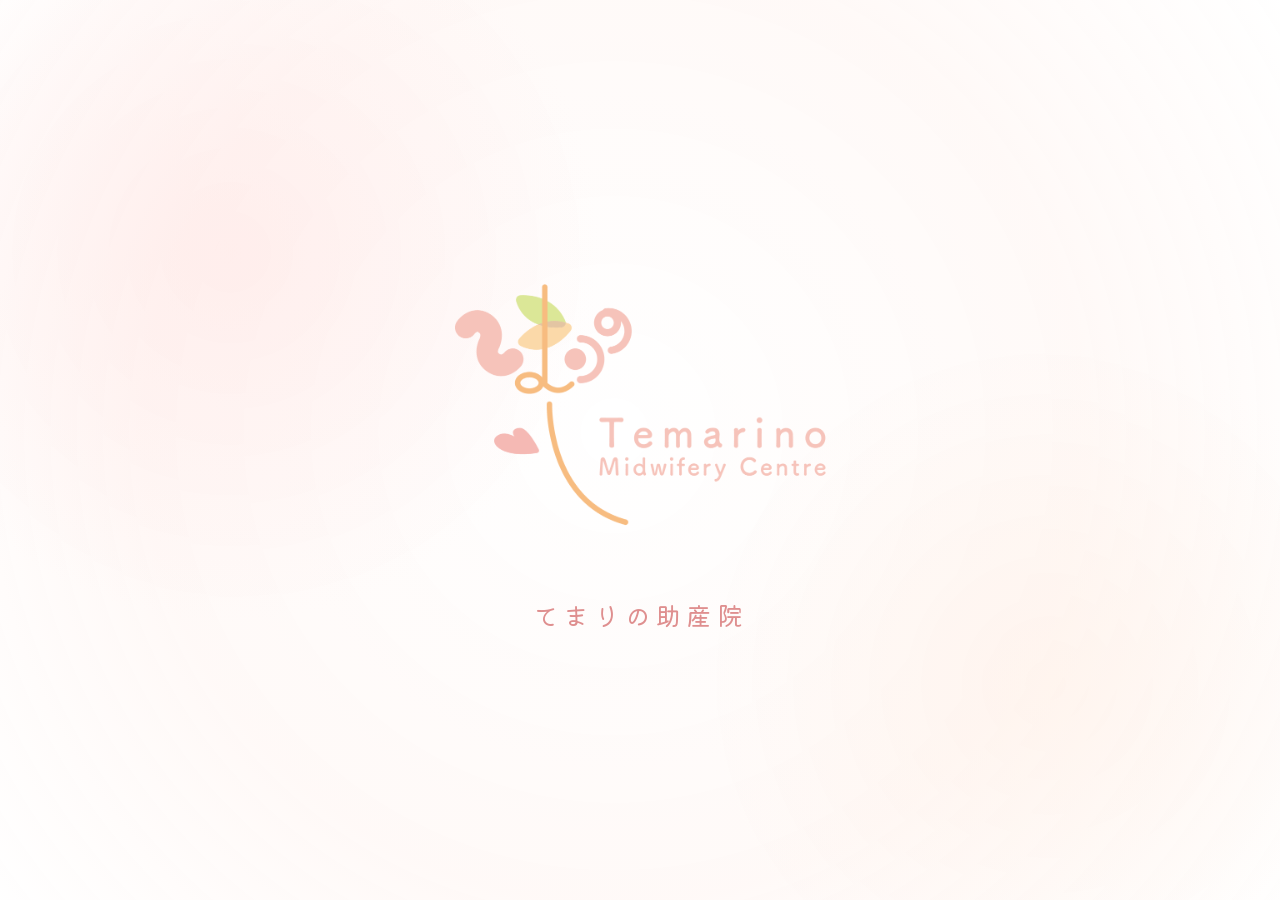
<file: index.html>
﻿<!doctype html>
<html lang="ja">
  <head>
    <meta charset="utf-8" />
    <meta content="width=device-width, initial-scale=1" name="viewport" />
    <title>てまりの助産院｜川崎市の訪問型産後ケア・助産師ベビーシッター</title>
    <script>
      (() => {
        const introSeenKey = "temarinoIntroSeen";

        try {
          if (sessionStorage.getItem(introSeenKey) !== "1") {
            window.location.replace("intro.html");
          }
        } catch (error) {
          // If sessionStorage is unavailable, keep the home page accessible.
        }
      })();
    </script>
    <!-- favicon -->
    <link href="asset/favicon.png" rel="icon" sizes="32x32" type="image/png" />
    <link
      href="asset/favicon.png"
      rel="icon"
      sizes="192x192"
      type="image/png"
    />
    <link href="asset/favicon.png" rel="apple-touch-icon" sizes="180x180" />
    <meta
      content="川崎市中原区・高津区、横浜市港北区（日吉・綱島）エリアの訪問型産後ケア・助産師ベビーシッター。武蔵小杉・元住吉・武蔵新城在住のママのご自宅に伺います。川崎市産後ケア委託事業対応。"
      name="description"
    />
    <link href="style.css" rel="stylesheet" />
    <link href="https://fonts.googleapis.com" rel="preconnect" />
    <link href="https://fonts.gstatic.com" rel="preconnect" />
    <link
      href="https://fonts.googleapis.com/css2?family=Kiwi+Maru&family=Klee+One&family=Zen+Maru+Gothic&display=swap"
      rel="stylesheet"
    />
    <link
      href="https://cdnjs.cloudflare.com/ajax/libs/font-awesome/6.5.1/css/all.min.css"
      rel="stylesheet"
    />

    <meta
      name="google-site-verification"
      content="gOUuvx9QCStr-gFSFIUsckKc7kjxBMcZHZkouKz28oE"
    />
  </head>
  <body class="index-page-body">
    <div class="site">
      <header class="header">
        <div class="header__inner">
          <a class="logo" href="index.html"
            ><img alt="てまりの助産院" src="asset/logo.png" />
            <div class="logo__title-group">
              <span class="logo__sub-name">訪問専門</span>
              <span class="logo__name">てまりの助産院</span>
            </div></a
          >
          <input class="menu-check" id="menu" type="checkbox" />
          <label class="menu-btn" for="menu"><span></span></label>
          <nav class="nav">
            <a href="index.html">Home</a>
            <a href="postpartum-care.html">産後ケア</a>
            <a href="babysitter.html">ベビーシッター</a>
            <a href="homecare.html">てまりのミカタ</a>
            <a href="about.html">Profile</a> <a href="voice.html">お客様の声</a>
            <a href="faq.html">FAQ</a>
            <a class="btn btn--small" href="contact.html">ご予約</a>
          </nav>
        </div>
      </header>
      <main>
        <section class="hero">
          <div class="hero__inner">
            <div class="hero__body">
              <p class="ribbon-title">川崎市産後ケア事業　委託助産院</p>
              <p class="hero__label">
                武蔵小杉・元住吉・川崎市の<span class="text-phrase"
                  >訪問型産後ケア</span
                >・<br />
                <span class="text-phrase">助産師ベビーシッター</span>
              </p>
              <h1 class="hero__title">
                <span class="hero__title-line">正解よりも</span>
                <span class="hero__title-line"
                  ><span class="accent">あなたらしい育児を</span></span
                >
              </h1>
              <div class="hero__line"></div>
              <p class="hero__copy">
                心をほどいて<br />
                前を向ける日のために
              </p>
              <div class="hero-achievements">
                <div class="hero-achievement">
                  <div class="laurel-frame">
                    <i class="fa-solid fa-user-nurse"></i>
                    <p class="hero-achievement__small">
                      <span class="text-phrase">助産師・保健師・看護師</span>
                    </p>
                    <p class="hero-achievement__large">
                      <span class="text-bold">延べ1,200組以上の</span><br />
                      訪問実績
                    </p>
                  </div>
                </div>
                <div class="hero-achievement">
                  <div class="laurel-frame">
                    <i class="fa-solid fa-house"></i>
                    <p
                      class="hero-achievement__large hero-achievement__large--sub"
                    >
                      3児の母でもある<br />
                      <span class="text-phrase">助産師</span>が<br />
                      ご自宅へ伺います
                    </p>
                  </div>
                </div>
              </div>
            </div>
            <div class="hero__visual">
              <div class="hero-photo-wrap">
                <div class="hero-photo-frame">
                  <img
                    alt="笑顔の女性助産師 院長 大角真梨子"
                    src="asset/hero2.jpg"
                  />
                </div>
                <span class="hero-ripple ripple-1"></span>
                <span class="hero-ripple ripple-2"></span>
                <span class="hero-ripple ripple-3"></span>
                <span class="hero-ripple ripple-4"></span>
                <span class="hero-ripple ripple-5"></span>
              </div>
            </div>
          </div>
        </section>
        <section class="worries section" id="worries">
          <div class="container">
            <h2 class="section-title section-title--center">
              こんなお悩みありませんか？
            </h2>
            <div class="worries__grid">
              <article class="worry-card">
                <img
                  alt="授乳や母乳の不安を表すイメージ"
                  src="asset/icon10.jpeg"
                />
                <h3>授乳や母乳のことが不安</h3>
                <p>
                  母乳が足りているか心配。<br />
                  うまく飲めているか不安。
                </p>
              </article>
              <article class="worry-card">
                <img
                  alt="赤ちゃんの寝かしつけの悩みを表すイメージ"
                  src="asset/icon11.jpeg"
                />
                <h3>寝かしつけに悩んでいる</h3>
                <p>
                  なかなか寝てくれない。<br />
                  夜泣きがつらい。
                </p>
              </article>
              <article class="worry-card">
                <img
                  alt="産後に休息を取りたい気持ちを表すイメージ"
                  src="asset/icon14.jpeg"
                />
                <h3>少し眠りたい・休みたい</h3>
                <p>
                  ゆっくり休める時間がほしい。<br />
                  心も体も休めたい。
                </p>
              </article>
              <article class="worry-card">
                <img
                  alt="育児情報に迷う様子を表すイメージ"
                  src="asset/icon12.jpeg"
                />
                <h3>育児情報が多すぎて迷う</h3>
                <p>
                  何が正しいのかわからず、<br />
                  情報に振り回されてしまう。
                </p>
              </article>
              <article class="worry-card">
                <img
                  alt="産後の体調や気持ちのつらさを表すイメージ"
                  src="asset/icon16.jpeg"
                />
                <h3>産後の体調や気持ちがつらい</h3>
                <p>
                  体の回復が進まない。<br />
                  気持ちが落ち込みやすい。
                </p>
              </article>
              <article class="worry-card">
                <img
                  alt="身近な相談先やサポートを求める様子のイメージ"
                  src="asset/icon15.jpeg"
                />
                <h3>行政サービスだけでは足りない</h3>
                <p>
                  もっと身近に相談できる場所や<br />
                  サポートがほしい。
                </p>
              </article>
            </div>
          </div>
        </section>
        <section class="temari-feature section section-transition">
          <div class="container">
            <div class="temari-feature__head">
              <h2 class="section-title section-title--center">
                <span>てまりの</span>だから、できること。
              </h2>
              <p class="temari-feature__lead">
                赤ちゃんだけでなく、<br class="sp-only" />
                お母さんの気持ちにも寄り添いながら、<br />
                ご家庭に合ったケアを一緒に考えます。
              </p>
            </div>
            <div class="temari-feature__grid">
              <article class="temari-feature__item">
                <div class="temari-feature__num">01</div>
                <div class="temari-feature__text">
                  <h3>
                    ご家庭に合った方法を、<br class="sp-only" />
                    一緒に考えます
                  </h3>
                  <p>
                    母乳かミルクか、抱っこの仕方や寝かしつけ。<br
                      class="sp-only"
                    />
                    育児に正解はひとつではありません。<br />
                    ご家族のペースに合わせて、<br class="sp-only" />
                    無理のない方法を一緒に考えます。
                  </p>
                </div>
              </article>
              <article class="temari-feature__item">
                <div class="temari-feature__num">02</div>
                <div class="temari-feature__text">
                  <h3>
                    相談も、お預かりも、<br class="sp-only" />
                    同じ助産師が担当します
                  </h3>
                  <p>
                    産後ケアで関わった助産師が、<br class="sp-only" />
                    そのままベビーシッターも担当できます。<br />
                    赤ちゃんのことを知っている人に<br class="sp-only" />
                    預けられる安心感があります。
                  </p>
                </div>
              </article>
              <article class="temari-feature__item">
                <div class="temari-feature__num">03</div>
                <div class="temari-feature__text">
                  <h3>
                    産後ケアが終わっても、<br class="sp-only" />
                    つながれます
                  </h3>
                  <p>
                    離乳食、夜泣き、仕事復帰など、<br class="sp-only" />
                    月齢が上がるたびに悩みは変わります。<br />
                    「また相談したい」と思ったとき、<br class="sp-only" />
                    続けて頼れる存在でいられることを、<br class="sp-only" />
                    大切にしています。
                  </p>
                </div>
              </article>
              <article class="temari-feature__item">
                <div class="temari-feature__num">04</div>
                <div class="temari-feature__text">
                  <h3>
                    赤ちゃんだけでなく、<br class="sp-only" />
                    お母さんのことも<br class="sp-only" />
                    大切にします
                  </h3>
                  <p>
                    「これでいいのかな」「なんとなくつらい」<br
                      class="sp-only"
                    />
                    そんな気持ちも話せる場所です。<br />
                    お母さんが少し楽になることが、<br class="sp-only" />
                    赤ちゃんへの一番のケアだと考えています。
                  </p>
                </div>
              </article>
              <div class="view-more-wrap">
                <a class="view-more-btn" href="voice.html"
                  ><span class="view-more-circle"><span>お客様の声</span></span>
                  <span class="view-more-line"></span
                ></a>
              </div>
            </div>
          </div>
        </section>
        <!-- 3択サービス案内ここから -->
        <section class="midwife-service-guide watercolor-guide">
          <div class="watercolor-guide__inner">
            <p class="watercolor-guide__small">
              どのサービスが合うか迷ったら･･･
            </p>
            <h2 class="section-title">あなたに合うサービスを選ぶ</h2>
            <div class="watercolor-guide__list">
              <a
                class="watercolor-card watercolor-card--pink"
                href="postpartum-care.html"
                ><span class="watercolor-card__icon"
                  ><i class="fa-solid fa-building-columns"></i
                ></span>
                <span class="watercolor-card__main">行政の補助を使いたい</span>
                <span class="watercolor-card__button">産後ケアへ →</span></a
              >
              <a
                class="watercolor-card watercolor-card--green"
                href="babysitter.html"
                ><span class="watercolor-card__icon"
                  ><i class="fa-regular fa-user"></i
                ></span>
                <span class="watercolor-card__main"
                  >外出・休息の時間がほしい</span
                >
                <span class="watercolor-card__button"
                  >ベビーシッターへ →</span
                ></a
              >
              <a
                class="watercolor-card watercolor-card--blue"
                href="homecare.html"
                ><span class="watercolor-card__icon"
                  ><i class="fa-regular fa-comment-dots"></i
                ></span>
                <span class="watercolor-card__main"
                  >産後ケアが終わった後も、相談したい</span
                >
                <span class="watercolor-card__button"
                  >てまりのミカタへ →</span
                ></a
              >
            </div>
            <div class="watercolor-guide__divider">
              <span></span>
              <img alt="区切り線に添えた花のあしらい" src="asset/flower4.png" />
              <span></span>
            </div>
            <div class="watercolor-guide__point">
              <div class="watercolor-guide__point-title">
                <i class="fa-regular fa-lightbulb"></i>
                <span>迷ったときのポイント</span>
              </div>
              <ul>
                <li>
                  行政の補助を活用したい方は<br class="sp-only" />
                  「産後ケア」がおすすめ
                </li>
                <li>
                  リフレッシュや休息の時間がほしい方は<br class="sp-only" />
                  「ベビーシッター」がおすすめ
                </li>
                <li>
                  相談やケアをじっくり受けたい方は<br class="sp-only" />
                  「てまりのミカタ」がおすすめ
                </li>
              </ul>
            </div>
          </div>
        </section>
        <section class="about-message section about-fade section-transition">
          <div class="container">
            <div class="magazine-menu__head">
              <h2 class="section-title section-title--center">
                メニュー・料金
              </h2>
              <p class="magazine-menu__lead">
                その日の気持ちやご家庭の状況に合わせて、<br class="sp-only" />
                必要なサポートをお選びいただけます。
              </p>
            </div>
            <div class="magazine-menu__grid">
              <article class="magazine-card" id="kawasaki-postpartum-care">
                <a class="magazine-card__link" href="postpartum-care.html">
                  <div class="magazine-card__image">
                    <img alt="助産師の写真" src="asset/midwife6.jpg" />
                  </div>
                  <div class="magazine-card__body">
                    <p class="magazine-card__number">01</p>
                    <p class="magazine-card__category">産後すぐのケアに</p>
                    <h3>産後ケア</h3>
                    <p class="magazine-card__text">
                      ご自宅で助産師の専門的なケアや育児相談を受けられるプランです。
                    </p>
                    <p class="magazine-card__price">
                      川崎市委託事業<br />
                      1〜5回目：2,500円 / 90分<br />
                      6〜7回目：5,000円 / 90分
                    </p>
                    <span class="magazine-card__more">詳しく見る　→</span>
                  </div></a
                >
              </article>
              <article class="magazine-card" id="babysitter">
                <a class="magazine-card__link" href="babysitter.html">
                  <div class="magazine-card__image">
                    <img alt="赤ちゃんの寝姿" src="asset/baby1.jpg" />
                  </div>
                  <div class="magazine-card__body">
                    <p class="magazine-card__number">02</p>
                    <p class="magazine-card__category">
                      赤ちゃんを預けたいときに
                    </p>
                    <h3>ベビーシッター</h3>
                    <p class="magazine-card__text">
                      少し眠りたい、外出したい、夫婦で休みたい時に、赤ちゃんを安心してお預かりします。
                    </p>
                    <p class="magazine-card__price">
                      2時間 8,000円<br />
                      3時間 11,500円<br />
                      延長30分 2,000円
                    </p>
                    <span class="magazine-card__more">詳しく見る　→</span>
                  </div></a
                >
              </article>
              <article class="magazine-card" id="home-visit-care">
                <a class="magazine-card__link" href="homecare.html">
                  <div class="magazine-card__image">
                    <img alt="ベビードレス" src="asset/baby_dress.jpg" />
                  </div>
                  <div class="magazine-card__body">
                    <p class="magazine-card__number">03</p>
                    <p class="magazine-card__category">
                      じっくり相談したいときに
                    </p>
                    <h3>てまりのミカタ⁠</h3>
                    <p class="magazine-card__text">
                      乳腺炎・断乳・卒乳・母乳相談など、目的に合わせて集中的にサポートします。
                    </p>
                    <p class="magazine-card__price">
                      6,000円 / 60分<br />
                      以降10分ごとに1,000円
                    </p>
                    <span class="magazine-card__more">詳しく見る　→</span>
                  </div></a
                >
              </article>
            </div>
          </div>
        </section>
        <section class="about-message section about-fade">
          <div class="container">
            <div class="about-message__box">
              <img
                alt="左側のユーカリの葉のあしらい"
                class="about-leaf about-leaf--left"
                src="asset/eucalyptus.png"
              />
              <img
                alt="右側のユーカリの葉のあしらい"
                class="about-leaf about-leaf--right"
                src="asset/eucalyptus.png"
              />
              <p class="about-label">Our Thought</p>
              <h2 class="section-title">
                助産師として<br class="sp-only" />
                大切にしていること
              </h2>
              <p>
                インターネットには多くの育児情報があふれていますが、
                情報が多すぎて<br />
                「何が自分にとって正解かわからない」<br class="sp-only" />
                と 不安になることも少なくありません。<br class="sp-only" />
              </p>
              <p>
                育児にたった一つの<br class="sp-only" />
                「正解」はありません。<br />
                てまりの助産院では<br class="sp-only" />
                一般論を押しつけるのではなく、<br />
                あなたと赤ちゃんのペースに合わせた<br class="sp-only" />
                やり方を一緒に考えていきます。<br class="sp-only" />
              </p>
              <p>
                授乳や母乳の不安、<br class="sp-only" />
                赤ちゃんの寝かしつけ、<br class="sp-only" />
                産後の体調のこと、<br class="sp-only" />
                誰かに話したかったこと。<br />
                <br class="sp-only" />
                ひとりで抱え込まないで、<br class="sp-only" />
                どうぞそのままの気持ちを<br class="sp-only" />
                聞かせてください。
              </p>
            </div>
            <div class="view-more-wrap">
              <a class="view-more-btn" href="about.html"
                ><span class="view-more-circle"
                  ><span>助産師</span> <span>紹介</span></span
                >
                <span class="view-more-line"></span
              ></a>
            </div>
          </div>
        </section>
        <section class="faq-reservation section" id="reservation">
          <section class="info-panels">
            <div class="info-panels__inner">
              <div class="info-card info-card--hours">
                <h2 class="info-card__title">診療時間</h2>
                <table class="info-hours-table">
                  <thead>
                    <tr>
                      <th></th>
                      <th>月</th>
                      <th>火</th>
                      <th>水</th>
                      <th>木</th>
                      <th>金</th>
                      <th>土</th>
                      <th>日・祝</th>
                    </tr>
                  </thead>
                  <tbody>
                    <tr>
                      <th><span>9:00-12:00</span></th>
                      <td>○</td>
                      <td>−</td>
                      <td>○</td>
                      <td>−</td>
                      <td>○</td>
                      <td>−</td>
                      <td>−</td>
                    </tr>
                    <tr>
                      <th><span>13:00-16:00</span></th>
                      <td>○</td>
                      <td>−</td>
                      <td>○</td>
                      <td>○</td>
                      <td>○</td>
                      <td>−</td>
                      <td>−</td>
                    </tr>
                  </tbody>
                </table>
                <p class="info-note">
                  ※ 産後ケアの訪問時間は上記時間内で<br class="sp-only" />
                  調整いたします。
                </p>
                <p class="info-note">
                  ※ ベビーシッターは要相談で時間外対応も可能です。
                </p>
              </div>
              <div class="container">
                <div class="contact-intro__box">
                  <p class="contact-label">Message</p>
                  <h2>ご予約について</h2>
                  <p>
                    てまりの助産院へのご相談・ご予約は、<br />
                    <span class="reservation-highlight-block"
                      >公式LINEより承っております。<br
                    /></span>
                    授乳や母乳のこと、<br class="sp-only" />
                    赤ちゃんの体重や発育のこと、<br />
                    産後の体調や育児の不安など、<br class="sp-only" />
                    どんな小さなお悩みでも大丈夫です。
                  </p>
                  <div class="contact-buttons">
                    <a
                      class="info-btn info-btn--line"
                      href="https://lin.ee/zsq3Qc5"
                      >公式LINEで相談する</a
                    >
                  </div>
                </div>
              </div>
            </div>
          </section>
        </section>
      </main>
      <a
        aria-label="公式LINEで予約する"
        class="floating-reserve-button"
        href="https://lin.ee/zsq3Qc5"
        rel="noopener noreferrer"
        target="_blank"
        ><img alt="ご予約はこちら" src="asset/button.png"
      /></a>
      <footer class="temari-flower-footer">
        <div class="footer-deco deco-1">
          <img alt="花のあしらい左" src="asset/footer-flower_left.png" />
        </div>
        <div class="footer-deco deco-2">
          <img alt="花のあしらい右" src="asset/footer-flower_right.png" />
        </div>
        <div class="footer-deco deco-3"></div>
        <div class="footer-deco deco-4"></div>
        <div class="temari-flower-footer__inner">
          <div class="footer-brand">
            <img alt="Temarino Maternity Centre" src="asset/logo.png" />
            <h2>てまりの助産院</h2>
          </div>
          <div class="footer-dot-line"></div>
          <h3 class="footer-hours-title"><span>✿</span> 診療時間のご案内</h3>
          <table class="flower-hours-table">
            <thead>
              <tr>
                <th>診療時間</th>
                <th>月</th>
                <th>火</th>
                <th>水</th>
                <th>木</th>
                <th>金</th>
                <th>土</th>
                <th>日・祝</th>
              </tr>
            </thead>
            <tbody>
              <tr>
                <th>9:00 - 12:00</th>
                <td>○</td>
                <td>−</td>
                <td>○</td>
                <td>−</td>
                <td>○</td>
                <td>−</td>
                <td>−</td>
              </tr>
              <tr>
                <th>13:00 - 16:00</th>
                <td>○</td>
                <td>−</td>
                <td>○</td>
                <td>○</td>
                <td>○</td>
                <td>−</td>
                <td>−</td>
              </tr>
            </tbody>
          </table>
          <ul class="footer-notice">
            <li>日曜・祝日は休診です。</li>
            <li>
              ご予約の空き状況や、メニューのご相談など、どうぞお気軽にお問い合わせください。
            </li>
          </ul>
          <div class="footer-contact-links">
            <a
              class="footer-contact-link"
              href="https://lin.ee/zsq3Qc5"
              rel="noopener noreferrer"
              target="_blank"
              ><span class="footer-icon footer-icon--line">LINE</span>
              <span>公式LINE</span></a
            >
            <a
              class="footer-contact-link"
              href="https://www.instagram.com/temarino.mw"
              ><span class="footer-icon footer-icon--instagram"
                ><i class="fab fa-instagram"></i
              ></span>
              <span>公式Instagram</span></a
            >
            <a
              class="footer-contact-link"
              href="mailto:temarinomariko@gmail.com"
              ><span class="footer-icon footer-icon--mail"
                ><i class="far fa-envelope"></i
              ></span>
              <span>メールでのお問い合わせ</span></a
            >
          </div>
        </div>
        <div class="footer-bottom-wave"></div>
        <div class="footer-bottom">
          <p>© てまりの助産院 All Rights Reserved.</p>
          <span></span> <a href="privacy.html">プライバシーポリシー</a>
        </div>
      </footer>
    </div>
    <button
      aria-label="メニューを開く"
      class="scroll-menu-button"
      type="button"
    >
      <span></span> <span></span> <span></span>
    </button>
    <div class="scroll-menu-panel">
      <a href="index.html">Home</a> <a href="postpartum-care.html">産後ケア</a>
      <a href="babysitter.html">ベビーシッター</a>
      <a href="homecare.html">てまりのミカタ</a>
      <a href="about.html">Profile</a> <a href="voice.html">お客様の声</a>
      <a href="faq.html">FAQ</a>
      <a class="btn btn--small" href="contact.html">ご予約</a>
    </div>
    <!-- トップへ戻るボタン -->
    <a aria-label="ページトップへ戻る" class="page-top-button" href="#">↑</a>
    <script src="script.js"></script>
  </body>
</html>
</file>
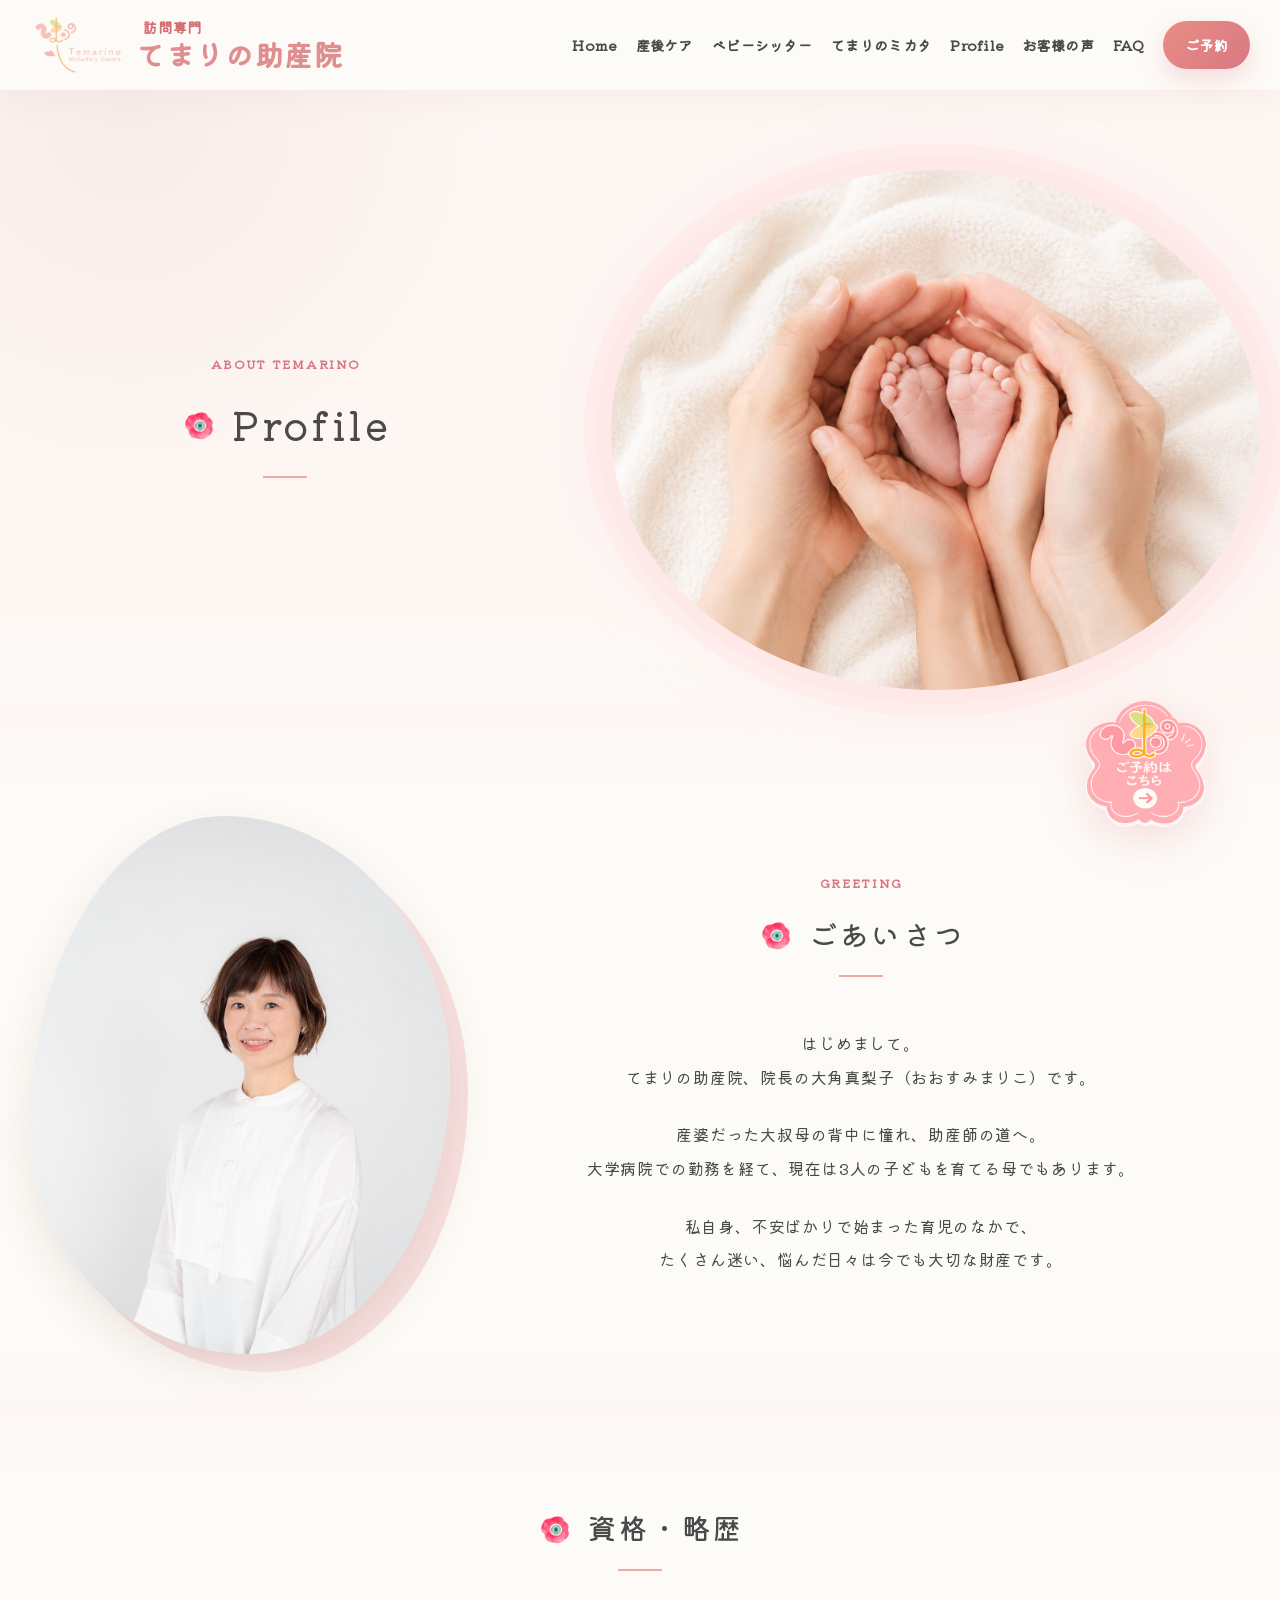
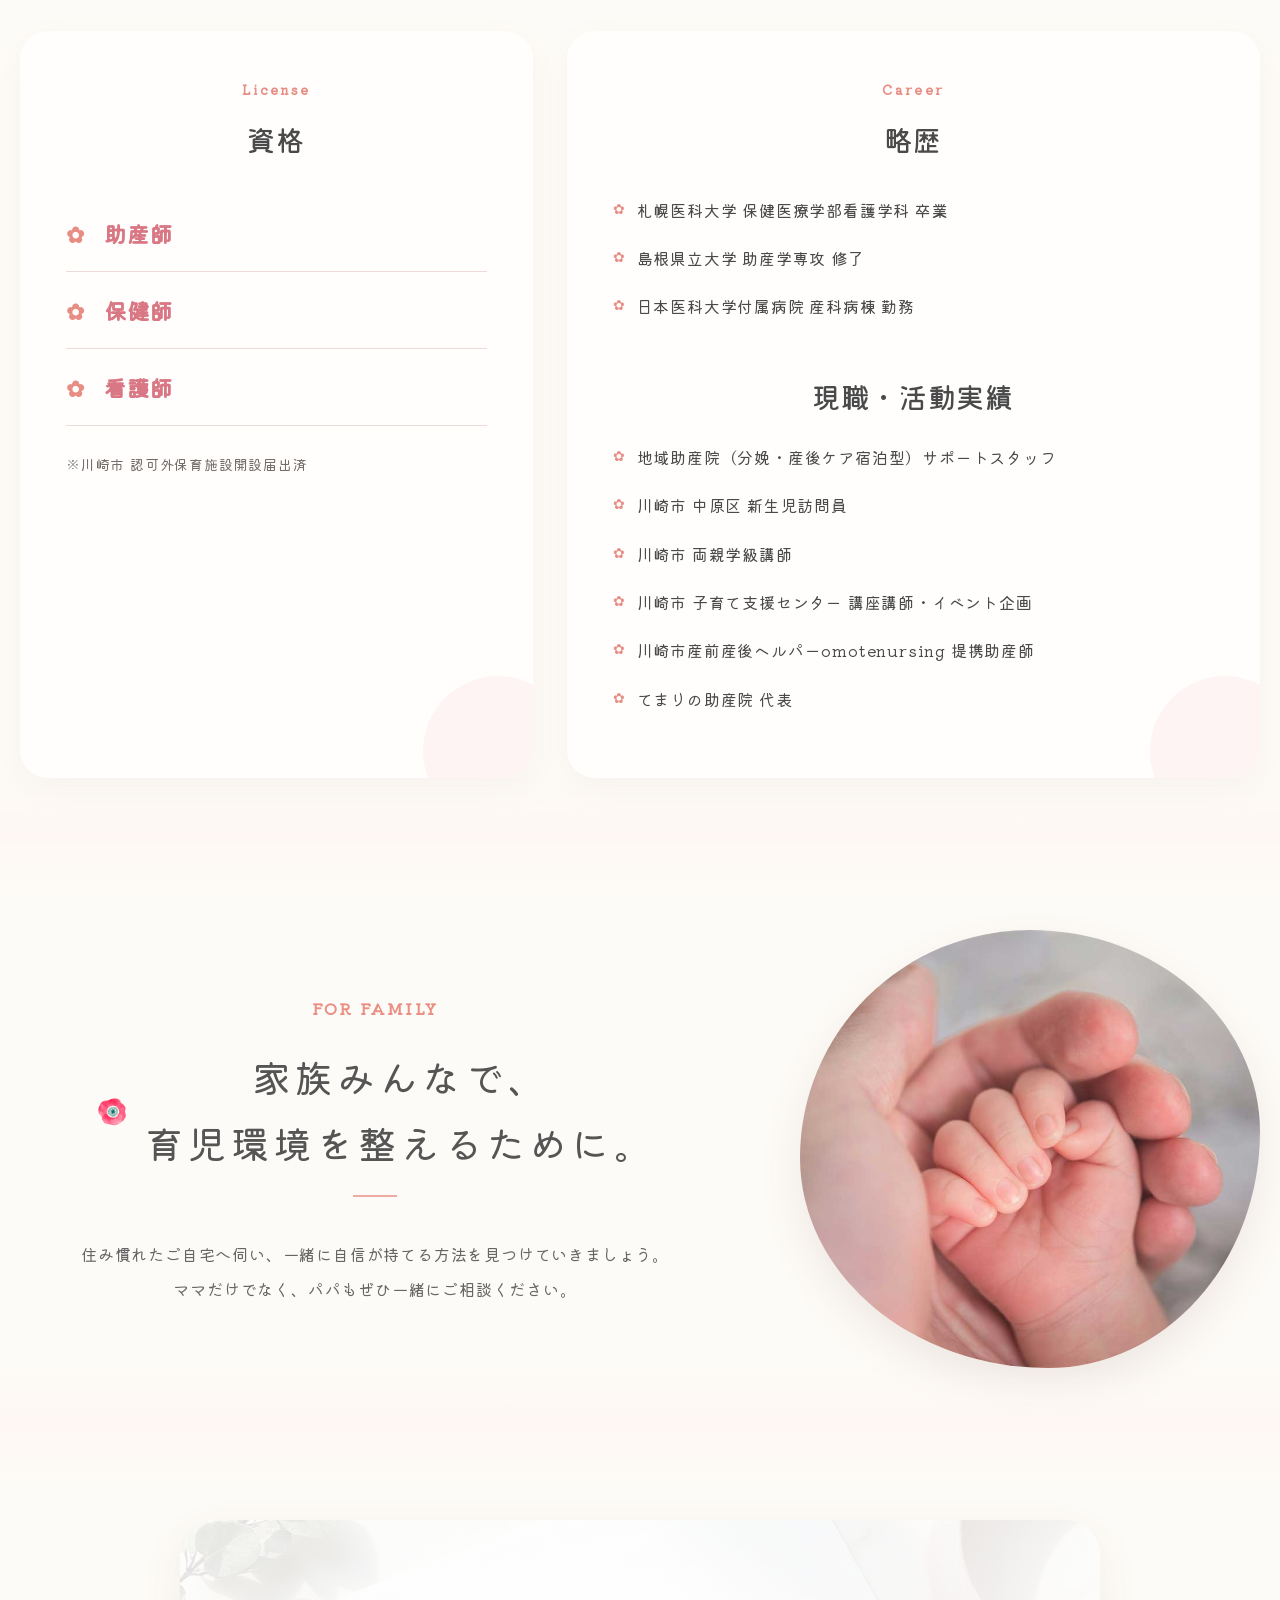
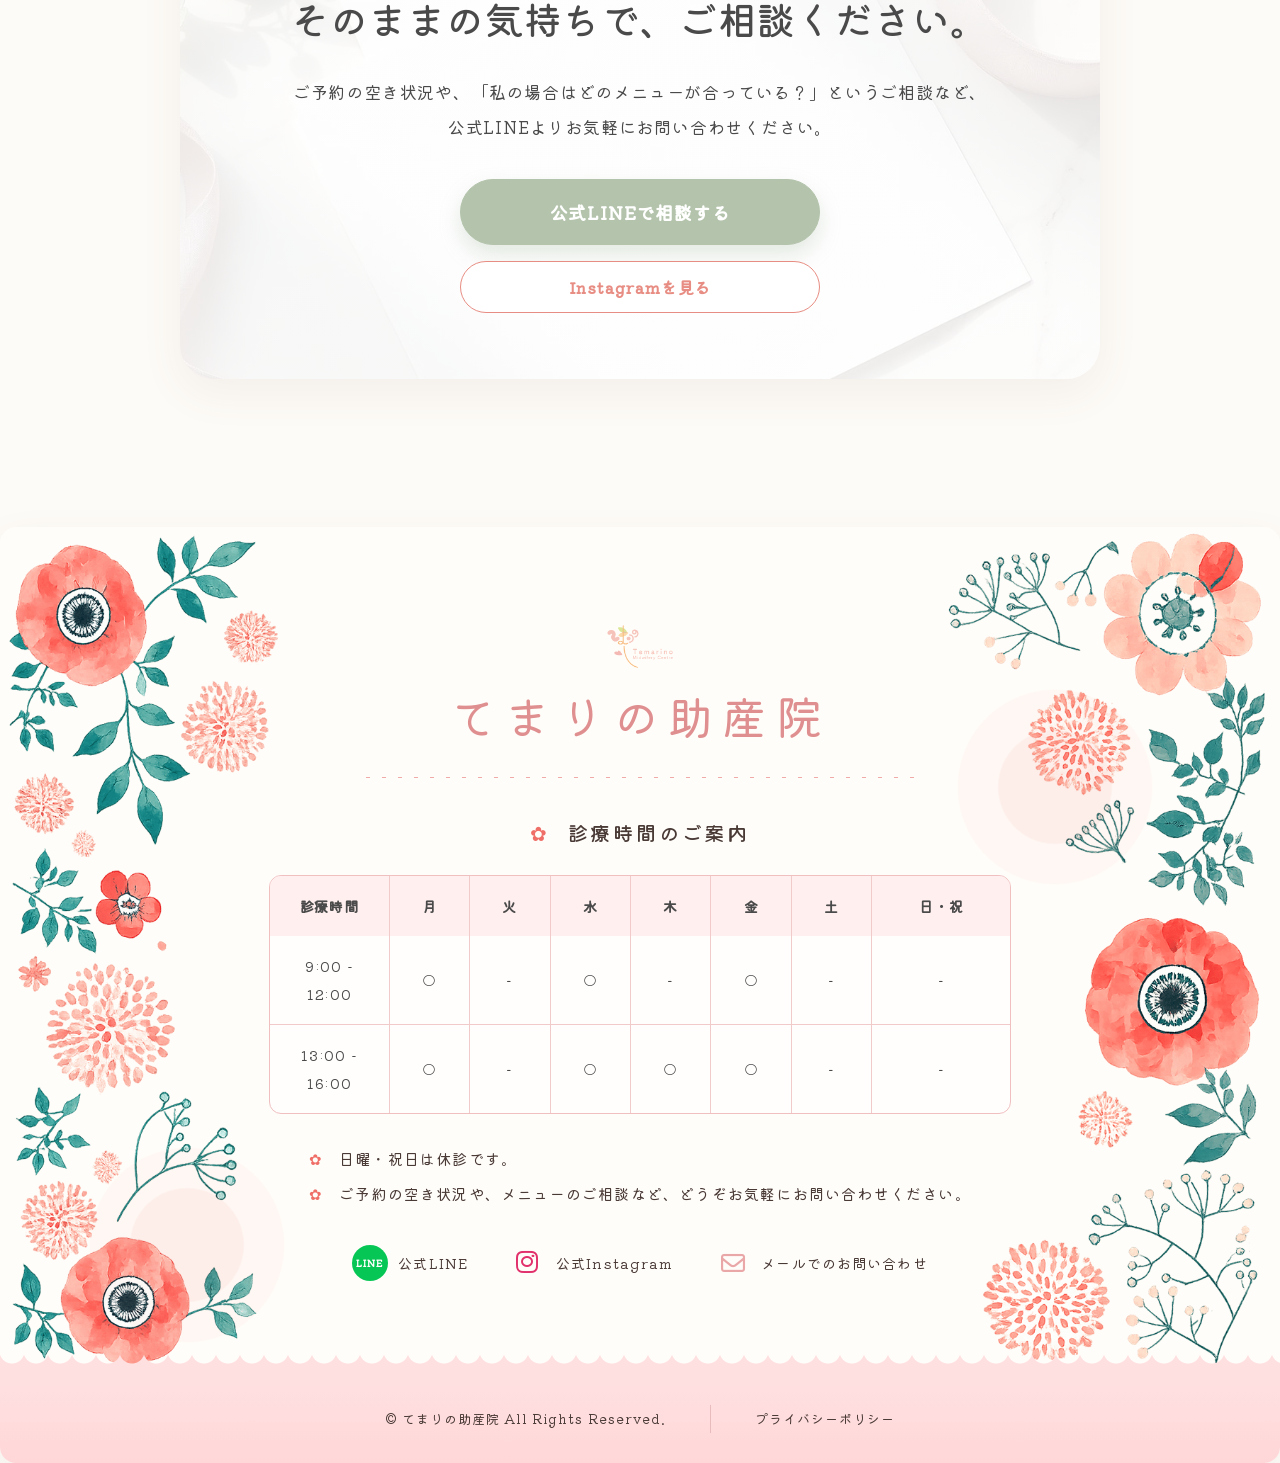
<file: about.html>
﻿<!doctype html>
<html lang="ja">
  <head>
    <meta charset="utf-8" />
    <meta name="viewport" content="width=device-width, initial-scale=1" />
    <title>Profile｜てまりの助産院</title>

    <!-- favicon -->
    <link rel="icon" type="image/png" sizes="32x32" href="asset/favicon.png" />
    <link
      rel="icon"
      type="image/png"
      sizes="192x192"
      href="asset/favicon.png"
    />
    <link rel="apple-touch-icon" sizes="180x180" href="asset/favicon.png" />

    <meta
      name="description"
      content="川崎市中原区・高津区、横浜市港北区（日吉・綱島）エリアの訪問型産後ケア・助産師ベビーシッター。武蔵小杉・元住吉・武蔵新城在住のママのご自宅に伺います。川崎市産後ケア委託事業対応。"
    />

    <meta
      name="description"
      content="てまりの助産院、院長 大角真梨子のごあいさつ・資格・略歴・助産師として大切にしている想いをご紹介します。"
    />

    <link rel="stylesheet" href="style.css" />

    <link rel="preconnect" href="https://fonts.googleapis.com" />
    <link rel="preconnect" href="https://fonts.gstatic.com" crossorigin />
    <link
      href="https://fonts.googleapis.com/css2?family=Kiwi+Maru&family=Klee+One&family=Zen+Maru+Gothic&display=swap"
      rel="stylesheet"
    />

    <link
      rel="stylesheet"
      href="https://cdnjs.cloudflare.com/ajax/libs/font-awesome/6.5.1/css/all.min.css"
    />
  </head>

  <body class="about-page-body">
    <div class="site">
      <header class="header">
        <div class="header__inner">
          <a href="index.html" class="logo">
            <img src="asset/logo.png" alt="てまりの助産院" />
            <div class="logo__title-group">
              <span class="logo__sub-name">訪問専門</span>
              <span class="logo__name">てまりの助産院</span>
            </div>
          </a>

          <input type="checkbox" id="menu" class="menu-check" />
          <label for="menu" class="menu-btn"><span></span></label>

          <nav class="nav">
            <a href="index.html">Home</a>
            <a href="postpartum-care.html">産後ケア</a>
            <a href="babysitter.html">ベビーシッター</a>
            <a href="homecare.html">てまりのミカタ</a>
            <a href="about.html">Profile</a>
            <a href="voice.html">お客様の声</a>
            <a href="faq.html">FAQ</a>
            <a href="contact.html" class="btn btn--small">ご予約</a>
          </nav>
        </div>
      </header>

      <main class="about-page">
        <section class="about-hero wave-section">
          <div class="container about-hero__inner">
            <div class="about-hero__text">
              <p class="about-label">About Temarino</p>

              <h1 class="section-title">Profile</h1>
            </div>
            <div class="about-hero__image">
              <img
                src="asset/baby_hand2.jpg"
                alt="赤ちゃんの足を両親の手で優しく包む様子"
              />
            </div>
          </div>
        </section>

        <section class="about-greeting section about-fade">
          <div class="container about-greeting__inner">
            <div class="about-greeting__image">
              <div class="about-photo-frame">
                <div class="about-photo-bg"></div>
                <img
                  src="asset/midwife1.JPG"
                  alt="てまりの助産院 院長 大角真梨子"
                />
              </div>
            </div>

            <div class="about-greeting__text">
              <p class="about-label">Greeting</p>
              <h2 class="section-title">ごあいさつ</h2>

              <p>
                はじめまして。<br />
                てまりの助産院、院長の大角真梨子<br
                  class="sp-only"
                />（おおすみまりこ）です。
              </p>

              <p>
                産婆だった大叔母の背中に憧れ、助産師の道へ。<br
                  class="sp-only"
                /><br />
                大学病院での勤務を経て、<br
                  class="sp-only"
                />現在は3人の子どもを育てる母でもあります。
              </p>

              <p>
                私自身、不安ばかりで始まった育児のなかで、<br
                  class="sp-only"
                /><br />
                たくさん迷い、悩んだ日々は<br
                  class="sp-only"
                />今でも大切な財産です。
              </p>
            </div>
          </div>
        </section>

        <section class="about-profile section about-fade">
          <div class="container">
            <h2 class="section-title section-title--center">資格・略歴</h2>

            <div class="about-profile__grid">
              <article class="about-card about-card--license">
                <p class="about-card__label">License</p>
                <h3>資格</h3>
                <ul>
                  <li>助産師</li>
                  <li>保健師</li>
                  <li>看護師</li>
                </ul>
                <p class="about-note">※川崎市 認可外保育施設開設届出済</p>
              </article>

              <article class="about-card about-card--career">
                <p class="about-card__label">Career</p>
                <h3>略歴</h3>

                <ol class="about-timeline">
                  <li>札幌医科大学 保健医療学部看護学科 卒業</li>
                  <li>島根県立大学 助産学専攻 修了</li>
                  <li>日本医科大学付属病院 産科病棟 勤務</li>
                  <h3>現職・活動実績</h3>
                  <li>
                    地域助産院（分娩・産後ケア宿泊型）<br
                      class="sp-only"
                    />サポートスタッフ
                  </li>
                  <li>川崎市 中原区 新生児訪問員</li>
                  <li>川崎市 両親学級講師</li>
                  <li>
                    川崎市 子育て支援センター 講座講師・<br
                      class="sp-only"
                    />イベント企画
                  </li>
                  <li>
                    川崎市産前産後ヘルパー<br class="sp-only" />omotenursing
                    提携助産師
                  </li>

                  <li>てまりの助産院 代表</li>
                </ol>
              </article>
            </div>
          </div>
        </section>

        <section class="about-family section about-fade">
          <div class="container about-family__inner">
            <div class="about-family__text">
              <p class="about-label">For Family</p>
              <h2 class="section-title">
                家族みんなで、<br />
                育児環境を整えるために。
              </h2>
              <p>
                住み慣れたご自宅へ伺い、<br
                  class="sp-only"
                />一緒に自信が持てる方法を見つけていきましょう。<br />
                ママだけでなく、<br
                  class="sp-only"
                />パパもぜひ一緒にご相談ください。
              </p>
            </div>
            <div class="about-family__image">
              <img src="asset/baby_hand1.jpg" alt="赤ちゃんの手を包む写真" />
            </div>
          </div>
        </section>

        <section id="reservation" class="about-cta section about-fade">
          <div class="container">
            <div class="about-cta__box">
              <h2>
                そのままの気持ちで、<br class="sp-only" />ご相談ください。
              </h2>
              <p>
                ご予約の空き状況や、<br
                  class="sp-only"
                />「私の場合はどのメニューが<br
                  class="sp-only"
                />合っている？」<br class="sp-only" />というご相談など、<br />
                公式LINEよりお気軽に<br class="sp-only" />お問い合わせください。
              </p>

              <div class="info-card__buttons about-cta__buttons">
                <a href="https://lin.ee/zsq3Qc5" class="info-btn info-btn--line"
                  >公式LINEで相談する</a
                >
                <a
                  href="https://www.instagram.com/temarino.mw"
                  class="info-btn info-btn--outline"
                  >Instagramを見る</a
                >
              </div>
            </div>
          </div>
        </section>
      </main>

      <a
        href="https://lin.ee/zsq3Qc5"
        class="floating-reserve-button"
        aria-label="公式LINEで予約する"
        target="_blank"
        rel="noopener noreferrer"
      >
        <img src="asset/button.png" alt="ご予約はこちら" />
      </a>

      <footer class="temari-flower-footer">
        <div class="footer-deco deco-1">
          <img src="asset/footer-flower_left.png" alt="花のあしらい左" />
        </div>

        <div class="footer-deco deco-2">
          <img src="asset/footer-flower_right.png" alt="花のあしらい右" />
        </div>
        <div class="footer-deco deco-3"></div>
        <div class="footer-deco deco-4"></div>

        <div class="temari-flower-footer__inner">
          <div class="footer-brand">
            <img src="asset/logo.png" alt="Temarino Maternity Centre" />
            <h2>てまりの助産院</h2>
          </div>

          <div class="footer-dot-line"></div>

          <h3 class="footer-hours-title"><span>✿</span> 診療時間のご案内</h3>

          <table class="flower-hours-table">
            <thead>
              <tr>
                <th>診療時間</th>
                <th>月</th>
                <th>火</th>
                <th>水</th>
                <th>木</th>
                <th>金</th>
                <th>土</th>
                <th>日・祝</th>
              </tr>
            </thead>
            <tbody>
              <tr>
                <th>9:00 - 12:00</th>
                <td>○</td>
                <td>−</td>
                <td>○</td>
                <td>−</td>
                <td>○</td>
                <td>−</td>
                <td>−</td>
              </tr>
              <tr>
                <th>13:00 - 16:00</th>
                <td>○</td>
                <td>−</td>
                <td>○</td>
                <td>○</td>
                <td>○</td>
                <td>−</td>
                <td>−</td>
              </tr>
            </tbody>
          </table>

          <ul class="footer-notice">
            <li>日曜・祝日は休診です。</li>
            <li>
              ご予約の空き状況や、メニューのご相談など、どうぞお気軽にお問い合わせください。
            </li>
          </ul>

          <div class="footer-contact-links">
            <a href="https://lin.ee/zsq3Qc5" class="footer-contact-link">
              <span class="footer-icon footer-icon--line">LINE</span>
              <span>公式LINE</span>
            </a>

            <a
              href="https://www.instagram.com/temarino.mw"
              class="footer-contact-link"
            >
              <span class="footer-icon footer-icon--instagram">
                <i class="fab fa-instagram"></i>
              </span>
              <span>公式Instagram</span>
            </a>

            <a
              href="mailto:temarinomariko@gmail.com"
              class="footer-contact-link"
            >
              <span class="footer-icon footer-icon--mail">
                <i class="far fa-envelope"></i>
              </span>
              <span>メールでのお問い合わせ</span>
            </a>
          </div>
        </div>

        <div class="footer-bottom-wave"></div>

        <div class="footer-bottom">
          <p>© てまりの助産院 All Rights Reserved.</p>
          <span></span>
          <a href="privacy.html">プライバシーポリシー</a>
        </div>
      </footer>
    </div>

    <button
      class="scroll-menu-button"
      type="button"
      aria-label="メニューを開く"
    >
      <span></span>
      <span></span>
      <span></span>
    </button>

    <div class="scroll-menu-panel">
      <a href="index.html">Home</a>
      <a href="postpartum-care.html">産後ケア</a>
      <a href="babysitter.html">ベビーシッター</a>
      <a href="homecare.html">てまりのミカタ</a>
      <a href="about.html">Profile</a>
      <a href="voice.html">お客様の声</a>
      <a href="faq.html">FAQ</a>
      <a href="contact.html" class="btn btn--small">ご予約</a>
    </div>

    <script src="script.js"></script>
  </body>
</html>
</file>
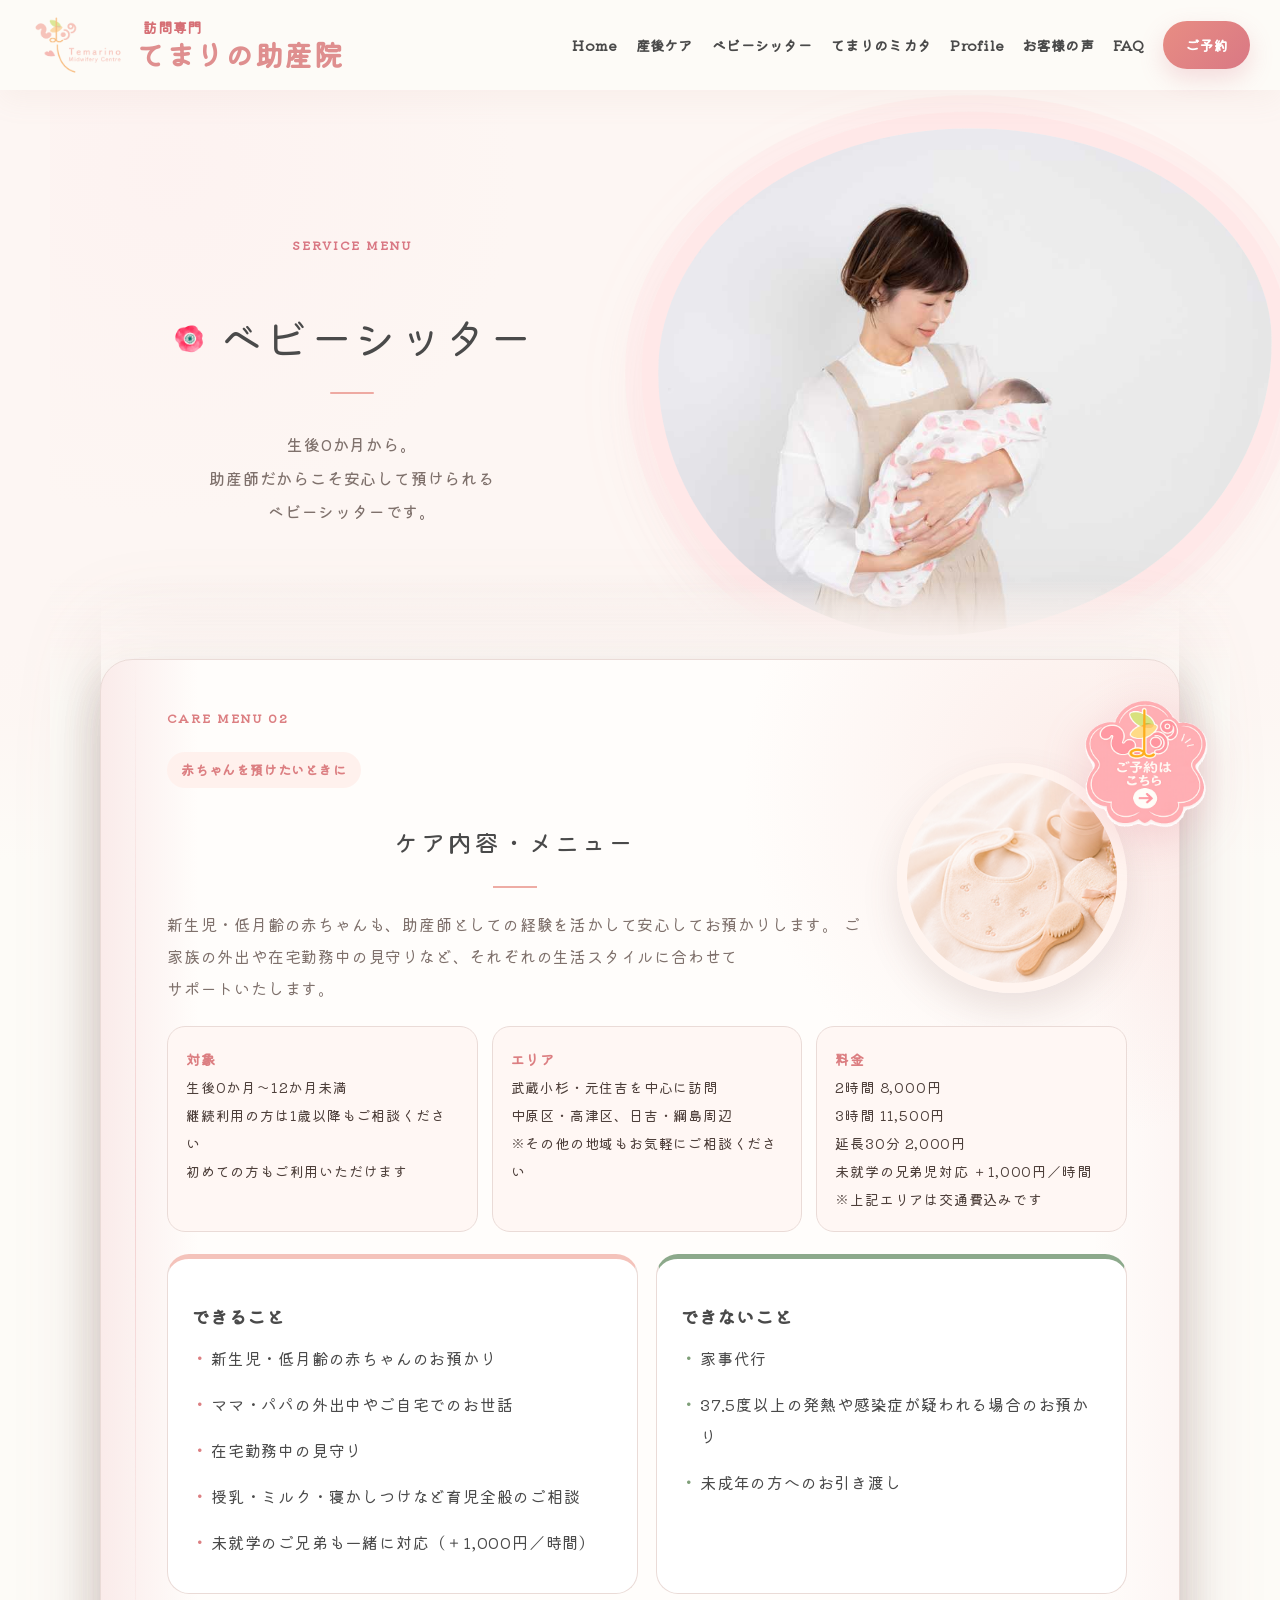
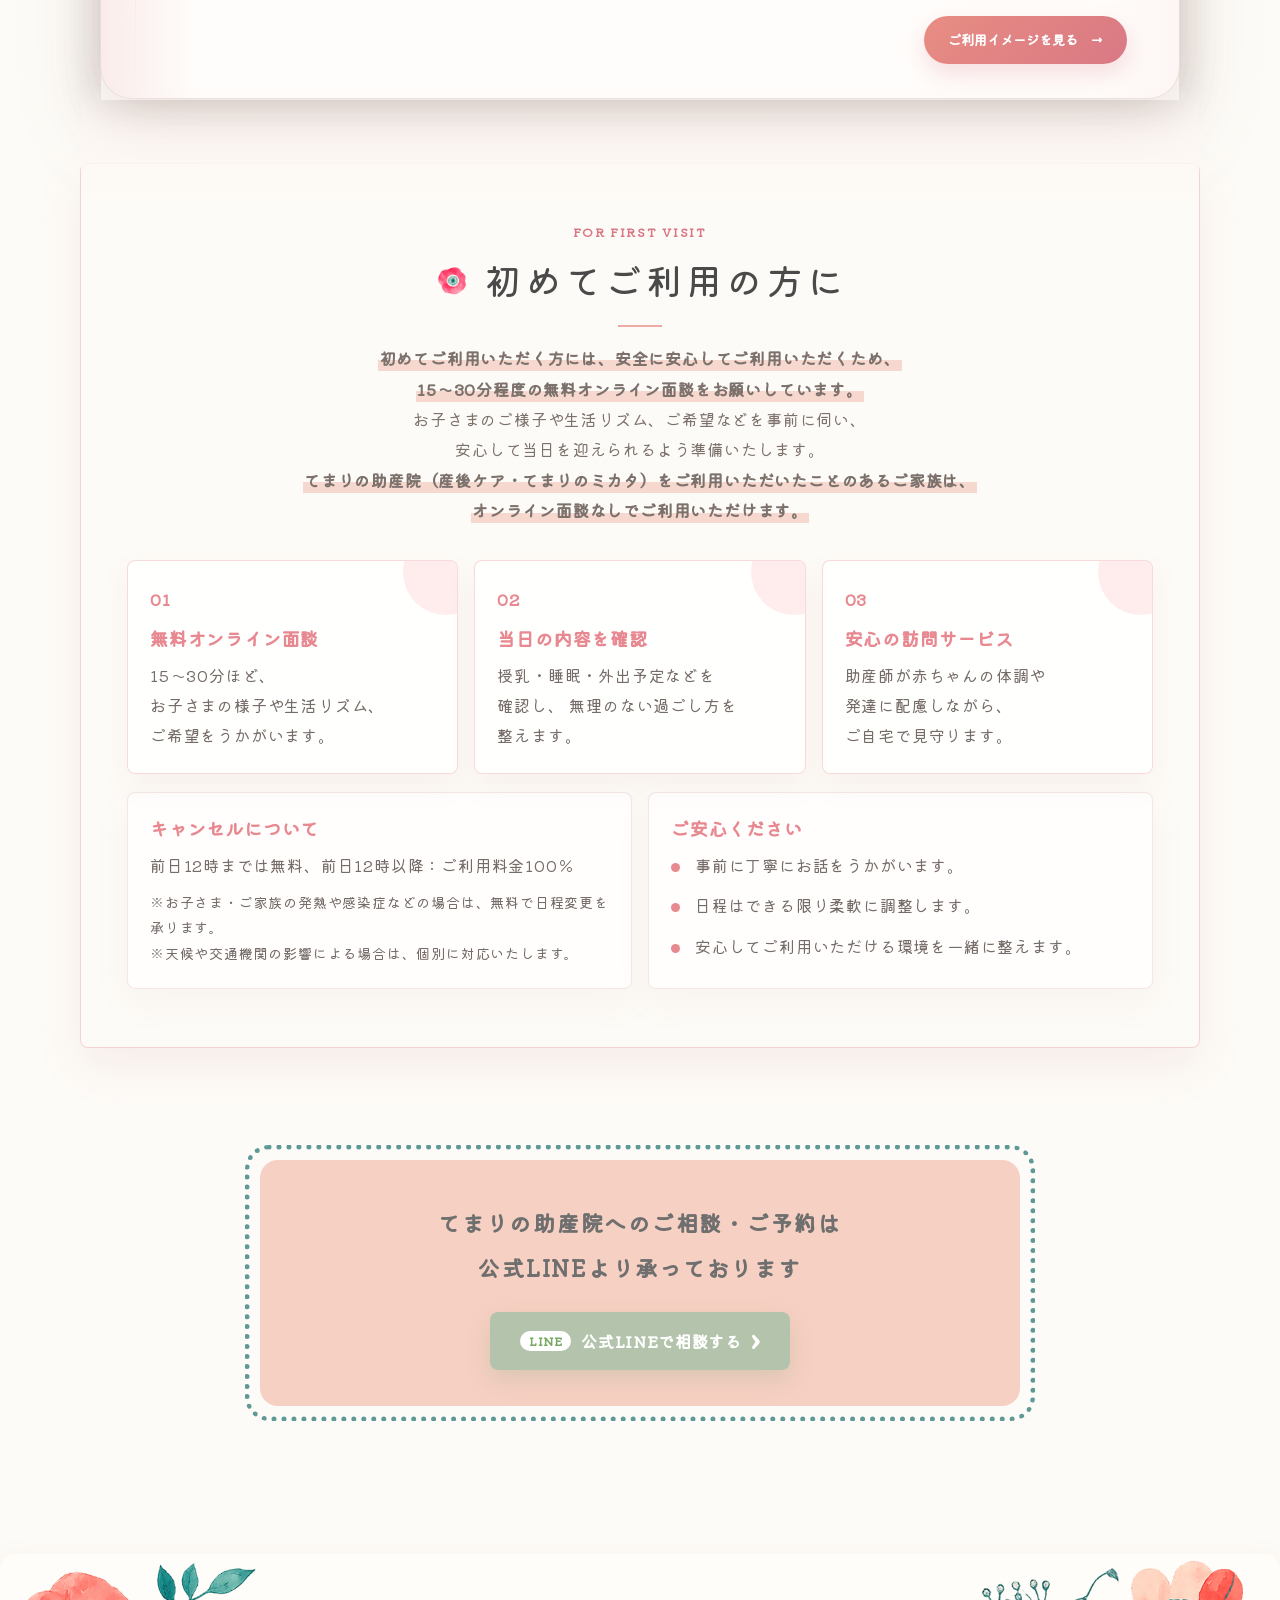
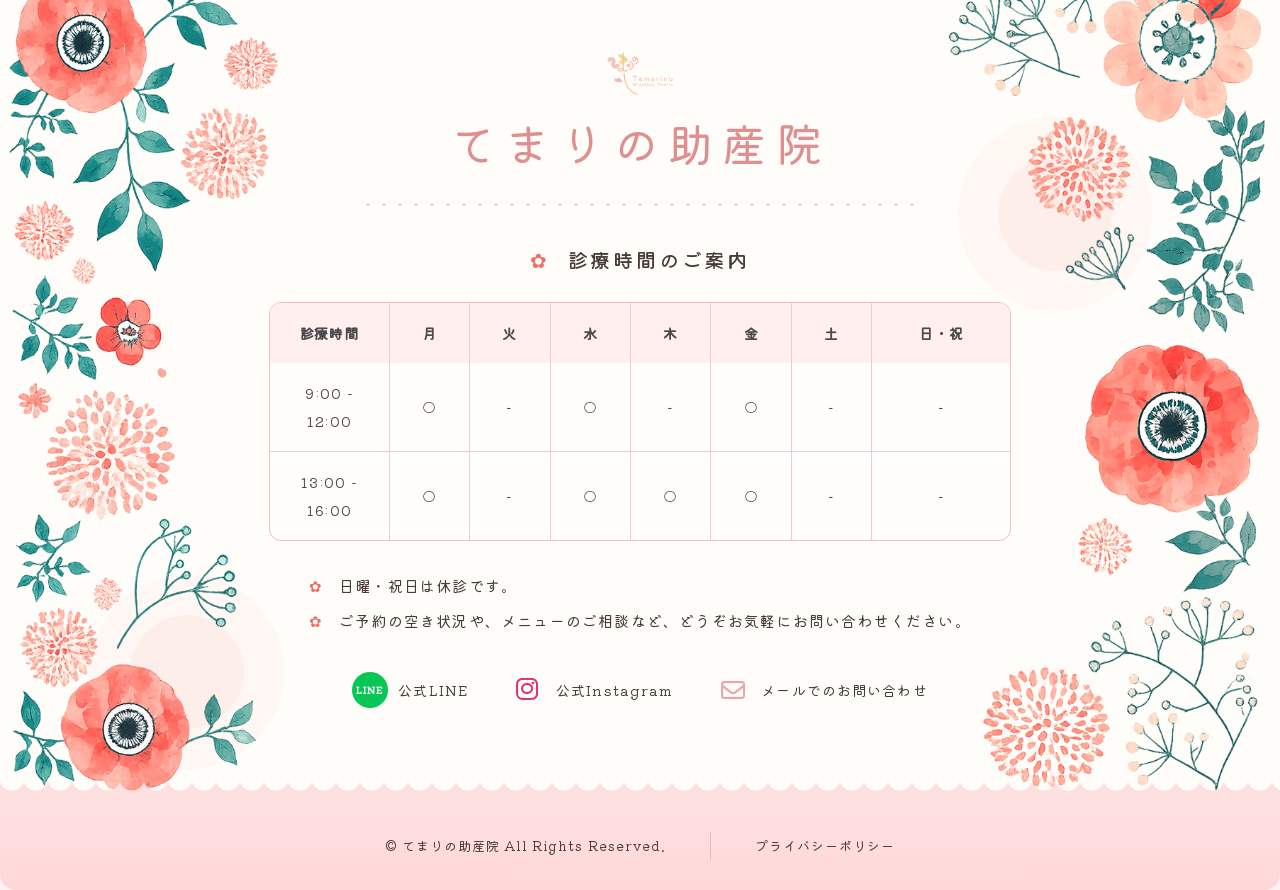
<file: babysitter.html>
﻿<!doctype html>
<html lang="ja">
  <head>
    <meta charset="utf-8" />
    <meta name="viewport" content="width=device-width, initial-scale=1" />
    <title>ベビーシッター | てまりの助産院</title>
    <!-- favicon -->
    <link rel="icon" type="image/png" sizes="32x32" href="asset/favicon.png" />
    <link
      rel="icon"
      type="image/png"
      sizes="192x192"
      href="asset/favicon.png"
    />
    <link rel="apple-touch-icon" sizes="180x180" href="asset/favicon.png" />

    <meta
      name="description"
      content="川崎市中原区・高津区、横浜市港北区（日吉・綱島）エリアの訪問型産後ケア・助産師ベビーシッター。武蔵小杉・元住吉・武蔵新城在住のママのご自宅に伺います。川崎市産後ケア委託事業対応。"
    />
    <link rel="stylesheet" href="style.css" />

    <link rel="preconnect" href="https://fonts.googleapis.com" />
    <link rel="preconnect" href="https://fonts.gstatic.com" crossorigin />
    <link
      href="https://fonts.googleapis.com/css2?family=Kiwi+Maru&family=Klee+One&family=Zen+Maru+Gothic&display=swap"
      rel="stylesheet"
    />

    <link
      rel="stylesheet"
      href="https://cdnjs.cloudflare.com/ajax/libs/font-awesome/6.5.1/css/all.min.css"
    />
  </head>

  <body class="babysitter-page-body">
    <div class="site">
      <header class="header">
        <div class="header__inner">
          <a href="index.html" class="logo">
            <img src="asset/logo.png" alt="てまりの助産院" />
            <div class="logo__title-group">
              <span class="logo__sub-name">訪問専門</span>
              <span class="logo__name">てまりの助産院</span>
            </div>
          </a>

          <input type="checkbox" id="menu" class="menu-check" />
          <label for="menu" class="menu-btn"><span></span></label>

          <nav class="nav">
            <a href="index.html">Home</a>
            <a href="postpartum-care.html">産後ケア</a>
            <a href="babysitter.html">ベビーシッター</a>
            <a href="homecare.html">てまりのミカタ</a>
            <a href="about.html">Profile</a>
            <a href="voice.html">お客様の声</a>
            <a href="faq.html">FAQ</a>
            <a href="contact.html" class="btn btn--small">ご予約</a>
          </nav>
        </div>
      </header>

      <main class="tm-service-page tm-single">
        <header class="tm-top-nav">
          <a class="tm-logo" href="index.html">
            <span class="tm-logo-mark"></span>
            <span>てまりの助産院</span>
          </a>

          <nav class="tm-nav-links" aria-label="サービスページ">
            <a href="postpartum-care.html">産後ケア</a>
            <a href="babysitter.html" class="active">ベビーシッター</a>
            <a href="homecare.html">てまりのミカタ</a>
          </nav>
        </header>

        <section class="tm-service-hero">
          <div class="tm-hero-copy">
            <p class="tm-eyebrow">Service Menu</p>
            <h1>ベビーシッター</h1>
            <p>
              生後0か月から。<br />
              <span class="text-phrase">助産師</span
              >だからこそ安心して預けられる<br /><span class="text-phrase"
                >ベビーシッター</span
              >です。
            </p>
          </div>

          <div class="tm-hero-image">
            <img src="asset/midwife7.JPG" alt="助産師が赤ちゃんを見守る様子" />
          </div>
        </section>

        <section class="tm-bookshelf">
          <article class="tm-book-card active">
            <div class="tm-book" data-book>
              <div class="tm-book-spine"></div>

              <div class="tm-page tm-front">
                <div class="tm-curl-layer"></div>
                <div class="tm-curl-layer layer2"></div>
                <div class="tm-curl-layer layer3"></div>

                <div class="tm-page-inner">
                  <p class="tm-page-kicker">Care Menu 02</p>

                  <div class="tm-book-head">
                    <div>
                      <span class="tm-badge">赤ちゃんを預けたいときに</span>
                      <h2>ケア内容・メニュー</h2>
                      <p>
                        新生児・低月齢の赤ちゃんも、<br
                          class="sp-only"
                        />助産師としての経験を活かして<br
                          class="sp-only"
                        />安心してお預かりします。<br class="sp-only" />
                        ご家族の外出や在宅勤務中の見守りなど、<br
                          class="sp-only"
                        />それぞれの生活スタイルに合わせて<br />サポートいたします。
                      </p>
                    </div>

                    <img
                      src="asset/bib.png"
                      alt="ベビーシッターのケア内容を表すスタイのイラスト"
                      class="tm-midwife-img"
                    />
                  </div>

                  <div class="tm-info-row">
                    <div>
                      <b>対象</b>
                      <span>
                        生後0か月〜12か月未満<br />
                        継続利用の方は1歳以降もご相談ください<br />
                        初めての方もご利用いただけます
                      </span>
                    </div>

                    <div>
                      <b>エリア</b>
                      <span>
                        武蔵小杉・元住吉を中心に訪問<br />
                        中原区・高津区、日吉・綱島周辺<br />
                        ※その他の地域もお気軽にご相談ください
                      </span>
                    </div>

                    <div>
                      <b>料金</b>
                      <span>
                        2時間 8,000円<br />
                        3時間 11,500円<br />
                        延長30分 2,000円<br />
                        未就学の兄弟児対応 ＋1,000円／時間
                        <br />
                        ※上記エリアは交通費込みです
                      </span>
                    </div>
                  </div>

                  <div class="tm-list-row">
                    <section class="tm-list-card can">
                      <h3>できること</h3>
                      <ul>
                        <li>新生児・低月齢の赤ちゃんのお預かり</li>
                        <li>ママ・パパの外出中やご自宅でのお世話</li>
                        <li>在宅勤務中の見守り</li>
                        <li>授乳・ミルク・寝かしつけなど育児全般のご相談</li>
                        <li>未就学のご兄弟も一緒に対応（＋1,000円／時間）</li>
                      </ul>
                    </section>

                    <section class="tm-list-card cannot">
                      <h3>できないこと</h3>
                      <ul>
                        <li>家事代行</li>
                        <li>
                          37.5度以上の発熱や感染症が疑われる場合のお預かり
                        </li>
                        <li>未成年の方へのお引き渡し</li>
                      </ul>
                    </section>
                  </div>

                  <button
                    class="tm-button flip pc-only"
                    type="button"
                    data-flip="next"
                  >
                    ご利用イメージを見る <span>→</span>
                  </button>

                  <details class="tm-course-accordion">
                    <summary>ご利用イメージを見る <span>→</span></summary>

                    <div class="tm-course-panel">
                      <div class="tm-page-inner tm-course">
                        <p class="tm-page-kicker">Model Course</p>
                        <h2>ご利用イメージ</h2>

                        <ol class="tm-timeline">
                          <li>
                            <span>01</span>ご希望やお子さまの様子を<br
                              class="sp-only"
                            />お伺いします
                          </li>
                          <li>
                            <span>02</span>当日の流れや過ごし方を<br
                              class="sp-only"
                            />一緒に確認します
                          </li>
                          <li>
                            <span>03</span>ご希望に合わせて、<br
                              class="sp-only"
                            />お子さまをお預かりします
                          </li>
                          <li>
                            <span>04</span>お迎え時に、ご様子や<br
                              class="sp-only"
                            />気づいたことを<br class="sp-only" />お伝えします
                          </li>
                        </ol>

                        <div class="tm-note">
                          初めてご利用の方は、事前に15〜30分ほどの無料オンライン面談をお願いしています。
                        </div>
                      </div>
                    </div>
                  </details>
                </div>
              </div>

              <div class="tm-page tm-back">
                <div class="tm-page-inner tm-course">
                  <p class="tm-page-kicker">Model Course</p>
                  <h2>ご利用イメージ</h2>
                  <p>ママが美容院や通院、休息に使える3時間コース。</p>

                  <ol class="tm-timeline">
                    <li>
                      <span>01</span>ご希望やお子さまの様子を<br
                        class="sp-only"
                      />お伺いします
                    </li>
                    <li>
                      <span>02</span>当日の流れや過ごし方を<br
                        class="sp-only"
                      />一緒に確認します
                    </li>
                    <li>
                      <span>03</span>ご希望に合わせて、<br
                        class="sp-only"
                      />お子さまをお預かりします
                    </li>
                    <li>
                      <span>04</span>お迎え時に、ご様子や<br
                        class="sp-only"
                      />気づいたことを<br class="sp-only" />お伝えします
                    </li>
                  </ol>

                  <div class="tm-note">
                    初めてご利用の方は、事前に15〜30分ほどの無料オンライン面談をお願いしています。
                  </div>

                  <div class="tm-back-btn-wrap">
                    <button
                      type="button"
                      class="tm-button flip"
                      data-flip="prev"
                    >
                      ケア内容に戻る <span>↩</span>
                    </button>
                  </div>
                </div>
              </div>
            </div>
          </article>
        </section>

        <section class="first-guide" aria-labelledby="first-guide-title">
          <div class="first-guide__intro">
            <p class="eyebrow">FOR FIRST VISIT</p>
            <h2 id="first-guide-title">初めてご利用の方に</h2>
            <p>
              <span class="first-guide-highlight"
                >初めてご利用いただく方には、<br
                  class="sp-only"
                />安全に安心してご利用いただくため、<br />15〜30分程度の無料オンライン面談を<br
                  class="sp-only"
                />お願いしています。</span
              ><br />
              お子さまのご様子や生活リズム、<br
                class="sp-only"
              />ご希望などを事前に伺い、<br />
              安心して当日を迎えられるよう準備いたします。<br />
              <span class="first-guide-highlight"
                >てまりの助産院（産後ケア・てまりのミカタ）<br
                  class="sp-only"
                />をご利用いただいたことのあるご家族は、<br />オンライン面談なしでご利用いただけます。</span
              >
            </p>
          </div>

          <div class="guide-flow">
            <article>
              <span>01</span>
              <h3>無料オンライン面談</h3>
              <p>
                15〜30分ほど、<br />
                お子さまの様子や生活リズム、<br />
                ご希望をうかがいます。
              </p>
            </article>

            <article>
              <span>02</span>
              <h3>当日の内容を確認</h3>
              <p>
                授乳・睡眠・外出予定などを<br />確認し、 無理のない過ごし方を<br />整えます。
              </p>
            </article>

            <article>
              <span>03</span>
              <h3>安心の訪問サービス</h3>
              <p>
                助産師が赤ちゃんの体調や<br />発達に<br
                  class="sp-only"
                />配慮しながら、<br />
                ご自宅で見守ります。
              </p>
            </article>
          </div>

          <div class="guide-notes">
            <section>
              <h3>キャンセルについて</h3>
              <p>
                前日12時までは無料、<br
                  class="sp-only"
                />前日12時以降：ご利用料金100％
              </p>
              <small>
                ※お子さま・ご家族の発熱や感染症などの場合は、無料で日程変更を承ります。<br />
                ※天候や交通機関の影響による場合は、個別に対応いたします。
              </small>
            </section>

            <section>
              <h3>ご安心ください</h3>
              <ul>
                <li>事前に丁寧にお話をうかがいます。</li>
                <li>日程はできる限り柔軟に調整します。</li>
                <li>安心してご利用いただける環境を一緒に整えます。</li>
              </ul>
            </section>
          </div>
        </section>

        <section class="faq-contact">
          <div class="dot-frame-message">
            <p>
              <span class="reservation-highlight-block"
                ><span class="line-message-row"
                  >てまりの助産院へのご相談・ご予約は</span
                ><span class="line-message-row"
                  ><br />公式LINEより承っております</span
                ></span
              >
            </p>

            <a
              href="https://lin.ee/zsq3Qc5"
              class="postnatal-flow__line"
              target="_blank"
              rel="noopener noreferrer"
            >
              <span>LINE</span>
              公式LINEで相談する
              <b>›</b>
            </a>
          </div>
        </section>
      </main>

      <a
        href="https://lin.ee/zsq3Qc5"
        class="floating-reserve-button"
        aria-label="公式LINEで予約する"
        target="_blank"
        rel="noopener noreferrer"
      >
        <img src="asset/button.png" alt="ご予約はこちら" />
      </a>

      <footer class="temari-flower-footer">
        <div class="footer-deco deco-1">
          <img src="asset/footer-flower_left.png" alt="花のあしらい左" />
        </div>

        <div class="footer-deco deco-2">
          <img src="asset/footer-flower_right.png" alt="花のあしらい右" />
        </div>
        <div class="footer-deco deco-3"></div>
        <div class="footer-deco deco-4"></div>

        <div class="temari-flower-footer__inner">
          <div class="footer-brand">
            <img src="asset/logo.png" alt="Temarino Maternity Centre" />
            <h2>てまりの助産院</h2>
          </div>

          <div class="footer-dot-line"></div>

          <h3 class="footer-hours-title"><span>✿</span> 診療時間のご案内</h3>

          <table class="flower-hours-table">
            <thead>
              <tr>
                <th>診療時間</th>
                <th>月</th>
                <th>火</th>
                <th>水</th>
                <th>木</th>
                <th>金</th>
                <th>土</th>
                <th>日・祝</th>
              </tr>
            </thead>
            <tbody>
              <tr>
                <th>9:00 - 12:00</th>
                <td>○</td>
                <td>−</td>
                <td>○</td>
                <td>−</td>
                <td>○</td>
                <td>−</td>
                <td>−</td>
              </tr>
              <tr>
                <th>13:00 - 16:00</th>
                <td>○</td>
                <td>−</td>
                <td>○</td>
                <td>○</td>
                <td>○</td>
                <td>−</td>
                <td>−</td>
              </tr>
            </tbody>
          </table>

          <ul class="footer-notice">
            <li>日曜・祝日は休診です。</li>
            <li>
              ご予約の空き状況や、メニューのご相談など、どうぞお気軽にお問い合わせください。
            </li>
          </ul>

          <div class="footer-contact-links">
            <a href="https://lin.ee/zsq3Qc5" class="footer-contact-link">
              <span class="footer-icon footer-icon--line">LINE</span>
              <span>公式LINE</span>
            </a>

            <a
              href="https://www.instagram.com/temarino.mw"
              class="footer-contact-link"
            >
              <span class="footer-icon footer-icon--instagram">
                <i class="fab fa-instagram"></i>
              </span>
              <span>公式Instagram</span>
            </a>

            <a
              href="mailto:temarinomariko@gmail.com"
              class="footer-contact-link"
            >
              <span class="footer-icon footer-icon--mail">
                <i class="far fa-envelope"></i>
              </span>
              <span>メールでのお問い合わせ</span>
            </a>
          </div>
        </div>

        <div class="footer-bottom-wave"></div>

        <div class="footer-bottom">
          <p>© てまりの助産院 All Rights Reserved.</p>
          <span></span>
          <a href="privacy.html">プライバシーポリシー</a>
        </div>
      </footer>
    </div>

    <button
      class="scroll-menu-button"
      type="button"
      aria-label="メニューを開く"
    >
      <span></span>
      <span></span>
      <span></span>
    </button>

    <div class="scroll-menu-panel">
      <a href="index.html">Home</a>
      <a href="postpartum-care.html">産後ケア</a>
      <a href="babysitter.html">ベビーシッター</a>
      <a href="homecare.html">てまりのミカタ</a>
      <a href="about.html">Profile</a>
      <a href="voice.html">お客様の声</a>
      <a href="faq.html">FAQ</a>
      <a href="contact.html" class="btn btn--small">ご予約</a>
    </div>

    <!-- トップへ戻るボタン -->
    <a href="#" class="page-top-button" aria-label="ページトップへ戻る"> ↑ </a>

    <script src="script.js"></script>
  </body>
</html>
</file>
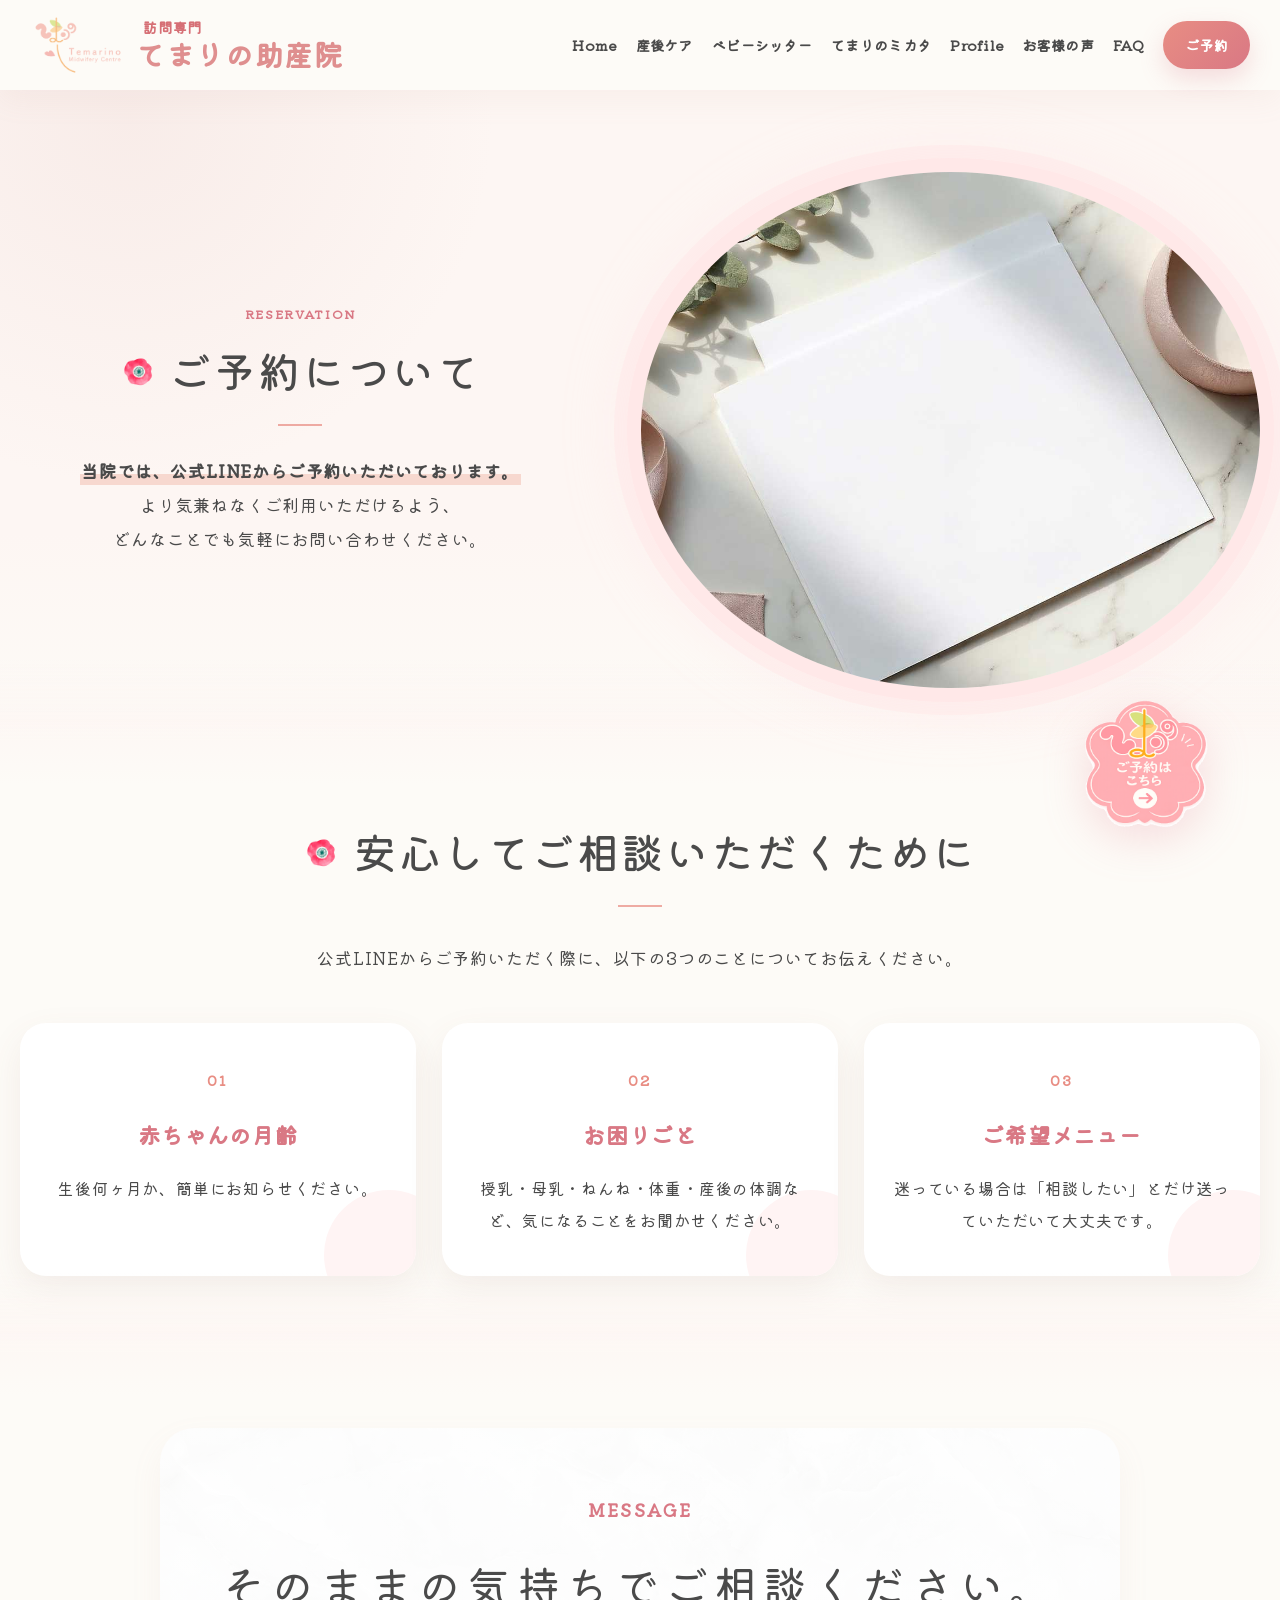
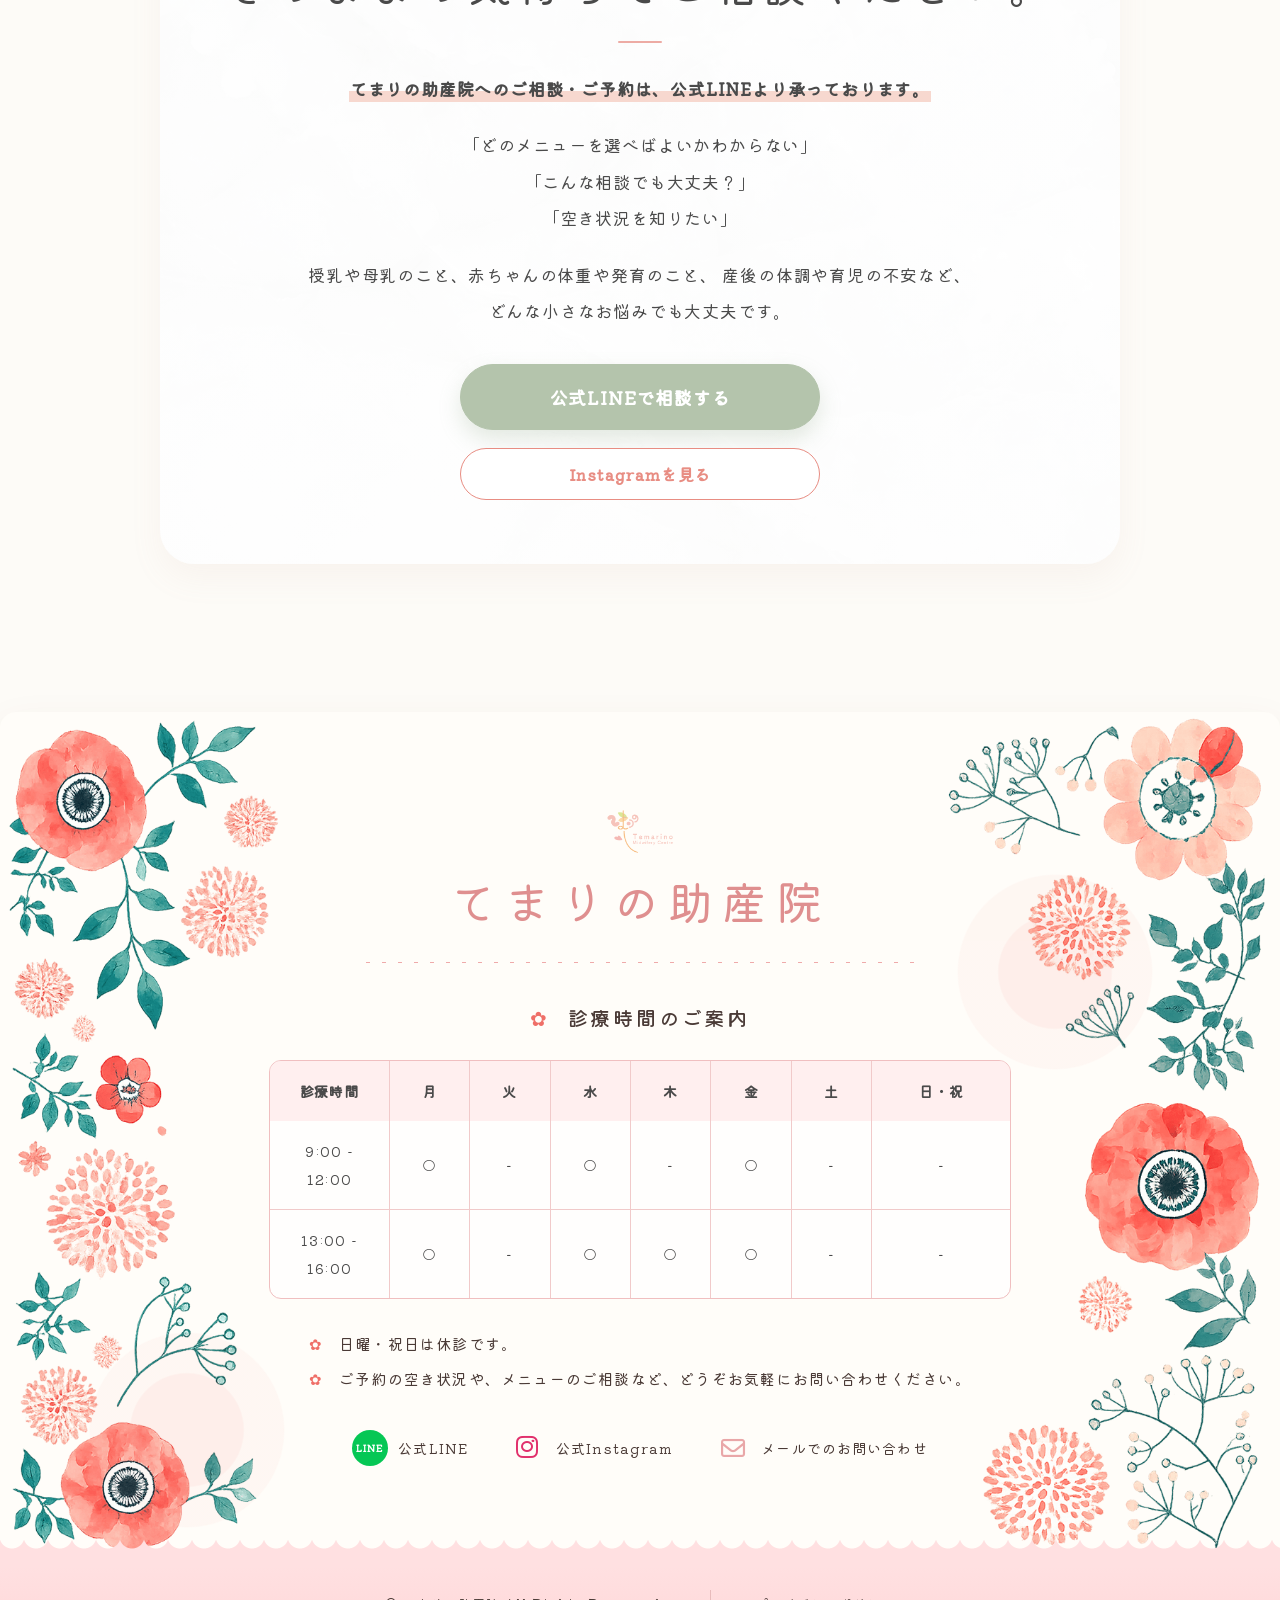
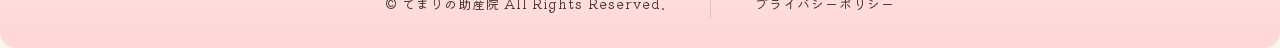
<file: contact.html>
﻿<!doctype html>
<html lang="ja">
  <head>
    <meta charset="utf-8" />
    <meta name="viewport" content="width=device-width, initial-scale=1" />
    <title>ご予約｜てまりの助産院</title>

    <!-- favicon -->
    <link rel="icon" type="image/png" sizes="32x32" href="asset/favicon.png" />
    <link
      rel="icon"
      type="image/png"
      sizes="192x192"
      href="asset/favicon.png"
    />
    <link rel="apple-touch-icon" sizes="180x180" href="asset/favicon.png" />

    <meta
      name="description"
      content="川崎市中原区・高津区、横浜市港北区（日吉・綱島）エリアの訪問型産後ケア・助産師ベビーシッター。武蔵小杉・元住吉・武蔵新城在住のママのご自宅に伺います。川崎市産後ケア委託事業対応。"
    />
    <link rel="stylesheet" href="style.css" />

    <link rel="preconnect" href="https://fonts.googleapis.com" />
    <link rel="preconnect" href="https://fonts.gstatic.com" crossorigin />
    <link
      href="https://fonts.googleapis.com/css2?family=Kiwi+Maru&family=Klee+One&family=Zen+Maru+Gothic&display=swap"
      rel="stylesheet"
    />

    <link
      rel="stylesheet"
      href="https://cdnjs.cloudflare.com/ajax/libs/font-awesome/6.5.1/css/all.min.css"
    />
  </head>

  <body class="contact-page-body">
    <div class="site">
      <header class="header">
        <div class="header__inner">
          <a href="index.html" class="logo">
            <img src="asset/logo.png" alt="てまりの助産院" />
            <div class="logo__title-group">
              <span class="logo__sub-name">訪問専門</span>
              <span class="logo__name">てまりの助産院</span>
            </div>
          </a>

          <input type="checkbox" id="menu" class="menu-check" />
          <label for="menu" class="menu-btn"><span></span></label>

          <nav class="nav">
            <a href="index.html">Home</a>
            <a href="postpartum-care.html">産後ケア</a>
            <a href="babysitter.html">ベビーシッター</a>
            <a href="homecare.html">てまりのミカタ</a>
            <a href="about.html">Profile</a>
            <a href="voice.html">お客様の声</a>
            <a href="faq.html">FAQ</a>
            <a href="contact.html" class="btn btn--small">ご予約</a>
          </nav>
        </div>
      </header>
      <main class="contact-page">
        <section class="contact-hero wave-section">
          <div class="container contact-hero__inner">
            <div class="contact-hero__text">
              <p class="contact-label">Reservation</p>
              <h1>ご予約について</h1>
              <p>
                <span class="reservation-highlight"
                  >当院では、公式LINEから<br
                    class="sp-only"
                  />ご予約いただいております。</span
                ><br />
                より気兼ねなくご利用いただけるよう、<br />どんなことでも気軽にお問い合わせください。
              </p>
            </div>

            <div class="contact-hero__image">
              <img src="asset/memo.jpg" alt="お問い合わせのイメージ" />
            </div>
          </div>
        </section>

        <section class="contact-guide section">
          <div class="container">
            <h2 class="section-title section-title--center">
              安心してご相談いただくために
            </h2>
            <p class="contact-guide__lead">
              公式LINEからご予約いただく際に、<br
                class="sp-only"
              />以下の3つのことについてお伝えください。
            </p>

            <div class="contact-guide__grid">
              <article class="contact-guide-card">
                <span>01</span>
                <h3>赤ちゃんの月齢</h3>
                <p>生後何ヶ月か、簡単にお知らせください。</p>
              </article>

              <article class="contact-guide-card">
                <span>02</span>
                <h3>お困りごと</h3>
                <p>
                  授乳・母乳・ねんね・体重・産後の体調など、<br
                    class="sp-only"
                  />気になることをお聞かせください。
                </p>
              </article>

              <article class="contact-guide-card">
                <span>03</span>
                <h3>ご希望メニュー</h3>
                <p>
                  迷っている場合は「相談したい」とだけ<br
                    class="sp-only"
                  />送っていただいて大丈夫です。
                </p>
              </article>
            </div>
          </div>
        </section>

        <section class="contact-intro section">
          <div class="container">
            <div class="contact-intro__box">
              <p class="contact-label">Message</p>
              <h2>そのままの気持ちで<br class="sp-only" />ご相談ください。</h2>

              <p>
                <span class="reservation-highlight-block"
                  ><span class="line-message-row"
                    >てまりの助産院へのご相談・ご予約は、</span
                  ><span class="line-message-row"
                    >公式LINEより承っております。</span
                  ></span
                >
              </p>

              <p>
                「どのメニューを選べばよいかわからない」<br />
                「こんな相談でも大丈夫？」<br />
                「空き状況を知りたい」
              </p>

              <p>
                授乳や母乳のこと、赤ちゃんの体重や発育のこと、
                産後の体調や育児の不安など、<br />どんな小さなお悩みでも大丈夫です。
              </p>

              <div class="contact-buttons">
                <a href="https://lin.ee/zsq3Qc5" class="info-btn info-btn--line"
                  >公式LINEで相談する</a
                >
                <a
                  href="https://www.instagram.com/temarino.mw"
                  class="info-btn info-btn--outline"
                  >Instagramを見る</a
                >
              </div>
            </div>
          </div>
        </section>
      </main>

      <a
        href="https://lin.ee/zsq3Qc5"
        class="floating-reserve-button"
        aria-label="公式LINEで予約する"
        target="_blank"
        rel="noopener noreferrer"
      >
        <img src="asset/button.png" alt="ご予約はこちら" />
      </a>

      <footer class="temari-flower-footer">
        <div class="footer-deco deco-1">
          <img src="asset/footer-flower_left.png" alt="花のあしらい左" />
        </div>

        <div class="footer-deco deco-2">
          <img src="asset/footer-flower_right.png" alt="花のあしらい右" />
        </div>
        <div class="footer-deco deco-3"></div>
        <div class="footer-deco deco-4"></div>

        <div class="temari-flower-footer__inner">
          <div class="footer-brand">
            <img src="asset/logo.png" alt="Temarino Maternity Centre" />
            <h2>てまりの助産院</h2>
          </div>

          <div class="footer-dot-line"></div>

          <h3 class="footer-hours-title"><span>✿</span> 診療時間のご案内</h3>

          <table class="flower-hours-table">
            <thead>
              <tr>
                <th>診療時間</th>
                <th>月</th>
                <th>火</th>
                <th>水</th>
                <th>木</th>
                <th>金</th>
                <th>土</th>
                <th>日・祝</th>
              </tr>
            </thead>
            <tbody>
              <tr>
                <th>9:00 - 12:00</th>
                <td>○</td>
                <td>−</td>
                <td>○</td>
                <td>−</td>
                <td>○</td>
                <td>−</td>
                <td>−</td>
              </tr>
              <tr>
                <th>13:00 - 16:00</th>
                <td>○</td>
                <td>−</td>
                <td>○</td>
                <td>○</td>
                <td>○</td>
                <td>−</td>
                <td>−</td>
              </tr>
            </tbody>
          </table>

          <ul class="footer-notice">
            <li>日曜・祝日は休診です。</li>
            <li>
              ご予約の空き状況や、メニューのご相談など、どうぞお気軽にお問い合わせください。
            </li>
          </ul>

          <div class="footer-contact-links">
            <a href="https://lin.ee/zsq3Qc5" class="footer-contact-link">
              <span class="footer-icon footer-icon--line">LINE</span>
              <span>公式LINE</span>
            </a>

            <a
              href="https://www.instagram.com/temarino.mw"
              class="footer-contact-link"
            >
              <span class="footer-icon footer-icon--instagram">
                <i class="fab fa-instagram"></i>
              </span>
              <span>公式Instagram</span>
            </a>

            <a
              href="mailto:temarinomariko@gmail.com"
              class="footer-contact-link"
            >
              <span class="footer-icon footer-icon--mail">
                <i class="far fa-envelope"></i>
              </span>
              <span>メールでのお問い合わせ</span>
            </a>
          </div>
        </div>

        <div class="footer-bottom-wave"></div>

        <div class="footer-bottom">
          <p>© てまりの助産院 All Rights Reserved.</p>
          <span></span>
          <a href="privacy.html">プライバシーポリシー</a>
        </div>
      </footer>
    </div>

    <button
      class="scroll-menu-button"
      type="button"
      aria-label="メニューを開く"
    >
      <span></span>
      <span></span>
      <span></span>
    </button>

    <div class="scroll-menu-panel">
      <a href="index.html">Home</a>
      <a href="postpartum-care.html">産後ケア</a>
      <a href="babysitter.html">ベビーシッター</a>
      <a href="homecare.html">てまりのミカタ</a>
      <a href="about.html">Profile</a>
      <a href="voice.html">お客様の声</a>
      <a href="faq.html">FAQ</a>
      <a href="contact.html" class="btn btn--small">ご予約</a>
    </div>

    <script src="script.js"></script>
  </body>
</html>
</file>
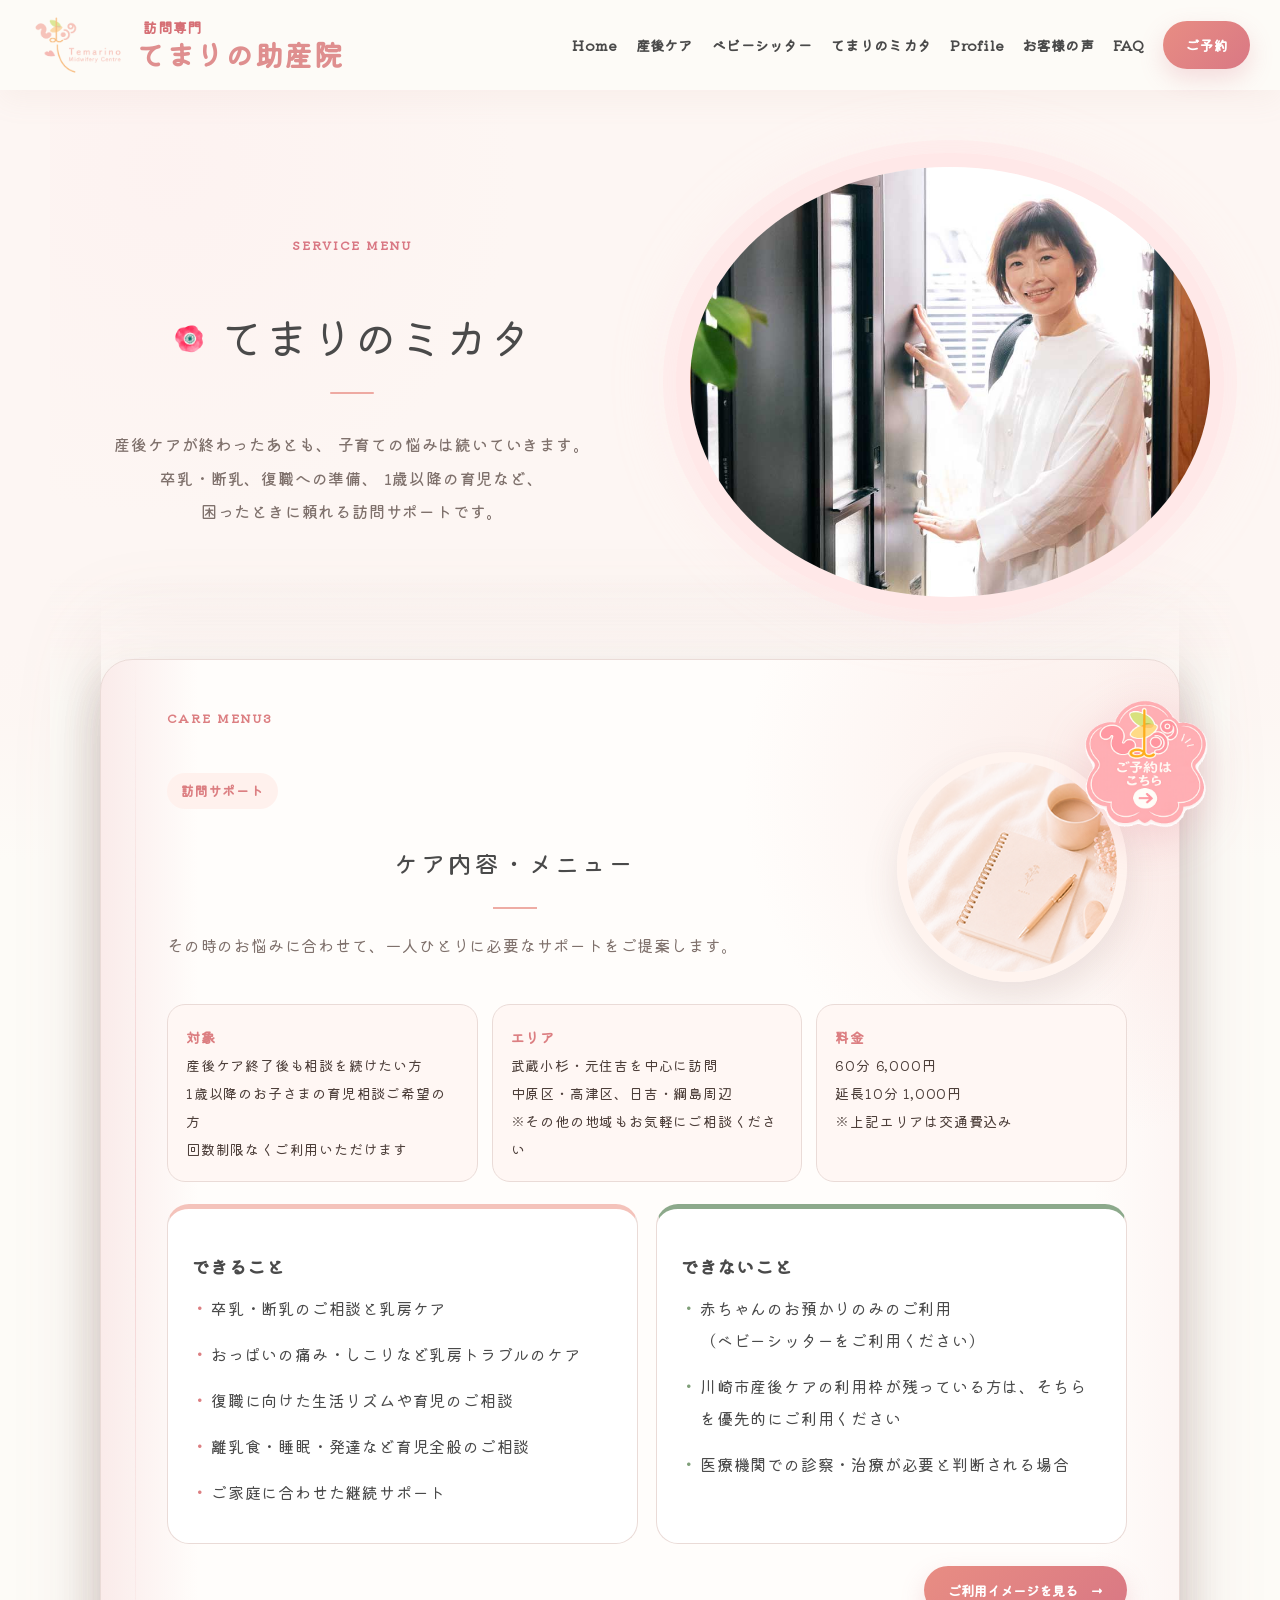
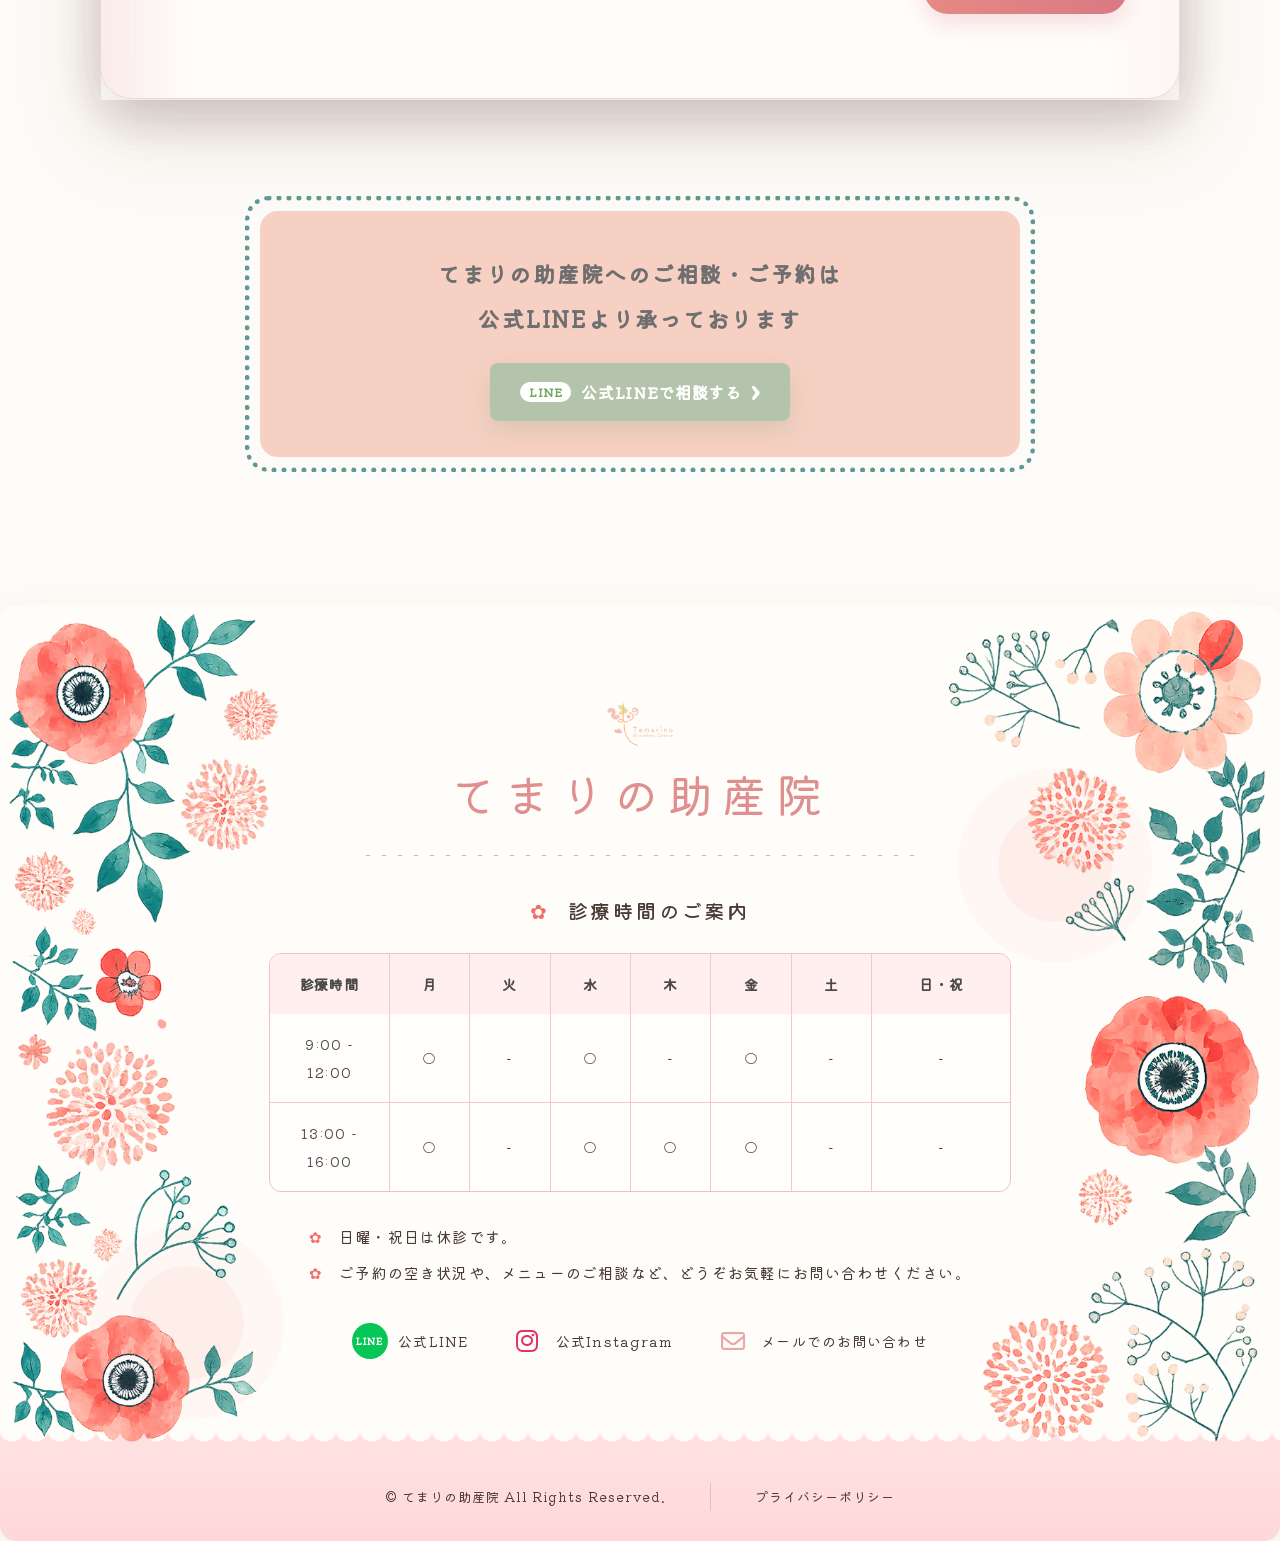
<file: homecare.html>
﻿<!doctype html>
<html lang="ja">
  <head>
    <meta charset="utf-8" />
    <meta name="viewport" content="width=device-width, initial-scale=1" />
    <title>てまりのミカタ | てまりの助産院</title>

    <link rel="icon" type="image/png" sizes="32x32" href="asset/favicon.png" />
    <link
      rel="icon"
      type="image/png"
      sizes="192x192"
      href="asset/favicon.png"
    />
    <link rel="apple-touch-icon" sizes="180x180" href="asset/favicon.png" />

    <meta
      name="description"
      content="産後ケアが終わったあとも、卒乳・断乳、復職への準備、1歳以降の育児など、困ったときに頼れる訪問サポートです。"
    />
    <link rel="stylesheet" href="style.css" />

    <link rel="preconnect" href="https://fonts.googleapis.com" />
    <link rel="preconnect" href="https://fonts.gstatic.com" crossorigin />
    <link
      href="https://fonts.googleapis.com/css2?family=Kiwi+Maru&family=Klee+One&family=Zen+Maru+Gothic&display=swap"
      rel="stylesheet"
    />

    <link
      rel="stylesheet"
      href="https://cdnjs.cloudflare.com/ajax/libs/font-awesome/6.5.1/css/all.min.css"
    />
  </head>

  <body class="homecare-page-body">
    <div class="site">
      <header class="header">
        <div class="header__inner">
          <a href="index.html" class="logo">
            <img src="asset/logo.png" alt="てまりの助産院" />
            <div class="logo__title-group">
              <span class="logo__sub-name">訪問専門</span>
              <span class="logo__name">てまりの助産院</span>
            </div>
          </a>

          <input type="checkbox" id="menu" class="menu-check" />
          <label for="menu" class="menu-btn"><span></span></label>

          <nav class="nav">
            <a href="index.html">Home</a>
            <a href="postpartum-care.html">産後ケア</a>
            <a href="babysitter.html">ベビーシッター</a>
            <a href="homecare.html">てまりのミカタ</a>
            <a href="about.html">Profile</a>
            <a href="voice.html">お客様の声</a>
            <a href="faq.html">FAQ</a>
            <a href="contact.html" class="btn btn--small">ご予約</a>
          </nav>
        </div>
      </header>

      <main class="tm-service-page tm-single">
        <header class="tm-top-nav">
          <a class="tm-logo" href="index.html">
            <span class="tm-logo-mark"></span>
            <span>てまりの助産院</span>
          </a>

          <nav class="tm-nav-links" aria-label="サービスページ">
            <a href="postpartum-care.html">産後ケア</a>
            <a href="babysitter.html">ベビーシッター</a>
            <a href="homecare.html" class="active">てまりのミカタ</a>
          </nav>
        </header>

        <section class="tm-service-hero">
          <div class="tm-hero-copy">
            <p class="tm-eyebrow">Service Menu</p>
            <h1>てまりのミカタ⁠</h1>
            <p>
              <span class="hero-text-line"
                ><span class="text-phrase">産後ケア</span
                >が終わったあとも、</span
              ><br class="sp-only" />
              <span class="hero-text-line">子育ての悩みは続いていきます。</span
              ><br />
              <span class="hero-text-line"
                ><span class="text-phrase">卒乳・断乳</span
                >、復職への準備、</span
              ><br class="sp-only" />
              <span class="hero-text-line">1歳以降の育児など、<br />
              <span class="hero-text-line"
                >困ったときに頼れる<span class="text-phrase">訪問サポート</span
                >です。</span
              >
            </p>
          </div>

          <div class="tm-hero-image">
            <img
              src="asset/homecare-hero.jpg"
              alt="助産師が訪問サポートを行うイメージ"
            />
          </div>
        </section>

        <section class="tm-bookshelf">
          <article class="tm-book-card active">
            <div class="tm-book" data-book>
              <div class="tm-book-spine"></div>

              <div class="tm-page tm-front">
                <div class="tm-curl-layer"></div>
                <div class="tm-curl-layer layer2"></div>
                <div class="tm-curl-layer layer3"></div>

                <div class="tm-page-inner">
                  <p class="tm-page-kicker">Care Menu3</p>

                  <div class="tm-book-head">
                    <div>
                      <span class="tm-badge">訪問サポート</span>
                      <h2>ケア内容・メニュー</h2>
                      <p>
                        その時のお悩みに合わせて、<br
                          class="sp-only"
                        />一人ひとりに必要なサポートをご提案します。
                      </p>
                    </div>

                    <img
                      src="asset/mamagoods.png"
                      alt="訪問ケアの内容を表すママと赤ちゃん用品のイラスト"
                      class="tm-midwife-img"
                    />
                  </div>

                  <div class="tm-info-row">
                    <div>
                      <b>対象</b>
                      <span>
                        産後ケア終了後も相談を続けたい方<br />
                        1歳以降のお子さまの育児相談ご希望の方<br />
                        回数制限なくご利用いただけます
                      </span>
                    </div>

                    <div>
                      <b>エリア</b>
                      <span>
                        武蔵小杉・元住吉を中心に訪問<br />
                        中原区・高津区、日吉・綱島周辺<br />
                        ※その他の地域もお気軽にご相談ください
                      </span>
                    </div>

                    <div>
                      <b>料金</b>
                      <span>
                        60分 6,000円<br />
                        延長10分 1,000円<br />
                        ※上記エリアは交通費込み
                      </span>
                    </div>
                  </div>

                  <div class="tm-list-row">
                    <section class="tm-list-card can">
                      <h3>できること</h3>
                      <ul>
                        <li>卒乳・断乳のご相談と乳房ケア</li>
                        <li>おっぱいの痛み・しこりなど乳房トラブルのケア</li>
                        <li>復職に向けた生活リズムや育児のご相談</li>
                        <li>離乳食・睡眠・発達など育児全般のご相談</li>
                        <li>ご家庭に合わせた継続サポート</li>
                      </ul>
                    </section>

                    <section class="tm-list-card cannot">
                      <h3>できないこと</h3>
                      <ul>
                        <li>
                          赤ちゃんのお預かりのみのご利用<br />（ベビーシッターをご利用ください）
                        </li>
                        <li>
                          川崎市産後ケアの利用枠が残っている方は、そちらを優先的にご利用ください
                        </li>
                        <li>医療機関での診察・治療が必要と判断される場合</li>
                      </ul>
                    </section>
                  </div>

                  <button
                    class="tm-button flip pc-only"
                    type="button"
                    data-flip="next"
                  >
                    ご利用イメージを見る <span>→</span>
                  </button>

                  <details class="tm-course-accordion">
                    <summary>ご利用イメージを見る <span>→</span></summary>

                    <div class="tm-course-panel">
                      <div class="tm-page-inner tm-course">
                        <p class="tm-page-kicker">Flow</p>
                        <h2>ご利用イメージ</h2>
                        <p>
                          今のお悩みやご希望を伺いながら、ご家庭に合わせたサポートを一緒に整理します。
                        </p>

                        <ol class="tm-timeline">
                          <li><span>01</span>今のお悩みやご希望を伺います</li>
                          <li>
                            <span>02</span>お子さまの様子やご家庭の<br
                              class="sp-only"
                            />状況を一緒に確認します
                          </li>
                          <li>
                            <span>03</span>卒乳・断乳、復職準備、<br
                              class="sp-only"
                            />育児など、お悩みに合わせて<br
                              class="sp-only"
                            />サポートします
                          </li>
                          <li>
                            <span>04</span>余った時間で<br
                              class="sp-only"
                            />気になっていることを<br
                              class="sp-only"
                            />なんでもご相談いただけます
                          </li>
                          <li>
                            <span>05</span>明日からできることを<br
                              class="sp-only"
                            />一緒に整理します
                          </li>
                        </ol>

                        <div class="tm-note">
                          産後ケアが終わったあとも、<br
                            class="sp-only"
                          />ひとりで抱え込まずにご相談ください。
                        </div>
                      </div>
                    </div>
                  </details>
                </div>
              </div>

              <div class="tm-page tm-back">
                <div class="tm-page-inner tm-course">
                  <p class="tm-page-kicker">Flow</p>
                  <h2>ご利用イメージ</h2>
                  <p>
                    今のお悩みやご希望を伺いながら、ご家庭に合わせたサポートを一緒に整理します。
                  </p>

                  <ol class="tm-timeline">
                    <li><span>01</span>今のお悩みやご希望を伺います</li>
                    <li>
                      <span>02</span>お子さまの様子やご家庭の<br
                        class="sp-only"
                      />状況を一緒に確認します
                    </li>
                    <li>
                      <span>03</span>卒乳・断乳、復職準備、<br
                        class="sp-only"
                      />育児など、お悩みに合わせて<br
                        class="sp-only"
                      />サポートします
                    </li>
                    <li>
                      <span>04</span>余った時間で<br
                        class="sp-only"
                      />気になっていることを<br
                        class="sp-only"
                      />なんでもご相談いただけます
                    </li>
                    <li>
                      <span>05</span>明日からできることを<br
                        class="sp-only"
                      />一緒に整理します
                    </li>
                  </ol>

                  <div class="tm-note">
                    産後ケアが終わったあとも、<br
                      class="sp-only"
                    />ひとりで抱え込まずにご相談ください。
                  </div>

                  <div class="tm-back-btn-wrap">
                    <button
                      type="button"
                      class="tm-button flip"
                      data-flip="prev"
                    >
                      ケア内容に戻る <span>←</span>
                    </button>
                  </div>
                </div>
              </div>
            </div>
          </article>
        </section>

        <section class="faq-contact">
          <div class="dot-frame-message">
            <p>
              <span class="reservation-highlight-block"
                ><span class="line-message-row"
                  >てまりの助産院へのご相談・ご予約は</span
                ><span class="line-message-row"
                  ><br />公式LINEより承っております</span
                ></span
              >
            </p>

            <a
              href="https://lin.ee/zsq3Qc5"
              class="postnatal-flow__line"
              target="_blank"
              rel="noopener noreferrer"
            >
              <span>LINE</span>
              公式LINEで相談する
              <b>›</b>
            </a>
          </div>
        </section>
      </main>

      <a
        href="https://lin.ee/zsq3Qc5"
        class="floating-reserve-button"
        aria-label="公式LINEで予約する"
        target="_blank"
        rel="noopener noreferrer"
      >
        <img src="asset/button.png" alt="ご予約はこちら" />
      </a>

      <footer class="temari-flower-footer">
        <div class="footer-deco deco-1">
          <img src="asset/footer-flower_left.png" alt="花のあしらい左" />
        </div>

        <div class="footer-deco deco-2">
          <img src="asset/footer-flower_right.png" alt="花のあしらい右" />
        </div>
        <div class="footer-deco deco-3"></div>
        <div class="footer-deco deco-4"></div>

        <div class="temari-flower-footer__inner">
          <div class="footer-brand">
            <img src="asset/logo.png" alt="Temarino Maternity Centre" />
            <h2>てまりの助産院</h2>
          </div>

          <div class="footer-dot-line"></div>

          <h3 class="footer-hours-title"><span>✿</span> 診療時間のご案内</h3>

          <table class="flower-hours-table">
            <thead>
              <tr>
                <th>診療時間</th>
                <th>月</th>
                <th>火</th>
                <th>水</th>
                <th>木</th>
                <th>金</th>
                <th>土</th>
                <th>日・祝</th>
              </tr>
            </thead>
            <tbody>
              <tr>
                <th>9:00 - 12:00</th>
                <td>○</td>
                <td>−</td>
                <td>○</td>
                <td>−</td>
                <td>○</td>
                <td>−</td>
                <td>−</td>
              </tr>
              <tr>
                <th>13:00 - 16:00</th>
                <td>○</td>
                <td>−</td>
                <td>○</td>
                <td>○</td>
                <td>○</td>
                <td>−</td>
                <td>−</td>
              </tr>
            </tbody>
          </table>

          <ul class="footer-notice">
            <li>日曜・祝日は休診です。</li>
            <li>
              ご予約の空き状況や、メニューのご相談など、どうぞお気軽にお問い合わせください。
            </li>
          </ul>

          <div class="footer-contact-links">
            <a href="https://lin.ee/zsq3Qc5" class="footer-contact-link">
              <span class="footer-icon footer-icon--line">LINE</span>
              <span>公式LINE</span>
            </a>

            <a
              href="https://www.instagram.com/temarino.mw"
              class="footer-contact-link"
            >
              <span class="footer-icon footer-icon--instagram">
                <i class="fab fa-instagram"></i>
              </span>
              <span>公式Instagram</span>
            </a>

            <a
              href="mailto:temarinomariko@gmail.com"
              class="footer-contact-link"
            >
              <span class="footer-icon footer-icon--mail">
                <i class="far fa-envelope"></i>
              </span>
              <span>メールでのお問い合わせ</span>
            </a>
          </div>
        </div>

        <div class="footer-bottom-wave"></div>

        <div class="footer-bottom">
          <p>© てまりの助産院 All Rights Reserved.</p>
          <span></span>
          <a href="privacy.html">プライバシーポリシー</a>
        </div>
      </footer>
    </div>

    <button
      class="scroll-menu-button"
      type="button"
      aria-label="メニューを開く"
    >
      <span></span>
      <span></span>
      <span></span>
    </button>

    <div class="scroll-menu-panel">
      <a href="index.html">Home</a>
      <a href="postpartum-care.html">産後ケア</a>
      <a href="babysitter.html">ベビーシッター</a>
      <a href="homecare.html">てまりのミカタ</a>
      <a href="about.html">Profile</a>
      <a href="voice.html">お客様の声</a>
      <a href="faq.html">FAQ</a>
      <a href="contact.html" class="btn btn--small">ご予約</a>
    </div>

    <!-- トップへ戻るボタン -->
    <a href="#" class="page-top-button" aria-label="ページトップへ戻る"> ↑ </a>

    <script src="script.js"></script>
  </body>
</html>
</file>
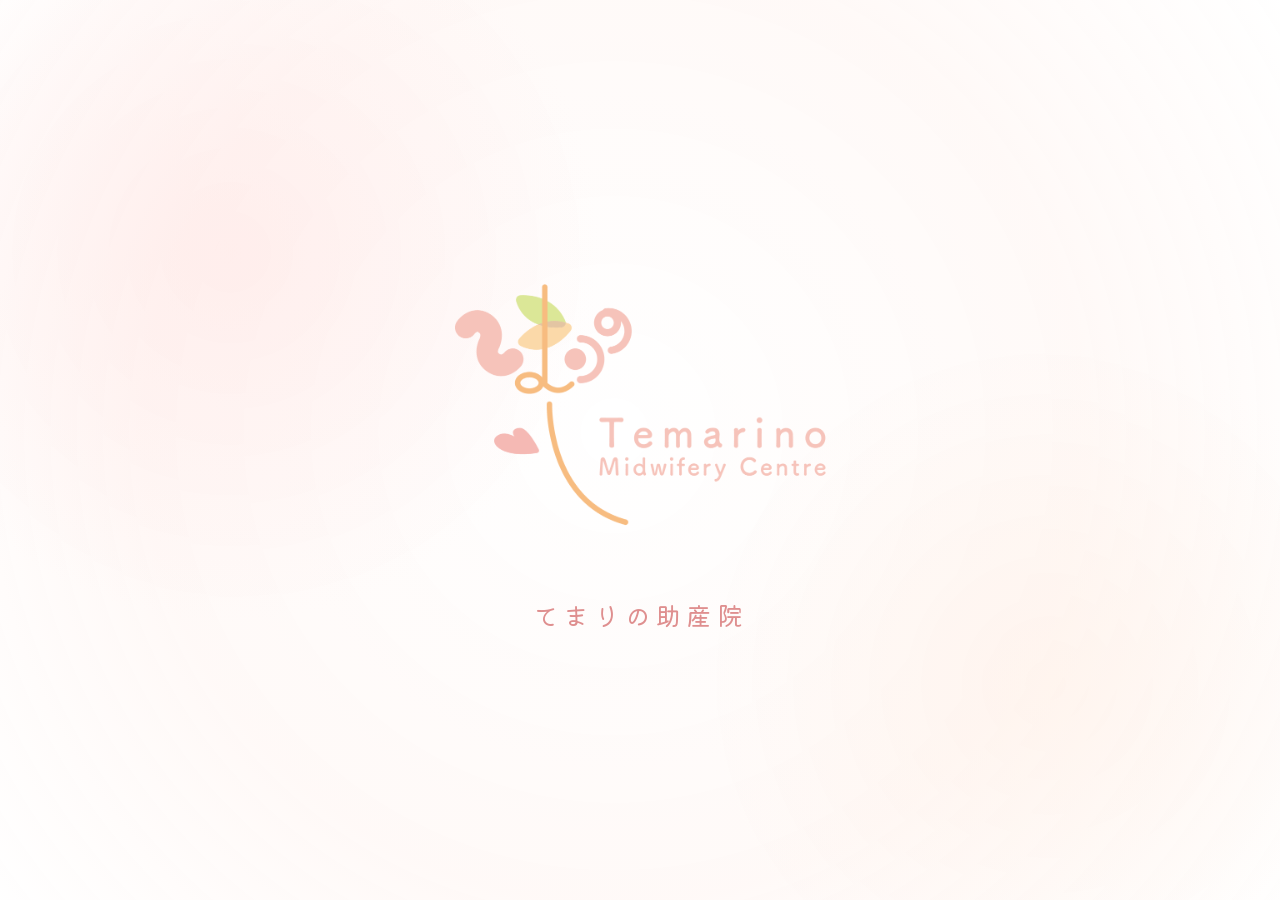
<file: intro.html>
﻿<!doctype html>
<html lang="ja">
  <head>
    <meta charset="UTF-8" />
    <meta name="viewport" content="width=device-width, initial-scale=1.0" />
    <meta http-equiv="refresh" content="7; url=index.html" />
    <title>てまりの助産院</title>
    <link rel="preconnect" href="https://fonts.googleapis.com" />
    <link rel="preconnect" href="https://fonts.gstatic.com" crossorigin />
    <link
      href="https://fonts.googleapis.com/css2?family=Kiwi+Maru&display=swap"
      rel="stylesheet"
    />
    <link rel="stylesheet" href="style.css" />
  </head>

  <body>
    <div class="intro-page">
      <div class="sakura sakura1"></div>
      <div class="sakura sakura2"></div>
      <div class="sakura sakura3"></div>
      <div class="sakura sakura4"></div>
      <div class="sakura sakura5"></div>

      <div class="intro-logo-wrap">
        <img src="asset/logo.png" alt="てまりの助産院" class="intro-logo" />

        <div class="intro-copy">
          <span>てまりの助産院</span>
        </div>
      </div>
    </div>

    <script src="intro.js"></script>
  </body>
</html>
</file>
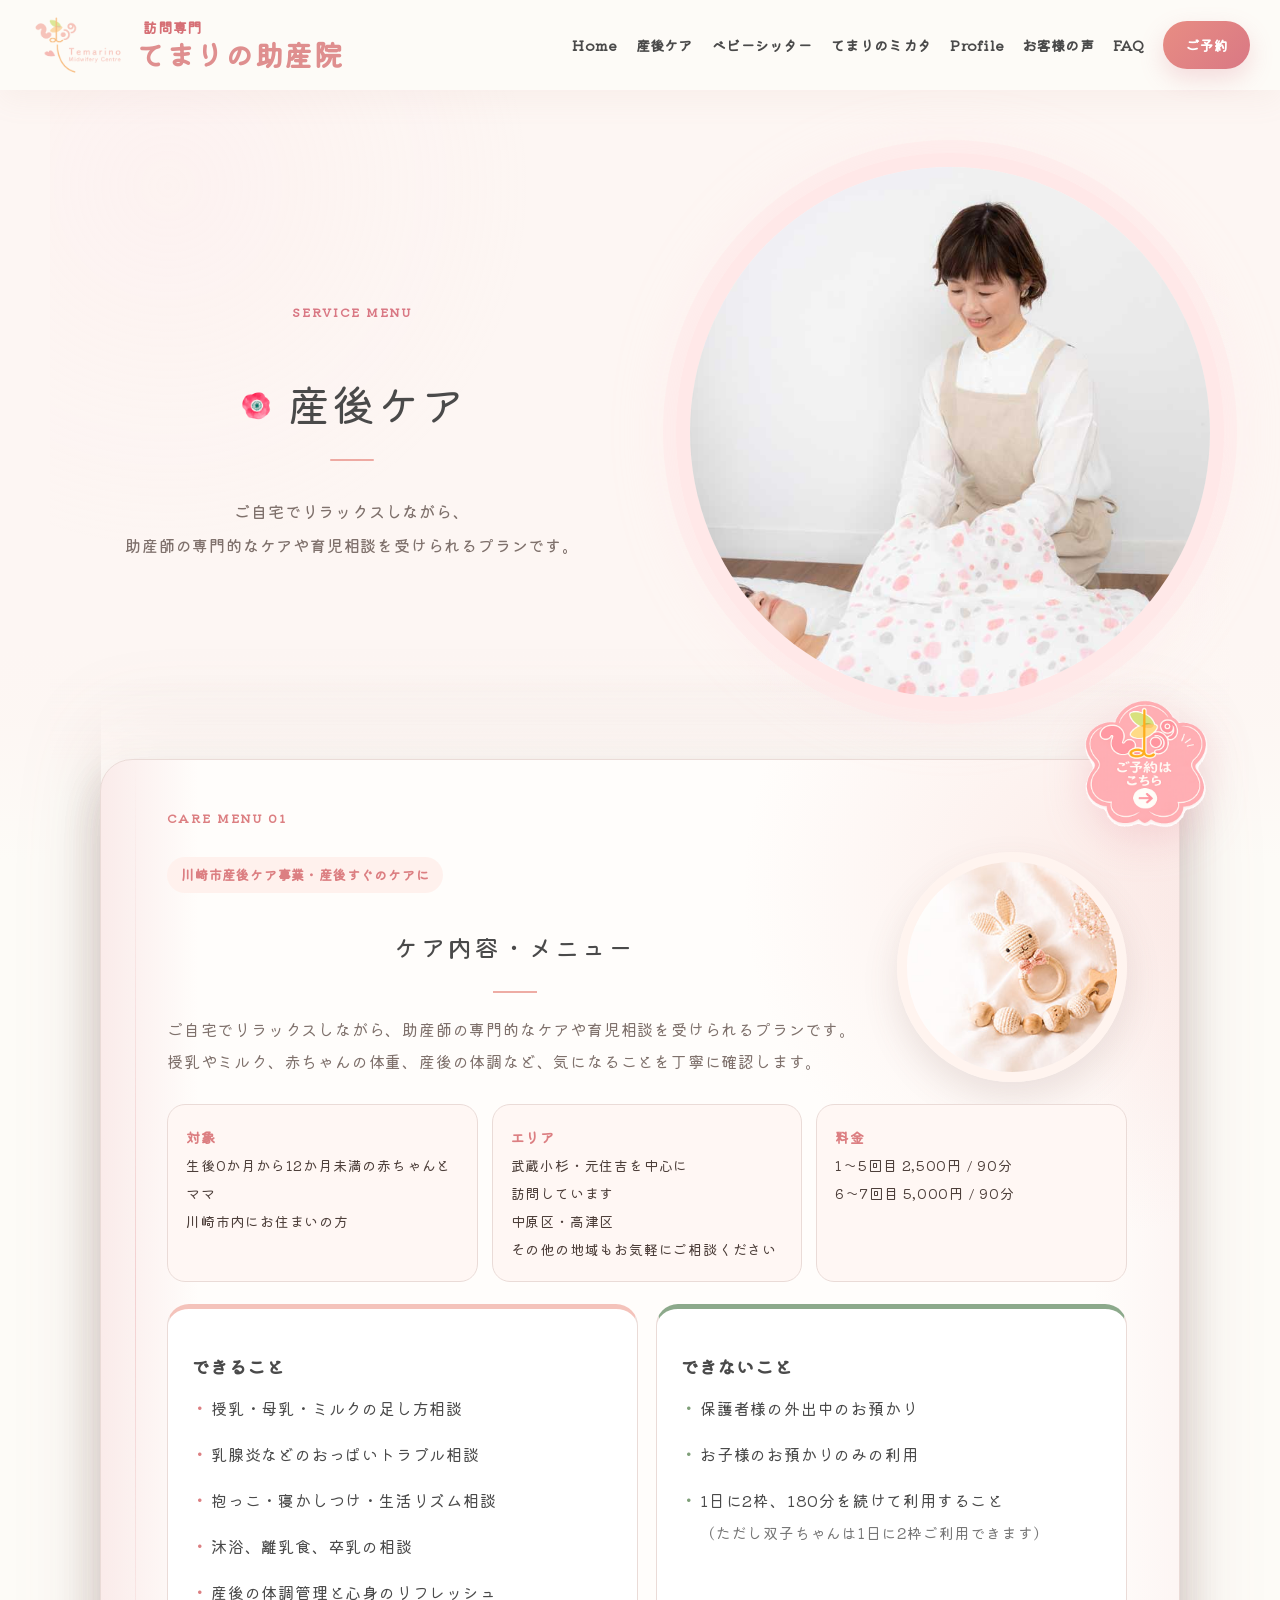
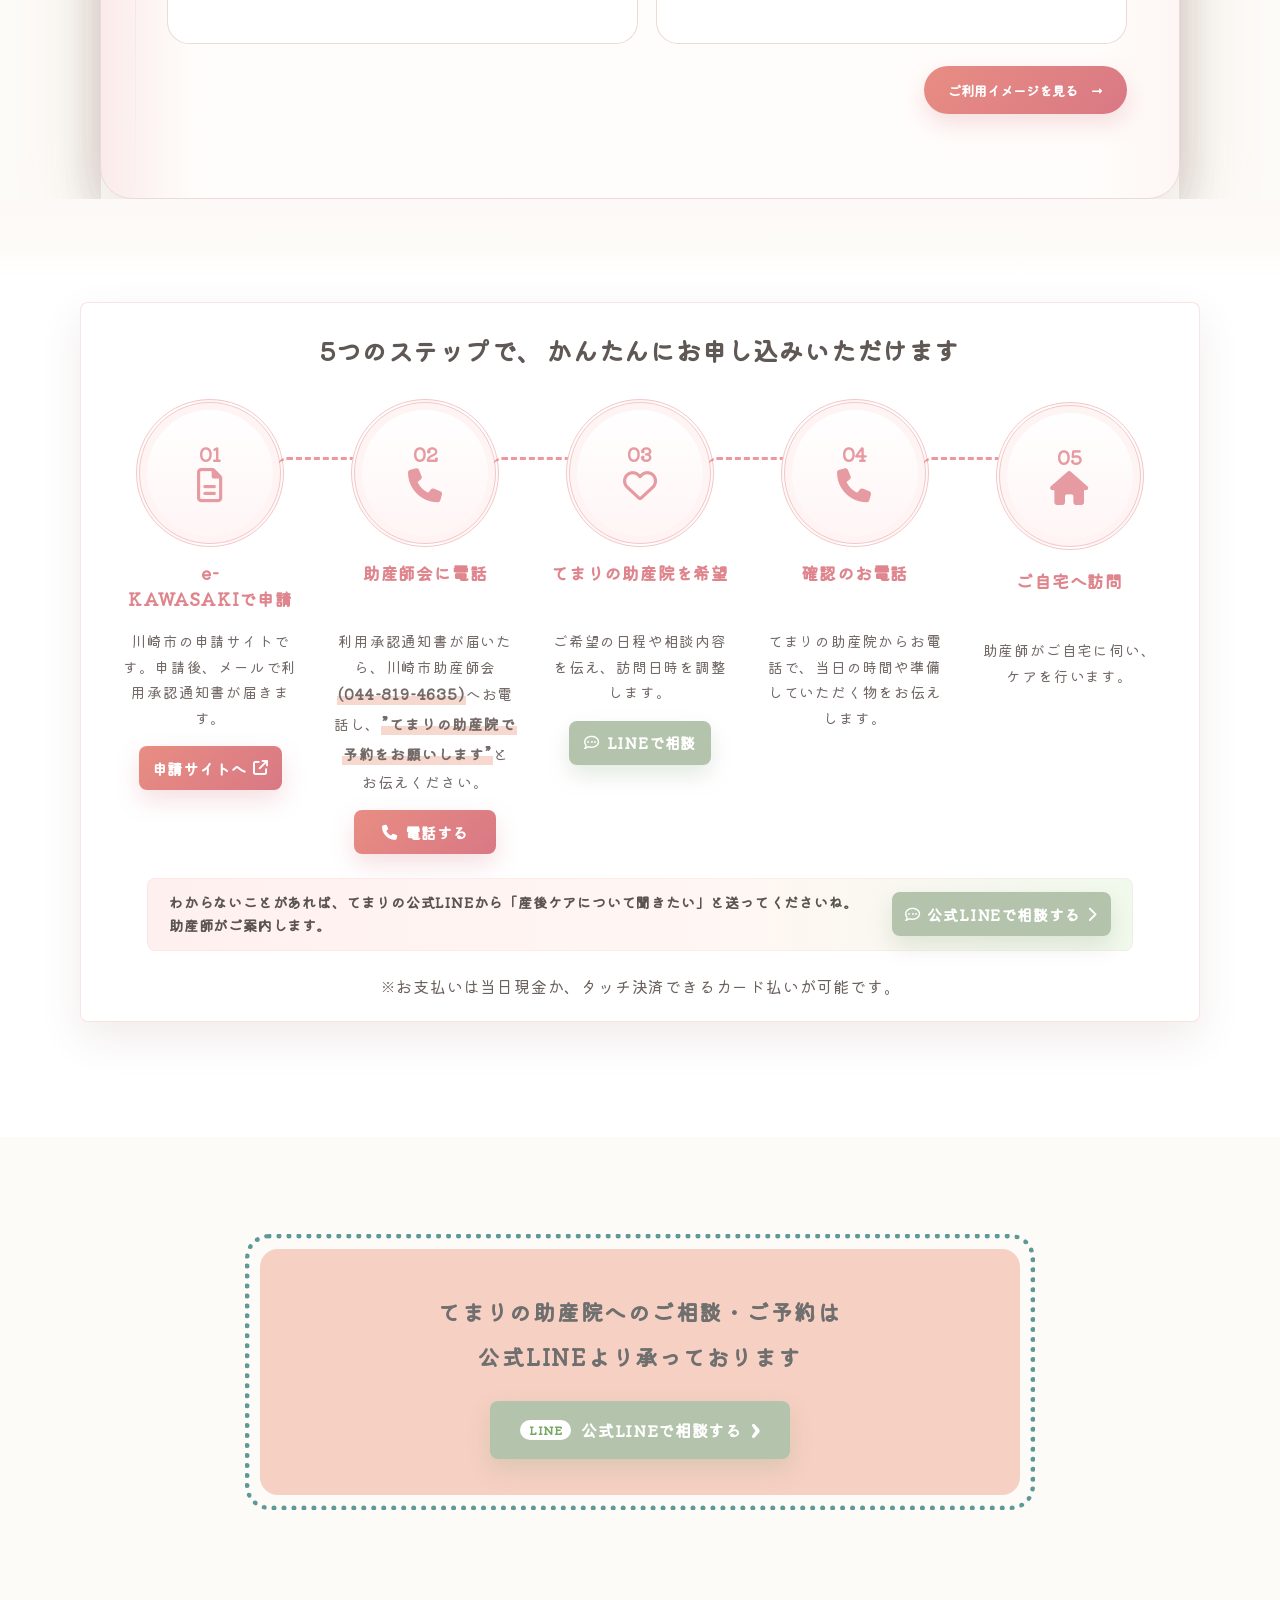
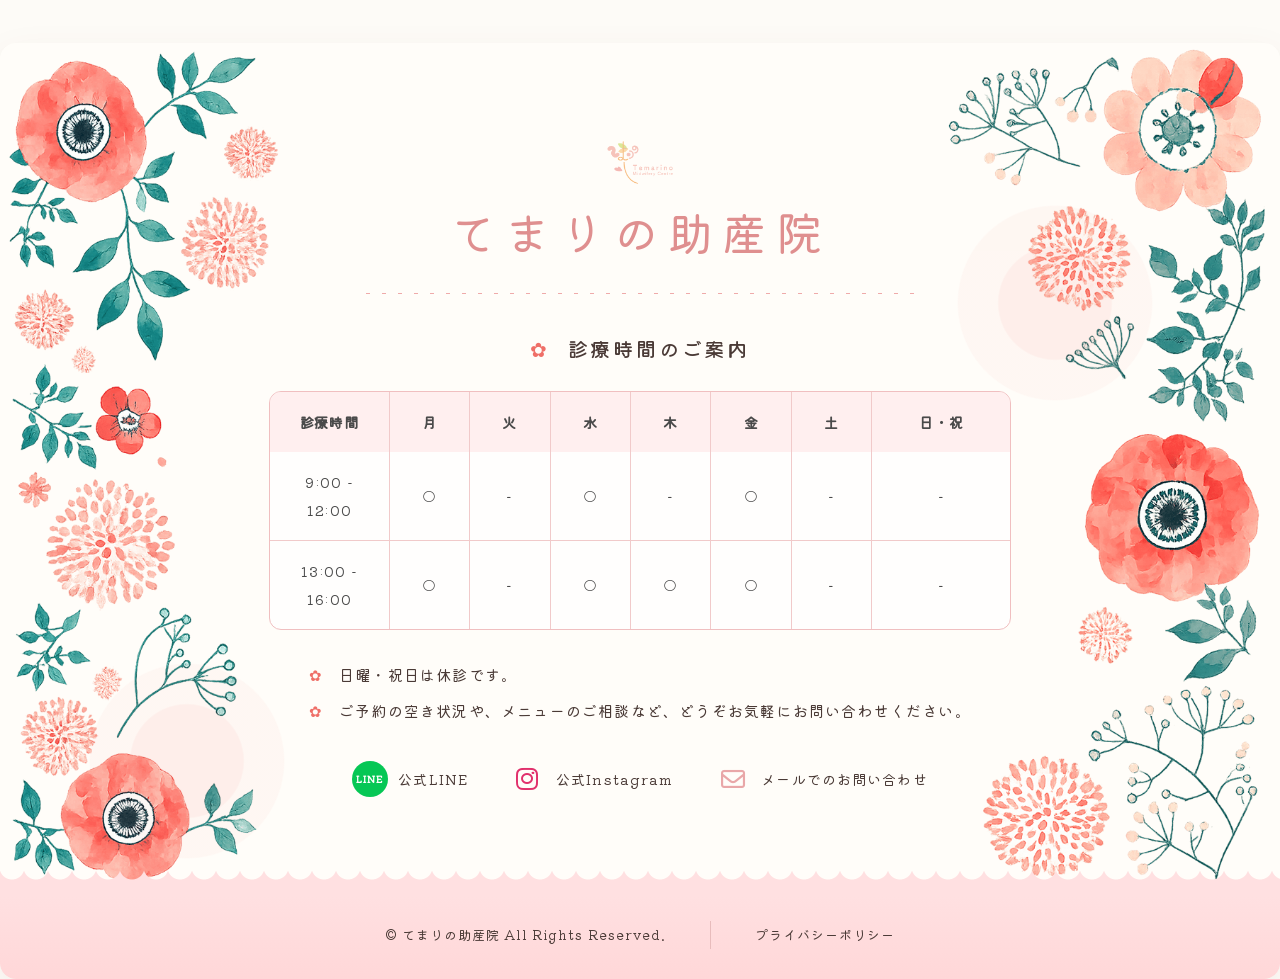
<file: postpartum-care.html>
﻿<!doctype html>
<html lang="ja">
  <head>
    <meta charset="utf-8" />
    <meta name="viewport" content="width=device-width, initial-scale=1" />
    <title>産後ケア | てまりの助産院</title>
    <!-- favicon -->
    <link rel="icon" type="image/png" sizes="32x32" href="asset/favicon.png" />
    <link
      rel="icon"
      type="image/png"
      sizes="192x192"
      href="asset/favicon.png"
    />
    <link rel="apple-touch-icon" sizes="180x180" href="asset/favicon.png" />

    <meta
      name="description"
      content="川崎市中原区・高津区、横浜市港北区（日吉・綱島）エリアの訪問型産後ケア・助産師ベビーシッター。武蔵小杉・元住吉・武蔵新城在住のママのご自宅に伺います。川崎市産後ケア委託事業対応。"
    />
    <link rel="stylesheet" href="style.css" />

    <link rel="preconnect" href="https://fonts.googleapis.com" />
    <link rel="preconnect" href="https://fonts.gstatic.com" crossorigin />
    <link
      href="https://fonts.googleapis.com/css2?family=Kiwi+Maru&family=Klee+One&family=Zen+Maru+Gothic&display=swap"
      rel="stylesheet"
    />

    <link
      rel="stylesheet"
      href="https://cdnjs.cloudflare.com/ajax/libs/font-awesome/6.5.1/css/all.min.css"
    />
    <style>
      .postpartum-care-page-body .postpartum-application-flow {
        position: relative;
        overflow: hidden;
        padding: clamp(54px, 8vw, 96px) clamp(14px, 4vw, 34px)
          clamp(58px, 8vw, 94px);
        background:
          radial-gradient(
            circle at 9% 10%,
            rgba(255, 226, 224, 0.6),
            transparent 28rem
          ),
          radial-gradient(
            circle at 92% 22%,
            rgba(226, 241, 219, 0.5),
            transparent 24rem
          ),
          linear-gradient(180deg, #fffafa 0%, #fffefc 56%, #fff8f8 100%);
      }

      .postpartum-care-page-body .postpartum-application-flow__inner {
        position: relative;
        width: min(100%, 1160px);
        margin: 0 auto;
        padding: 18px 14px 16px;
        border: 1px solid rgba(233, 111, 118, 0.2);
        border-radius: 8px;
        background: rgba(255, 255, 255, 0.9);
        box-shadow: 0 16px 42px rgba(121, 80, 72, 0.11);
      }

      .postpartum-care-page-body .postpartum-application-flow__inner::before,
      .postpartum-care-page-body .postpartum-application-flow__inner::after {
        position: absolute;
        z-index: 0;
        width: 118px;
        height: 118px;
        border-radius: 999px;
        background:
          radial-gradient(
            circle at 50% 18%,
            rgba(233, 111, 118, 0.22) 0 7px,
            transparent 8px
          ),
          radial-gradient(
            circle at 50% 82%,
            rgba(233, 111, 118, 0.18) 0 7px,
            transparent 8px
          ),
          radial-gradient(
            circle at 18% 50%,
            rgba(233, 111, 118, 0.18) 0 7px,
            transparent 8px
          ),
          radial-gradient(
            circle at 82% 50%,
            rgba(233, 111, 118, 0.18) 0 7px,
            transparent 8px
          );
        content: "";
        opacity: 0.8;
        pointer-events: none;
      }

      .postpartum-care-page-body .postpartum-application-flow__inner::before {
        right: -46px;
        bottom: 48px;
      }

      .postpartum-care-page-body .postpartum-application-flow__inner::after {
        left: -64px;
        bottom: -42px;
        transform: rotate(-26deg);
      }

      .postpartum-care-page-body .postpartum-round-flow__heading,
      .postpartum-care-page-body .postpartum-round-flow__steps,
      .postpartum-care-page-body .postpartum-round-flow__line-note,
      .postpartum-care-page-body .postpartum-round-flow__payment {
        position: relative;
        z-index: 1;
      }

      .postpartum-care-page-body .postpartum-round-flow__heading {
        display: grid;
        gap: 12px;
        align-items: center;
        margin: 0 0 18px;
        text-align: center;
      }

      .postpartum-care-page-body .postpartum-round-flow__label {
        justify-self: start;
        display: inline-flex;
        align-items: center;
        min-height: 44px;
        margin: 0;
        padding: 7px 13px;
        border-radius: 8px;
        color: #b94149;
        font-size: clamp(1.04rem, 4vw, 1.55rem);
        font-weight: 800;
        line-height: 1.35;
        background: #fff0f0;
        white-space: nowrap;
      }

      .postpartum-care-page-body .postpartum-round-flow__lead {
        display: flex;
        flex-wrap: wrap;
        justify-content: center;
        align-items: center;
        gap: 0 0.18em;
        margin: 0;
        color: #5f5855;
        font-size: clamp(1.04rem, 4.7vw, 1.55rem);
        font-weight: 800;
        line-height: 1.6;
      }

      .postpartum-care-page-body .postpartum-round-flow__lead-line {
        display: inline-block;
        white-space: nowrap;
      }

      .postpartum-care-page-body .postpartum-round-flow__sprig {
        position: relative;
        display: inline-block;
        width: 22px;
        height: 18px;
        flex: 0 0 auto;
      }

      .postpartum-care-page-body .postpartum-round-flow__sprig::before,
      .postpartum-care-page-body .postpartum-round-flow__sprig::after {
        position: absolute;
        top: 7px;
        left: 8px;
        width: 12px;
        height: 6px;
        border-radius: 999px 999px 999px 0;
        background: #c8b879;
        content: "";
        transform: rotate(-34deg);
        transform-origin: left center;
      }

      .postpartum-care-page-body .postpartum-round-flow__sprig::after {
        top: 3px;
        left: 4px;
        width: 10px;
        height: 5px;
        opacity: 0.7;
        transform: rotate(36deg);
      }

      .postpartum-care-page-body .postpartum-round-flow__steps {
        display: grid;
        gap: 16px;
        margin: 0;
        padding: 0;
        list-style: none;
      }

      .postpartum-care-page-body .postpartum-round-flow__step {
        position: relative;
        display: grid;
        grid-template-columns: 92px minmax(0, 1fr);
        gap: 14px;
        align-items: center;
        min-width: 0;
        padding: 14px;
        border: 1px solid rgba(233, 111, 118, 0.16);
        border-radius: 8px;
        background: rgba(255, 255, 255, 0.96);
        box-shadow: 0 8px 24px rgba(121, 80, 72, 0.08);
      }

      .postpartum-care-page-body
        .postpartum-round-flow__step:not(:last-child)::after {
        position: absolute;
        left: 59px;
        top: calc(100% - 2px);
        width: 0;
        height: 18px;
        border-left: 3px dashed rgba(233, 111, 118, 0.72);
        content: "";
      }

      .postpartum-care-page-body .postpartum-round-flow__mark {
        display: grid;
        place-items: center;
        width: 86px;
        aspect-ratio: 1;
        border: 4px double #f3c7c8;
        border-radius: 999px;
        color: #e96f76;
        background: linear-gradient(180deg, #fff 0%, #fff5f5 100%);
        box-shadow: inset 0 0 0 7px rgba(255, 244, 244, 0.95);
      }

      .postpartum-care-page-body .postpartum-round-flow__mark-content {
        display: grid;
        justify-items: center;
        gap: 3px;
        line-height: 1.25;
      }

      .postpartum-care-page-body .postpartum-round-flow__number {
        font-size: 1.04rem;
        font-weight: 900;
        letter-spacing: 0;
      }

      .postpartum-care-page-body .postpartum-round-flow__mark i {
        font-size: 26px;
      }

      .postpartum-care-page-body .postpartum-round-flow__text {
        min-width: 0;
      }

      .postpartum-care-page-body .postpartum-round-flow__title {
        margin: 0 0 5px;
        color: #c8545d;
        font-size: clamp(1rem, 4vw, 1.15rem);
        font-weight: 850;
        line-height: 1.55;
        text-wrap: balance;
      }

      .postpartum-care-page-body .postpartum-round-flow__copy {
        margin: 0;
        color: #746b68;
        font-size: 0.91rem;
        line-height: 1.75;
      }

      .postpartum-care-page-body .postpartum-round-flow__actions {
        display: grid;
        gap: 10px;
        margin-top: 12px;
      }

      .postpartum-care-page-body .postpartum-round-flow__button {
        display: inline-flex;
        align-items: center;
        justify-content: center;
        gap: 7px;
        width: 100%;
        min-height: 44px;
        padding: 9px 13px;
        border-radius: 8px;
        color: #fff;
        font-size: 0.95rem;
        font-weight: 800;
        line-height: 1.25;
        background: linear-gradient(180deg, #ef7e85 0%, #df6068 100%);
        box-shadow: 0 7px 16px rgba(210, 87, 96, 0.24);
        text-decoration: none;
        white-space: nowrap;
      }

      .postpartum-care-page-body .postpartum-round-flow__button--line {
        background: linear-gradient(180deg, #7cbd68 0%, #61a54f 100%);
        box-shadow: 0 7px 16px rgba(87, 150, 72, 0.24);
      }

      .postpartum-care-page-body .postpartum-round-flow__line-note {
        display: grid;
        gap: 12px;
        align-items: center;
        margin-top: 18px;
        padding: 13px;
        border-radius: 8px;
        background: linear-gradient(
          90deg,
          #fff0f0 0%,
          #fff7f3 61%,
          #f1f9ed 100%
        );
        box-shadow: inset 0 0 0 1px rgba(233, 111, 118, 0.08);
      }

      .postpartum-care-page-body .postpartum-round-flow__message {
        display: grid;
        grid-template-columns: 30px minmax(0, 1fr);
        gap: 10px;
        align-items: center;
        min-width: 0;
        margin: 0;
        color: #5b5552;
        font-size: 0.88rem;
        line-height: 1.65;
        font-weight: 700;
      }

      .postpartum-care-page-body .postpartum-round-flow__flower {
        display: grid;
        place-items: center;
        width: 30px;
        aspect-ratio: 1;
        border-radius: 999px;
        color: #e96f76;
        background: #fff;
        box-shadow: 0 5px 12px rgba(121, 80, 72, 0.1);
      }

      .postpartum-care-page-body .postpartum-round-flow__payment {
        display: flex;
        gap: 9px;
        align-items: flex-start;
        justify-content: center;
        max-width: 860px;
        margin: 22px auto 0;
        color: #6b625e;
        font-size: 0.92rem;
        line-height: 1.65;
        text-align: left;
      }

      .postpartum-care-page-body .postpartum-round-flow__payment i {
        flex: 0 0 auto;
        color: #e96f76;
        transform: translateY(0.35em);
      }

      @media (min-width: 520px) {
        .postpartum-care-page-body .postpartum-application-flow__inner {
          padding: 24px 22px 22px;
        }

        .postpartum-care-page-body .postpartum-round-flow__step {
          grid-template-columns: 106px minmax(0, 1fr);
          padding: 16px;
        }

        .postpartum-care-page-body .postpartum-round-flow__mark {
          width: 100px;
        }

        .postpartum-care-page-body
          .postpartum-round-flow__step:not(:last-child)::after {
          left: 66px;
        }

        .postpartum-care-page-body .postpartum-round-flow__actions {
          grid-template-columns: repeat(2, minmax(0, 180px));
        }

        .postpartum-care-page-body .postpartum-round-flow__line-note {
          grid-template-columns: minmax(0, 1fr) auto;
          padding: 15px 18px;
        }

        .postpartum-care-page-body .postpartum-round-flow__button--line {
          min-width: 186px;
        }
      }

      @media (min-width: 760px) {
        .postpartum-care-page-body .postpartum-round-flow__heading {
          grid-template-columns: auto minmax(0, 1fr);
          gap: 26px;
          text-align: left;
        }

        .postpartum-care-page-body .postpartum-round-flow__steps {
          grid-template-columns: repeat(2, minmax(0, 1fr));
          gap: 18px;
        }

        .postpartum-care-page-body
          .postpartum-round-flow__step:not(:last-child)::after {
          display: none;
        }
      }

      @media (min-width: 980px) {
        .postpartum-care-page-body .postpartum-application-flow__inner {
          padding: 28px 32px 22px;
        }

        .postpartum-care-page-body .postpartum-round-flow__heading {
          margin-bottom: 28px;
        }

        .postpartum-care-page-body .postpartum-round-flow__steps {
          grid-template-columns: repeat(5, minmax(0, 1fr));
          gap: 20px;
          align-items: start;
        }

        .postpartum-care-page-body .postpartum-round-flow__step {
          display: grid;
          grid-template-columns: 1fr;
          justify-items: center;
          gap: 13px;
          min-height: 318px;
          padding: 0 6px;
          border: 0;
          background: transparent;
          box-shadow: none;
          text-align: center;
        }

        .postpartum-care-page-body
          .postpartum-round-flow__step:not(:last-child)::before {
          position: absolute;
          top: 58px;
          left: calc(50% + 68px);
          width: calc(100% - 92px);
          height: 18px;
          border-top: 3px dashed rgba(233, 111, 118, 0.72);
          border-radius: 999px;
          content: "";
        }

        .postpartum-care-page-body .postpartum-round-flow__mark {
          width: min(100%, 148px);
          max-width: 148px;
        }

        .postpartum-care-page-body .postpartum-round-flow__number {
          font-size: 1.18rem;
        }

        .postpartum-care-page-body .postpartum-round-flow__mark i {
          font-size: 34px;
        }

        .postpartum-care-page-body .postpartum-round-flow__title {
          min-height: 3.55em;
          margin-bottom: 9px;
          font-size: 0.98rem;
        }

        .postpartum-care-page-body .postpartum-round-flow__copy {
          min-height: 5.25em;
          font-size: 0.86rem;
        }

        .postpartum-care-page-body .postpartum-round-flow__actions {
          display: flex;
          justify-content: center;
          width: 100%;
          margin-top: 16px;
        }

        .postpartum-care-page-body .postpartum-round-flow__button {
          width: auto;
          min-width: 142px;
        }

        .postpartum-care-page-body .postpartum-round-flow__line-note {
          margin: 24px 34px 0;
          padding: 13px 22px;
        }

        .postpartum-care-page-body .postpartum-round-flow__payment {
          font-size: 1rem;
        }
      }

      @media (min-width: 1120px) {
        .postpartum-care-page-body .postpartum-round-flow__title {
          font-size: 1.05rem;
        }

        .postpartum-care-page-body .postpartum-round-flow__copy {
          font-size: 0.91rem;
        }
      }

      /* Round step tuning requested 2026-07-03 */
      .postpartum-care-page-body .postpartum-application-flow {
        background: #fff !important;
      }

      .postpartum-care-page-body .postpartum-application-flow__inner::before,
      .postpartum-care-page-body .postpartum-application-flow__inner::after {
        content: none !important;
        display: none !important;
      }

      .postpartum-care-page-body .postpartum-round-flow__heading {
        display: flex !important;
        justify-content: center !important;
        align-items: center !important;
        text-align: center !important;
      }

      .postpartum-care-page-body .postpartum-round-flow__label,
      .postpartum-care-page-body .postpartum-round-flow__sprig,
      .postpartum-care-page-body .postpartum-round-flow__flower,
      .postpartum-care-page-body .postpartum-round-flow__payment i {
        display: none !important;
      }

      .postpartum-care-page-body .postpartum-round-flow__lead {
        width: 100% !important;
        justify-content: center !important;
        text-align: center !important;
      }

      .postpartum-care-page-body .postpartum-round-flow__button--line {
        background: #79a863 !important;
        box-shadow: 0 7px 16px rgba(121, 168, 99, 0.24) !important;
      }

      .postpartum-care-page-body .postpartum-round-flow__message {
        grid-template-columns: 1fr !important;
        gap: 0 !important;
      }
    </style>
  </head>

  <body class="postpartum-care-page-body">
    <div class="site">
      <header class="header">
        <div class="header__inner">
          <a href="index.html" class="logo">
            <img src="asset/logo.png" alt="てまりの助産院" />
            <div class="logo__title-group">
              <span class="logo__sub-name">訪問専門</span>
              <span class="logo__name">てまりの助産院</span>
            </div>
          </a>

          <input type="checkbox" id="menu" class="menu-check" />
          <label for="menu" class="menu-btn"><span></span></label>

          <nav class="nav">
            <a href="index.html">Home</a>
            <a href="postpartum-care.html">産後ケア</a>
            <a href="babysitter.html">ベビーシッター</a>
            <a href="homecare.html">てまりのミカタ</a>
            <a href="about.html">Profile</a>
            <a href="voice.html">お客様の声</a>
            <a href="faq.html">FAQ</a>
            <a href="contact.html" class="btn btn--small">ご予約</a>
          </nav>
        </div>
      </header>

      <main class="tm-service-page tm-single">
        <header class="tm-top-nav">
          <a class="tm-logo" href="index.html">
            <span class="tm-logo-mark"></span>
            <span>てまりの助産院</span>
          </a>

          <nav class="tm-nav-links" aria-label="サービスページ">
            <a href="postpartum-care.html" class="active">産後ケア</a>
            <a href="babysitter.html">ベビーシッター</a>
            <a href="homecare.html">てまりのミカタ</a>
          </nav>
        </header>

        <section class="tm-service-hero">
          <div class="tm-hero-copy">
            <p class="tm-eyebrow">Service Menu</p>
            <h1>産後ケア</h1>
            <p>
              ご自宅でリラックスしながら、<br />
              <span class="text-phrase">助産師の専門的なケア</span>や<span
                class="text-phrase"
                ><br class="sp-only" />育児相談</span
              >を受けられるプランです。
            </p>
          </div>

          <div class="tm-hero-image">
            <img
              src="asset/midwife10.jpg"
              alt="助産師が赤ちゃんとママに寄り添う様子"
            />
          </div>
        </section>

        <section class="tm-bookshelf">
          <article class="tm-book-card active">
            <div class="tm-book" data-book>
              <div class="tm-book-spine"></div>

              <div class="tm-page tm-front">
                <div class="tm-curl-layer"></div>
                <div class="tm-curl-layer layer2"></div>
                <div class="tm-curl-layer layer3"></div>

                <div class="tm-page-inner">
                  <p class="tm-page-kicker">Care Menu 01</p>

                  <div class="tm-book-head">
                    <div>
                      <span class="tm-badge"
                        >川崎市産後ケア事業・産後すぐのケアに</span
                      >
                      <h2>ケア内容・メニュー</h2>
                      <p>
                        ご自宅でリラックスしながら、<br
                          class="sp-only"
                        />助産師の専門的なケアや<br
                          class="sp-only"
                        />育児相談を受けられるプランです。<br class="sp-only" />
                        授乳やミルク、赤ちゃんの体重、<br
                          class="sp-only"
                        />産後の体調など、<br
                          class="sp-only"
                        />気になることを丁寧に確認します。
                      </p>
                    </div>

                    <img
                      src="asset/rattle.jpg"
                      alt="産後ケアの内容を表す赤ちゃん用ラトルのイラスト"
                      class="tm-midwife-img"
                    />
                  </div>

                  <div class="tm-info-row">
                    <div>
                      <b>対象</b>
                      <span>
                        生後0か月から12か月未満の赤ちゃんとママ<br />
                        川崎市内にお住まいの方
                      </span>
                    </div>

                    <div>
                      <b>エリア</b>
                      <span>
                        武蔵小杉・元住吉を中心に<br />訪問しています<br />
                        中原区・高津区<br />
                        その他の地域もお気軽にご相談ください
                      </span>
                    </div>

                    <div>
                      <b>料金</b>
                      <span>
                        1〜5回目 2,500円 / 90分<br />
                        6〜7回目 5,000円 / 90分
                      </span>
                    </div>
                  </div>

                  <div class="tm-list-row">
                    <section class="tm-list-card can">
                      <h3>できること</h3>
                      <ul>
                        <li>授乳・母乳・ミルクの足し方相談</li>
                        <li>乳腺炎などのおっぱいトラブル相談</li>
                        <li>抱っこ・寝かしつけ・生活リズム相談</li>
                        <li>沐浴、離乳食、卒乳の相談</li>
                        <li>産後の体調管理と心身のリフレッシュ</li>
                      </ul>
                    </section>

                    <section class="tm-list-card cannot">
                      <h3>できないこと</h3>
                      <ul>
                        <li>保護者様の外出中のお預かり</li>
                        <li>お子様のお預かりのみの利用</li>
                        <li>
                          1日に2枠、180分を続けて利用すること<span
                            class="tm-list-note"
                            >（ただし双子ちゃんは1日に2枠ご利用できます）</span
                          >
                        </li>
                      </ul>
                    </section>
                  </div>

                  <button
                    class="tm-button flip pc-only"
                    type="button"
                    data-flip="next"
                  >
                    ご利用イメージを見る <span>→</span>
                  </button>

                  <details class="tm-course-accordion">
                    <summary>ご利用イメージを見る <span>→</span></summary>

                    <div class="tm-course-panel">
                      <div class="tm-page-inner tm-course">
                        <p class="tm-page-kicker">Model Course</p>
                        <h2>ご利用イメージ</h2>
                        <p>
                          授乳やミルクのご相談を中心にした<br
                            class="sp-only"
                          />90分コースの例です。
                        </p>

                        <ol class="tm-timeline">
                          <li>
                            <span>01</span>今の授乳の様子や<br
                              class="sp-only"
                            />お困りごとを伺います
                          </li>
                          <li>
                            <span>02</span>赤ちゃんの体重や授乳の様子を<br
                              class="sp-only"
                            />一緒に確認します<br />母乳の分泌を確認、<br
                              class="sp-only"
                            />個別に応じた乳房マッサージ<br
                              class="sp-only"
                            />します
                          </li>
                          <li>
                            <span>03</span>授乳姿勢やミルク量などを、<br
                              class="sp-only"
                            />具体的にご提案します
                          </li>
                          <li>
                            <span>04</span>明日からできることを<br
                              class="sp-only"
                            />一緒に整理します
                          </li>
                        </ol>

                        <div class="tm-note">
                          お悩みに合わせて内容は変わります。<br
                            class="sp-only"
                          />沐浴、寝かしつけ、離乳食などの相談も承ります。
                        </div>
                      </div>
                    </div>
                  </details>
                </div>
              </div>

              <div class="tm-page tm-back">
                <div class="tm-page-inner tm-course">
                  <p class="tm-page-kicker">Model Course</p>
                  <h2>ご利用イメージ</h2>
                  <p>
                    授乳やミルクのご相談を中心にした<br
                      class="sp-only"
                    />90分コースの例です。
                  </p>

                  <ol class="tm-timeline">
                    <li>
                      <span>01</span>今の授乳の様子や<br
                        class="sp-only"
                      />お困りごとを伺います
                    </li>
                    <li>
                      <span>02</span>赤ちゃんの体重や授乳の様子を<br
                        class="sp-only"
                      />一緒に確認します<br />母乳の分泌を確認、<br
                        class="sp-only"
                      />個別に応じた乳房マッサージ<br class="sp-only" />します
                    </li>
                    <li>
                      <span>03</span>授乳姿勢やミルク量などを、<br
                        class="sp-only"
                      />具体的にご提案します
                    </li>
                    <li>
                      <span>04</span>明日からできることを<br
                        class="sp-only"
                      />一緒に整理します
                    </li>
                  </ol>

                  <div class="tm-note">
                    お悩みに合わせて内容は変わります。<br
                      class="sp-only"
                    />沐浴、寝かしつけ、離乳食などの相談も承ります。
                  </div>

                  <div class="tm-back-btn-wrap">
                    <button
                      type="button"
                      class="tm-button flip"
                      data-flip="prev"
                    >
                      ケア内容に戻る <span>↩</span>
                    </button>
                  </div>
                </div>
              </div>
            </div>
          </article>
        </section>

        <section
          class="postpartum-application-flow"
          aria-labelledby="postpartum-application-flow-title"
        >
          <div class="postpartum-application-flow__inner">
            <div class="postpartum-round-flow__heading">
              <h2
                id="postpartum-application-flow-title"
                class="postpartum-round-flow__label"
              >
                産後ケアのお申し込み方法
              </h2>
              <p class="postpartum-round-flow__lead">
                <span class="postpartum-round-flow__lead-line"
                  >5つのステップで、</span
                >
                <span class="postpartum-round-flow__lead-line"
                  >かんたんにお申し込みいただけます</span
                >
              </p>
            </div>

            <ol class="postpartum-round-flow__steps">
              <li class="postpartum-round-flow__step">
                <div class="postpartum-round-flow__mark" aria-hidden="true">
                  <div class="postpartum-round-flow__mark-content">
                    <span class="postpartum-round-flow__number">01</span>
                    <i class="fa-regular fa-file-lines"></i>
                  </div>
                </div>
                <div class="postpartum-round-flow__text">
                  <h3 class="postpartum-round-flow__title">e-KAWASAKIで申請</h3>
                  <p class="postpartum-round-flow__copy">
                    川崎市の申請サイトです。申請後、メールで利用承認通知書が届きます。
                  </p>
                  <div class="postpartum-round-flow__actions">
                    <a
                      class="postpartum-round-flow__button"
                      href="https://lgpos.task-asp.net/cu/141305/ea/residents/portal/home"
                      target="_blank"
                      rel="noopener noreferrer"
                    >
                      申請サイトへ
                      <i
                        class="fa-solid fa-arrow-up-right-from-square"
                        aria-hidden="true"
                      ></i>
                    </a>
                  </div>
                </div>
              </li>

              <li class="postpartum-round-flow__step">
                <div class="postpartum-round-flow__mark" aria-hidden="true">
                  <div class="postpartum-round-flow__mark-content">
                    <span class="postpartum-round-flow__number">02</span>
                    <i class="fa-solid fa-phone"></i>
                  </div>
                </div>
                <div class="postpartum-round-flow__text">
                  <h3 class="postpartum-round-flow__title">助産師会に電話</h3>
                  <p class="postpartum-round-flow__copy">
                    利用承認通知書が届いたら、<br
                      class="sp-only"
                    />川崎市助産師会<br /><span
                      class="reservation-highlight-block"
                      >(044-819-4635)</span
                    >へお電話し、<br class="sp-only" /><span
                      class="reservation-highlight-block"
                      >”てまりの助産院で予約をお願いします”</span
                    ><br class="sp-only" />とお伝えください。
                  </p>
                  <div class="postpartum-round-flow__actions">
                    <a
                      href="tel:044-819-4635"
                      class="postpartum-round-flow__button"
                      role="button"
                      ><i class="fa-solid fa-phone" aria-hidden="true"></i>
                      電話する</a
                    >
                  </div>
                </div>
              </li>

              <li class="postpartum-round-flow__step">
                <div class="postpartum-round-flow__mark" aria-hidden="true">
                  <div class="postpartum-round-flow__mark-content">
                    <span class="postpartum-round-flow__number">03</span>
                    <i class="fa-regular fa-heart"></i>
                  </div>
                </div>
                <div class="postpartum-round-flow__text">
                  <h3 class="postpartum-round-flow__title">
                    てまりの助産院を希望
                  </h3>
                  <p class="postpartum-round-flow__copy">
                    ご希望の日程や相談内容を伝え、訪問日時を調整します。
                  </p>
                  <div class="postpartum-round-flow__actions">
                    <a
                      class="postpartum-round-flow__button"
                      href="https://lin.ee/zsq3Qc5"
                      target="_blank"
                      rel="noopener noreferrer"
                    >
                      <i
                        class="fa-regular fa-comment-dots"
                        aria-hidden="true"
                      ></i>
                      LINEで相談
                    </a>
                  </div>
                </div>
              </li>

              <li class="postpartum-round-flow__step">
                <div class="postpartum-round-flow__mark" aria-hidden="true">
                  <div class="postpartum-round-flow__mark-content">
                    <span class="postpartum-round-flow__number">04</span>
                    <i class="fa-solid fa-phone"></i>
                  </div>
                </div>
                <div class="postpartum-round-flow__text">
                  <h3 class="postpartum-round-flow__title">確認のお電話</h3>
                  <p class="postpartum-round-flow__copy">
                    てまりの助産院からお電話で、当日の時間や準備していただく物をお伝えします。
                  </p>
                  <div class="postpartum-round-flow__actions"></div>
                </div>
              </li>

              <li class="postpartum-round-flow__step">
                <div class="postpartum-round-flow__mark" aria-hidden="true">
                  <div class="postpartum-round-flow__mark-content">
                    <span class="postpartum-round-flow__number">05</span>
                    <i class="fa-solid fa-house"></i>
                  </div>
                </div>
                <div class="postpartum-round-flow__text">
                  <h3 class="postpartum-round-flow__title">ご自宅へ訪問</h3>
                  <p class="postpartum-round-flow__copy">
                    助産師がご自宅に伺い、ケアを行います。
                  </p>
                </div>
              </li>
            </ol>

            <div
              class="postpartum-round-flow__line-note"
              aria-label="LINE相談のご案内"
            >
              <p class="postpartum-round-flow__message">
                <span
                  >わからないことがあれば、<br
                    class="sp-only"
                  />てまりの公式LINEから<br
                    class="sp-only"
                  />「産後ケアについて聞きたい」<br
                    class="sp-only"
                  />と送ってくださいね。<br />助産師がご案内します。</span
                >
              </p>
              <a
                class="postpartum-round-flow__button postpartum-round-flow__button--line"
                href="https://lin.ee/zsq3Qc5"
                target="_blank"
                rel="noopener noreferrer"
              >
                <i class="fa-regular fa-comment-dots" aria-hidden="true"></i>
                公式LINEで相談する
                <i class="fa-solid fa-chevron-right" aria-hidden="true"></i>
              </a>
            </div>

            <p class="postpartum-round-flow__payment">
              <span
                >※お支払いは当日現金か、<br
                  class="sp-only"
                />タッチ決済できるカード払いが可能です。</span
              >
            </p>
          </div>
        </section>

        <section class="faq-contact">
          <div class="dot-frame-message">
            <p>
              <span class="reservation-highlight-block"
                ><span class="line-message-row"
                  >てまりの助産院へのご相談・ご予約は</span
                ><span class="line-message-row"
                  ><br />公式LINEより承っております</span
                ></span
              >
            </p>

            <a
              href="https://lin.ee/zsq3Qc5"
              class="postnatal-flow__line"
              target="_blank"
              rel="noopener noreferrer"
            >
              <span>LINE</span>
              公式LINEで相談する
              <b>›</b>
            </a>
          </div>
        </section>
      </main>

      <a
        href="https://lin.ee/zsq3Qc5"
        class="floating-reserve-button"
        aria-label="公式LINEで予約する"
        target="_blank"
        rel="noopener noreferrer"
      >
        <img src="asset/button.png" alt="ご予約はこちら" />
      </a>

      <footer class="temari-flower-footer">
        <div class="footer-deco deco-1">
          <img src="asset/footer-flower_left.png" alt="花のあしらい左" />
        </div>

        <div class="footer-deco deco-2">
          <img src="asset/footer-flower_right.png" alt="花のあしらい右" />
        </div>
        <div class="footer-deco deco-3"></div>
        <div class="footer-deco deco-4"></div>

        <div class="temari-flower-footer__inner">
          <div class="footer-brand">
            <img src="asset/logo.png" alt="Temarino Maternity Centre" />
            <h2>てまりの助産院</h2>
          </div>

          <div class="footer-dot-line"></div>

          <h3 class="footer-hours-title"><span>✿</span> 診療時間のご案内</h3>

          <table class="flower-hours-table">
            <thead>
              <tr>
                <th>診療時間</th>
                <th>月</th>
                <th>火</th>
                <th>水</th>
                <th>木</th>
                <th>金</th>
                <th>土</th>
                <th>日・祝</th>
              </tr>
            </thead>
            <tbody>
              <tr>
                <th>9:00 - 12:00</th>
                <td>○</td>
                <td>−</td>
                <td>○</td>
                <td>−</td>
                <td>○</td>
                <td>−</td>
                <td>−</td>
              </tr>
              <tr>
                <th>13:00 - 16:00</th>
                <td>○</td>
                <td>−</td>
                <td>○</td>
                <td>○</td>
                <td>○</td>
                <td>−</td>
                <td>−</td>
              </tr>
            </tbody>
          </table>

          <ul class="footer-notice">
            <li>日曜・祝日は休診です。</li>
            <li>
              ご予約の空き状況や、メニューのご相談など、どうぞお気軽にお問い合わせください。
            </li>
          </ul>

          <div class="footer-contact-links">
            <a href="https://lin.ee/zsq3Qc5" class="footer-contact-link">
              <span class="footer-icon footer-icon--line">LINE</span>
              <span>公式LINE</span>
            </a>

            <a
              href="https://www.instagram.com/temarino.mw"
              class="footer-contact-link"
            >
              <span class="footer-icon footer-icon--instagram">
                <i class="fab fa-instagram"></i>
              </span>
              <span>公式Instagram</span>
            </a>

            <a
              href="mailto:temarinomariko@gmail.com"
              class="footer-contact-link"
            >
              <span class="footer-icon footer-icon--mail">
                <i class="far fa-envelope"></i>
              </span>
              <span>メールでのお問い合わせ</span>
            </a>
          </div>
        </div>

        <div class="footer-bottom-wave"></div>

        <div class="footer-bottom">
          <p>© てまりの助産院 All Rights Reserved.</p>
          <span></span>
          <a href="privacy.html">プライバシーポリシー</a>
        </div>
      </footer>
    </div>

    <button
      class="scroll-menu-button"
      type="button"
      aria-label="メニューを開く"
    >
      <span></span>
      <span></span>
      <span></span>
    </button>

    <div class="scroll-menu-panel">
      <a href="index.html">Home</a>
      <a href="postpartum-care.html">産後ケア</a>
      <a href="babysitter.html">ベビーシッター</a>
      <a href="homecare.html">てまりのミカタ</a>
      <a href="about.html">Profile</a>
      <a href="voice.html">お客様の声</a>
      <a href="faq.html">FAQ</a>
      <a href="contact.html" class="btn btn--small">ご予約</a>
    </div>

    <!-- トップへ戻るボタン -->
    <a href="#" class="page-top-button" aria-label="ページトップへ戻る"> ↑ </a>

    <script src="script.js"></script>
  </body>
</html>
</file>
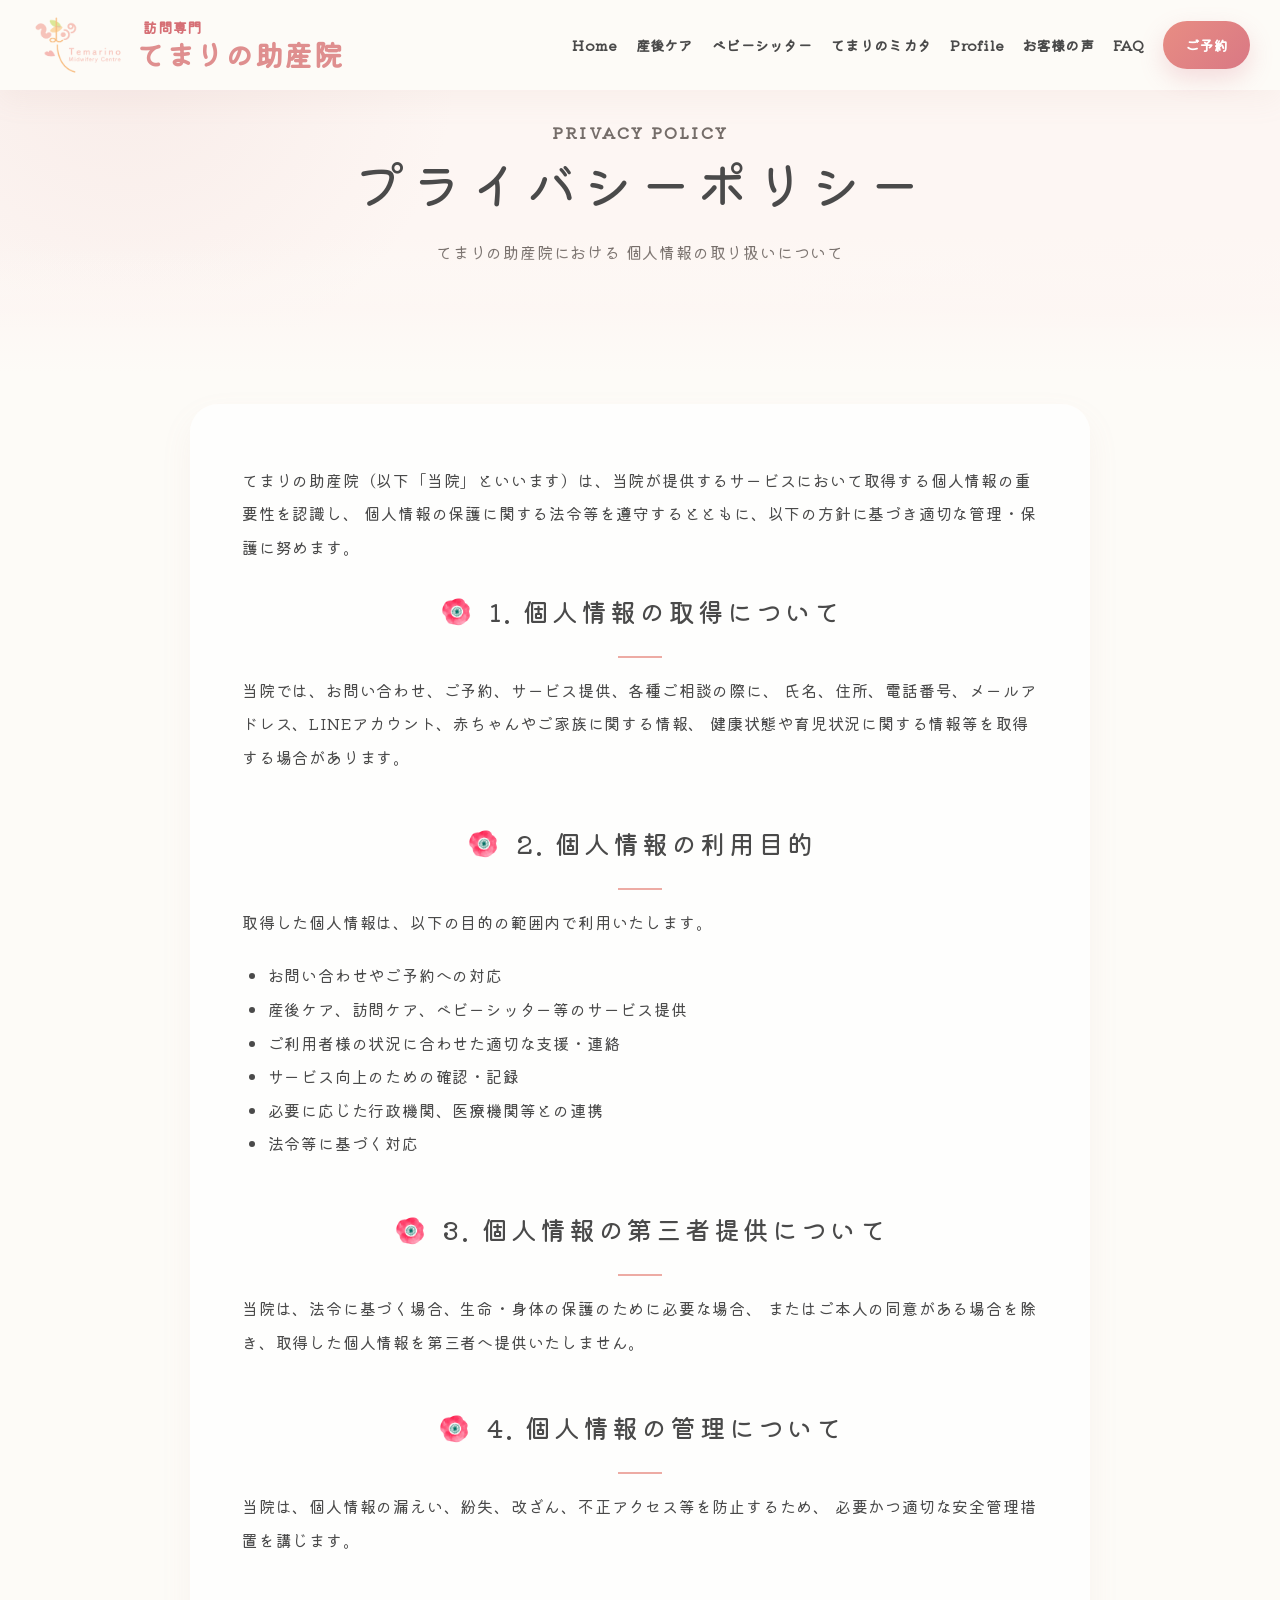
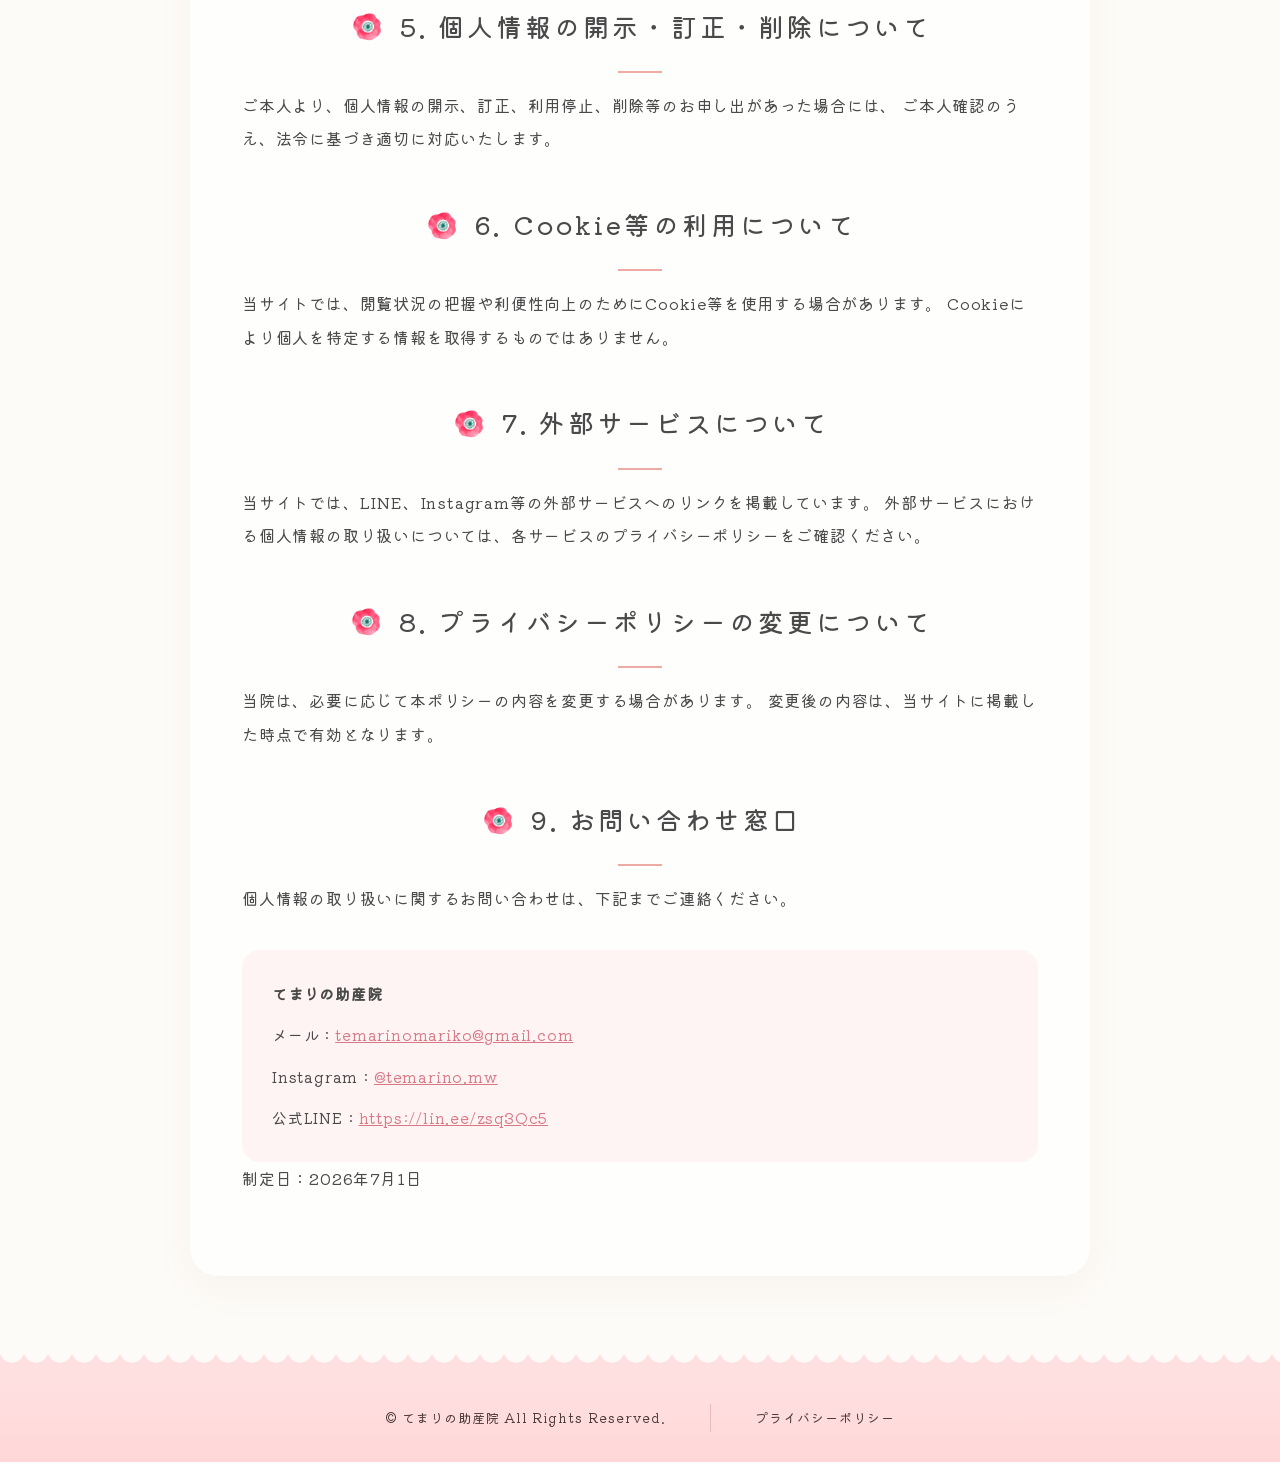
<file: privacy.html>
<!doctype html>
<html lang="ja">
  <head>
    <meta charset="utf-8" />
    <meta name="viewport" content="width=device-width, initial-scale=1" />
    <title>プライバシーポリシー｜てまりの助産院</title>

    <!-- favicon -->
    <link rel="icon" type="image/png" sizes="32x32" href="asset/favicon.png" />
    <link
      rel="icon"
      type="image/png"
      sizes="192x192"
      href="asset/favicon.png"
    />
    <link rel="apple-touch-icon" sizes="180x180" href="asset/favicon.png" />

    <meta
      name="description"
      content="川崎市中原区・高津区、横浜市港北区（日吉・綱島）エリアの訪問型産後ケア・助産師ベビーシッター。武蔵小杉・元住吉・武蔵新城在住のママのご自宅に伺います。川崎市産後ケア委託事業対応。"
    />

    <meta
      name="description"
      content="てまりの助産院のプライバシーポリシーです。個人情報の取り扱い、利用目的、管理方法などについて記載しています。"
    />

    <link rel="stylesheet" href="style.css" />

    <link rel="preconnect" href="https://fonts.googleapis.com" />
    <link rel="preconnect" href="https://fonts.gstatic.com" crossorigin />
    <link
      href="https://fonts.googleapis.com/css2?family=Kiwi+Maru&family=Klee+One&family=Zen+Maru+Gothic&display=swap"
      rel="stylesheet"
    />

    <link
      rel="stylesheet"
      href="https://cdnjs.cloudflare.com/ajax/libs/font-awesome/6.5.1/css/all.min.css"
    />
  </head>

  <body class="privacy-page-body">
    <div class="site">
      <header class="header">
        <div class="header__inner">
          <a href="index.html" class="logo">
            <img src="asset/logo.png" alt="てまりの助産院" />
            <div class="logo__title-group">
              <span class="logo__sub-name">訪問専門</span>
              <span class="logo__name">てまりの助産院</span>
            </div>
          </a>

          <input type="checkbox" id="menu" class="menu-check" />
          <label for="menu" class="menu-btn"><span></span></label>

          <nav class="nav">
            <a href="index.html">Home</a>
            <a href="postpartum-care.html">産後ケア</a>
            <a href="babysitter.html">ベビーシッター</a>
            <a href="homecare.html">てまりのミカタ</a>
            <a href="about.html">Profile</a>
            <a href="voice.html">お客様の声</a>
            <a href="faq.html">FAQ</a>
            <a href="contact.html" class="btn btn--small">ご予約</a>
          </nav>
        </div>
      </header>

      <main class="privacy-page">
        <section class="privacy-hero wave-section">
          <div class="container">
            <p class="privacy-label">Privacy Policy</p>
            <h1>プライバシーポリシー</h1>
            <p class="privacy-lead">
              てまりの助産院における<br class="sp-only" />
              個人情報の取り扱いについて
            </p>
          </div>
        </section>

        <section class="privacy-section section">
          <div class="container">
            <div class="privacy-card">
              <p>
                てまりの助産院（以下「当院」といいます）は、当院が提供するサービスにおいて取得する個人情報の重要性を認識し、
                個人情報の保護に関する法令等を遵守するとともに、以下の方針に基づき適切な管理・保護に努めます。
              </p>

              <h2>1. 個人情報の取得について</h2>
              <p>
                当院では、お問い合わせ、ご予約、サービス提供、各種ご相談の際に、
                氏名、住所、電話番号、メールアドレス、LINEアカウント、赤ちゃんやご家族に関する情報、
                健康状態や育児状況に関する情報等を取得する場合があります。
              </p>

              <h2>2. 個人情報の利用目的</h2>
              <p>取得した個人情報は、以下の目的の範囲内で利用いたします。</p>
              <ul>
                <li>お問い合わせやご予約への対応</li>
                <li>産後ケア、訪問ケア、ベビーシッター等のサービス提供</li>
                <li>ご利用者様の状況に合わせた適切な支援・連絡</li>
                <li>サービス向上のための確認・記録</li>
                <li>必要に応じた行政機関、医療機関等との連携</li>
                <li>法令等に基づく対応</li>
              </ul>

              <h2>3. 個人情報の第三者提供について</h2>
              <p>
                当院は、法令に基づく場合、生命・身体の保護のために必要な場合、
                またはご本人の同意がある場合を除き、取得した個人情報を第三者へ提供いたしません。
              </p>

              <h2>4. 個人情報の管理について</h2>
              <p>
                当院は、個人情報の漏えい、紛失、改ざん、不正アクセス等を防止するため、
                必要かつ適切な安全管理措置を講じます。
              </p>

              <h2>5. 個人情報の開示・訂正・削除について</h2>
              <p>
                ご本人より、個人情報の開示、訂正、利用停止、削除等のお申し出があった場合には、
                ご本人確認のうえ、法令に基づき適切に対応いたします。
              </p>

              <h2>6. Cookie等の利用について</h2>
              <p>
                当サイトでは、閲覧状況の把握や利便性向上のためにCookie等を使用する場合があります。
                Cookieにより個人を特定する情報を取得するものではありません。
              </p>

              <h2>7. 外部サービスについて</h2>
              <p>
                当サイトでは、LINE、Instagram等の外部サービスへのリンクを掲載しています。
                外部サービスにおける個人情報の取り扱いについては、各サービスのプライバシーポリシーをご確認ください。
              </p>

              <h2>8. プライバシーポリシーの変更について</h2>
              <p>
                当院は、必要に応じて本ポリシーの内容を変更する場合があります。
                変更後の内容は、当サイトに掲載した時点で有効となります。
              </p>

              <h2>9. お問い合わせ窓口</h2>
              <p>
                個人情報の取り扱いに関するお問い合わせは、下記までご連絡ください。
              </p>

              <div class="privacy-contact">
                <p><strong>てまりの助産院</strong></p>
                <p>
                  メール：<a href="mailto:temarinomariko@gmail.com"
                    >temarinomariko@gmail.com</a
                  >
                </p>
                <p>
                  Instagram：<a href="https://www.instagram.com/temarino.mw"
                    >@temarino.mw</a
                  >
                </p>
                <p>
                  公式LINE：<a href="https://lin.ee/zsq3Qc5"
                    >https://lin.ee/zsq3Qc5</a
                  >
                </p>
              </div>

              <p class="privacy-date">制定日：2026年7月1日</p>
            </div>
          </div>
        </section>
      </main>

      <div class="footer-bottom-wave"></div>

      <div class="footer-bottom">
        <p>© てまりの助産院 All Rights Reserved.</p>
        <span></span>
        <a href="privacy.html">プライバシーポリシー</a>
      </div>
    </div>

    <script src="script.js"></script>
  </body>
</html>
</file>
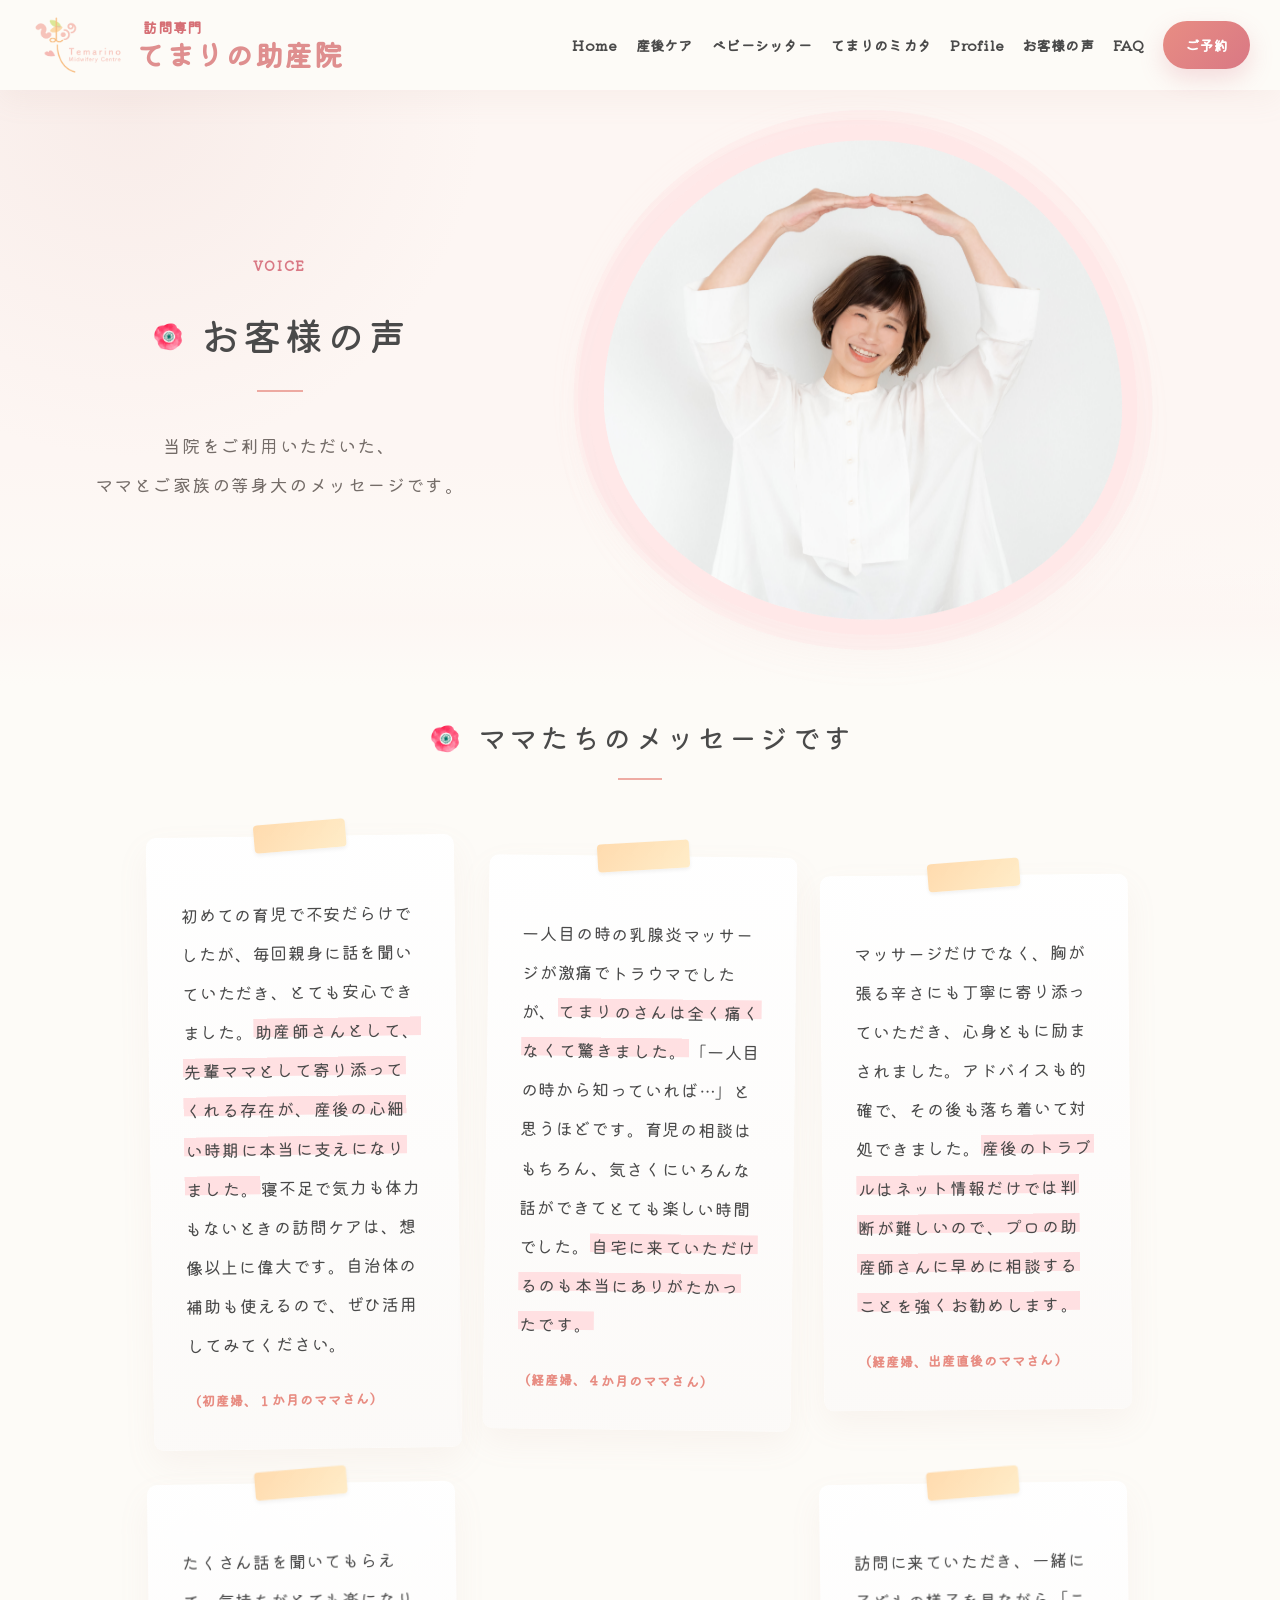
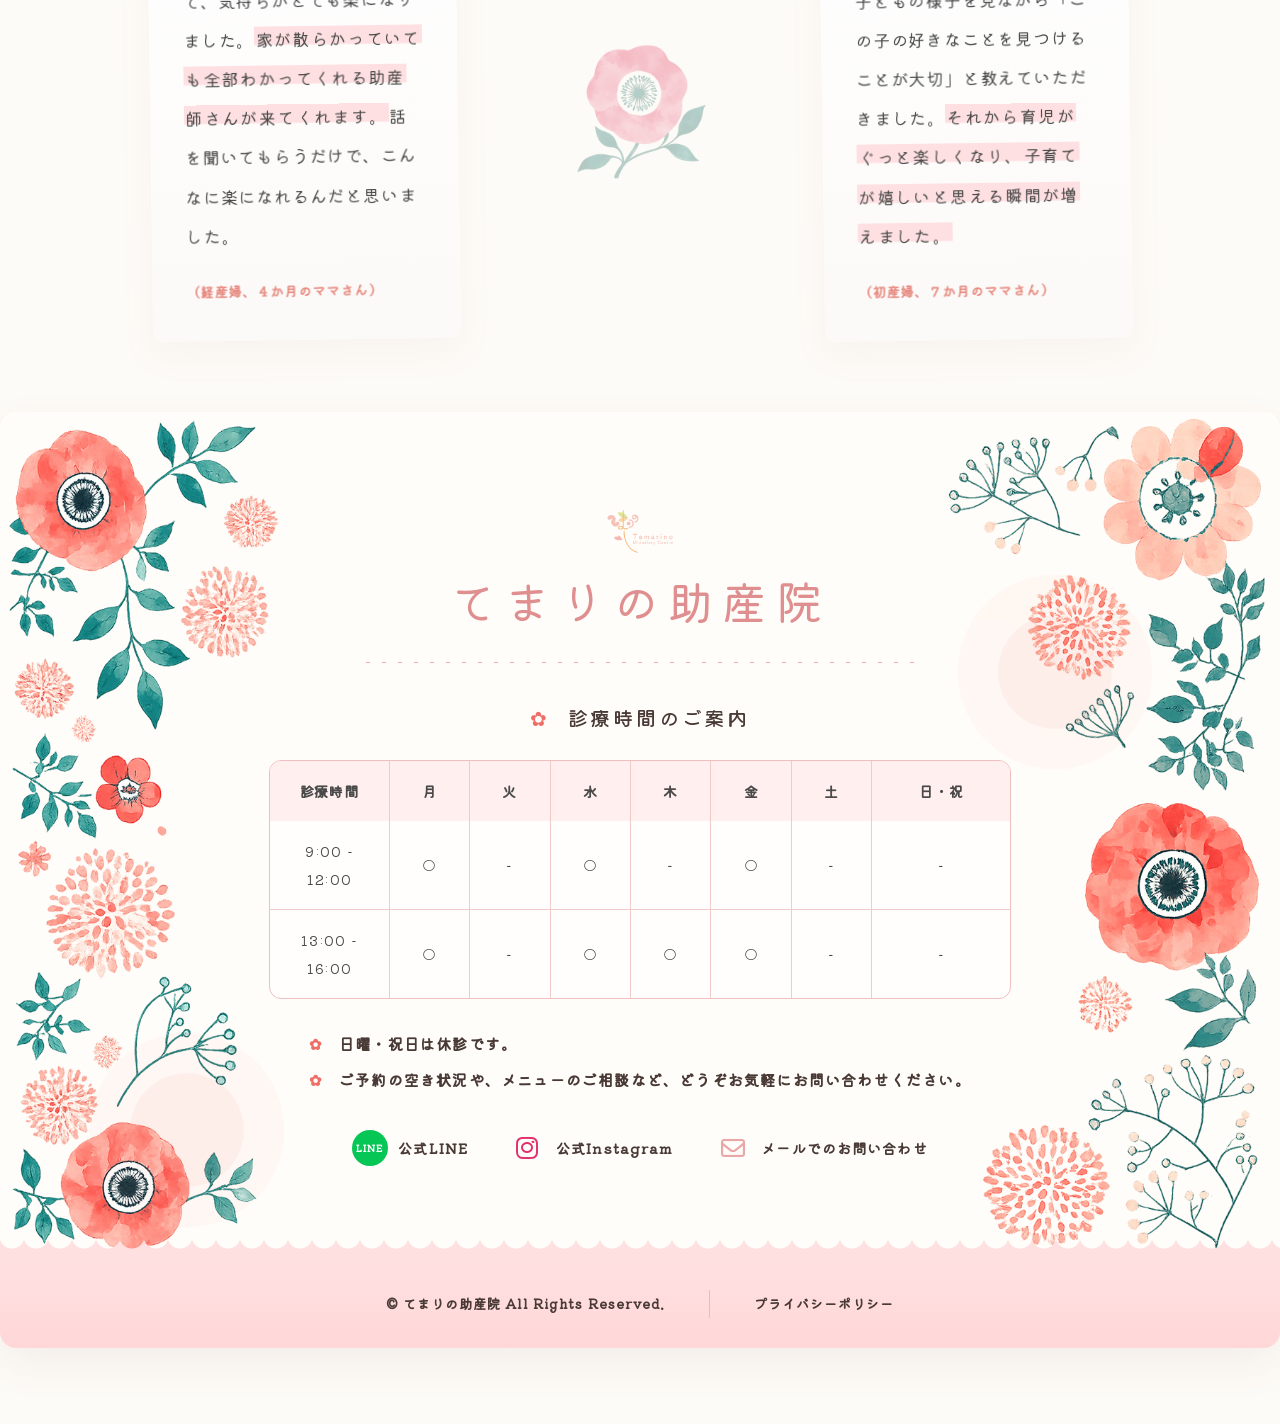
<file: voice.html>
﻿<!doctype html>
<html lang="ja">
  <head>
    <meta charset="utf-8" />
    <meta name="viewport" content="width=device-width, initial-scale=1" />
    <title>お客様の声｜川崎市の訪問型産後ケア・助産師ベビーシッター</title>

    <!-- favicon -->
    <link rel="icon" type="image/png" sizes="32x32" href="asset/favicon.png" />
    <link
      rel="icon"
      type="image/png"
      sizes="192x192"
      href="asset/favicon.png"
    />
    <link rel="apple-touch-icon" sizes="180x180" href="asset/favicon.png" />

    <meta
      name="description"
      content="川崎市中原区・高津区、横浜市港北区（日吉・綱島）エリアの訪問型産後ケア・助産師ベビーシッター。武蔵小杉・元住吉・武蔵新城在住のママのご自宅に伺います。川崎市産後ケア委託事業対応。"
    />
    <link rel="stylesheet" href="style.css" />

    <link rel="preconnect" href="https://fonts.googleapis.com" />
    <link rel="preconnect" href="https://fonts.gstatic.com" crossorigin />
    <link
      href="https://fonts.googleapis.com/css2?family=Kiwi+Maru&family=Klee+One&family=Zen+Maru+Gothic&display=swap"
      rel="stylesheet"
    />

    <link
      rel="stylesheet"
      href="https://cdnjs.cloudflare.com/ajax/libs/font-awesome/6.5.1/css/all.min.css"
    />
  </head>

  <body class="voice-page-body">
<div class="site">
      <header class="header">
        <div class="header__inner">
          <a href="index.html" class="logo">
            <img src="asset/logo.png" alt="てまりの助産院" />
            <div class="logo__title-group">
              <span class="logo__sub-name">訪問専門</span>
              <span class="logo__name">てまりの助産院</span>
            </div>
          </a>

          <input type="checkbox" id="menu" class="menu-check" />
          <label for="menu" class="menu-btn"><span></span></label>

          <nav class="nav">
            <a href="index.html">Home</a>
            <a href="postpartum-care.html">産後ケア</a>
            <a href="babysitter.html">ベビーシッター</a>
            <a href="homecare.html">てまりのミカタ</a>
            <a href="about.html">Profile</a>
            <a href="voice.html">お客様の声</a>
            <a href="faq.html">FAQ</a>
            <a href="contact.html" class="btn btn--small">ご予約</a>
          </nav>
        </div>
      </header>

      <main>

              <div class="contact-page">
        <section class="contact-hero wave-section">
          <div class="container contact-hero__inner">
            <div class="contact-hero__text">
              <p class="contact-label">Voice</p>
              <h1>お客様の声</h1>
              <p>
                当院をご利用いただいた、<br />
                ママとご家族の等身大のメッセージです。
              </p>
            </div>

            <div class="contact-hero__image">
              <img src="asset/midwife8.jpg" alt="てまりの助産院の助産師" />
            </div>
          </div>
        </section>


        <section id="voice" class="voice section">
          <div class="container">
            <h2 class="section-title section-title--center">ママたちのメッセージです</h2>

            <div class="voice__layout">
              <article class="voice-card voice-card--bottom-left">
                <p>
                  初めての育児で不安だらけでしたが、毎回親身に話を聞いていただき、とても安心できました。<span
                      class="reservation-highlight-block"
                      >助産師さんとして、先輩ママとして寄り添ってくれる存在が、産後の心細い時期に本当に支えになりました。</span>寝不足で気力も体力もないときの訪問ケアは、想像以上に偉大です。自治体の補助も使えるので、ぜひ活用してみてください。
                </p>
                <span>（初産婦、１か月のママさん）</span>
              </article>

              <article class="voice-card">
                <p>
                  一人目の時の乳腺炎マッサージが激痛でトラウマでしたが、<span class="reservation-highlight-block">てまりのさんは全く痛くなくて驚きました。</span>「一人目の時から知っていれば…」と思うほどです。育児の相談はもちろん、気さくにいろんな話ができてとても楽しい時間でした。<span class="reservation-highlight-block">自宅に来ていただけるのも本当にありがたかったです。</span>
                </p>
                <span>（経産婦、４か月のママさん）</span>
              </article>

              <article class="voice-card">
                <p>
                  マッサージだけでなく、胸が張る辛さにも丁寧に寄り添っていただき、心身ともに励まされました。アドバイスも的確で、その後も落ち着いて対処できました。<span class="reservation-highlight-block">産後のトラブルはネット情報だけでは判断が難しいので、プロの助産師さんに早めに相談することを強くお勧めします。</span>
                </p>
                <span>（経産婦、出産直後のママさん）</span>
              </article>


              <article class="voice-card">
                <p>
                  たくさん話を聞いてもらえて、気持ちがとても楽になりました。<span class="reservation-highlight-block">家が散らかっていても全部わかってくれる助産師さんが来てくれます。</span>話を聞いてもらうだけで、こんなに楽になれるんだと思いました。
                </p>
                <span>（経産婦、４か月のママさん）</span>
              </article>

              <div class="voice__flower" aria-hidden="true">
                <img src="asset/flower4.png" alt="お客様の声に添えた花のあしらい" />
              </div>


              <article class="voice-card voice-card--bottom-right">
                <p>
                  訪問に来ていただき、一緒に子どもの様子を見ながら「この子の好きなことを見つけることが大切」と教えていただきました。<span class="reservation-highlight-block">それから育児がぐっと楽しくなり、子育てが嬉しいと思える瞬間が増えました。</span>
                </p>
                <span>（初産婦、７か月のママさん）</span>
              </article>
            </div>


      </div>

      <footer class="temari-flower-footer">
        <div class="footer-deco deco-1">
          <img src="asset/footer-flower_left.png" alt="花のあしらい左" />
        </div>

        <div class="footer-deco deco-2">
          <img src="asset/footer-flower_right.png" alt="花のあしらい右" />
        </div>
        <div class="footer-deco deco-3"></div>
        <div class="footer-deco deco-4"></div>

        <div class="temari-flower-footer__inner">
          <div class="footer-brand">
            <img src="asset/logo.png" alt="Temarino Maternity Centre" />
            <h2>てまりの助産院</h2>
          </div>

          <div class="footer-dot-line"></div>

          <h3 class="footer-hours-title"><span>✿</span> 診療時間のご案内</h3>

          <table class="flower-hours-table">
            <thead>
              <tr>
                <th>診療時間</th>
                <th>月</th>
                <th>火</th>
                <th>水</th>
                <th>木</th>
                <th>金</th>
                <th>土</th>
                <th>日・祝</th>
              </tr>
            </thead>
            <tbody>
              <tr>
                <th>9:00 - 12:00</th>
                <td>○</td>
                <td>−</td>
                <td>○</td>
                <td>−</td>
                <td>○</td>
                <td>−</td>
                <td>−</td>
              </tr>
              <tr>
                <th>13:00 - 16:00</th>
                <td>○</td>
                <td>−</td>
                <td>○</td>
                <td>○</td>
                <td>○</td>
                <td>−</td>
                <td>−</td>
              </tr>
            </tbody>
          </table>

          <ul class="footer-notice">
            <li>日曜・祝日は休診です。</li>
            <li>
              ご予約の空き状況や、メニューのご相談など、どうぞお気軽にお問い合わせください。
            </li>
          </ul>

          <div class="footer-contact-links">
            <a href="https://lin.ee/zsq3Qc5" class="footer-contact-link">
              <span class="footer-icon footer-icon--line">LINE</span>
              <span>公式LINE</span>
            </a>

            <a
              href="https://www.instagram.com/temarino.mw"
              class="footer-contact-link"
            >
              <span class="footer-icon footer-icon--instagram">
                <i class="fab fa-instagram"></i>
              </span>
              <span>公式Instagram</span>
            </a>

            <a
              href="mailto:temarinomariko@gmail.com"
              class="footer-contact-link"
            >
              <span class="footer-icon footer-icon--mail">
                <i class="far fa-envelope"></i>
              </span>
              <span>メールでのお問い合わせ</span>
            </a>
          </div>
        </div>

        <div class="footer-bottom-wave"></div>

        <div class="footer-bottom">
          <p>© てまりの助産院 All Rights Reserved.</p>
          <span></span>
          <a href="privacy.html">プライバシーポリシー</a>
        </div>
      </footer>
    </div>

    <button
      class="scroll-menu-button"
      type="button"
      aria-label="メニューを開く"
    >
      <span></span>
      <span></span>
      <span></span>
    </button>

    <div class="scroll-menu-panel">
            <a href="index.html">Home</a>
            <a href="postpartum-care.html">産後ケア</a>
            <a href="babysitter.html">ベビーシッター</a>
            <a href="homecare.html">てまりのミカタ</a>
            <a href="about.html">Profile</a>
            <a href="voice.html">お客様の声</a>
            <a href="faq.html">FAQ</a>
            <a href="contact.html" class="btn btn--small">ご予約</a>
    </div>

    <!-- トップへ戻るボタン -->
    <a href="#" class="page-top-button" aria-label="ページトップへ戻る"> ↑ </a>

    <script src="script.js"></script>
  </body>
</html>
</file>
<file: style.css>
﻿@charset "utf-8";
/* ============================================================
 *  てまりの助産院 — 完成版 CSS
 *  対象: index.html / about.html / postpartum-care.html /
 *        babysitter.html / homecare.html / contact.html / privacy.html
 *
 *  構成
 *  01. CSS変数・リセット
 *  02. 共通レイアウト（container / site）
 *  03. ヘッダー・ナビ
 *  04. ボタン
 *  05. ========== index.html ==========
 *      05-a. ヒーロー（FV）
 *      05-b. セクション共通
 *      05-c. お悩みセクション
 *      05-d. てまりのだから（Reason）
 *      05-e. サービスメニュー（Magazine style）
 *      05-f. お客様の声（Voice）
 *      05-g. ご利用の流れ（Flow Dome）
 *      05-h. プロフィール
 *      05-i. FAQ・診療時間パネル
 *      05-j. てまりのだからできること
 *      05-k. VIEW MORE ボタン
 *      05-l. イントロページ
 *  06. ========== about.html ==========
 *  07. ========== contact.html ==========
 *  08. ========== privacy.html ==========
 *  09. ========== サービスページ共通（postpartum / babysitter / homecare） ==========
 *      09-a. tm-系レイアウト
 *      09-b. 絵本ページめくりアニメーション
 *      09-c. FAQセクション
 *  10. 共通フッター（temari-flower-footer）
 *  11. 固定予約ボタン・モバイル用ボタン
 *  12. スクロールメニューボタン（PC）
 *  13. レスポンシブ総括
 * ============================================================ */

/* ============================================================
 *  01. CSS変数・リセット
 * ============================================================ */

:root {
  --font: "Zen Maru Gothic", sans-serif;
  --serif: "Yu Mincho", "Hiragino Mincho ProN", serif;
  --text: #4a4a4a;
  --muted: #756d69;
  --pink: #e88d83;
  --pink-dark: #d97884;
  --pink-soft: #f4c3bb;
  --pink-bg: #fff4f4;
  --cream: #fdfbf7;
  --white: #ffffff;
  --line: #efdada;
  --shadow: 0 14px 34px rgba(130, 92, 82, 0.1);
}
*,
*::before,
*::after {
  box-sizing: border-box;
  min-width: 0;
}
html,
body {
  width: 100%;
  max-width: 100%;
  overflow-x: hidden;
}
body {
  margin: 0;
  background: var(--white);
  color: var(--text);
  font-family: var(--font);
  font-size: 16px;
  font-weight: 400;
  line-height: 2;
  letter-spacing: 0.05em;
  word-break: keep-all;
  overflow-wrap: anywhere;
}
img {
  display: block;
  max-width: 100%;
  height: auto;
}
a {
  color: inherit;
  text-decoration: none;
}
/* フォントユーティリティ */

.zen-maru-gothic-regular {
  font-family: "Zen Maru Gothic", sans-serif;
  font-weight: 400;
  font-style: normal;
}
/* スマホのみ表示する改行 */

.sp-only {
  display: none;
}
@media (max-width: 560px) {
  .sp-only {
    display: block;
  }
}
/* PCのみ表示 */

.pc-only {
  display: block;
}
@media (max-width: 1024px) {
  .pc-only {
    display: none !important;
  }
}
/* ============================================================
 *  02. 共通レイアウト
 * ============================================================ */

.site {
  width: 100%;
  overflow-x: hidden;
}
.container {
  width: min(100% - 40px, 1280px);
  margin-inline: auto;
}
/* wave装飾を持つセクション用（about/contact/privacy hero） */

.wave-section {
  position: relative;
}
/* ============================================================
 *  03. ヘッダー・ナビ
 * ============================================================ */

.header {
  position: fixed;
  inset: 0 0 auto;
  z-index: 100;
  background: rgba(255, 255, 255, 0.92);
  backdrop-filter: blur(10px);
}
.header__inner {
  width: min(100% - 48px, 1500px);
  height: 90px;
  margin-inline: auto;
  display: flex;
  align-items: center;
}
/* ロゴエリア */

.logo {
  display: flex;
  align-items: center;
  gap: 16px;
  margin-left: -25px;
}
.logo img {
  width: 125px;
  max-height: 72px;
  object-fit: contain;
}
.logo__name {
  color: #df7f8b;
  font-size: 32px;
  font-weight: 600;
  letter-spacing: 0.08em;
  white-space: nowrap;
  font-family: "Kiwi Maru", serif;
}
/* ハンバーガー（モバイル） */

.menu-check {
  position: absolute;
  opacity: 0;
  pointer-events: none;
}
.menu-btn {
  position: relative;
  width: 42px;
  height: 42px;
  border-radius: 50%;
  background: var(--pink-bg);
  cursor: pointer;
}
.menu-btn span,
.menu-btn::before,
.menu-btn::after {
  content: "";
  position: absolute;
  left: 12px;
  width: 18px;
  height: 1px;
  background: var(--pink-dark);
}
.menu-btn span {
  top: 21px;
}
.menu-btn::before {
  top: 15px;
}
.menu-btn::after {
  top: 27px;
}
/* モバイルナビ（デフォルト非表示） */

.nav {
  position: fixed;
  top: 82px;
  left: 16px;
  right: 16px;
  display: none;
  padding: 24px;
  border-radius: 24px;
  background: rgba(255, 255, 255, 0.97);
  box-shadow: var(--shadow);
}
.menu-check:checked ~ .nav {
  display: grid;
  gap: 18px;
}
.nav a {
  font-size: 15px;
  font-weight: 600;
}
/* PC ナビ */

@media (min-width: 768px) {
  .header__inner {
    height: 90px;
  }
  .menu-btn {
    display: none;
  }
  .nav {
    position: static;
    display: flex;
    align-items: center;
    margin-left: auto;
    gap: 34px;
    padding: 0;
    border-radius: 0;
    background: transparent;
    box-shadow: none;
  }
  @media (max-width: 767px) {
    .logo {
      gap: 8px;
    }
    .logo img {
      width: 68px;
    }
    .logo__name {
      font-size: 20px;
      letter-spacing: 0.05em;
    }
  }
}
/* ============================================================
 *  04. ボタン
 * ============================================================ */

.btn {
  display: inline-flex;
  align-items: center;
  justify-content: center;
  gap: 10px;
  min-height: 48px;
  padding: 12px 28px;
  border-radius: 999px;
  background: linear-gradient(135deg, var(--pink), var(--pink-dark));
  color: #fff;
  font-size: 14px;
  font-weight: 600;
  box-shadow: 0 10px 24px rgba(217, 120, 132, 0.24);
}
.btn--small {
  min-height: 46px;
  padding: 10px 20px;
  font-size: 13px;
}
.btn--outline {
  background: #fff;
  color: var(--pink-dark);
  border: 1px solid #e6b5b0;
  box-shadow: none;
}
/* info-btn（about/contact CTAボタン） */

.info-btn {
  display: flex;
  align-items: center;
  justify-content: center;
  min-height: 52px;
  border-radius: 999px;
  font-weight: 600;
  font-size: 16px;
}
.info-btn--line {
  background: #43c33f;
  color: #fff;
}
.info-btn--outline {
  background: #fff;
  border: 1px solid var(--pink);
  color: var(--pink);
}
@media (max-width: 374px) {
  .btn {
    width: 100%;
    padding-inline: 16px;
  }
}
/* ============================================================
 *  05-a. index.html — ヒーロー（FV）
 *  hero-ripple 対応版
 * ============================================================ */

.hero {
  position: relative;
  padding-top: 90px;
  min-height: 100vh;
  background:
    radial-gradient(
      circle at 6% 14%,
      rgba(248, 210, 211, 0.45) 0 64px,
      transparent 65px
    ),
    radial-gradient(
      circle at 8% 28%,
      rgba(248, 210, 211, 0.32) 0 100px,
      transparent 101px
    ),
    radial-gradient(
      circle at 78% 48%,
      rgba(255, 226, 231, 0.58) 0%,
      rgba(255, 241, 243, 0.36) 36%,
      rgba(255, 255, 255, 0) 73%
    ),
    linear-gradient(90deg, #fff7f4 0%, #fffdfb 44%, #fff 100%);
  overflow: hidden;
}
.hero::before {
  content: "";
  position: absolute;
  left: 4%;
  top: 180px;
  width: 180px;
  height: 180px;
  border-radius: 50%;
  background: rgba(244, 210, 210, 0.2);
  z-index: 0;
  pointer-events: none;
}
.hero::after {
  content: "";
  position: absolute;
  inset: 0;
  background: linear-gradient(
    90deg,
    rgba(255, 255, 255, 0.4) 0%,
    rgba(255, 255, 255, 0.1) 38%,
    rgba(255, 255, 255, 0) 100%
  );
  pointer-events: none;
  z-index: 1;
}
.hero__inner {
  position: relative;
  z-index: 2;
  width: min(100% - 80px, 1360px);
  min-height: calc(100vh - 90px);
  margin: 0 auto;
  display: grid;
  grid-template-columns: 46% 54%;
  align-items: center;
  gap: clamp(36px, 4vw, 80px);
}
.hero__body {
  position: relative;
  z-index: 8;
  padding: 0;
  text-align: left;
  padding-left: 60px;
}
.hero__label {
  margin: 0 0 24px;
  color: var(--pink-dark);
  font-size: 15px;
  font-weight: 600;
  line-height: 2;
  letter-spacing: 0.08em;
}
.hero__title {
  margin: 0 0 32px;
  color: var(--text);
  font-size: clamp(28px, 3vw, 48px);
  font-weight: 400;
  line-height: 1.8;
  letter-spacing: 0.06em;
}
.hero__title span {
  display: block;
  white-space: nowrap;
}
.hero__title .indent {
  padding-left: 0.8em;
}
.hero__line {
  width: 360px;
  max-width: 100%;
  margin: 0 0 20px;
  border-top: 2px dotted rgba(232, 141, 131, 0.35);
}
.hero__copy {
  margin: 0;
  color: #444;
  font-size: clamp(18px, 1.8vw, 28px);
  font-weight: 400;
  line-height: 1.9;
  letter-spacing: 0.12em;
}
.hero__visual {
  position: relative;
  z-index: 4;
  display: flex;
  align-items: center;
  justify-content: center;
  overflow: visible;
  transform: translateX(10px);
}
.hero-pink-border,
.hero-deco-ring,
.hero-deco-dot {
  display: none !important;
}
.hero-photo-wrap {
  position: relative;
  width: min(48vw, 650px);
  aspect-ratio: 1 / 1;
  overflow: visible;
  isolation: isolate;
}
.hero-photo-frame {
  position: absolute;
  inset: 0;
  z-index: 10;
  overflow: hidden;
  border-radius: 58% 42% 47% 53% / 45% 57% 43% 55%;
  background: transparent;
  box-shadow:
    0 0 0 10px rgba(255, 226, 231, 0.88),
    0 0 0 24px rgba(255, 196, 209, 0.46),
    0 0 0 38px rgba(255, 239, 242, 0.42),
    0 18px 46px rgba(205, 115, 116, 0.14),
    0 0 64px rgba(232, 141, 131, 0.14);
  animation: heroBlobMorph 14s ease-in-out 1;
  animation-fill-mode: forwards;
}
.hero-photo-frame img {
  width: 100%;
  height: 100%;
  display: block;
  object-fit: cover;
  object-position: center;
  transform: scale(1.055);
}
.hero-ripple {
  position: absolute;
  left: 50%;
  top: 50%;
  width: 100%;
  height: 100%;
  border-radius: 58% 42% 47% 53% / 45% 57% 43% 55%;
  transform: translate(-50%, -50%) scale(0.64);
  opacity: 0;
  pointer-events: none;
  background: transparent;
  transform-origin: center center;
  will-change: transform, opacity, border-radius, filter;
}
.ripple-1 {
  z-index: 6;
  border: 4px solid rgba(236, 128, 137, 0.92);
  background: radial-gradient(
    closest-side,
    rgba(255, 255, 255, 0) 54%,
    rgba(255, 232, 236, 0.24) 68%,
    rgba(255, 178, 197, 0.4) 82%,
    rgba(255, 255, 255, 0) 100%
  );
  box-shadow:
    0 0 0 10px rgba(255, 214, 222, 0.35),
    0 0 46px rgba(236, 128, 137, 0.34),
    0 0 110px rgba(255, 190, 200, 0.22);
  animation: heroRippleWave 5s ease-out forwards;
}
.ripple-2 {
  z-index: 5;
  border: 3px solid rgba(255, 145, 172, 0.78);
  background: radial-gradient(
    closest-side,
    rgba(255, 255, 255, 0) 58%,
    rgba(255, 232, 236, 0.2) 74%,
    rgba(255, 190, 204, 0.24) 90%,
    rgba(255, 255, 255, 0) 100%
  );
  box-shadow:
    0 0 54px rgba(255, 145, 172, 0.26),
    0 0 116px rgba(255, 190, 200, 0.15);
  animation: heroRippleWave 5s ease-out 0.8s forwards;
}
.ripple-3 {
  z-index: 4;
  border: 3px dashed rgba(232, 92, 114, 0.86);
  background: radial-gradient(
    closest-side,
    rgba(255, 255, 255, 0) 60%,
    rgba(255, 224, 229, 0.2) 78%,
    rgba(236, 128, 137, 0.17) 94%,
    rgba(255, 255, 255, 0) 100%
  );
  box-shadow:
    0 0 48px rgba(232, 92, 114, 0.25),
    0 0 118px rgba(255, 190, 200, 0.13);
  animation: heroRippleWave 5s ease-out 1.6s forwards;
}
.ripple-4 {
  z-index: 3;
  border: 2px solid rgba(255, 190, 210, 0.78);
  background: radial-gradient(
    closest-side,
    rgba(255, 255, 255, 0) 62%,
    rgba(255, 238, 240, 0.18) 80%,
    rgba(255, 194, 205, 0.13) 96%,
    rgba(255, 255, 255, 0) 100%
  );
  box-shadow:
    0 0 64px rgba(238, 143, 149, 0.17),
    0 0 140px rgba(255, 200, 210, 0.1);
  animation: heroRippleWave 5s ease-out 2.4s forwards;
}
@keyframes heroRippleWave {
  0% {
    transform: translate(-50%, -50%) scale(0.64) rotate(0deg);
    opacity: 0;
    filter: blur(0);
    border-radius: 58% 42% 47% 53% / 45% 57% 43% 55%;
  }
  9% {
    opacity: 1;
  }
  40% {
    opacity: 0.72;
    transform: translate(-50%, -50%) scale(1.75) rotate(5deg);
    border-radius: 44% 56% 60% 40% / 60% 40% 52% 48%;
    filter: blur(0.2px);
  }
  72% {
    opacity: 0.3;
    transform: translate(-50%, -50%) scale(2.85) rotate(-4deg);
    border-radius: 55% 45% 44% 56% / 47% 53% 58% 42%;
    filter: blur(0.8px);
  }
  100% {
    transform: translate(-50%, -50%) scale(2.2);
    opacity: 0.12;
  }
}
@keyframes heroBlobMorph {
  0% {
    border-radius: 58% 42% 47% 53% / 45% 57% 43% 55%;
  }
  25% {
    border-radius: 52% 48% 57% 43% / 51% 47% 53% 49%;
  }
  50% {
    border-radius: 44% 56% 60% 40% / 60% 40% 52% 48%;
  }
  75% {
    border-radius: 55% 45% 44% 56% / 47% 53% 58% 42%;
  }
  100% {
    border-radius: 58% 42% 47% 53% / 45% 57% 43% 55%;
  }
}
@media (max-width: 767px) {
  .hero {
    padding-top: 88px;
  }
  .hero__inner {
    grid-template-columns: 1fr;
    width: min(100% - 36px, 680px);
    min-height: auto;
    margin: 0 auto;
    padding: 40px 0 80px;
    gap: 40px;
  }
  .hero__body {
    padding: 34px 0 0;
    text-align: left;
  }
  .hero__title {
    font-size: clamp(30px, 8vw, 40px);
    line-height: 1.65;
  }
  .hero__visual {
    width: 100%;
    height: auto;
    padding: 0 0 70px;
    overflow: visible;
    transform: none;
    display: flex;
    justify-content: center;
    align-items: center;
  }
  .hero-photo-wrap {
    width: min(96vw, 460px);
    margin: 0 auto;
  }
  .hero-photo-frame {
    box-shadow:
      0 0 0 7px rgba(255, 226, 231, 0.82),
      0 0 0 15px rgba(255, 196, 209, 0.36),
      0 0 0 25px rgba(255, 239, 242, 0.3),
      0 10px 28px rgba(205, 115, 116, 0.1),
      0 0 40px rgba(232, 141, 131, 0.1);
  }
  .ripple-1 {
    border-width: 2.5px;
  }
  .ripple-2,
  .ripple-3 {
    border-width: 2px;
  }
  .ripple-4 {
    border-width: 1.5px;
  }
  .hero-ripple {
    animation-duration: 6.8s;
  }
}
@media (max-width: 374px) {
  .hero__title {
    font-size: 27px;
  }
}
@media (prefers-reduced-motion: reduce) {
  .hero-photo-frame,
  .hero-ripple {
    animation: none !important;
  }
  .ripple-1 {
    opacity: 0.75;
    transform: translate(-50%, -50%) scale(1.22);
  }
  .ripple-2 {
    opacity: 0.55;
    transform: translate(-50%, -50%) scale(1.48);
  }
  .ripple-3 {
    opacity: 0.42;
    transform: translate(-50%, -50%) scale(1.74);
  }
  .ripple-4 {
    opacity: 0.32;
    transform: translate(-50%, -50%) scale(2);
  }
}
/* ============================================================
 *  05-b. index.html — セクション共通
 * ============================================================ */

.section {
  padding: 76px 0;
}
.section-title {
  position: relative;
  text-align: center;
  margin: 0 0 56px;
  padding-bottom: 18px;
  color: var(--text);
  font-size: clamp(26px, 2.2vw, 36px);
  font-weight: 500;
  line-height: 1.5;
  letter-spacing: 0.1em;
  /* アニメーション初期状態（JSでis-showを付与） */
  opacity: 0;
  transform: translateY(36px);
  filter: blur(8px);
  transition:
    opacity 1.1s ease,
    transform 1.1s ease,
    filter 1.1s ease;
}
.section-title.is-show {
  animation: sectionTitleFadeUp 1.2s ease forwards;
}
@keyframes sectionTitleFadeUp {
  from {
    opacity: 0;
    transform: translateY(36px);
    filter: blur(8px);
  }
  to {
    opacity: 1;
    transform: translateY(0);
    filter: blur(0);
  }
}
.section-title::after {
  content: "";
  position: absolute;
  left: 50%;
  bottom: 0;
  width: 44px;
  height: 2px;
  transform: translateX(-50%);
  background: var(--pink);
  transition: transform 0.8s ease 0.3s;
}
.section-title span {
  color: #df8f8f;
}
.section-title--center {
  text-align: center;
}
/* セクション背景 */

.worries,
.voice,
.profile {
  background: var(--cream);
}
.reason,
.menu-price,
.faq-reservation {
  background: #fff;
}
@media (max-width: 767px) {
  .section {
    padding: 64px 0;
  }
  .section-title {
    font-size: clamp(25px, 6vw, 34px);
    line-height: 1.6;
    margin-bottom: 42px;
  }
}
/* ============================================================
 *  05-c. お悩みセクション（Worries）
 * ============================================================ */

.worries__grid {
  display: grid;
  gap: 24px;
}
.worry-card {
  padding: 26px 22px;
  border-radius: 18px;
  background: #fff;
  box-shadow: var(--shadow);
  text-align: center;
}
.worry-card img {
  width: 62px;
  height: 62px;
  margin: 0 auto 18px;
  object-fit: contain;
}
.worry-card h3 {
  margin: 0 0 12px;
  color: var(--pink-dark);
  font-size: 18px;
  font-weight: 600;
}
.worry-card p {
  margin: 0;
  font-size: 17px;
  line-height: 2;
}
/* スマホ：2列 */

@media (max-width: 1024px) {
  section#worries .container {
    width: calc(100% - 24px);
    max-width: 100%;
    padding: 0;
  }
  section#worries .worries__grid {
    display: grid;
    grid-template-columns: repeat(2, minmax(0, 1fr));
    gap: 14px;
    width: 100%;
  }
  section#worries .worry-card {
    padding: 18px 8px;
    border-radius: 16px;
  }
  section#worries .worry-card img {
    width: 48px;
    height: 48px;
    margin: 0 auto 10px;
  }
  section#worries .worry-card h3 {
    font-size: 13px;
    margin-bottom: 8px;
  }
  section#worries .worry-card p {
    font-size: 11px;
    line-height: 1.7;
  }
}
@media (min-width: 768px) {
  .worries__grid {
    grid-template-columns: repeat(3, 1fr);
  }
}
/* ============================================================
 *  05-d. てまりのだから（Reason）
 * ============================================================ */

#reason.reason {
  background: var(--cream);
  padding: 80px 0 92px;
}
.reason-lead {
  margin: -28px auto 48px;
  text-align: center;
  font-size: 18px;
  line-height: 2;
}
.reason__grid {
  display: grid;
  grid-template-columns: 1fr;
  gap: 0;
  max-width: 1120px;
  margin: 0 auto;
}
.reason-card {
  position: relative;
  display: grid;
  grid-template-columns: 1fr;
  gap: 28px;
  padding: 42px 0;
  border-top: 1px solid var(--pink);
  background: transparent;
  box-shadow: none;
}
.reason-card:last-child {
  border-bottom: 1px solid var(--pink);
}
.reason-card::before {
  content: "01";
  display: block;
  color: var(--pink);
  font-size: 13px;
  font-weight: 600;
  letter-spacing: 0.18em;
}
.reason-card:nth-child(2)::before {
  content: "02";
}
.reason-card:nth-child(3)::before {
  content: "03";
}
.reason-card img {
  width: 280px;
  height: 280px;
  margin: 0 auto;
  border-radius: 50%;
  object-fit: cover;
}
.reason-card h3 {
  margin: -8px 0 14px;
  color: var(--text);
  font-size: clamp(20px, 1.6vw, 28px);
  font-weight: 600;
  line-height: 1.5;
  letter-spacing: 0.08em;
}
.reason-card p {
  position: relative;
  max-width: 420px;
  margin: 0;
  padding-left: 18px;
  font-size: 17px;
  line-height: 2.1;
}
.reason-card p::before {
  content: "";
  position: absolute;
  left: 0;
  top: 0.35em;
  width: 1px;
  height: 4.2em;
  background: var(--pink);
}
@media (min-width: 768px) {
  .reason-card {
    grid-template-columns: minmax(280px, 42%) minmax(360px, 58%);
    align-items: center;
    column-gap: 64px;
    padding: 58px 0 58px 80px;
  }
  .reason-card::before,
  .reason-card h3,
  .reason-card p {
    grid-column: 1;
  }
  .reason-card img {
    grid-column: 2;
    grid-row: 1 / span 3;
    height: 250px;
  }
}
@media (max-width: 767px) {
  .reason-card {
    text-align: center;
    padding-left: 0;
    align-items: center;
  }
  .reason-card p {
    margin-inline: auto;
    padding-left: 0;
  }
  .reason-card p::before {
    display: none;
  }
  #reason .reason-card {
    display: flex;
    flex-direction: column;
    align-items: center;
  }
  #reason .reason-card img {
    margin: 0 auto 28px;
  }
  #reason .reason-card p {
    width: min(100%, 300px);
    margin: 0 auto;
    text-align: center;
  }
}
/* ============================================================
 *  05-e. サービスメニュー（Magazine style）
 * ============================================================ */

.magazine-menu {
  position: relative;
  overflow: hidden;
  padding: 96px 0 108px;
  background:
    radial-gradient(
      circle at 8% 16%,
      rgba(255, 232, 235, 0.65),
      transparent 24%
    ),
    radial-gradient(
      circle at 94% 82%,
      rgba(255, 238, 226, 0.68),
      transparent 22%
    ),
    #fff;
}
.magazine-menu__head {
  position: relative;
  z-index: 1;
  margin-bottom: 58px;
  text-align: center;
}
.magazine-menu__label {
  margin: 0 0 10px;
  color: var(--pink);
  font-size: 13px;
  font-weight: 600;
  letter-spacing: 0.18em;
}
.magazine-menu__lead {
  margin: 26px auto 0;
  font-size: 17px;
  line-height: 2.1;
}
.service-choice {
  display: grid;
  grid-template-columns: repeat(3, minmax(0, 1fr));
  gap: 18px;
  margin: 0 auto 64px;
}
.service-choice__item {
  display: grid;
  grid-template-rows: auto auto 1fr;
  gap: 12px;
  align-items: start;
  min-height: 210px;
  padding: 28px 24px 26px;
  border: 1px solid rgba(232, 141, 131, 0.22);
  border-radius: 22px;
  background:
    linear-gradient(
      180deg,
      rgba(255, 255, 255, 0.96),
      rgba(255, 249, 248, 0.96)
    ),
    var(--white);
  color: inherit;
  text-align: center;
  box-shadow: 0 12px 30px rgba(130, 92, 82, 0.08);
  transition:
    transform 0.3s ease,
    border-color 0.3s ease,
    box-shadow 0.3s ease;
}
.service-choice__item:hover {
  transform: translateY(-4px);
  border-color: rgba(232, 141, 131, 0.48);
  box-shadow: 0 18px 42px rgba(130, 92, 82, 0.12);
}
.service-choice__icon {
  display: inline-grid;
  place-items: center;
  width: 58px;
  height: 58px;
  margin: 0 auto 2px;
  border-radius: 50%;
  background: var(--pink-bg);
  color: var(--pink);
  font-size: 24px;
}
.service-choice__text {
  color: var(--muted);
  font-size: 15px;
  font-weight: 600;
  line-height: 1.8;
}
.service-choice__link {
  align-self: end;
  color: var(--pink-dark);
  font-size: 18px;
  font-weight: 600;
  line-height: 1.7;
}
.magazine-menu__grid {
  position: relative;
  z-index: 1;
  display: grid;
  grid-template-columns: 1fr;
  gap: 40px;
}
.magazine-card {
  position: relative;
}
.magazine-card__link {
  display: grid;
  grid-template-columns: 1fr;
  color: inherit;
}
.magazine-card__image {
  position: relative;
  z-index: 2;
  overflow: hidden;
  width: 100%;
  height: 340px;
  border-radius: 24px;
  background: #fff;
  box-shadow: 0 10px 28px rgba(130, 92, 82, 0.08);
  transition:
    transform 0.35s ease,
    box-shadow 0.35s ease;
}
.magazine-card__image img {
  width: 100%;
  height: 100%;
  object-fit: cover;
  object-position: 68% top;
  transition: transform 0.35s ease;
}
.magazine-card:first-child .magazine-card__image img {
  object-position: 15% center;
}
.magazine-card__body {
  position: relative;
  z-index: 3;
  width: calc(100% - 36px);
  margin: -52px auto 0;
  padding: 28px 28px 30px;
  border-radius: 22px;
  background: rgba(255, 255, 255, 0.92);
  box-shadow: 0 14px 36px rgba(130, 92, 82, 0.09);
  backdrop-filter: blur(10px);
}
@media (max-width: 767px) {
  .service-choice {
    grid-template-columns: 1fr;
    gap: 16px;
    max-width: 420px;
    margin-bottom: 52px;
  }
  .service-choice__item {
    grid-template-columns: 58px 1fr;
    grid-template-rows: auto auto;
    min-height: 0;
    padding: 22px 20px;
    text-align: left;
  }
  .service-choice__icon {
    grid-row: 1 / span 2;
    margin: 0;
  }
  .service-choice__text,
  .service-choice__link {
    line-height: 1.65;
  }
  .service-choice__link {
    align-self: start;
    font-size: 17px;
  }
}
/* ============================================================
 *  05-f. お客様の声（Voice）
 * ============================================================ */

.voice {
  background: var(--cream);
  display: inline-block;
  margin: 0 0 14px;
  padding: 5px 14px;
  border-radius: 999px;
  background: var(--pink-bg);
  color: var(--pink);
  font-size: 12px;
  font-weight: 600;
}
.magazine-card h3 {
  margin: 0 0 18px;
  color: var(--text);
  font-size: 22px;
  font-weight: 500;
  line-height: 1.6;
  letter-spacing: 0.08em;
}
.magazine-card__text {
  margin: 0 0 22px;
  font-size: 17px;
  line-height: 2.05;
}
.magazine-card__price {
  margin: 0 0 24px;
  color: var(--pink);
  font-size: 15px;
  font-weight: 600;
  line-height: 2;
}
.magazine-card__more {
  display: inline-flex;
  align-items: center;
  color: var(--pink);
  font-size: 13px;
  font-weight: 600;
  letter-spacing: 0.08em;
}
.magazine-card__link:hover .magazine-card__image {
  transform: translateY(-4px);
  box-shadow: 0 18px 42px rgba(130, 92, 82, 0.12);
}
.magazine-card__link:hover .magazine-card__image img {
  transform: scale(1.03);
}
@media (min-width: 768px) {
  .magazine-menu__grid {
    grid-template-columns: repeat(3, 1fr);
    gap: 34px;
  }
  .magazine-card:nth-child(2) {
    margin-top: 42px;
  }
  .magazine-card__body {
    min-height: 360px;
  }
}
/* ============================================================
 *  05-f. お客様の声（Voice）
 * ============================================================ */

.voice {
  background: var(--cream);
}
.voice__grid {
  display: grid;
  grid-template-columns: 1fr;
  gap: 34px;
}
/* 声レイアウト（花と組み合わせる版） */

.voice__layout {
  max-width: 980px;
  margin: 48px auto 0;
  display: grid;
  grid-template-columns: 1fr;
  gap: 26px;
}
.voice__flower {
  display: none;
}
.voice__flower img {
  display: block;
  width: 130px;
  max-width: 100%;
  opacity: 0.28;
  filter: saturate(0.85);
}
.voice-card {
  position: relative;
  padding: 54px 34px 34px;
  border-radius: 10px;
  background: linear-gradient(
    to bottom,
    rgba(255, 255, 255, 0.98),
    rgba(252, 250, 248, 0.98)
  );
  box-shadow:
    0 12px 30px rgba(130, 92, 82, 0.08),
    0 2px 4px rgba(130, 92, 82, 0.04);
  transform: rotate(-0.8deg);
}
.voice-card:nth-child(2) {
  transform: rotate(0.7deg);
}
.voice-card:nth-child(3) {
  transform: rotate(-0.5deg);
}
/* マスキングテープ */

.voice-card::before {
  content: "";
  position: absolute;
  top: -14px;
  left: 50%;
  width: 92px;
  height: 28px;
  transform: translateX(-50%) rotate(-4deg);
  border-radius: 4px;
  background: linear-gradient(
    135deg,
    rgba(255, 217, 170, 0.95),
    rgba(255, 235, 196, 0.92)
  );
  box-shadow: 0 2px 4px rgba(0, 0, 0, 0.06);
}
.voice-card p {
  margin: 0 0 24px;
  font-size: 17px;
  line-height: 2.3;
}
.voice-card span {
  color: var(--pink);
  font-size: 13px;
  font-weight: 600;
  letter-spacing: 0.08em;
}
@media (min-width: 768px) {
  .voice__grid {
    grid-template-columns: repeat(3, 1fr);
  }
  .voice-card {
    min-height: 250px;
    padding: 58px 34px 36px;
  }
  .voice__layout {
    grid-template-columns: repeat(2, minmax(0, 1fr));
    gap: 32px;
  }
  .voice__flower {
    display: flex;
    justify-content: center;
    align-items: center;
    min-height: 180px;
  }
}
@media (min-width: 1024px) {
  .voice__layout {
    grid-template-columns: repeat(6, minmax(0, 1fr));
    gap: 34px 28px;
    align-items: center;
  }
  .voice__layout > .voice-card {
    grid-column: span 2;
  }
  .voice__layout > .voice-card--bottom-left {
    grid-column: 1 / span 2;
  }
  .voice__layout > .voice__flower {
    grid-column: 3 / span 2;
  }
  .voice__layout > .voice-card--bottom-right {
    grid-column: 5 / span 2;
  }
  .voice__flower img {
    width: 160px;
    opacity: 0.3;
  }
}
/* ============================================================
 *  05-g. ご利用の流れ（Flow Dome）
 * ============================================================ */

.flow-dome {
  position: relative;
  overflow: hidden;
  background:
    radial-gradient(
      circle at 8% 18%,
      rgba(255, 232, 235, 0.68),
      transparent 22%
    ),
    radial-gradient(
      circle at 92% 82%,
      rgba(255, 238, 226, 0.65),
      transparent 24%
    ),
    #fff;
  padding: 96px 0 120px;
}
.flow-dome__grid {
  display: grid;
  grid-template-columns: 1fr;
  gap: 28px;
}
.flow-dome__num {
  position: relative;
  z-index: 2;
  width: 54px;
  height: 54px;
  margin: 0 auto -20px;
  display: grid;
  place-items: center;
  border-radius: 50%;
  background: #fff;
  color: var(--pink);
  font-size: 16px;
  font-weight: 600;
  box-shadow:
    0 8px 22px rgba(130, 92, 82, 0.08),
    inset 0 0 0 1px rgba(232, 141, 131, 0.28);
}
.flow-dome__card {
  min-height: 190px;
  padding: 44px 28px 30px;
  border-radius: 28px 28px 22px 22px;
  background: rgba(255, 255, 255, 0.92);
  text-align: center;
  box-shadow: var(--shadow);
}
.flow-dome__icon {
  margin-bottom: 12px;
  color: var(--pink);
  font-size: 28px;
}
.flow-dome__card h3 {
  margin: 0 0 10px;
  font-size: 22px;
  font-weight: 600;
}
.flow-dome__card p {
  margin: 0;
  font-size: 17px;
  line-height: 2;
}
@media (min-width: 768px) {
  .flow-dome__grid {
    grid-template-columns: repeat(4, 1fr);
    gap: 26px;
  }
}
@media (max-width: 767px) {
  .flow-dome {
    padding: 76px 0 90px;
  }
  .flow-dome__grid {
    max-width: 360px;
    margin-inline: auto;
  }
  .flow-dome__card {
    min-height: 300px;
    padding: 52px 26px 34px;
  }
}
/* ============================================================
 *  05-h. プロフィール（index）
 * ============================================================ */

.profile {
  background: var(--cream);
}
.profile__inner {
  display: grid;
  gap: 42px;
  align-items: center;
}
.profile__text p {
  margin: 0 0 20px;
  font-size: 17px;
  line-height: 2;
}
.profile__text ul {
  margin: 24px 0 0;
  padding-left: 1.2em;
  font-size: 15px;
  line-height: 2;
}
.profile__image {
  position: relative;
  display: flex;
  flex-direction: column;
  align-items: center;
  overflow: visible;
}
.profile-photo-frame {
  position: relative;
  width: min(100%, 460px);
  aspect-ratio: 1.35 / 1;
  overflow: visible;
}
.profile-photo-bg {
  position: absolute;
  inset: -16px -22px;
  z-index: 1;
  background: #f9e6e7;
  border-radius: 50% 50% 46% 48% / 58% 56% 44% 42%;
}
.profile-photo-main {
  position: relative;
  z-index: 2;
  width: 100%;
  height: 100%;
  object-fit: cover;
  border-radius: 50% 50% 46% 48% / 58% 56% 44% 42%;
  display: block;
}
.profile-photo-flower {
  position: absolute;
  right: -48px;
  bottom: 26px;
  z-index: 4;
  width: 95px;
  opacity: 0.72;
  transform: rotate(38deg);
  transform-origin: bottom left;
  pointer-events: none;
}
.profile-photo-dots {
  position: absolute;
  left: -34px;
  bottom: 28px;
  z-index: 0;
  width: 88px;
  height: 88px;
  opacity: 0.42;
  background-image: radial-gradient(#d8cf8f 1.5px, transparent 1.5px);
  background-size: 11px 11px;
  pointer-events: none;
}
@media (min-width: 768px) {
  .profile__inner {
    grid-template-columns: 1fr 420px;
    gap: 80px;
  }
}
@media (max-width: 767px) {
  .profile-photo-frame {
    width: min(100%, 330px);
  }
  .profile-photo-flower {
    right: -8px;
    bottom: 4px;
    width: 82px;
  }
  .profile-photo-dots {
    left: -18px;
    bottom: 16px;
    width: 64px;
    height: 64px;
  }
}
/* ============================================================
 *  05-i. FAQ・診療時間パネル（index）
 * ============================================================ */

.faq {
  max-width: 860px;
  margin: 0 auto 48px;
}
.faq details {
  padding: 20px 0;
  border-bottom: 1px solid var(--line);
}
.faq summary {
  cursor: pointer;
  font-size: 18px;
  font-weight: 600;
}
.faq p {
  margin: 14px 0 0;
  font-size: 16px;
  line-height: 2;
}
/* 診療時間・予約パネル */

.info-panels {
  width: 100%;
  padding: 90px 0 120px;
  background: #fff;
}
.info-panels__inner {
  width: min(100% - 40px, 1480px);
  margin: 0 auto;
  display: grid;
  grid-template-columns: 1fr;
  gap: 32px;
  align-items: stretch;
}
.info-card {
  width: 100%;
  min-height: 420px;
  padding: 52px;
  border-radius: 26px;
  background: #fffdfb;
  box-shadow: 0 14px 40px rgba(130, 92, 82, 0.08);
}
/* =====================================
   カードタイトル中央揃え
===================================== */

.info-card__title {
  position: relative;
  margin: 0 0 34px;
  padding-bottom: 12px;
  color: var(--text);
  font-size: 28px;
  font-weight: 500;
  line-height: 1.5;
  letter-spacing: 0.08em;
  text-align: center;
  margin-bottom: 42px;
}
.info-card__title {
  text-align: center;
  margin-bottom: 42px;
}
.info-card__title::after {
  content: "";
  position: absolute;
  left: 50%;
  bottom: 0;
  width: 42px;
  height: 2px;
  background: var(--pink);
  transform: translateX(-50%);
}
.info-card__content {
  text-align: center;
}
.info-hours-table {
  width: 100%;
  border: 1px solid var(--line);
  border-collapse: separate;
  border-spacing: 0;
  border-radius: 14px;
  overflow: hidden;
  background: rgba(255, 255, 255, 0.75);
  font-size: 15px;
}
.info-hours-table th,
.info-hours-table td {
  padding: 14px 10px;
  border-right: 1px solid var(--line);
  border-bottom: 1px solid var(--line);
  text-align: center;
}
.info-hours-table th:last-child,
.info-hours-table td:last-child {
  border-right: none;
}
.info-hours-table tbody tr:last-child th,
.info-hours-table tbody tr:last-child td {
  border-bottom: none;
}
.info-hours-table thead th {
  background: var(--pink-bg);
  font-weight: 600;
}
.info-hours-table tbody th {
  width: 130px;
  font-weight: 600;
}
.info-hours-table span {
  font-size: 13px;
}
.info-note {
  margin: 14px 0 0;
  font-size: 14px;
  line-height: 1.8;
}
.info-card--schedule .info-card__notes {
  text-align: center;
}
.info-card--reservation {
  background:
    linear-gradient(
      90deg,
      rgba(255, 255, 255, 0.96) 0%,
      rgba(255, 255, 255, 0.88) 48%,
      rgba(255, 255, 255, 0.18) 100%
    ),
    url("asset/annagiang-stone.png") right center / cover no-repeat;
}
.info-card--reservation .info-card__buttons {
  justify-content: center;
}
.info-card--reservation p {
  text-align: center;
  max-width: 520px;
  margin: 0 auto 32px;
}
.info-card__buttons {
  display: grid;
  gap: 18px;
  max-width: 300px;
}
@media (min-width: 768px) {
  .info-panels__inner {
    grid-template-columns: 1fr 1fr;
  }
}
@media (max-width: 767px) {
  .info-panels {
    padding: 70px 0 90px;
  }
  .info-panels__inner {
    width: min(100% - 28px, 680px);
  }
  .info-card {
    min-height: auto;
    padding: 32px 24px;
  }
  .info-hours-table {
    font-size: 13px;
  }
  .info-hours-table th,
  .info-hours-table td {
    padding: 10px 6px;
  }
}
/* ============================================================
 *  05-j. てまりのだからできること
 * ============================================================ */

.temari-feature {
  background: var(--cream);
  padding: 90px 0;
}
.temari-feature__lead {
  text-align: center;
  margin: 28px auto 64px;
  font-size: 16px;
  line-height: 2.2;
}
.temari-feature__grid {
  max-width: 920px;
  margin: 0 auto;
}
.temari-feature__item {
  position: relative;
  display: grid;
  grid-template-columns: 120px 1fr;
  gap: 32px;
  padding-bottom: 64px;
}
.temari-feature__item:not(:last-child)::before {
  content: "";
  position: absolute;
  left: 60px;
  top: 72px;
  bottom: -8px;
  width: 1px;
  background: #efdada;
}
.temari-feature__num {
  width: 72px;
  height: 72px;
  border: 1px solid #efdada;
  border-radius: 50%;
  background: #fff;
  color: #e88d83;
  display: grid;
  place-items: center;
  margin: 0 auto;
  position: relative;
  z-index: 2;
}
.temari-feature__text h3 {
  margin: 0 0 18px;
  font-size: 26px;
  font-weight: 400;
}
.temari-feature__text p {
  margin: 0;
  font-size: 16px;
  line-height: 2.2;
}
@media (max-width: 768px) {
  .temari-feature__item {
    grid-template-columns: 1fr;
    text-align: center;
  }
  .temari-feature__item::before {
    display: none;
  }
}
/* ============================================================
 *  05-k. VIEW MORE ボタン
 * ============================================================ */

.view-more-wrap {
  display: flex;
}
.view-more-btn {
  display: inline-flex;
  align-items: center;
  margin-top: 32px;
  margin-left: auto;
  color: #4a4a4a;
  font-family: "Times New Roman", "Yu Mincho", serif;
  text-decoration: none;
}
.view-more-circle {
  width: 105px;
  height: 98px;
  display: flex;
  flex-direction: column;
  align-items: center;
  justify-content: center;
  border: 1px solid #4a4a4a;
  border-radius: 48% 52% 50% 46% / 52% 45% 55% 48%;
  font-size: 15px;
  line-height: 1.5;
  letter-spacing: 0.14em;
  transition:
    transform 0.45s ease,
    background 0.35s ease,
    border-color 0.35s ease,
    color 0.35s ease;
}
.view-more-line {
  width: 75px;
  height: 1px;
  margin-left: -6px;
  background: #4a4a4a;
  transition:
    width 0.45s ease,
    transform 0.45s ease,
    background 0.35s ease;
}
.view-more-btn:hover .view-more-circle {
  transform: rotate(8deg) scale(1.04);
  background: #fff5f5;
  border-color: var(--pink-dark);
  color: var(--pink-dark);
}
.view-more-btn:hover .view-more-line {
  width: 135px;
  transform: translateX(8px);
  background: var(--pink-dark);
}
/* スマホは自動アニメーション */

@media (max-width: 767px) {
  .view-more-wrap {
    justify-content: flex-end;
  }
  .view-more-btn {
    margin-left: auto;
  }
  .view-more-circle {
    animation: viewMoreCircleSP 4.2s ease-in-out infinite;
  }
  .view-more-line {
    animation: viewMoreLineSP 4.2s ease-in-out infinite;
  }
}
@keyframes viewMoreCircleSP {
  0%,
  100% {
    transform: rotate(0deg) scale(1);
    border-color: #4a4a4a;
    color: #4a4a4a;
    background: transparent;
  }
  50% {
    transform: rotate(8deg) scale(1.04);
    background: #fff5f5;
    border-color: #d97b7b;
    color: #d97b7b;
  }
}
@keyframes viewMoreLineSP {
  0%,
  100% {
    width: 75px;
    transform: translateX(0);
    background: #4a4a4a;
  }
  50% {
    width: 135px;
    transform: translateX(8px);
    background: #d97b7b;
  }
}
.faq-more {
  display: flex;
  justify-content: flex-end;
  margin-bottom: 100px;
}
/* ============================================================
 *  05-l. イントロページ（ローディング演出）
 * ============================================================ */

.intro-page {
  position: fixed;
  inset: 0;
  z-index: 9999;
  display: flex;
  justify-content: center;
  align-items: center;
  overflow: hidden;
  background:
    radial-gradient(
      circle at 18% 28%,
      rgba(255, 226, 224, 0.52),
      transparent 30%
    ),
    radial-gradient(
      circle at 82% 76%,
      rgba(255, 241, 232, 0.62),
      transparent 28%
    ),
    radial-gradient(
      circle at 48% 48%,
      rgba(255, 255, 255, 0.92),
      rgba(255, 249, 247, 0.95) 58%,
      #fff 100%
    );
}
.intro-logo-wrap {
  position: relative;
  z-index: 3;
  text-align: center;
}
.intro-logo {
  width: min(420px, 70vw);
  transform-origin: center top;
  animation:
    introSwing 5s ease-in-out infinite,
    introFade 2.5s ease;
}
.intro-copy {
  margin-top: 42px;
  color: #df7f8b;
  font-family: var(--serif);
  font-size: clamp(24px, 2vw, 42px);
  line-height: 1.9;
  letter-spacing: 0.18em;
  opacity: 0;
  animation: introCopy 2s ease forwards 1.2s;
}
.intro-copy span {
  display: block;
}
.intro-page.fadeout {
  opacity: 0;
  transition: opacity 1.5s ease;
}
@keyframes introSwing {
  0% {
    transform: rotate(-4deg);
  }
  50% {
    transform: rotate(4deg);
  }
  100% {
    transform: rotate(-4deg);
  }
}
@keyframes introFade {
  from {
    opacity: 0;
    transform: translateY(20px) rotate(0deg);
  }
  to {
    opacity: 1;
  }
}
@keyframes introCopy {
  from {
    opacity: 0;
    transform: translateY(20px);
  }
  to {
    opacity: 1;
    transform: translateY(0);
  }
}
@media (max-width: 767px) {
  .intro-logo {
    width: min(300px, 72vw);
  }
  .intro-copy {
    margin-top: 34px;
    font-size: 22px;
    letter-spacing: 0.12em;
  }
}
/* ============================================================
 *  06. about.html
 * ============================================================ */

.about-page {
  background: linear-gradient(180deg, #fff 0%, var(--cream) 48%, #fff 100%);
  overflow: hidden;
}
.about-label {
  margin: 0 0 14px;
  color: #ea8f83;
  font-size: 14px;
  font-weight: 600;
  letter-spacing: 0.18em;
}
/* ヒーロー */

.about-hero {
  position: relative;
  padding-top: 120px;
  background:
    radial-gradient(
      circle at 12% 24%,
      rgba(255, 232, 235, 0.75),
      transparent 28%
    ),
    #fff;
}
.about-hero__inner {
  min-height: 620px;
  display: grid;
  grid-template-columns: 0.9fr 1.1fr;
  gap: 60px;
  align-items: center;
}
/* ============================================================
   下層ページタイトル統一
   ケアメニューと同じサイズ感
============================================================ */

.about-hero__text h1,
.contact-hero__text h1,
.profile-hero__text h1,
.reservation-hero__text h1 {
  margin: 0 0 28px;
  font-size: clamp(28px, 3vw, 42px);
  font-weight: 500;
  line-height: 1.7;
  letter-spacing: 0.08em;
}
.about-hero__text p:last-child,
.contact-hero__text p:last-child,
.profile-hero__text p:last-child,
.reservation-hero__text p:last-child {
  font-size: 17px;
  line-height: 2;
}
.about-hero__text p:last-child {
  margin: 0;
  font-size: clamp(17px, 1.8vw, 22px);
  line-height: 2;
}
.about-hero__image {
  position: relative;
}
.about-hero__image::before {
  content: "";
  position: absolute;
  inset: -18px;
  z-index: 0;
  background: #fff1f1;
  border-radius: 58% 42% 48% 52% / 52% 58% 42% 48%;
}
.about-hero__image img {
  position: relative;
  z-index: 1;
  width: 100%;
  aspect-ratio: 1.25 / 1;
  object-fit: cover;
  border-radius: 58% 42% 48% 52% / 52% 58% 42% 48%;
  box-shadow: 0 18px 44px rgba(130, 92, 82, 0.12);
}
/* ごあいさつ */

.about-greeting {
  background: var(--cream);
}
.about-greeting__inner {
  display: grid;
  grid-template-columns: 440px 1fr;
  gap: 76px;
  align-items: center;
}
.about-photo-frame {
  position: relative;
  width: min(100%, 420px);
  margin: 0 auto;
  aspect-ratio: 0.78 / 1;
}
.about-photo-bg {
  position: absolute;
  inset: 18px -18px -18px 18px;
  background: #f8e1df;
  border-radius: 46% 54% 48% 52% / 58% 48% 52% 42%;
  z-index: 0;
}
.about-photo-frame > img:first-of-type {
  position: relative;
  z-index: 2;
  width: 100%;
  height: 100%;
  object-fit: cover;
  object-position: center top;
  border-radius: 46% 54% 48% 52% / 58% 48% 52% 42%;
  box-shadow: 0 18px 42px rgba(130, 92, 82, 0.14);
}
.about-greeting__text p {
  margin: 0 0 24px;
  text-align: left;
}
.about-greeting__text {
  max-width: 650px;
}
.about-greeting__text p {
  margin: 0 0 24px;
  text-align: left;
  max-width: none;
}
/* メッセージ */

.about-message {
  background: #fff;
}
.about-message__box {
  position: relative;
  max-width: 980px;
  margin: 0 auto;
  padding: 72px 70px;
  border-radius: 34px;
  background:
    linear-gradient(rgba(255, 255, 255, 0.88), rgba(255, 255, 255, 0.92)),
    url("asset/annagiang-stone.png") center / cover no-repeat;
  text-align: center;
  box-shadow: 0 16px 42px rgba(130, 92, 82, 0.08);
  overflow: hidden;
}
.about-message__box h2 {
  margin: 0 0 34px;
  font-size: clamp(28px, 3vw, 42px);
  font-weight: 500;
  line-height: 1.7;
}
.about-message__box p {
  position: relative;
  z-index: 2;
  max-width: 760px;
  margin: 0 auto 24px;
  font-size: 17px;
  line-height: 2.2;
}
.about-leaf {
  position: absolute;
  width: 190px;
  opacity: 0.28;
  pointer-events: none;
}
.about-leaf--left {
  left: -42px;
  bottom: -44px;
}
.about-leaf--right {
  right: -56px;
  top: -42px;
  transform: rotate(180deg);
}
/* 資格・略歴 */

.about-profile {
  background: var(--cream);
}
.about-profile__grid {
  display: grid;
  grid-template-columns: 0.85fr 1.15fr;
  gap: 34px;
  margin-top: 60px;
}
.about-card {
  position: relative;
  padding: 46px;
  border-radius: 28px;
  background: rgba(255, 255, 255, 0.94);
  box-shadow: 0 14px 36px rgba(130, 92, 82, 0.09);
  overflow: hidden;
}
.about-card::before {
  content: "";
  position: absolute;
  right: -40px;
  bottom: -48px;
  width: 150px;
  height: 150px;
  border-radius: 50%;
  background: var(--pink-bg);
}
.about-card__label {
  margin: 0 0 8px;
  color: var(--pink);
  font-size: 13px;
  font-weight: 600;
  letter-spacing: 0.18em;
}
.about-card h3 {
  position: relative;
  margin: 0 0 28px;
  font-size: 28px;
  font-weight: 500;
  color: var(--text);
}
.about-card ul {
  position: relative;
  z-index: 1;
  list-style: none;
  padding: 0;
  margin: 0;
}
.about-card--license li {
  position: relative;
  padding: 16px 0 16px 38px;
  border-bottom: 1px solid var(--line);
  font-size: 22px;
  font-weight: 600;
  color: var(--pink-dark);
}
.about-card--license li::before {
  content: "✿";
  position: absolute;
  left: 0;
  color: var(--pink);
}
.about-note {
  position: relative;
  z-index: 1;
  margin: 24px 0 0;
  color: var(--muted);
  font-size: 14px;
}
.about-timeline {
  list-style: none;
  margin: 0;
  padding: 0;
}
.about-timeline li {
  position: relative;
  padding: 0 0 18px 24px;
  font-size: 16px;
  line-height: 1.9;
}
.about-timeline li::before {
  content: "✿";
  position: absolute;
  left: 0;
  top: 0;
  color: var(--pink);
  font-size: 14px;
}
/* 家族セクション */

.about-family {
  background: #fff;
}
.about-family__inner {
  display: grid;
  grid-template-columns: 1fr 460px;
  gap: 70px;
  align-items: center;
}
.about-family__text p {
  margin: 0;
  font-size: 17px;
  line-height: 2.2;
}
.about-family__image img {
  width: 100%;
  aspect-ratio: 1.05 / 1;
  object-fit: cover;
  border-radius: 50% 50% 46% 54% / 52% 46% 54% 48%;
  box-shadow: 0 18px 42px rgba(130, 92, 82, 0.12);
}
/* CTA */

.about-cta {
  background: var(--cream);
}
.about-cta__box {
  max-width: 920px;
  margin: 0 auto;
  padding: 66px 40px;
  border-radius: 34px;
  background:
    linear-gradient(rgba(255, 255, 255, 0.88), rgba(255, 255, 255, 0.9)),
    url("asset/memo.jpg") center / cover no-repeat;
  text-align: center;
  box-shadow: 0 14px 40px rgba(130, 92, 82, 0.08);
}
.about-cta__box h2 {
  margin: 0 0 22px;
  font-size: clamp(28px, 3vw, 42px);
  font-weight: 500;
  line-height: 1.7;
}
.about-cta__box p {
  max-width: 720px;
  margin: 0 auto 34px;
  font-size: 17px;
  line-height: 2.1;
}
.about-cta__buttons {
  margin: 0 auto;
  max-width: 360px;
  display: grid;
  gap: 16px;
}
/* スクロールフェードアニメーション */

.about-fade {
  opacity: 0;
  transform: translateY(28px);
  transition:
    opacity 0.9s ease,
    transform 0.9s ease;
}
.about-fade.is-show {
  opacity: 1;
  transform: translateY(0);
}
/* about レスポンシブ */

@media (max-width: 900px) {
  .about-hero__inner,
  .about-greeting__inner,
  .about-profile__grid,
  .about-family__inner {
    grid-template-columns: 1fr;
  }
  .about-hero {
    padding-top: 100px;
  }
  .about-hero__inner {
    min-height: auto;
    gap: 42px;
    padding: 48px 0 60px;
  }
  .about-hero__text {
    text-align: center;
  }
  .about-greeting__inner,
  .about-family__inner {
    gap: 44px;
  }
  .about-greeting__image {
    order: 2;
  }
  .about-greeting__text {
    order: 1;
  }
  .about-message__box {
    padding: 54px 26px;
  }
  .about-profile__grid {
    margin-top: 42px;
  }
  .about-card {
    padding: 34px 26px;
  }
  .about-family__image {
    max-width: 420px;
    margin: 0 auto;
  }
}
/* ============================================================
 *  07. contact.html
 * ============================================================ */

.contact-page {
  background: linear-gradient(180deg, #fff 0%, var(--cream) 52%, #fff 100%);
  overflow: hidden;
}
.contact-label {
  margin: 0 0 14px;
  color: var(--pink);
  font-size: 14px;
  font-weight: 600;
  letter-spacing: 0.18em;
}
.contact-label--center {
  text-align: center;
}
/* ヒーロー */

.contact-hero {
  position: relative;
  padding-top: 120px;
  background:
    radial-gradient(
      circle at 12% 24%,
      rgba(255, 232, 235, 0.75),
      transparent 28%
    ),
    radial-gradient(
      circle at 90% 70%,
      rgba(255, 238, 226, 0.7),
      transparent 24%
    ),
    #fff;
}
.contact-hero__inner {
  min-height: 620px;
  display: grid;
  grid-template-columns: 0.95fr 1.05fr;
  gap: 60px;
  align-items: center;
}
.contact-hero__text h1 {
  margin: 0 0 28px;
  font-size: clamp(38px, 4.8vw, 66px);
  font-weight: 500;
  line-height: 1.55;
  letter-spacing: 0.12em;
}
.contact-hero__text p:last-child {
  margin: 0;
  font-size: clamp(17px, 1.7vw, 22px);
  line-height: 2;
}
.contact-hero__image {
  position: relative;
}
.contact-hero__image::before {
  content: "";
  position: absolute;
  inset: -18px;
  background: #fff1f1;
  border-radius: 54% 46% 50% 50% / 56% 46% 54% 44%;
}
.contact-hero__image img {
  position: relative;
  z-index: 1;
  width: 100%;
  aspect-ratio: 1.2 / 1;
  object-fit: cover;
  border-radius: 54% 46% 50% 50% / 56% 46% 54% 44%;
  box-shadow: 0 18px 44px rgba(130, 92, 82, 0.12);
}
/* イントロボックス / 最後のCTA */

.contact-intro {
  background: var(--cream);
}
.contact-final {
  background: #fff;
}
.contact-intro__box,
.contact-final__box {
  max-width: 960px;
  margin: 0 auto;
  padding: 64px 52px;
  border-radius: 34px;
  background:
    linear-gradient(rgba(255, 255, 255, 0.9), rgba(255, 255, 255, 0.94)),
    url("asset/annagiang-stone.png") center / cover no-repeat;
  text-align: center;
  box-shadow: 0 16px 42px rgba(130, 92, 82, 0.08);
}
.contact-intro__box h2,
.contact-final__box h2 {
  margin: 0 0 28px;
  font-size: clamp(28px, 3vw, 42px);
  font-weight: 500;
  line-height: 1.7;
}
.contact-intro__box p,
.contact-final__box p {
  max-width: 760px;
  margin: 0 auto 20px;
  font-size: 17px;
  line-height: 2.15;
}
.contact-buttons {
  display: grid;
  gap: 18px;
  max-width: 360px;
  margin: 34px auto 0;
}
/* ガイドカード */

.contact-guide {
  background: #fff;
}
.contact-guide__grid {
  display: grid;
  grid-template-columns: repeat(3, 1fr);
  gap: 26px;
  margin-top: 58px;
}
.contact-guide-card {
  position: relative;
  padding: 40px 30px;
  border-radius: 26px;
  background: #fff;
  text-align: center;
  box-shadow: 0 14px 36px rgba(130, 92, 82, 0.09);
  overflow: hidden;
}
.contact-guide-card::before {
  content: "";
  position: absolute;
  right: -38px;
  bottom: -44px;
  width: 130px;
  height: 130px;
  border-radius: 50%;
  background: var(--pink-bg);
}
.contact-guide-card span {
  position: relative;
  z-index: 1;
  display: inline-block;
  margin-bottom: 18px;
  color: var(--pink);
  font-size: 14px;
  font-weight: 600;
  letter-spacing: 0.18em;
}
.contact-guide-card h3 {
  position: relative;
  z-index: 1;
  margin: 0 0 16px;
  color: var(--pink-dark);
  font-size: 22px;
  font-weight: 600;
}
.contact-guide-card p {
  position: relative;
  z-index: 1;
  margin: 0;
  font-size: 16px;
  line-height: 2;
}
/* FAQ */

.contact-faq {
  background: var(--cream);
}
.contact-faq__list {
  max-width: 960px;
  margin: 58px auto 0;
}
.contact-faq details {
  margin-bottom: 18px;
  border-radius: 22px;
  background: rgba(255, 255, 255, 0.95);
  box-shadow: 0 10px 28px rgba(130, 92, 82, 0.07);
  overflow: hidden;
}
.contact-faq summary {
  position: relative;
  cursor: pointer;
  padding: 24px 64px 24px 30px;
  color: var(--text);
  font-size: 18px;
  font-weight: 600;
  line-height: 1.8;
  list-style: none;
}
.contact-faq summary::-webkit-details-marker {
  display: none;
}
.contact-faq summary::before {
  content: "Q";
  display: inline-grid;
  place-items: center;
  width: 34px;
  height: 34px;
  margin-right: 14px;
  border-radius: 50%;
  background: var(--pink-bg);
  color: var(--pink-dark);
  .contact-faq .faq-item {
    margin-bottom: 24px;
  }
  .contact-faq .faq-item summary {
    line-height: 2;
  }
  .contact-faq .faq-answer {
    padding: 0 34px 30px 80px;
  }
  .contact-faq .faq-answer p,
  .contact-faq .faq-answer li {
    line-height: 2.05;
  }
  .contact-faq .faq-answer p {
    padding: 0;
    margin: 0 0 14px;
  }
  .contact-faq .faq-answer p:last-child {
    margin-bottom: 0;
  }
  .contact-faq .faq-answer ul {
    margin: 10px 0 16px;
    padding-left: 1.4em;
  }
  .contact-faq .faq-answer li + li {
    margin-top: 8px;
  }
  @media (max-width: 560px) {
    .contact-faq .faq-item {
      margin-bottom: 22px;
    }
    .contact-faq .faq-answer {
      padding: 0 22px 28px;
    }
    .contact-faq .faq-answer p,
    .contact-faq .faq-answer li {
      line-height: 2;
    }
  }
  font-size: 15px;
  font-weight: 700;
}
.contact-faq summary::after {
  content: "+";
  position: absolute;
  right: 28px;
  top: 50%;
  transform: translateY(-50%);
  color: var(--pink);
  font-size: 28px;
  font-weight: 300;
}
.contact-faq details[open] summary::after {
  content: "−";
}
.contact-faq details p {
  margin: 0;
  padding: 0 34px 28px 80px;
  color: var(--muted);
  font-size: 16px;
  line-height: 2.15;
}
/* contact レスポンシブ */

@media (max-width: 900px) {
  .contact-hero__inner,
  .contact-guide__grid {
    grid-template-columns: 1fr;
  }
  .contact-hero {
    padding-top: 100px;
  }
  .contact-hero__inner {
    min-height: auto;
    gap: 42px;
    padding: 48px 0 60px;
  }
  .contact-hero__text {
    text-align: center;
  }
  .contact-hero__image {
    max-width: 520px;
    margin: 0 auto;
  }
  .contact-guide__grid {
    margin-top: 42px;
  }
}
@media (max-width: 560px) {
  .contact-page {
    text-align: center;
  }
  .contact-label {
    text-align: center;
    font-size: 13px;
    letter-spacing: 0.12em;
  }
  .contact-hero {
    padding-top: 90px;
  }
  .contact-hero__inner {
    gap: 32px;
    padding: 32px 0 50px;
  }
  .contact-hero__text h1 {
    font-size: 32px;
    line-height: 1.8;
  }
  .contact-hero__text p:last-child {
    font-size: 15px;
  }
  .contact-intro__box,
  .contact-final__box {
    padding: 44px 22px;
    border-radius: 26px;
  }
  .contact-intro__box h2,
  .contact-final__box h2 {
    font-size: 26px;
  }
  .contact-intro__box p,
  .contact-final__box p {
    font-size: 15px;
    text-align: center;
  }
  .contact-guide-card {
    padding: 34px 22px;
  }
  .contact-guide-card h3 {
    font-size: 20px;
  }
  .contact-guide-card p {
    font-size: 15px;
  }
  .contact-faq summary {
    padding: 22px 22px 18px;
    font-size: 16px;
    text-align: center;
  }
  .contact-faq summary::before {
    display: block;
    margin: 0 auto 10px;
  }
  .contact-faq summary::after {
    position: static;
    display: block;
    transform: none;
    margin-top: 6px;
  }
  .contact-faq details p {
    padding: 0 22px 26px;
    font-size: 15px;
    text-align: center;
  }
  .contact-buttons {
    margin-top: 28px;
  }
}
/* ============================================================
 *  08. privacy.html
 * ============================================================ */

.privacy-page {
  background: #fff;
}
.privacy-label {
  margin: 0 0 14px;
  color: var(--pink);
  font-size: 14px;
  font-weight: 600;
  letter-spacing: 0.18em;
}
/* ヒーロー */

.privacy-hero {
  position: relative;
  padding-top: 120px;
  padding-bottom: 60px;
  background:
    radial-gradient(
      circle at 12% 24%,
      rgba(255, 232, 235, 0.6),
      transparent 28%
    ),
    #fff;
}
.privacy-hero .container {
  text-align: center;
}
.privacy-hero h1 {
  margin: 0 0 16px;
  font-size: clamp(36px, 4vw, 58px);
  font-weight: 500;
  line-height: 1.45;
  letter-spacing: 0.12em;
}
.privacy-hero p {
  margin: 0;
  color: var(--muted);
  font-size: 16px;
}
/* プライバシー本文 */

.privacy-section {
  background: #fff;
}
.privacy-card {
  max-width: 900px;
  margin: 0 auto;
  padding: 60px 52px;
  border-radius: 28px;
  background: rgba(255, 255, 255, 0.96);
  box-shadow: 0 14px 40px rgba(130, 92, 82, 0.07);
}
.privacy-card h2 {
  margin: 42px 0 16px;
  font-size: clamp(20px, 2vw, 26px);
  font-weight: 600;
  color: var(--pink-dark);
  letter-spacing: 0.06em;
}
.privacy-card h2:first-of-type {
  margin-top: 0;
}
.privacy-card p {
  margin: 0 0 20px;
  font-size: 16px;
  line-height: 2.1;
  color: var(--text);
}
.privacy-card ul,
.privacy-card ol {
  margin: 0 0 20px;
  padding-left: 1.6em;
  font-size: 16px;
  line-height: 2.1;
}
.privacy-contact {
  margin-top: 34px;
  padding: 28px 30px;
  border-radius: 18px;
  background: var(--pink-bg);
}
.privacy-contact p {
  margin: 0 0 10px;
  font-size: 15px;
}
.privacy-contact p:last-child {
  margin: 0;
}
.privacy-contact a {
  color: var(--pink-dark);
  text-decoration: underline;
}
.privacy-date {
  margin-top: 42px;
  font-size: 14px;
  color: var(--muted);
}
@media (max-width: 767px) {
  .privacy-hero {
    padding-top: 100px;
    padding-bottom: 48px;
  }
  .privacy-card {
    padding: 36px 22px;
  }
  .privacy-card h2 {
    font-size: 20px;
    margin-top: 34px;
  }
}
.privacy-card h2 {
  margin: 42px 0 16px;
  font-size: clamp(18px, 2vw, 26px);
  font-weight: 600;
  color: var(--pink-dark);
  letter-spacing: 0.03em;
  word-break: keep-all;
  overflow-wrap: normal;
}
@media (max-width: 767px) {
  .privacy-card h2 {
    font-size: 18px;
    margin-top: 34px;
    white-space: nowrap;
  }
}
/* ============================================================
 *  09. サービスページ共通（postpartum / babysitter / homecare）
 * ============================================================ */

/* ============================================================
 *  09-a. tm-系レイアウト
 * ============================================================ */

:root {
  --tm-bg: #fff8f5;
  --tm-paper: #fffdfb;
  --tm-ink: #4d3f3a;
  --tm-sub: #7f716c;
  --tm-main: #dc7f82;
  --tm-main-soft: #f4c3bb;
  --tm-pale: #fff1ed;
  --tm-line: #eadbd7;
  --tm-shadow: 0 18px 48px rgba(111, 75, 66, 0.13);
}
.tm-service-page {
  background: #fff;
}
/* サービスページ内ナビ */

.tm-top-nav {
  max-width: 1180px;
  margin: 0 auto;
  padding: 22px 20px 0;
  display: flex;
  align-items: center;
  justify-content: space-between;
  gap: 18px;
  position: relative;
  z-index: 2;
}
.tm-logo {
  display: flex;
  align-items: center;
  gap: 12px;
  text-decoration: none;
  color: var(--tm-ink);
  font-family: "Noto Serif JP", serif;
  font-size: 20px;
  letter-spacing: 0.08em;
}
.tm-logo small {
  display: block;
  color: var(--tm-main);
  font-family: "Noto Sans JP", sans-serif;
  font-size: 11px;
}
.tm-logo-mark {
  width: 34px;
  height: 48px;
  opacity: 0.85;
}
.tm-nav-links {
  display: flex;
  gap: 8px;
  flex-wrap: wrap;
  justify-content: flex-end;
}
.tm-nav-links a {
  border-radius: 999px;
  padding: 9px 15px;
  text-decoration: none;
  color: var(--tm-ink);
  font-weight: 700;
  font-size: 13px;
}
.tm-nav-links a.active,
.tm-nav-links a:hover {
  background: var(--tm-pale);
  color: var(--tm-main);
}
/* ヒーロー（サービスページ） */

.tm-service-hero {
  max-width: 1180px;
  margin: 0 auto;
  padding: 90px 20px 62px;
  display: grid;
  grid-template-columns: minmax(0, 1fr) minmax(360px, 520px);
  gap: 56px;
  align-items: center;
}
.tm-eyebrow {
  display: inline-block;
  position: relative;
  margin: 0 0 14px;
  color: var(--tm-main);
  font-size: 13px;
  font-weight: 700;
  letter-spacing: 0.08em;
}
.tm-hero-copy p:last-child {
  margin: 22px 0 0;
  color: var(--tm-sub);
  font-weight: 500;
}
.tm-hero-image {
  position: relative;
}
.tm-hero-image::before {
  content: "";
  position: absolute;
  inset: -18px;
  background: radial-gradient(circle, #fff 0%, #fff4ef 58%, transparent 70%);
  border-radius: 55% 45% 52% 48%;
  z-index: -1;
}
.tm-hero-image img {
  width: 100%;
  aspect-ratio: 1.24 / 1;
  object-fit: cover;
  border-radius: 56% 44% 48% 52%;
  box-shadow: 0 18px 44px rgba(201, 128, 118, 0.18);
}
/* バッジ */

.tm-badge {
  display: inline-block;
  margin: 0 0 10px;
  padding: 5px 14px;
  border-radius: 999px;
  background: var(--tm-pale);
  color: var(--tm-main);
  font-size: 13px;
  font-weight: 700;
}
/* 情報行 */

.tm-info-row {
  display: grid;
  grid-template-columns: repeat(3, 1fr);
  gap: 14px;
}
.tm-info-row div {
  padding: 18px;
  border: 1px solid var(--tm-line);
  border-radius: 18px;
  background: #fff7f4;
}
.tm-info-row b {
  display: block;
  color: var(--tm-main);
  font-size: 14px;
}
.tm-info-row span {
  display: block;
  color: var(--tm-ink);
  font-size: 14px;
}
/* できること・できないことカード */

.tm-list-row {
  display: grid;
  grid-template-columns: 1fr 1fr;
  gap: 18px;
}
.tm-list-card {
  padding: 21px 23px;
  border: 1px solid var(--tm-line);
  border-radius: 22px;
  background: #fff;
}
.tm-list-card.can {
  border-top: 5px solid var(--tm-main-soft);
}
.tm-list-card.cannot {
  border-top: 5px solid #8ca98b;
}
.tm-list-card h3 {
  margin-bottom: 8px;
  font-size: 18px;
}
.tm-list-card ul {
  margin: 0;
  padding-left: 1.2em;
  font-size: 16px;
  line-height: 2;
}
/* ボタン */

.tm-button {
  display: inline-flex;
  align-items: center;
  gap: 12px;
  justify-content: center;
  min-height: 48px;
  border: 0;
  border-radius: 999px;
  background: var(--tm-main);
  color: #fff;
  padding: 12px 24px;
  text-decoration: none;
  font-weight: 700;
  cursor: pointer;
  box-shadow: 0 12px 24px rgba(220, 127, 130, 0.24);
  transition: 0.25s;
}
.tm-button:hover {
  transform: translateY(-2px);
  opacity: 0.94;
}
.tm-button.back {
  background: #8ca98b;
}
/* CTA */

.tm-service-cta {
  margin: 18px auto 0;
  padding: 58px 20px 72px;
  max-width: 1180px;
  display: grid;
  grid-template-columns: minmax(0, 1fr) auto;
  gap: 32px;
  align-items: center;
}
.tm-service-cta p:last-child {
  margin: 14px 0 0;
  color: var(--tm-sub);
}
/* ============================================================
 *  09-b. 絵本ページめくりアニメーション（PC）
 * ============================================================ */

.tm-bookshelf {
  max-width: 1180px;
  margin: 0 auto;
  padding: 0 20px 80px;
  min-height: 880px;
  perspective: 2800px;
}
.tm-book-card {
  display: none;
}
.tm-book-card.active {
  display: block;
}
.tm-book {
  position: relative;
  max-width: 1080px;
  min-height: 880px;
  margin: 0 auto;
  border-radius: 32px;
  transform-style: preserve-3d;
  filter: drop-shadow(0 24px 40px rgba(111, 75, 66, 0.16));
  cursor: pointer;
}
.tm-book-spine {
  position: absolute;
  left: 0;
  top: 26px;
  bottom: 26px;
  width: 24px;
  border-radius: 22px 0 0 22px;
  background: linear-gradient(90deg, #ca7377, #f0b9b0);
  z-index: 5;
}
.tm-page {
  position: absolute;
  inset: 0;
  min-height: 880px;
  overflow: hidden;
  border: 1px solid var(--tm-line);
  border-radius: 32px;
  background:
    linear-gradient(
      90deg,
      rgba(220, 127, 130, 0.14),
      transparent 9%,
      transparent 92%,
      rgba(220, 127, 130, 0.06)
    ),
    radial-gradient(
      circle at 92% 12%,
      rgba(244, 195, 187, 0.28),
      transparent 26%
    ),
    var(--tm-paper);
  box-shadow: var(--tm-shadow);
  transform-style: preserve-3d;
  backface-visibility: hidden;
  -webkit-backface-visibility: hidden;
}
/* 中央線 */

.tm-page::before {
  content: "";
  position: absolute;
  top: 0;
  bottom: 0;
  left: 34px;
  width: 1px;
  background: linear-gradient(
    180deg,
    transparent,
    rgba(220, 127, 130, 0.28),
    transparent
  );
  z-index: 3;
  pointer-events: none;
}
/* 花飾り */

.tm-page::after {
  content: "";
  position: absolute;
  right: -34px;
  bottom: -22px;
  width: 150px;
  height: 220px;
  opacity: 0.32;
  pointer-events: none;
}
/* ページ内テキストエリア */

.tm-page-inner {
  position: relative;
  z-index: 5;
  min-height: 880px;
  padding: 46px 52px 42px 66px;
  display: flex;
  flex-direction: column;
  gap: 22px;
}
.tm-page-kicker {
  margin: 0;
  color: var(--tm-main);
  font-size: 12px;
  font-weight: 700;
  letter-spacing: 0.16em;
  text-transform: uppercase;
}
/* 書籍ヘッダー */

.tm-book-head {
  display: grid;
  grid-template-columns: minmax(0, 1fr) 230px;
  gap: 34px;
  align-items: center;
}
.tm-book-head p {
  margin: 14px 0 0;
  color: var(--tm-sub);
}
.tm-midwife-img {
  width: 230px;
  aspect-ratio: 1 / 1;
  object-fit: cover;
  border-radius: 999px;
  border: 10px solid #fff4ef;
  box-shadow: 0 16px 36px rgba(111, 75, 66, 0.13);
}
/* 2ページ目（裏） */

.tm-back {
  z-index: 5;
  transform: none !important;
}
/* めくれるページ（表） */

.tm-front {
  z-index: 30;
  transform-origin: left center;
  transform: rotateY(0deg) translateZ(0) skewY(0deg) scaleX(1);
  transition:
    transform 4.2s cubic-bezier(0.12, 0.72, 0.16, 1),
    box-shadow 4.2s ease,
    filter 4.2s ease;
  will-change: transform;
}
.tm-book.is-flipped .tm-front {
  transform: rotateY(-178deg) translateZ(24px) skewY(-1.2deg) scaleX(0.985);
  box-shadow:
    -36px 24px 54px rgba(90, 55, 50, 0.22),
    inset 24px 0 30px rgba(180, 100, 95, 0.16);
  filter: brightness(0.98);
}
/* 光のエフェクト */

.tm-front .tm-page-inner::before {
  content: "";
  position: absolute;
  inset: 0;
  z-index: 8;
  pointer-events: none;
  opacity: 0;
  background: linear-gradient(
    105deg,
    rgba(255, 255, 255, 0.55) 0%,
    rgba(255, 255, 255, 0.18) 38%,
    rgba(120, 70, 65, 0.2) 100%
  );
  transition: opacity 4.2s ease;
}
.tm-book.is-flipped .tm-front .tm-page-inner::before {
  opacity: 0.9;
}
/* タイムライン */

.tm-timeline {
  list-style: none;
  margin: 6px 0 0;
  padding: 0;
  display: grid;
  gap: 14px;
}
.tm-timeline li {
  position: relative;
  padding: 15px 18px 15px 94px;
  border: 1px solid var(--tm-line);
  border-radius: 18px;
  background: #fff7f4;
}
.tm-timeline span {
  position: absolute;
  left: 18px;
  top: 15px;
  color: var(--tm-main);
  font-weight: 700;
}
.tm-note {
  padding: 18px 20px;
  border-left: 5px solid var(--tm-main-soft);
  border-radius: 16px;
  background: #fff;
  color: var(--tm-sub);
  font-size: 15px;
  line-height: 1.9;
}
/* モデルコース（アコーディオン・SP用） */

.tm-course-accordion {
  display: none;
}
/* CTA ボタン */

.tm-button,
.tm-flip-area {
  position: relative;
  z-index: 60;
}
.tm-button.flip,
.tm-button.back {
  align-self: flex-end;
  width: fit-content;
  margin-top: auto;
  margin-left: auto;
  margin-right: 0;
}
.tm-flip-area {
  display: flex;
  justify-content: flex-end;
}
/* サービスページ：SP / タブレット（≤1024px）対応 */

@media (max-width: 1024px) {
  .tm-bookshelf {
    min-height: auto !important;
    height: auto;
    padding: 0 16px 56px;
    perspective: none;
    overflow: visible;
  }
  .tm-book {
    position: relative;
    max-width: 720px;
    min-height: 0;
    height: auto;
    margin: 0 auto;
    transform: none;
    filter: none;
  }
  .tm-book-spine {
    display: none;
  }
  .tm-page {
    position: relative;
    inset: auto;
    min-height: 0;
    height: auto;
    overflow: visible;
    transform: none;
    border-radius: 28px;
  }
  .tm-front {
    z-index: auto;
  }
  .tm-back {
    display: none !important;
  }
  .tm-book.is-flipped .tm-front,
  .tm-book.is-flipped .tm-back {
    transform: none !important;
  }
  .tm-page-inner {
    min-height: 0;
    height: auto;
    padding: 34px 24px;
    overflow: visible;
  }
  .tm-page::before,
  .tm-page::after,
  .tm-front .tm-page-inner::before,
  .tm-front .tm-page-inner::after {
    display: none;
  }
  /* フリップボタン非表示→アコーディオンへ */
  .tm-button.flip {
    display: none !important;
  }
  .tm-course-accordion {
    display: block;
    margin: 34px auto 0;
  }
  .tm-course-accordion summary {
    width: fit-content;
    margin: 0 auto;
    padding: 14px 32px;
    border-radius: 999px;
    background: #df7f86;
    color: #fff;
    font-weight: 700;
    cursor: pointer;
    list-style: none;
  }
  .tm-course-accordion summary::-webkit-details-marker {
    display: none;
  }
  .tm-course-accordion[open] summary span {
    transform: rotate(90deg);
    display: inline-block;
  }
  .tm-course-panel {
    display: block;
    position: relative;
    margin-top: 24px;
    overflow: visible;
  }
  .tm-course-panel .tm-page-inner {
    min-height: auto;
    padding: 28px 22px;
  }
}
@media (max-width: 560px) {
  .tm-bookshelf {
    padding: 0 12px 48px;
  }
  .tm-page-inner {
    padding: 28px 18px;
  }
  .tm-info-row {
    grid-template-columns: 1fr;
  }
}
/* サービスページ 小画面共通 */

@media (max-width: 767px) {
  .tm-bookshelf,
  .tm-book-card,
  .tm-book,
  .tm-page,
  .tm-front,
  .tm-back,
  .tm-page-inner,
  .tm-book-head,
  .tm-info-row,
  .tm-list-row,
  .tm-list-card {
    width: 100%;
    max-width: 100%;
    min-width: 0;
  }
  .tm-page,
  .tm-front,
  .tm-back {
    position: relative;
    inset: auto;
    transform: none;
  }
  .tm-page-inner {
    min-height: auto;
    padding: 32px 16px;
  }
  .tm-book-head,
  .tm-info-row,
  .tm-list-row {
    display: grid;
    grid-template-columns: 1fr;
  }
  .tm-list-card {
    padding: 18px 16px;
  }
  .tm-timeline li {
    padding-left: 16px;
  }
  .tm-timeline span {
    position: static;
    display: block;
    margin-bottom: 3px;
  }
}
@media (max-width: 760px) {
  .tm-top-nav {
    align-items: flex-start;
    flex-direction: column;
  }
  /* ナビを中央配置 */
  .tm-top-nav {
    position: relative;
  }
  .tm-nav-links {
    width: 100%;
    display: flex;
    justify-content: space-evenly;
    align-items: center;
    gap: 0;
    padding: 0 12px;
    margin-top: 16px;
  }
  .tm-nav-links a {
    flex: 1;
    text-align: center;
    font-size: 15px;
    white-space: nowrap;
  }
}
/* サービスページ PC */

@media (max-width: 900px) {
  .tm-service-hero {
    padding: 64px 20px 44px;
    grid-template-columns: 1fr;
    text-align: center;
  }
  .tm-hero-image {
    max-width: 460px;
    margin: auto;
  }
  .tm-service-cta {
    grid-template-columns: 1fr;
    text-align: center;
  }
  .tm-service-cta .tm-button {
    justify-self: center;
  }
}
/* ============================================================
 *  09-c. サービスページ FAQセクション
 * ============================================================ */

.postpartum-faq {
  background: #fff;
  padding: 96px 0 120px;
}
.postpartum-faq .section-title {
  opacity: 1 !important;
  visibility: visible !important;
  filter: none !important;
  transform: none !important;
  text-align: center;
  margin: 0 0 64px;
  font-size: clamp(28px, 3vw, 46px);
  font-weight: 500;
  line-height: 1.5;
  letter-spacing: 0.12em;
}
.postpartum-faq .section-title::after {
  content: "";
  display: block;
  width: 42px;
  height: 2px;
  margin: 18px auto 0;
  background: var(--pink);
}
.postpartum-faq__list {
  max-width: 880px;
  margin: 0 auto;
}
.postpartum-faq details {
  border-bottom: 1px solid #f1cfcf;
}
.postpartum-faq summary {
  position: relative;
  cursor: pointer;
  padding: 24px 58px 24px 0;
  color: var(--text);
  font-size: 18px;
  font-weight: 600;
  line-height: 1.8;
  letter-spacing: 0.06em;
  list-style: none;
}
.postpartum-faq summary::-webkit-details-marker {
  display: none;
}
.postpartum-faq summary::after {
  content: "+";
  position: absolute;
  right: 0;
  top: 50%;
  transform: translateY(-50%);
  color: var(--pink);
  font-size: 32px;
  font-weight: 400;
  line-height: 1;
}
.postpartum-faq details[open] summary::after {
  content: "−";
}
.postpartum-faq details p {
  margin: 0;
  padding: 0 58px 28px 0;
  color: var(--muted);
  font-size: 16px;
  line-height: 2.15;
  letter-spacing: 0.05em;
}
.postpartum-faq__more {
  max-width: 980px;
  margin: 64px auto 0;
  display: flex;
  justify-content: flex-end;
}
@media (max-width: 560px) {
  .postpartum-faq {
    padding: 72px 0 92px;
  }
  .postpartum-faq .section-title {
    margin-bottom: 42px;
  }
  .postpartum-faq summary {
    padding: 22px 42px 22px 0;
    font-size: 16px;
  }
  .postpartum-faq summary::after {
    font-size: 28px;
  }
  .postpartum-faq details p {
    padding: 0 0 24px;
    font-size: 15px;
  }
  .postpartum-faq__more {
    margin-top: 48px;
    justify-content: center;
  }
}
/* ============================================================
 *  10. 共通フッター（temari-flower-footer）
 *  全ページ共通・コンパクト版
 * ============================================================ */

.temari-flower-footer {
  position: relative;
  background: #fdf6f3;
  overflow: hidden;
}
.footer-deco {
  position: absolute;
  z-index: 1;
  pointer-events: none;
}
.deco-1 {
  top: 0;
  left: 0;
  width: 230px;
}
.deco-2 {
  top: 0;
  right: 0;
  width: 230px;
}
.deco-3,
.deco-4 {
  display: none;
}
.footer-deco img {
  display: block;
  width: 100%;
  height: auto;
}
.temari-flower-footer__inner {
  position: relative;
  z-index: 3;
  width: min(760px, 80vw);
  margin: 0 auto;
  padding: 64px 0 48px;
  text-align: center;
}
.footer-brand img {
  width: 70px;
  margin: 0 auto 12px;
}
.footer-brand h2 {
  margin: 0;
  color: #4a332f;
  font-size: clamp(32px, 3.4vw, 46px);
  font-weight: 400;
  line-height: 1.35;
  letter-spacing: 0.16em;
}
.footer-dot-line {
  width: min(580px, 100%);
  height: 2px;
  margin: 28px auto 32px;
  background-image: radial-gradient(#efaaaa 2px, transparent 2px);
  background-size: 16px 2px;
}
.footer-hours-title {
  margin: 0 0 18px;
  color: #4a3a36;
  font-size: 20px;
  font-weight: 500;
  letter-spacing: 0.14em;
}
.footer-hours-title span {
  color: #ef6f68;
  margin-right: 10px;
}
.flower-hours-table {
  width: 100%;
  border-collapse: separate;
  border-spacing: 0;
  border: 1px solid #f1bcbc;
  border-radius: 12px;
  overflow: hidden;
  background: rgba(255, 255, 255, 0.74);
  font-size: 14px;
}
.flower-hours-table th,
.flower-hours-table td {
  border-right: 1px solid #f1caca;
  border-bottom: 1px solid #f1caca;
  padding: 14px 10px;
  text-align: center;
  font-weight: 400;
}
.flower-hours-table thead th {
  background: rgba(255, 239, 239, 0.88);
  font-weight: 600;
}
.flower-hours-table tr:last-child th,
.flower-hours-table tr:last-child td {
  border-bottom: none;
}
.flower-hours-table th:last-child,
.flower-hours-table td:last-child {
  border-right: none;
}
.flower-hours-table tbody th {
  width: 120px;
}
.footer-notice {
  display: inline-block;
  margin: 28px auto 0;
  padding: 0;
  max-width: 680px;
  list-style: none;
  text-align: left;
}
.footer-notice li {
  position: relative;
  margin-bottom: 10px;
  padding-left: 30px;
  color: #4a3a36;
  font-size: 15px;
  line-height: 1.7;
  letter-spacing: 0.08em;
}
.footer-notice li::before {
  content: "✿";
  position: absolute;
  left: 0;
  color: #ef6f68;
}
.footer-contact-links {
  display: flex;
  justify-content: center;
  align-items: center;
  gap: 36px;
  margin-top: 26px;
  flex-wrap: wrap;
}
.footer-contact-link {
  display: inline-flex;
  align-items: center;
  gap: 10px;
  color: #4a3a36;
  font-size: 14px;
  letter-spacing: 0.08em;
}
.footer-icon {
  width: 36px;
  height: 36px;
  display: grid;
  place-items: center;
  border-radius: 50%;
  flex-shrink: 0;
}
.footer-icon--line {
  background: #06c755;
  color: #fff;
  font-size: 10px;
  font-weight: 700;
}
.footer-icon--instagram {
  color: #e1306c;
  font-size: 25px;
  background: transparent;
}
.footer-icon--mail {
  color: #e9a7a8;
  font-size: 24px;
  background: transparent;
}
.footer-bottom-wave {
  position: relative;
  z-index: 4;
  height: 24px;
  background: radial-gradient(
      circle at 12px -1px,
      transparent 12px,
      #ffe4e4 13px
    )
    0 0 / 24px 24px repeat-x;
}
.footer-bottom {
  position: relative;
  z-index: 4;
  display: flex;
  justify-content: center;
  align-items: center;
  gap: 44px;
  padding: 22px 20px 26px;
  background: linear-gradient(180deg, #ffe4e4, #ffdddd);
  color: #4a3a36;
  font-size: 13px;
  letter-spacing: 0.08em;
}
.footer-bottom p {
  margin: 0;
  font-size: 13px;
}
.footer-bottom span {
  width: 1px;
  height: 28px;
  background: #e8bcbc;
}
@media (max-width: 1024px) {
  .temari-flower-footer__inner {
    width: auto;
    padding: 150px 32px 48px;
  }
  .deco-1 {
    width: 260px;
    top: -20px;
    left: -30px;
  }
  .deco-2 {
    width: 260px;
    top: -20px;
    right: -30px;
  }
  .footer-brand h2 {
    font-size: 40px;
  }
  .footer-contact-links {
    flex-direction: column;
    gap: 20px;
  }
  .footer-bottom {
    flex-direction: column;
    gap: 10px;
  }
  .footer-bottom span {
    width: 24px;
    height: 1px;
  }
}
@media (max-width: 600px) {
  .temari-flower-footer {
    width: 100%;
    margin-top: 0;
  }
  .temari-flower-footer__inner {
    padding: 130px 16px 36px;
  }
  .deco-1 {
    width: 220px;
    top: -18px;
    left: -32px;
  }
  .deco-2 {
    width: 210px;
    top: -18px;
    right: -32px;
  }
  .footer-brand img {
    width: 64px;
  }
  .footer-brand h2 {
    font-size: 28px;
    letter-spacing: 0.12em;
  }
  .footer-dot-line {
    margin: 24px auto 28px;
  }
  .footer-hours-title {
    font-size: 16px;
  }
  .flower-hours-table {
    font-size: 12px;
  }
  .flower-hours-table th,
  .flower-hours-table td {
    padding: 10px 4px;
  }
  .flower-hours-table tbody th {
    width: 86px;
  }
  .footer-notice li,
  .footer-contact-link {
    font-size: 13px;
  }
  .footer-bottom {
    padding: 22px 16px 26px;
    font-size: 12px;
  }
  .footer-bottom p {
    font-size: 12px;
  }
}
/* ============================================================
 *  12. スクロールメニューボタン（PC スクロール後）
 * ============================================================ */

.scroll-menu-button {
  position: fixed;
  top: 22px;
  right: 34px;
  z-index: 9999;
  width: 58px;
  height: 58px;
  border: none;
  border-radius: 50%;
  background: rgba(232, 141, 131, 0.95);
  box-shadow: 0 12px 28px rgba(217, 120, 132, 0.28);
  display: none;
  align-items: center;
  justify-content: center;
  flex-direction: column;
  gap: 6px;
  cursor: pointer;
  transition:
    opacity 0.9s ease,
    transform 0.9s ease,
    background 0.4s ease;
}
.scroll-menu-button span {
  width: 22px;
  height: 2px;
  background: #fff;
  border-radius: 999px;
  transition: 0.3s ease;
}
.scroll-menu-panel {
  position: fixed;
  top: 92px;
  right: 34px;
  z-index: 9998;
  width: 280px;
  padding: 28px;
  border-radius: 24px;
  background: rgba(255, 255, 255, 0.96);
  box-shadow: 0 18px 46px rgba(130, 92, 82, 0.16);
  backdrop-filter: blur(10px);
  display: grid;
  gap: 18px;
  opacity: 0;
  visibility: hidden;
  transform: translateY(-10px);
  transition:
    opacity 0.8s ease,
    visibility 0.8s ease,
    transform 0.8s ease;
}
.scroll-menu-panel a {
  font-size: 15px;
  font-weight: 600;
  color: var(--text);
}
.header .nav {
  transition:
    opacity 0.9s ease,
    visibility 0.9s ease;
}
@media (min-width: 768px) {
  body.is-scrolled .header .nav {
    opacity: 0;
    visibility: hidden;
    pointer-events: none;
  }
  body.is-scrolled .scroll-menu-button {
    display: flex;
  }
}
body.scroll-menu-open .scroll-menu-panel {
  opacity: 1;
  visibility: visible;
  transform: translateY(0);
}
body.scroll-menu-open .scroll-menu-button span:nth-child(1) {
  transform: translateY(8px) rotate(45deg);
}
body.scroll-menu-open .scroll-menu-button span:nth-child(2) {
  opacity: 0;
}
body.scroll-menu-open .scroll-menu-button span:nth-child(3) {
  transform: translateY(-8px) rotate(-45deg);
}
@keyframes menuSoftAppear {
  from {
    opacity: 0;
    transform: translateY(-12px) scale(0.92);
  }
  to {
    opacity: 1;
    transform: translateY(0) scale(1);
  }
}
body.is-scrolled .scroll-menu-button {
  animation: menuSoftAppear 0.9s ease forwards;
}
@media (max-width: 767px) {
  .scroll-menu-button,
  .scroll-menu-panel {
    display: none !important;
  }
}
/* ============================================================
 *  13. レスポンシブ総括
 *  （上記で書ききれなかった細かな調整）
 * ============================================================ */

/* 全ページ横スクロール完全禁止 */

@media (max-width: 767px) {
  html,
  body,
  .site {
    width: 100%;
    max-width: 100%;
    overflow-x: hidden;
  }
  img,
  video,
  iframe,
  table {
    max-width: 100%;
  }
}
/* タブレット：コンテナ幅調整 */

@media (max-width: 767px) {
  .container {
    width: min(100% - 28px, 680px);
  }
}
/* ヒーロー画像：ゆっくり広がる有機的な波紋 */

.hero {
  overflow: hidden;
}
.hero__body {
  position: relative;
  z-index: 20;
}
.hero__visual {
  position: relative;
  z-index: 5;
  display: flex;
  justify-content: center;
  align-items: center;
}
.hero-photo-wrap {
  position: relative;
  width: min(48vw, 650px);
  aspect-ratio: 1 / 1;
  isolation: isolate;
  overflow: visible;
}
.hero-photo-wrap::before,
.hero-photo-wrap::after {
  content: "";
  position: absolute;
  left: 50%;
  top: 50%;
  width: 130%;
  height: 130%;
  z-index: 1;
  pointer-events: none;
  border-radius: 58% 42% 47% 53% / 45% 57% 43% 55%;
  background: radial-gradient(
    ellipse at center,
    rgba(232, 141, 131, 0.24) 0%,
    rgba(255, 205, 215, 0.16) 28%,
    rgba(255, 230, 235, 0.08) 54%,
    rgba(255, 255, 255, 0) 100%
  );
  transform: translate(-50%, -50%) scale(0.25);
  opacity: 0;
  animation: heroWaterRipple 22s ease-out infinite;
}
.hero-photo-wrap::after {
  animation-delay: 7s;
  border-radius: 46% 54% 58% 42% / 56% 44% 52% 48%;
}
.hero-photo-frame {
  border-radius: 59% 41% 53% 47% / 45% 58% 42% 55%;
  animation:
    heroOrganicBlob 20s ease-in-out infinite,
    heroSlowFloat 14s ease-in-out infinite;
  box-shadow:
    0 0 80px rgba(232, 141, 131, 0.22),
    0 0 180px rgba(255, 210, 220, 0.2),
    0 0 320px rgba(255, 235, 240, 0.14);
}
.hero-photo-frame img {
  animation: heroGentleZoom 24s ease-in-out infinite;
}
@keyframes heroWaterRipple {
  0% {
    transform: translate(-50%, -50%) scale(0.25) rotate(0deg);
    opacity: 0;
  }
  12% {
    opacity: 0.72;
  }
  55% {
    opacity: 0.32;
    transform: translate(-50%, -50%) scale(3.6) rotate(7deg);
  }
  100% {
    opacity: 0;
    transform: translate(-50%, -50%) scale(8.2) rotate(-6deg);
  }
}
@keyframes heroOrganicBlob {
  0%,
  100% {
    border-radius: 59% 41% 53% 47% / 45% 58% 42% 55%;
  }
  25% {
    border-radius: 48% 52% 44% 56% / 59% 40% 60% 41%;
  }
  50% {
    border-radius: 42% 58% 57% 43% / 46% 61% 39% 54%;
  }
  75% {
    border-radius: 54% 46% 39% 61% / 58% 43% 57% 42%;
  }
}
@keyframes heroSlowFloat {
  0%,
  100% {
    transform: translateY(0);
  }
  50% {
    transform: translateY(-14px);
  }
}
@keyframes heroGentleZoom {
  0%,
  100% {
    transform: scale(1.055);
  }
  50% {
    transform: scale(1.1);
  }
}
@media (max-width: 767px) {
  .hero__inner {
    grid-template-columns: 1fr;
    gap: 20px;
  }
  .hero__body {
    padding-bottom: 0;
  }
  .hero__visual {
    transform: none;
  }
  .hero-photo-wrap {
    width: 88vw;
    max-width: 420px;
  }
}
/* ヒーロー画像 波紋アニメーション */

.hero-photo-wrap {
  position: relative;
  overflow: visible;
}
.hero-photo-frame {
  animation:
    heroBlobMove 9s ease-in-out infinite,
    heroFloatMove 6s ease-in-out infinite;
}
.hero-photo-frame img {
  animation: heroImageZoom 10s ease-in-out infinite;
}
.hero-js-ripple {
  position: absolute;
  left: 50%;
  top: 50%;
  width: 100%;
  height: 100%;
  border: 2px solid rgba(232, 141, 131, 0.42);
  border-radius: 58% 42% 47% 53% / 45% 57% 43% 55%;
  transform: translate(-50%, -50%) scale(0.72);
  opacity: 0;
  pointer-events: none;
  z-index: 2;
  animation: heroJsRipple 5.8s ease-out infinite;
}
.hero-js-ripple:nth-child(2) {
  animation-delay: 1.4s;
  border-style: dashed;
}
.hero-js-ripple:nth-child(3) {
  animation-delay: 2.8s;
}
.hero-js-ripple:nth-child(4) {
  animation-delay: 4.2s;
  border-style: dashed;
}
@keyframes heroJsRipple {
  0% {
    transform: translate(-50%, -50%) scale(0.72);
    opacity: 0;
  }
  18% {
    opacity: 0.75;
  }
  100% {
    transform: translate(-50%, -50%) scale(1.75);
    opacity: 0;
  }
}
@keyframes heroFloatMove {
  0%,
  100% {
    transform: translateY(0);
  }
  50% {
    transform: translateY(-14px);
  }
}
@keyframes heroImageZoom {
  0%,
  100% {
    transform: scale(1.055);
  }
  50% {
    transform: scale(1.11);
  }
}
@keyframes heroBlobMove {
  0%,
  100% {
    border-radius: 58% 42% 47% 53% / 45% 57% 43% 55%;
  }
  25% {
    border-radius: 52% 48% 57% 43% / 51% 47% 53% 49%;
  }
  50% {
    border-radius: 44% 56% 60% 40% / 60% 40% 52% 48%;
  }
  75% {
    border-radius: 55% 45% 44% 56% / 47% 53% 58% 42%;
  }
}
/* ヒーロー画像アニメーション 最終上書き */

.hero-photo-wrap {
  position: relative;
  overflow: visible !important;
  isolation: auto !important;
}
.hero-photo-frame {
  border-radius: 59% 41% 53% 47% / 45% 58% 42% 55% !important;
  animation:
    heroOrganicBlobFinal 18s ease-in-out infinite,
    heroFloatFinal 12s ease-in-out infinite !important;
}
.hero-photo-frame img {
  animation: heroZoomFinal 20s ease-in-out infinite !important;
}
.hero-ripple {
  display: block !important;
  position: absolute;
  left: 50%;
  top: 50%;
  width: 120%;
  height: 120%;
  opacity: 0;
  pointer-events: none;
  border: none !important;
  box-shadow: none !important;
  z-index: 2;
  border-radius: 58% 42% 47% 53% / 45% 57% 43% 55%;
  background: radial-gradient(
    ellipse at center,
    rgba(232, 141, 131, 0.28) 0%,
    rgba(255, 205, 215, 0.18) 30%,
    rgba(255, 230, 235, 0.08) 58%,
    rgba(255, 255, 255, 0) 100%
  );
  animation: heroRippleFinal 20s ease-out infinite !important;
}
.ripple-1 {
  animation-delay: 0s !important;
}
.ripple-2 {
  animation-delay: 5s !important;
  border-radius: 46% 54% 58% 42% / 56% 44% 52% 48%;
}
.ripple-3 {
  animation-delay: 10s !important;
  border-radius: 62% 38% 45% 55% / 48% 60% 40% 52%;
}
.ripple-4 {
  animation-delay: 15s !important;
  border-radius: 50% 50% 60% 40% / 42% 58% 45% 55%;
}
@keyframes heroRippleFinal {
  0% {
    transform: translate(-50%, -50%) scale(0.25) rotate(0deg);
    opacity: 0;
  }
  14% {
    opacity: 0.7;
  }
  55% {
    transform: translate(-50%, -50%) scale(3.6) rotate(7deg);
    opacity: 0.28;
  }
  100% {
    transform: translate(-50%, -50%) scale(7.8) rotate(-6deg);
    opacity: 0;
  }
}
@keyframes heroOrganicBlobFinal {
  0%,
  100% {
    border-radius: 59% 41% 53% 47% / 45% 58% 42% 55%;
  }
  25% {
    border-radius: 48% 52% 44% 56% / 59% 40% 60% 41%;
  }
  50% {
    border-radius: 42% 58% 57% 43% / 46% 61% 39% 54%;
  }
  75% {
    border-radius: 54% 46% 39% 61% / 58% 43% 57% 42%;
  }
}
@keyframes heroFloatFinal {
  0%,
  100% {
    transform: translateY(0);
  }
  50% {
    transform: translateY(-14px);
  }
}
@keyframes heroZoomFinal {
  0%,
  100% {
    transform: scale(1.055);
  }
  50% {
    transform: scale(1.1);
  }
}
.postnatal-flow {
  background: #fffaf4;
  padding: 70px 20px;
  color: #4f4038;
}
.postnatal-flow__inner {
  max-width: 1120px;
  margin: 0 auto;
}
.postnatal-flow__subtitle {
  text-align: center;
  font-size: 16px;
  margin: 0 0 45px;
}
.postnatal-flow__steps {
  display: flex;
  align-items: stretch;
  justify-content: center;
  gap: 22px;
}
.postnatal-flow__card {
  position: relative;
  background: #fff;
  border: 1px solid #eadfd3;
  border-radius: 12px;
  width: 240px;
  padding: 34px 22px 28px;
  text-align: center;
  box-shadow: 0 8px 24px rgba(116, 95, 75, 0.08);
}
.postnatal-flow__number {
  position: absolute;
  top: 16px;
  left: 16px;
  width: 42px;
  height: 42px;
  border-radius: 50%;
  background: #8da77c;
  color: #fff;
  display: grid;
  place-items: center;
  font-size: 17px;
  font-weight: 700;
}
.postnatal-flow__icon {
  font-size: 42px;
  color: #5b4a40;
  margin-bottom: 20px;
  line-height: 1;
}
.postnatal-flow__card h3 {
  color: #7c9b6d;
  font-size: 20px;
  margin: 0 0 18px;
  font-weight: 700;
}
.postnatal-flow__card p {
  font-size: 14px;
  line-height: 1.9;
  margin: 0;
}
.postnatal-flow__tel {
  display: inline-block;
  margin-top: 14px;
  padding: 6px 20px;
  background: #eef1e7;
  border-radius: 6px;
  color: #7c9b6d;
  font-size: 20px;
  font-weight: 700;
  text-decoration: none;
  letter-spacing: 0.05em;
}
.postnatal-flow__arrow {
  display: flex;
  align-items: center;
  color: #9ab38c;
  font-size: 30px;
  font-weight: 700;
}
.postnatal-flow__contact {
  margin-top: 36px;
  background: #f3f0e8;
  border-radius: 10px;
  padding: 18px 28px;
  display: flex;
  align-items: center;
  justify-content: space-between;
  gap: 24px;
}
.postnatal-flow__contact p {
  margin: 0;
  font-size: 15px;
  line-height: 1.8;
}
.postnatal-flow__line {
  flex-shrink: 0;
  min-width: 300px;
  background: #79a863;
  color: #fff;
  border-radius: 8px;
  padding: 14px 24px;
  text-decoration: none;
  display: inline-flex;
  align-items: center;
  justify-content: center;
  gap: 12px;
  font-size: 18px;
  font-weight: 700;
}
.postnatal-flow__line span {
  background: #fff;
  color: #79a863;
  border-radius: 999px;
  padding: 4px 8px;
  font-size: 12px;
}
.postnatal-flow__line b {
  font-size: 28px;
  line-height: 1;
}
.sp-only {
  display: none;
}
@media (max-width: 900px) {
  .postnatal-flow {
    padding: 50px 16px;
  }
  .postnatal-flow__subtitle {
    font-size: 14px;
    margin-bottom: 30px;
  }
  .postnatal-flow__steps {
    flex-direction: column;
    gap: 14px;
  }
  .postnatal-flow__card {
    width: 260px;
    min-height: 300px;
    padding: 34px 24px 28px;
  }
  .postnatal-flow__icon {
    font-size: 30px;
    margin-bottom: 10px;
  }
  .postnatal-flow__card h3 {
    font-size: 18px;
    margin-bottom: 10px;
  }
  .postnatal-flow__card p {
    font-size: 14px;
    line-height: 2;
    letter-spacing: 0.04em;
    word-break: keep-all;
    overflow-wrap: normal;
  }
  .postnatal-flow__arrow {
    justify-content: center;
    transform: rotate(90deg);
    font-size: 24px;
  }
  .postnatal-flow__contact {
    flex-direction: column;
    text-align: center;
    padding: 22px 18px;
  }
  .postnatal-flow__line {
    width: 100%;
    min-width: auto;
    font-size: 16px;
  }
  .sp-only {
    display: block;
  }
}
@media (max-width: 900px) {
  .postnatal-flow__card {
    padding: 30px 22px 24px 82px;
    min-height: auto;
  }
  .postnatal-flow__card p {
    font-size: 13.5px;
    line-height: 1.9;
    word-break: keep-all;
  }
}
/* 産後ケア ご利用の流れ */

.postnatal-flow {
  background: #fffaf4;
  padding: 86px 20px 76px;
  color: #4f4038;
}
.postnatal-flow__inner {
  max-width: 1180px;
  margin: 0 auto;
}
.postnatal-flow__subtitle {
  text-align: center;
  font-size: 15px;
  line-height: 1.8;
  margin: 0 0 48px;
}
.postnatal-flow__steps {
  display: flex;
  align-items: stretch;
  justify-content: center;
  gap: 22px;
}
.postnatal-flow__card {
  position: relative;
  width: 260px;
  min-height: 330px;
  padding: 42px 24px 30px;
  background: #fff;
  border: 1px solid #eadfd3;
  border-radius: 12px;
  text-align: center;
  box-shadow: 0 14px 30px rgba(116, 95, 75, 0.08);
}
.postnatal-flow__number {
  position: absolute;
  top: 18px;
  left: 18px;
  width: 44px;
  height: 44px;
  border-radius: 50%;
  background: #8da77c;
  color: #fff;
  display: grid;
  place-items: center;
  font-size: 16px;
  font-weight: 700;
  letter-spacing: 0.03em;
}
.postnatal-flow__icon {
  font-size: 36px;
  color: #5b4a40;
  margin: 0 0 22px;
  line-height: 1;
}
.postnatal-flow__card h3 {
  color: #7c9b6d;
  font-size: 20px;
  line-height: 1.5;
  margin: 0 0 20px;
  font-weight: 700;
  letter-spacing: 0.08em;
}
.postnatal-flow__card p {
  margin: 0;
  font-size: 14px;
  line-height: 2;
  letter-spacing: 0.04em;
  word-break: keep-all;
  overflow-wrap: normal;
}
.postnatal-flow__tel {
  display: inline-block;
  margin-top: 16px;
  padding: 7px 18px;
  background: #eef1e7;
  border-radius: 6px;
  color: #7c9b6d;
  font-size: 19px;
  font-weight: 700;
  text-decoration: none;
  letter-spacing: 0.04em;
}
.postnatal-flow__arrow {
  display: flex;
  align-items: center;
  justify-content: center;
  color: #9ab38c;
  font-size: 28px;
  font-weight: 700;
  letter-spacing: 0.12em;
}
.postnatal-flow__contact {
  margin-top: 36px;
  background: #f3f0e8;
  border-radius: 10px;
  padding: 18px 28px;
  display: flex;
  align-items: center;
  justify-content: space-between;
  gap: 24px;
}
.postnatal-flow__contact p {
  margin: 0;
  font-size: 15px;
  line-height: 1.9;
  letter-spacing: 0.05em;
  word-break: keep-all;
}
.postnatal-flow__line {
  flex-shrink: 0;
  min-width: 300px;
  min-height: 58px;
  background: #79a863;
  color: #fff;
  border-radius: 8px;
  padding: 14px 24px;
  text-decoration: none;
  display: inline-flex;
  align-items: center;
  justify-content: center;
  gap: 12px;
  font-size: 18px;
  font-weight: 700;
  letter-spacing: 0.04em;
}
.postnatal-flow__line span {
  background: #fff;
  color: #79a863;
  border-radius: 999px;
  padding: 4px 9px;
  font-size: 12px;
  line-height: 1;
}
.postnatal-flow__line b {
  font-size: 28px;
  line-height: 1;
}
@media (max-width: 900px) {
  .postnatal-flow {
    padding: 64px 16px;
  }
  .postnatal-flow__subtitle {
    margin-bottom: 34px;
  }
  .postnatal-flow__steps {
    flex-direction: column;
    gap: 14px;
    max-width: 430px;
    margin: 0 auto;
  }
  .postnatal-flow__card {
    width: 100%;
    min-height: auto;
    padding: 30px 22px 26px 84px;
    text-align: left;
  }
  .postnatal-flow__number {
    top: 28px;
    left: 22px;
  }
  .postnatal-flow__icon {
    font-size: 28px;
    margin-bottom: 12px;
  }
  .postnatal-flow__card h3 {
    font-size: 18px;
    margin-bottom: 10px;
  }
  .postnatal-flow__card p {
    font-size: 13.5px;
    line-height: 1.9;
  }
  .postnatal-flow__tel {
    font-size: 17px;
    margin-top: 12px;
  }
  .postnatal-flow__arrow {
    height: 20px;
    transform: rotate(90deg);
    font-size: 22px;
  }
  .postnatal-flow__contact {
    max-width: 430px;
    margin: 28px auto 0;
    flex-direction: column;
    text-align: center;
    padding: 24px 18px;
  }
  .postnatal-flow__contact p {
    font-size: 14px;
  }
  .postnatal-flow__line {
    width: 100%;
    min-width: auto;
    font-size: 16px;
  }
}
@media (max-width: 900px) {
  .postnatal-flow__steps {
    max-width: 400px;
    margin: 0 auto;
  }
  .postnatal-flow__card {
    width: 100%;
    padding: 32px 20px 28px;
    text-align: center;
  }
  .postnatal-flow__card h3,
  .postnatal-flow__card p {
    text-align: center;
  }
  .postnatal-flow__contact {
    max-width: 400px;
    margin: 28px auto 0;
  }
}
.postnatal-flow__card {
  position: relative;
  width: 280px;
  min-height: 330px;
  padding: 42px 24px 30px;
  background: #fff;
  border: 1px solid #eadfd3;
  border-radius: 12px;
  text-align: center;
  box-shadow: 0 14px 30px rgba(116, 95, 75, 0.08);
}
.postnatal-flow__card p {
  margin: 0;
  font-size: 14px;
  line-height: 1.95;
  letter-spacing: 0.03em;
  word-break: keep-all;
  overflow-wrap: normal;
}
@media (max-width: 900px) {
  .postnatal-flow__steps {
    max-width: 420px;
    margin: 0 auto;
    align-items: center;
  }
  .postnatal-flow__card {
    width: 100%;
    min-height: auto;
    padding: 32px 24px;
    text-align: center;
  }
  .postnatal-flow__number {
    top: 16px;
    left: 16px;
  }
  .postnatal-flow__icon {
    margin: 0 auto 16px;
    text-align: center;
  }
  .postnatal-flow__card h3,
  .postnatal-flow__card p {
    text-align: center;
  }
  .postnatal-flow__contact {
    max-width: 420px;
    margin: 30px auto 0;
  }
}
/* privacy.html スマホ文字調整 */

@media (max-width: 768px) {
  .privacy-hero h1,
  .privacy-title,
  .page-title {
    font-size: 30px;
    line-height: 1.6;
    letter-spacing: 0.08em;
    word-break: keep-all;
  }
  .privacy-hero p,
  .privacy-lead,
  .page-lead {
    max-width: 320px;
    margin-inline: auto;
    font-size: 14px;
    line-height: 2;
    letter-spacing: 0.04em;
    text-align: center;
    word-break: keep-all;
    overflow-wrap: normal;
  }
}
.flow-link {
  color: #7c9b6d;
  font-weight: 600;
  text-decoration: underline;
}
.flow-link:hover {
  opacity: 0.8;
}
.postnatal-flow__buttons {
  display: flex;
  gap: 12px;
  align-items: center;
}
.postnatal-flow__detail {
  display: inline-flex;
  align-items: center;
  justify-content: center;
  min-width: 220px;
  min-height: 58px;
  border: 1px solid #7c9b6d;
  border-radius: 8px;
  background: #fff;
  color: #7c9b6d;
  text-decoration: none;
  font-weight: 600;
}
.postnatal-flow__detail:hover {
  background: #f7f7f2;
}
@media (max-width: 768px) {
  .postnatal-flow__buttons {
    width: 100%;
    flex-direction: column;
  }
  .postnatal-flow__detail,
  .postnatal-flow__line {
    width: 100%;
  }
}
.postnatal-flow__detail,
.postnatal-flow__line {
  width: 270px;
  height: 56px;
  padding: 0 20px;
  box-sizing: border-box;
  display: inline-flex;
  align-items: center;
  justify-content: center;
  border-radius: 8px;
  font-size: 16px;
  font-weight: 700;
  line-height: 1;
  white-space: nowrap;
}
.postnatal-flow__line {
  gap: 10px;
}
.postnatal-flow__line span {
  flex-shrink: 0;
  margin: 0;
}
.postnatal-flow__line b {
  flex-shrink: 0;
  margin: 0;
}
@media (max-width: 768px) {
  .postnatal-flow__detail,
  .postnatal-flow__line {
    width: 100%;
    max-width: 320px;
  }
}
.tm-book-action {
  display: flex;
  justify-content: flex-end;
  margin-top: 32px;
}
.tm-book-action .tm-button {
  position: static;
}
/* 産後ケア：モデルコースボタン位置 */

.tm-single .tm-page-inner {
  position: relative;
  padding-bottom: 120px;
}
.tm-single .tm-book-action {
  position: absolute;
  right: 72px;
  bottom: 56px;
  margin: 0;
  z-index: 5;
}
.tm-single .tm-book-action .tm-button,
.tm-single .tm-button.flip {
  position: static !important;
  transform: none !important;
  margin: 0 !important;
}
@media (max-width: 768px) {
  .tm-book-head {
    display: flex;
    flex-direction: column;
    align-items: center;
  }
  .tm-midwife-img {
    display: block;
    margin: 32px auto 0;
  }
}
@media (max-width: 768px) {
  .tm-page-inner.tm-course {
    min-height: auto;
    padding-bottom: 32px;
  }
}
.magazine-card__more {
  display: inline-block;
  border-bottom: 1px solid currentColor;
  padding-bottom: 2px;
  transition: 0.3s;
}
.magazine-card:hover .magazine-card__more {
  opacity: 0.7;
}
.sp-only {
  display: none;
}
@media (max-width: 768px) {
  .sp-only {
    display: block;
  }
}
.about-hero__text h1 {
  margin: 0 0 28px;
  font-size: clamp(28px, 3.5vw, 48px);
  font-weight: 500;
  line-height: 1.5;
  letter-spacing: 0.08em;
  white-space: nowrap;
}
@media (max-width: 767px) {
  .about-hero__text h1 {
    font-size: 42px;
  }
}
/* 下層ページ hero タイトル共通調整 */

.about-hero__text h1,
.contact-hero__text h1 {
  font-size: clamp(32px, 3.8vw, 54px);
  font-weight: 400;
  line-height: 1.6;
  letter-spacing: 0.12em;
}
.about-hero__text p:last-child,
.contact-hero__text p:last-child {
  font-size: clamp(15px, 1.2vw, 18px);
  line-height: 2;
}
/* ============================================================
 *  全ページ：ヒーロー大見出しサイズ統一
 *  ケアメニューと同じサイズ感に統一
 *  ※ style.css の一番最後に貼り付け
 * ============================================================ */

.about-hero__text h1,
.contact-hero__text h1,
.tm-hero__text h1,
.tm-hero h1,
.profile-hero__text h1,
.profile-hero h1,
.reservation-hero__text h1,
.reservation-hero h1,
.page-hero__text h1,
.page-hero h1 {
  margin: 0 0 28px !important;
  font-size: clamp(28px, 3vw, 42px) !important;
  font-weight: 500 !important;
  line-height: 1.7 !important;
  letter-spacing: 0.08em !important;
}
/* ヒーロー説明文も統一 */

.about-hero__text p:last-child,
.contact-hero__text p:last-child,
.tm-hero__text p,
.tm-hero p,
.profile-hero__text p:last-child,
.profile-hero p:last-child,
.reservation-hero__text p:last-child,
.reservation-hero p:last-child,
.page-hero__text p:last-child,
.page-hero p:last-child {
  font-size: 17px !important;
  line-height: 2 !important;
}
/* スマホ時の見出しサイズ */

@media (max-width: 767px) {
  .about-hero__text h1,
  .contact-hero__text h1,
  .tm-hero__text h1,
  .tm-hero h1,
  .profile-hero__text h1,
  .profile-hero h1,
  .reservation-hero__text h1,
  .reservation-hero h1,
  .page-hero__text h1,
  .page-hero h1 {
    font-size: clamp(26px, 7vw, 34px) !important;
    line-height: 1.7 !important;
    letter-spacing: 0.08em !important;
  }
  .about-hero__text p:last-child,
  .contact-hero__text p:last-child,
  .tm-hero__text p,
  .tm-hero p,
  .profile-hero__text p:last-child,
  .profile-hero p:last-child,
  .reservation-hero__text p:last-child,
  .reservation-hero p:last-child,
  .page-hero__text p:last-child,
  .page-hero p:last-child {
    font-size: 15px !important;
  }
}
.about-leaf {
  position: absolute;
  pointer-events: none;
  z-index: 1;
  opacity: 0.3;
  filter: blur(0.3px);
}
.about-leaf--top {
  width: 350px;
  top: -10px;
  right: -55px;
}
.about-leaf--bottom {
  width: 350px;
  left: -55px;
  bottom: -45px;
  transform: rotate(180deg);
}
/* ==================================
セクションの切り替えをふんわり
================================== */

.section-transition {
  position: relative;
  z-index: 1;
}
.section-transition::before {
  content: "";
  position: absolute;
  top: -140px;
  left: 50%;
  transform: translateX(-50%);
  width: 120%;
  height: 220px;
  pointer-events: none;
  z-index: 0;
  background: radial-gradient(
    ellipse at center,
    rgba(255, 255, 255, 0.95) 0%,
    rgba(255, 255, 255, 0.65) 40%,
    rgba(255, 255, 255, 0.25) 70%,
    rgba(255, 255, 255, 0) 100%
  );
  filter: blur(30px);
}
.section-transition > * {
  position: relative;
  z-index: 2;
}
body {
  background: linear-gradient(
    180deg,
    #faf8f5 0%,
    #fbf9f6 20%,
    #ffffff 40%,
    #fcfbf9 60%,
    #ffffff 80%,
    #faf8f5 100%
  );
}
.about-hero__title {
  font-size: clamp(2.6rem, 4vw, 3.8rem);
  line-height: 1.7;
  letter-spacing: 0.08em;
  font-weight: 400;
}
/* =========================
   About Family
========================= */

.about-family__text h2 {
  margin: 0 0 40px;
  font-size: clamp(1.8rem, 3vw, 2.4rem);
  font-weight: 400;
  line-height: 1.7;
  letter-spacing: 0.12em;
  color: #555;
}
.about-family__text p {
  font-size: 1rem;
  line-height: 2.2;
  color: #666;
  max-width: 680px;
}
.about-family .section-title {
  text-align: left;
  margin-bottom: 40px;
}
.about-greeting__text {
  display: flex;
  flex-direction: column;
  align-items: center;
}
.about-label {
  margin-bottom: 12px;
}
.about-greeting__text .section-title {
  margin-top: 0;
}
/* index.html：Greeting見出しを「お客様の声」と同じサイズに固定 */

body .about-message .about-message__box h2.section-title {
  font-size: clamp(1.8rem, 3vw, 2.4rem) !important;
  line-height: 1.7 !important;
  letter-spacing: 0.12em !important;
  font-weight: 400 !important;
}
/* ごあいさつセクション */

.about-greeting__text {
  display: flex;
  flex-direction: column;
  align-items: center;
}
/* Greeting */

.about-greeting__text .about-label {
  text-align: center;
  margin-bottom: 18px;
}
/* ごあいさつ */

.about-greeting__text .section-title {
  text-align: center;
  margin-bottom: 50px;
}
/* 本文 */

.about-greeting__text p {
  width: 100%;
  max-width: 620px;
  margin: 0 auto 24px;
  text-align: left;
  line-height: 2.1;
}
/* ==========================
   About Hero Title
========================== */

.about-hero__text {
  display: flex;
  flex-direction: column;
  align-items: center;
}
.about-hero__text .about-label {
  text-align: center;
  margin-bottom: 18px;
}
.about-hero__text .section-title {
  text-align: center;
  margin-bottom: 20px;
}
.about-title-line {
  display: block;
  width: 44px;
  height: 2px;
  background: #ea8f83;
  border-radius: 999px;
}
/* About Family：ごあいさつと同じ見出しデザイン */

.about-family__text {
  display: flex;
  flex-direction: column;
  align-items: center;
  text-align: center;
}
.about-family__text .about-label {
  text-align: center;
  margin-bottom: 18px;
}
.about-family__text .section-title {
  text-align: center;
  margin-bottom: 40px;
}
.about-family__text p:not(.about-label) {
  max-width: 680px;
  text-align: left;
  margin: 0 auto;
  line-height: 2.2;
}
/* For Family をピンクに固定 */

.about-family .about-family__text > p.about-label {
  color: #ea8f83 !important;
}
/* ==========================
   フッター以外のLINEボタンのみ
========================== */

.info-btn--line,
.line-btn,
.about-cta .info-btn--line,
.cta .info-btn--line,
.contact .info-btn--line {
  background: #79a863;
  border: 1px solid #79a863;
  color: #fff;
}
.info-btn--line:hover,
.line-btn:hover,
.about-cta .info-btn--line:hover,
.cta .info-btn--line:hover,
.contact .info-btn--line:hover {
  background: #6e9a59;
  border-color: #6e9a59;
}
/* ==========================
   花あしらい
========================== */

.section-title {
  text-align: center;
}
.section-title::before {
  content: "";
  display: block;
  width: 50px;
  height: 50px;
  margin: 0 auto 12px;
}
/* スマホのみ ご予約セクション中央配置 */

@media (max-width: 767px) {
  .tm-service-cta {
    text-align: center;
  }
  .tm-service-cta > div {
    align-items: center;
  }
  /* LINEボタン中央 */
  .tm-service-cta .postnatal-flow__line {
    margin-left: auto;
    margin-right: auto;
  }
}
/* index.html ご予約セクションをスマホだけ中央配置 */

@media (max-width: 767px) {
  .info-card--reservation {
    text-align: center;
  }
  .info-card--reservation .info-card__title::after {
    left: 50%;
    transform: translateX(-50%);
  }
  .info-card--reservation .info-card__buttons {
    margin-left: auto;
    margin-right: auto;
  }
}
/* =====================================
   ヒーロー画像：★4ピンク波紋＋3回だけ再生
===================================== */

.hero-photo-frame {
  animation: heroBlobYurayura 8s ease-in-out infinite;
}
.hero-ripple {
  border-radius: 58% 42% 47% 53% / 45% 57% 43% 55%;
  border: 6px solid rgba(236, 128, 137, 0.9);
  background: radial-gradient(
    closest-side,
    rgba(255, 255, 255, 0) 52%,
    rgba(255, 232, 236, 0.3) 62%,
    rgba(255, 178, 197, 0.5) 76%,
    rgba(236, 128, 137, 0.38) 88%,
    rgba(255, 255, 255, 0) 100%
  );
  box-shadow:
    0 0 0 12px rgba(255, 214, 222, 0.35),
    0 0 46px rgba(236, 128, 137, 0.34),
    0 0 110px rgba(255, 190, 200, 0.22);
  opacity: 0;
  animation: heroRippleSoft3 15s linear 1 forwards;
}
.ripple-1 {
  animation-delay: 0s;
}
.ripple-2 {
  animation-delay: 5s;
}
.ripple-3 {
  animation-delay: 10s;
}
.ripple-4 {
  display: none;
}
@keyframes heroRippleSoft3 {
  0% {
    transform: translate(-50%, -50%) scale(0.64) rotate(0deg);
    opacity: 0;
  }
  9% {
    opacity: 1;
  }
  40% {
    opacity: 0.72;
    transform: translate(-50%, -50%) scale(1.75) rotate(5deg);
    border-radius: 44% 56% 60% 40% / 60% 40% 52% 48%;
  }
  72% {
    opacity: 0.3;
    transform: translate(-50%, -50%) scale(3.2) rotate(-4deg);
    border-radius: 55% 45% 44% 56% / 47% 53% 58% 42%;
  }
  100% {
    transform: translate(-50%, -50%) scale(4.8) rotate(0deg);
    opacity: 0;
  }
}
@keyframes heroBlobYurayura {
  0%,
  100% {
    border-radius: 58% 42% 47% 53% / 45% 57% 43% 55%;
  }
  50% {
    border-radius: 52% 48% 56% 44% / 53% 48% 52% 47%;
  }
}
/* PCナビを横並びに戻す */

@media (min-width: 768px) {
  .nav {
    position: static !important;
    display: flex !important;
    flex-direction: row !important;
    align-items: center !important;
    justify-content: flex-end !important;
    gap: 30px !important;
    padding: 0 !important;
    border-radius: 0 !important;
    background: transparent !important;
    box-shadow: none !important;
  }
  .nav a {
    display: inline-flex !important;
    align-items: center;
    white-space: nowrap;
  }
}
/* =====================================
   固定予約ボタン
===================================== */

.floating-reserve-button {
  position: fixed;
  right: 34px;
  bottom: 34px;
  z-index: 9999;
  display: block;
  width: 170px;
  transition:
    opacity 0.7s ease,
    transform 0.7s ease,
    visibility 0.7s ease;
  animation: floatingReserveYurayura 4s ease-in-out infinite;
}
.floating-reserve-button img {
  width: 100%;
  height: auto;
  display: block;
}
/* フッターに近づいたら柔らかく消える */

.floating-reserve-button.is-hide {
  opacity: 0;
  visibility: hidden;
  transform: translateY(24px) scale(0.92);
  pointer-events: none;
}
@keyframes floatingReserveYurayura {
  0%,
  100% {
    transform: translateY(0) rotate(-3deg);
  }
  50% {
    transform: translateY(-10px) rotate(3deg);
  }
}
/* =====================================
   トップへ戻るボタン
===================================== */

.page-top-button {
  position: fixed;
  right: 42px;
  bottom: 42px;
  z-index: 9998;
  width: 58px;
  height: 58px;
  border-radius: 50%;
  display: flex;
  align-items: center;
  justify-content: center;
  background: rgba(232, 141, 131, 0.92);
  color: #fff;
  font-size: 26px;
  font-weight: 600;
  line-height: 1;
  box-shadow: 0 12px 28px rgba(217, 120, 132, 0.28);
  opacity: 0;
  visibility: hidden;
  transform: translateY(18px) scale(0.9);
  transition:
    opacity 0.55s ease,
    transform 0.55s ease,
    visibility 0.55s ease;
}
.page-top-button.is-show {
  opacity: 1;
  visibility: visible;
  transform: translateY(0) scale(1);
}
.page-top-button:hover {
  background: #d97884;
  transform: translateY(-4px) scale(1.04);
}
/* スマホ */

@media (max-width: 767px) {
  .floating-reserve-button {
    right: 16px;
    bottom: 18px;
    width: 128px;
  }
  .page-top-button {
    right: 24px;
    bottom: 24px;
    width: 50px;
    height: 50px;
    font-size: 22px;
  }
}
/* =====================================
   about.html 文章中央配置
===================================== */

.about-greeting__text {
  text-align: center;
}
.about-greeting__text p {
  text-align: center;
  margin-left: auto;
  margin-right: auto;
}
.about-family__text {
  text-align: center;
}
.about-family__text p {
  text-align: center;
  margin-left: auto;
  margin-right: auto;
}
/* =====================================
   For Family セクション
   タイトル・本文中央配置
===================================== */

/* about.html For Family：スマホのみ本文中央 */

@media (max-width: 767px) {
  .about-family__text {
    text-align: center !important;
  }
  .about-family__text p {
    width: 100%;
    max-width: 32em;
    margin-left: auto !important;
    margin-right: auto !important;
    text-align: center !important;
  }
}
/* =====================================
   For Family 本文中央配置
===================================== */

.about-family__text,
.about-family__text * {
  text-align: center !important;
}
/* =====================================
   Contact見出し下線
===================================== */

.contact-intro__box h2,
.contact-final__box h2 {
  position: relative;
  padding-bottom: 24px;
}
.contact-intro__box h2::after,
.contact-final__box h2::after {
  content: "";
  position: absolute;
  left: 50%;
  bottom: 0;
  transform: translateX(-50%);
  width: 48px;
  height: 2px;
  background: #f0a3a3;
  border-radius: 999px;
}
/* Service Menuタイトル下線 */

.tm-hero-copy h1 {
  position: relative;
  margin-bottom: 12px;
}
.tm-hero-copy h1::after {
  content: "";
  display: block;
  width: 52px;
  height: 2px;
  background: var(--tm-main-soft);
  margin: 8px auto 0;
  border-radius: 999px;
}
.hero-photo img {
  width: 118%;
  height: 118%;
  object-fit: cover;
  object-position: center center;
  transform: scale(1.12);
  clip-path: circle(43% at 50% 50%);
  mask-image: radial-gradient(
    circle,
    rgba(0, 0, 0, 1) 52%,
    rgba(0, 0, 0, 0.92) 60%,
    rgba(0, 0, 0, 0.72) 68%,
    rgba(0, 0, 0, 0.35) 78%,
    transparent 92%
  );
  -webkit-mask-image: radial-gradient(
    circle,
    rgba(0, 0, 0, 1) 52%,
    rgba(0, 0, 0, 0.92) 60%,
    rgba(0, 0, 0, 0.72) 68%,
    rgba(0, 0, 0, 0.35) 78%,
    transparent 92%
  );
}
.hero-photo-wrap {
  position: relative;
  width: min(58vw, 780px);
  aspect-ratio: 1 / 1;
  overflow: visible;
  margin: 0 auto;
  isolation: isolate;
}
.hero-photo {
  position: relative;
  width: 100%;
  height: 100%;
  overflow: visible;
  z-index: 2;
}
.hero-photo img {
  width: 100%;
  height: 100%;
  object-fit: cover;
  object-position: center 44%;
  transform: scale(1.6);
  transform-origin: center center;
  mask-image: radial-gradient(
    circle at center,
    #000 0%,
    #000 50%,
    rgba(0, 0, 0, 0.85) 60%,
    rgba(0, 0, 0, 0.45) 72%,
    rgba(0, 0, 0, 0.14) 84%,
    transparent 96%
  );
  -webkit-mask-image: radial-gradient(
    circle at center,
    #000 0%,
    #000 50%,
    rgba(0, 0, 0, 0.85) 60%,
    rgba(0, 0, 0, 0.45) 72%,
    rgba(0, 0, 0, 0.14) 84%,
    transparent 96%
  );
}
@media (max-width: 768px) {
  .hero-photo-wrap {
    width: min(84vw, 380px);
  }
  .hero-photo img {
    transform: scale(1.55);
  }
}
@media (max-width: 767px) {
  .floating-reserve-button {
    width: 140px !important;
    right: 16px !important;
    bottom: 16px !important;
  }
  .floating-reserve-button img {
    width: 100% !important;
    height: auto !important;
    display: block;
  }
}
/* =====================================
   ご予約セクション LINEボタン
===================================== */

.info-btn--line {
  background: #79a863;
  border: 1px solid #79a863;
  color: #fff;
}
.info-btn--line:hover {
  background: #6e9a59;
  border-color: #6e9a59;
}
/* =====================================
   Navigation Hover
===================================== */

.nav a {
  position: relative;
  transition:
    color 0.35s ease,
    transform 0.35s ease;
}
/* 文字色 */

/* 通常ナビだけhoverでピンク */

.nav a:not(.btn):hover {
  color: #df7f8b;
}
/* 予約ボタンはhoverしても白文字 */

.nav a.btn:hover,
.nav a.btn--small:hover {
  color: #fff;
  background: #d5747d;
  display: none;
}
/* 下線アニメーション */

.nav a::after {
  content: "";
  position: absolute;
  left: 50%;
  bottom: -8px;
  width: 0;
  height: 2px;
  background: #df7f8b;
  border-radius: 999px;
  transition: all 0.35s ease;
  transform: translateX(-50%);
}
.nav a:hover::after {
  width: 100%;
}
.header-contact-btn,
.btn--small,
.header-reserve {
  transition:
    background-color 0.3s ease,
    transform 0.3s ease,
    box-shadow 0.3s ease;
}
.header-contact-btn:hover,
.btn--small:hover,
.header-reserve:hover {
  background: #d5747d;
  color: #fffbea;
  transform: translateY(-2px);
  box-shadow:
    0 10px 24px rgba(213, 116, 125, 0.35),
    inset 0 1px 0 rgba(255, 255, 255, 0.35);
  /* =====================================
   ヘッダー予約ボタン
===================================== */
  .header-reserve,
  .btn--small,
  .header-contact-btn {
    color: #fff !important;
  }
  .header-reserve:hover,
  .btn--small:hover,
  .header-contact-btn:hover {
    color: #fff !important;
    background: #d5747d;
  }
}
.info-card--schedule .info-card__notes {
  text-align: center;
}
.info-card--reservation .info-card__buttons {
  justify-content: center;
}
.info-btn--line {
  min-width: 300px;
  min-height: 54px;
  padding: 14px 32px;
  font-size: 18px;
  font-weight: 700;
  background: #79a863;
  border: 1px solid #79a863;
  color: #fff;
}
/* 診療時間カード全体を中央寄せ */

.info-card--hours {
  text-align: center;
}
.info-card--hours .info-hours-table {
  margin-left: auto;
  margin-right: auto;
}
.info-card--hours .info-note {
  text-align: center;
}
/* ご予約カード全体を中央寄せ */

.info-card--reservation .info-card__content {
  text-align: center;
}
.info-card--reservation .info-card__buttons {
  display: flex;
  justify-content: center;
}
/* LINEボタンは元の横長サイズに戻す */

.info-card--reservation .info-btn--line {
  width: 300px;
  max-width: 100%;
  min-height: 52px;
  padding: 12px 28px;
  font-size: 16px;
  font-weight: 600;
  background: #79a863;
  border-color: #79a863;
  color: #fff;
}
/* ご予約について：LINEボタン中央配置 */

.info-card--reservation .info-card__buttons {
  width: 100%;
  max-width: none;
  display: flex;
  justify-content: center;
}
.info-card--reservation .info-btn--line {
  width: 300px;
  max-width: 100%;
  margin: 0 auto;
}
/* =====================================
   産後ケアの流れタイトルを常に表示
===================================== */

.postnatal-flow .section-title {
  opacity: 1 !important;
  visibility: visible !important;
  filter: none !important;
  transform: none !important;
  animation: none !important;
  color: var(--text);
  text-align: center;
  margin: 0 0 14px;
  padding-bottom: 18px;
}
/* =====================================
   Aboutと同じいびつな楕円
===================================== */

.tm-hero__image {
  position: relative;
  width: fit-content;
  margin: 0 auto;
}
/* ピンク縁 */

.tm-hero__image::before {
  content: "";
  position: absolute;
  inset: -14px;
  z-index: 0;
  background: #f7e8e8;
  clip-path: ellipse(50% 42% at 50% 50%);
}
/* 画像 */

.tm-hero__image img {
  position: relative;
  z-index: 1;
  display: block;
  width: 100%;
  height: auto;
  clip-path: ellipse(50% 42% at 50% 50%);
}
.hero-achievements {
  display: flex;
  align-items: stretch;
  gap: 40px;
  margin-top: 40px;
  max-width: 620px;
}
.hero-achievement {
  flex: 1;
  min-width: 0;
}
.laurel-box {
  position: relative;
  text-align: center;
  padding: 20px 30px;
  height: 100%;
}
.hero-achievement__small {
  margin: 12px 0 8px;
  color: #e88d83;
  font-size: 14px;
  font-weight: 600;
  line-height: 1.8;
}
.hero-achievement__large {
  margin: 0;
  color: #555;
  font-size: 16px;
  line-height: 1.7;
  font-weight: 500;
}
.hero-achievement__large--sub {
  font-size: 17px;
  line-height: 1.9;
}
.laurel-box i {
  font-size: 18px;
  color: #e88d83;
  margin-bottom: 12px;
}
.hero-achievements {
  display: flex;
  gap: 28px;
  margin-top: 42px;
  width: 100%;
  max-width: 560px;
  transform: translateX(-25px);
}
.hero-achievement {
  flex: 1;
}
.laurel-frame {
  position: relative;
  text-align: center;
  padding: 24px 40px;
}
.laurel-frame::before,
.laurel-frame::after {
  content: "";
  position: absolute;
  top: 50%;
  transform: translateY(-50%);
  width: 52px;
  height: 150px;
  background-size: contain;
  background-repeat: no-repeat;
  opacity: 0.75;
}
.laurel-frame::before {
  left: 0;
}
.laurel-frame::after {
  right: 0;
}
.laurel-frame i {
  color: #e88d83;
  font-size: 32px;
  margin-bottom: 12px;
}
.hero-achievement__small {
  color: #e88d83;
  font-size: 13px;
  font-weight: 600;
  line-height: 1.8;
  margin: 8px 0;
}
.hero-achievement__large {
  font-size: 17px;
  line-height: 1.7;
  color: #555;
}
.hero-achievement__large--sub {
  font-size: 17px;
}
/* =====================================
   Hero 花あしらい
===================================== */

.hero-photo-wrap {
  position: relative;
  width: min(48vw, 650px);
  aspect-ratio: 1 / 1;
  overflow: visible;
  isolation: isolate;
}
.hero-photo-frame {
  position: absolute;
  inset: 0;
  z-index: 10;
  overflow: hidden;
  border-radius: 58% 42% 47% 53% / 45% 57% 43% 55%;
  background: transparent;
  box-shadow:
    0 0 0 10px rgba(255, 226, 231, 0.78),
    0 0 0 22px rgba(255, 196, 209, 0.26),
    0 18px 46px rgba(205, 115, 116, 0.12);
  animation: none;
}
.hero-flower {
  position: absolute;
  z-index: 14;
  pointer-events: none;
  user-select: none;
  opacity: 0.9;
  filter: drop-shadow(0 10px 18px rgba(130, 92, 82, 0.08));
}
.hero-flower--top {
  width: 42%;
  top: -6%;
  right: -4%;
  transform-origin: center bottom;
  animation: heroFlowerFloatTop 16s ease-in-out infinite;
}
.hero-flower--bottom {
  width: 46%;
  left: -6%;
  bottom: -5%;
  transform-origin: center top;
  animation: heroFlowerFloatBottom 18s ease-in-out infinite;
}
@keyframes heroFlowerFloatTop {
  0%,
  100% {
    transform: translateY(0) rotate(0deg);
  }
  50% {
    transform: translateY(-7px) rotate(1.5deg);
  }
}
@keyframes heroFlowerFloatBottom {
  0%,
  100% {
    transform: translateY(0) rotate(0deg);
  }
  50% {
    transform: translateY(6px) rotate(-1.4deg);
  }
}
@media (max-width: 767px) {
  .hero-photo-wrap {
    width: min(92vw, 430px);
  }
  .hero-photo-frame {
    box-shadow:
      0 0 0 7px rgba(255, 226, 231, 0.74),
      0 0 0 15px rgba(255, 196, 209, 0.22),
      0 10px 28px rgba(205, 115, 116, 0.1);
  }
  .hero-flower--top {
    width: 46%;
    top: -7%;
    right: -5%;
  }
  .hero-flower--bottom {
    width: 50%;
    left: -7%;
    bottom: -6%;
  }
}
/* =====================================
   ベビーシッター：メニュー下部が切れる対策
===================================== */

.babysitter-page .tm-menu,
.babysitter-page .tm-service,
.babysitter-page .tm-price,
.babysitter-page .tm-book,
.babysitter-page .book-card {
  height: auto !important;
  min-height: auto !important;
  max-height: none !important;
  overflow: visible !important;
}
.babysitter-page .tm-menu__inner,
.babysitter-page .tm-service__inner,
.babysitter-page .tm-price__inner,
.babysitter-page .tm-book__inner,
.babysitter-page .book-card__inner {
  height: auto !important;
  min-height: auto !important;
  max-height: none !important;
  overflow: visible !important;
}
/* セクション自体を下へ伸ばす */

.babysitter-page .tm-menu,
.babysitter-page .tm-service,
.babysitter-page .tm-price {
  padding-bottom: 120px !important;
}
/* ボタンが隠れないように余白確保 */

.babysitter-page .tm-buttons,
.babysitter-page .tm-button-wrap,
.babysitter-page .book-card__buttons {
  display: flex !important;
  visibility: visible !important;
  opacity: 1 !important;
  margin-top: 48px !important;
  padding-bottom: 40px !important;
}
/* bodyにbabysitter-pageが無い場合 */

body:not(.index-page) .tm-menu,
body:not(.index-page) .tm-service,
body:not(.index-page) .tm-price,
body:not(.index-page) .tm-book,
body:not(.index-page) .book-card {
  height: auto !important;
  min-height: auto !important;
  max-height: none !important;
  overflow: visible !important;
}
/* =====================================
   ベビーシッター：メニュー下部・ボタン表示修正
===================================== */

/* 白い大きなカードを下まで伸ばす */

.babysitter-page .tm-menu-card,
.babysitter-page .tm-price-card,
.babysitter-page .tm-service-card,
.babysitter-page .tm-card {
  padding-bottom: 90px !important;
  overflow: visible !important;
}
/* セクション全体にも下余白を追加 */

.babysitter-page .tm-section,
.babysitter-page .tm-menu,
.babysitter-page .tm-price {
  padding-bottom: 160px !important;
  overflow: visible !important;
}
/* ボタンエリアを強制表示 */

.babysitter-page .tm-cta,
.babysitter-page .tm-buttons,
.babysitter-page .tm-detail-buttons,
.babysitter-page .tm-book-buttons,
.babysitter-page .tm-contact-buttons {
  display: flex !important;
  justify-content: center;
  gap: 18px;
  opacity: 1 !important;
  visibility: visible !important;
  margin-top: 48px !important;
  position: relative !important;
  z-index: 10;
}
/* =====================================
   サービス3ページ共通：
   「ご利用イメージを見る」ボタン消失対策
===================================== */

.tm-bookshelf {
  min-height: 1040px !important;
  padding-bottom: 120px !important;
  overflow: visible !important;
}
.tm-book {
  min-height: 1040px !important;
  overflow: visible !important;
}
.tm-page {
  min-height: 1040px !important;
  overflow: visible !important;
}
.tm-page-inner {
  min-height: 1040px !important;
  padding-bottom: 90px !important;
}
.tm-button,
.tm-button.flip,
.tm-flip-area {
  display: flex !important;
  visibility: visible !important;
  opacity: 1 !important;
  position: relative !important;
  z-index: 80 !important;
}
/* ボタンを下部にきちんと表示 */

.tm-button.flip {
  margin-top: 42px !important;
  margin-left: auto !important;
}
/* スマホ・タブレットは高さ固定を解除 */

@media (max-width: 1024px) {
  .tm-bookshelf,
  .tm-book,
  .tm-page,
  .tm-page-inner {
    min-height: 0 !important;
    height: auto !important;
    overflow: visible !important;
  }
  .tm-page-inner {
    padding-bottom: 56px !important;
  }
  .tm-button.flip {
    margin-top: 32px !important;
  }
}
.tm-page ul {
  list-style: none;
  padding-left: 0;
  margin: 0;
}
.tm-page ul li {
  margin-bottom: 14px;
}
/* 初めてご利用の方に */

.first-guide {
  width: min(100% - 28px, 1120px);
  margin: 64px auto 0;
  padding: 58px clamp(18px, 5vw, 46px);
  border: 1px solid rgba(239, 215, 214, 0.9);
  border-radius: 8px;
  background: linear-gradient(180deg, #fff 0%, #fff8f8 100%);
  box-shadow: 0 18px 45px rgba(146, 96, 88, 0.14);
}
.first-guide__intro {
  max-width: 760px;
  margin: 0 auto;
  text-align: center;
}
.first-guide .eyebrow {
  margin: 0 0 8px;
  color: #7a706b;
  font-size: 13px;
  font-weight: 700;
  letter-spacing: 0.08em;
}
.first-guide h2 {
  margin: 0;
  color: #4f4743;
  font-family: "Kiwi Maru", "Zen Maru Gothic", sans-serif;
  font-size: clamp(25px, 7vw, 36px);
  font-weight: 700;
  line-height: 1.45;
}
.first-guide p {
  margin: 16px 0 0;
  color: #7a706b;
  font-size: 16px;
  line-height: 1.9;
}
.guide-flow,
.guide-notes {
  display: grid;
  gap: 16px;
}
.guide-flow {
  margin-top: 34px;
}
.guide-notes {
  margin-top: 18px;
}
.guide-flow article,
.guide-notes section {
  padding: 22px;
  border: 1px solid rgba(239, 215, 214, 0.82);
  border-radius: 8px;
  background: #fffdf8;
}
.guide-notes section {
  background: #fff;
}
.guide-flow span {
  display: inline-flex;
  margin-bottom: 10px;
  color: #d87380;
  font-weight: 700;
}
.guide-flow h3,
.guide-notes h3 {
  margin: 0 0 8px;
  color: #d87380;
  font-size: 18px;
  font-weight: 700;
  line-height: 1.5;
}
.guide-flow p,
.guide-notes p {
  margin: 0;
  color: #7a706b;
}
.guide-notes small {
  display: block;
  margin-top: 10px;
  color: #7a706b;
  font-size: 14px;
  line-height: 1.8;
}
.guide-notes ul {
  display: grid;
  gap: 10px;
  margin: 0;
  padding: 0;
  list-style: none;
}
.guide-notes li {
  position: relative;
  padding-left: 24px;
  color: #7a706b;
  line-height: 1.9;
}
.guide-notes li::before {
  content: "";
  position: absolute;
  left: 0;
  top: 0.82em;
  width: 9px;
  height: 9px;
  border-radius: 50%;
  background: #e88991;
}
@media (min-width: 700px) {
  .guide-flow {
    grid-template-columns: repeat(3, minmax(0, 1fr));
  }
  .guide-notes {
    grid-template-columns: repeat(2, minmax(0, 1fr));
  }
}
@media (max-width: 420px) {
  .first-guide {
    width: min(100% - 22px, 1120px);
    margin-top: 48px;
    padding: 42px 18px;
  }
  .first-guide p,
  .guide-flow p,
  .guide-notes p,
  .guide-notes li {
    font-size: 15px;
  }
}
/* =====================================
   ご利用イメージ 戻るボタン調整
===================================== */

.tm-back-btn-wrap {
  display: flex;
  justify-content: flex-end;
  width: 100%;
  margin-top: 32px;
}
.tm-back-btn-wrap .tm-button,
.tm-back-btn-wrap .tm-button.flip {
  width: auto;
  min-width: 180px;
  margin-left: auto;
  padding: 14px 28px;
  border: none;
  border-radius: 999px;
  background: #8aaa8f;
  color: #fff;
  box-shadow: 0 14px 30px rgba(138, 170, 143, 0.28);
}
.tm-back-btn-wrap .tm-button:hover,
.tm-back-btn-wrap .tm-button.flip:hover {
  background: #789b7e;
  color: #fff;
  transform: translateY(-2px);
}
/* スマホでは押しやすく中央寄せ */

@media (max-width: 767px) {
  .tm-back-btn-wrap {
    justify-content: center;
  }
  .tm-back-btn-wrap .tm-button,
  .tm-back-btn-wrap .tm-button.flip {
    width: 100%;
    max-width: 320px;
    margin-left: 0;
  }
}
/* =====================================
   初めてご利用の方に：やわらかい雰囲気へ調整
===================================== */

.first-guide {
  background:
    radial-gradient(
      circle at 12% 8%,
      rgba(255, 226, 229, 0.75) 0 90px,
      transparent 91px
    ),
    radial-gradient(
      circle at 88% 92%,
      rgba(255, 238, 220, 0.8) 0 120px,
      transparent 121px
    ),
    linear-gradient(180deg, #fffafa 0%, #fff5f6 100%);
  border: 1px solid rgba(244, 198, 198, 0.75);
  box-shadow:
    0 18px 45px rgba(196, 132, 132, 0.12),
    inset 0 1px 0 rgba(255, 255, 255, 0.85);
}
.first-guide .eyebrow {
  color: #e88991;
  font-weight: 700;
  letter-spacing: 0.12em;
}
.first-guide h2 {
  color: #4f4743;
}
.first-guide__intro p {
  color: #7d716c;
}
.guide-flow article,
.guide-notes section {
  background: rgba(255, 255, 255, 0.82);
  border: 1px solid rgba(244, 198, 198, 0.65);
  box-shadow: 0 12px 28px rgba(196, 132, 132, 0.08);
}
.guide-flow article {
  position: relative;
  overflow: hidden;
}
.guide-flow article::before {
  content: "";
  position: absolute;
  top: -32px;
  right: -32px;
  width: 86px;
  height: 86px;
  border-radius: 50%;
  background: rgba(255, 226, 229, 0.65);
}
.guide-flow span {
  position: relative;
  z-index: 1;
  color: #e88991;
}
.guide-flow h3,
.guide-notes h3 {
  position: relative;
  z-index: 1;
  color: #e88991;
}
.guide-flow p,
.guide-notes p,
.guide-notes li,
.guide-notes small {
  color: #756b67;
}
.guide-notes li::before {
  background: #e88991;
}
/* =====================================
   メニューページ3ページ：Profile風いびつ円あしらい
===================================== */

.tm-service-page .tm-hero-image {
  position: relative;
  width: min(42vw, 520px);
  max-width: 100%;
  margin: 0 auto;
  isolation: isolate;
}
.tm-service-page .tm-hero-image::before {
  content: "";
  position: absolute;
  inset: -18px;
  z-index: -1;
  background: #fde9eb;
  filter: drop-shadow(0 18px 38px rgba(232, 141, 145, 0.12));
}
/* 画像本体 */

.tm-service-page .tm-hero-image img {
  position: relative;
  z-index: 1;
  width: 100%;
  aspect-ratio: 1 / 1;
  object-fit: cover;
  object-position: center;
}
/* 産後ケア：やや横にふくらむ形 */

body:has(a[href="postpartum-care.html"].active) .tm-hero-image::before,
body:has(a[href="postpartum-care.html"].active) .tm-hero-image img {
  border-radius: 58% 42% 47% 53% / 45% 57% 43% 55%;
}
/* ベビーシッター：下がふんわり広い形 */

body:has(a[href="babysitter.html"].active) .tm-hero-image::before,
body:has(a[href="babysitter.html"].active) .tm-hero-image img {
  border-radius: 51% 49% 56% 44% / 48% 42% 58% 52%;
}
/* 訪問ケア：少し縦にやわらかい形 */

body:has(a[href="homecare.html"].active) .tm-hero-image::before,
body:has(a[href="homecare.html"].active) .tm-hero-image img {
  border-radius: 44% 56% 50% 50% / 56% 46% 54% 44%;
}
/* :has が効かない環境用：通常の予備デザイン */

.tm-service-page .tm-hero-image::before,
.tm-service-page .tm-hero-image img {
  border-radius: 56% 44% 52% 48% / 48% 54% 46% 52%;
}
/* 画像下に余計なbrがある場合の余白崩れ対策 */

.tm-service-page .tm-hero-image br {
  display: none;
}
/* タブレット */

@media (max-width: 1024px) {
  .tm-service-page .tm-hero-image {
    width: min(72vw, 460px);
  }
}
/* スマホ */

@media (max-width: 767px) {
  .tm-service-page .tm-hero-image {
    width: min(86vw, 360px);
    margin-top: 24px;
  }
  .tm-service-page .tm-hero-image::before {
    inset: -12px;
  }
}
/* =====================================
   スマホ：ご利用イメージボタン位置修正
===================================== */

@media (max-width: 767px) {
  /* PC用の回転ボタンはスマホで完全に非表示 */
  .tm-button.flip.pc-only,
  button.tm-button.flip.pc-only {
    display: none !important;
  }
  /* スマホ用 details ボタンの外枠 */
  .tm-course-accordion {
    display: block;
    width: 100%;
    margin: 28px 0 0;
    padding: 0;
  }
  /* summaryをボタンとして整える */
  .tm-course-accordion summary {
    display: flex;
    align-items: center;
    justify-content: center;
    width: min(100%, 260px);
    min-height: 48px;
    margin: 0 auto;
    padding: 13px 24px;
    border-radius: 999px;
    background: #df7f8b;
    color: #fff;
    font-size: 14px;
    font-weight: 700;
    line-height: 1.2;
    text-align: center;
    list-style: none;
    box-shadow: 0 14px 30px rgba(217, 120, 132, 0.26);
    cursor: pointer;
  }
  .tm-course-accordion summary::-webkit-details-marker {
    display: none;
  }
  /* 開いた中身がボタン位置を押し上げないように */
  .tm-course-panel {
    margin-top: 28px;
  }
  /* 既存の強制margin対策 */
  .tm-page-inner .tm-button.flip,
  .tm-button.flip {
    margin-left: auto;
    margin-right: auto;
  }
  /* 戻るボタンも中央寄せ */
  .tm-back-btn-wrap {
    display: flex;
    justify-content: center;
    width: 100%;
    margin-top: 28px;
  }
  .tm-back-btn-wrap .tm-button.flip {
    width: min(100%, 260px);
    margin: 0 auto;
  }
}
/* =====================================
   産後ケアページ：スマホでボタン消失する問題を修正
===================================== */

@media (max-width: 767px) {
  /* 産後ケアページだけ、PC用ボタンをスマホでも表示 */
  .tm-service-page .tm-book-card:first-of-type .tm-button.flip.pc-only {
    display: flex !important;
    align-items: center;
    justify-content: center;
    width: min(100%, 260px);
    min-height: 48px;
    margin: 28px auto 0 !important;
    padding: 13px 24px;
    border-radius: 999px;
    background: #df7f8b;
    color: #fff;
    font-size: 14px;
    font-weight: 700;
    line-height: 1.2;
    box-shadow: 0 14px 30px rgba(217, 120, 132, 0.26);
  }
}
/* =====================================
   スマホ：メニューページのボタン表示を最終調整
===================================== */

@media (max-width: 767px) {
  /* ベビーシッター・訪問ケアは details のボタンだけ使う */
  .babysitter-page .tm-button.flip.pc-only,
  .homecare-page .tm-button.flip.pc-only {
    display: none !important;
  }
  .babysitter-page .tm-course-accordion,
  .homecare-page .tm-course-accordion {
    display: block !important;
    width: 100%;
    margin: 32px 0 0 !important;
    padding: 0 !important;
    clear: both;
  }
  .babysitter-page .tm-course-accordion summary,
  .homecare-page .tm-course-accordion summary {
    position: static !important;
    display: flex !important;
    align-items: center;
    justify-content: center;
    width: min(100%, 260px);
    min-height: 48px;
    margin: 0 auto !important;
    padding: 13px 24px;
    border-radius: 999px;
    background: #df7f8b;
    color: #fff;
    font-size: 14px;
    font-weight: 700;
    line-height: 1.2;
    text-align: center;
    list-style: none;
    box-shadow: 0 14px 30px rgba(217, 120, 132, 0.26);
    cursor: pointer;
    transform: none !important;
  }
  .babysitter-page .tm-course-accordion summary::-webkit-details-marker,
  .homecare-page .tm-course-accordion summary::-webkit-details-marker {
    display: none;
  }
  /* 産後ケアは pc-only ボタンを1つだけ表示 */
  .postpartum-page .tm-course-accordion {
    display: none !important;
  }
  .postpartum-page .tm-button.flip.pc-only {
    position: static !important;
    display: flex !important;
    align-items: center;
    justify-content: center;
    width: min(100%, 260px);
    min-height: 48px;
    margin: 32px auto 0 !important;
    padding: 13px 24px;
    border-radius: 999px;
    background: #df7f8b;
    color: #fff;
    font-size: 14px;
    font-weight: 700;
    line-height: 1.2;
    text-align: center;
    box-shadow: 0 14px 30px rgba(217, 120, 132, 0.26);
    transform: none !important;
  }
  /* ボタンがカードに重ならないよう、下余白を確保 */
  .tm-page-inner {
    padding-bottom: 72px !important;
  }
  .tm-list-row,
  .tm-info-row {
    margin-bottom: 0 !important;
  }
}
/* =====================================
   スマホ：メニューページ3ページ ボタン最終統一
   産後ケア / ベビーシッター / てまりの相談
===================================== */

@media (max-width: 767px) {
  /* details版ボタンは全ページで非表示。二重表示を防ぐ */
  .postpartum-page .tm-course-accordion,
  .babysitter-page .tm-course-accordion,
  .homecare-page .tm-course-accordion {
    display: none !important;
  }
  /* 3ページとも同じボタンを1つだけ表示 */
  .postpartum-page .tm-button.flip.pc-only,
  .babysitter-page .tm-button.flip.pc-only,
  .homecare-page .tm-button.flip.pc-only {
    position: static !important;
    z-index: 20 !important;
    display: flex !important;
    align-items: center;
    justify-content: center;
    width: min(100%, 260px);
    min-height: 48px;
    margin: 32px auto 0 !important;
    padding: 13px 24px;
    border: none;
    border-radius: 999px;
    background: #df7f8b;
    color: #fff;
    font-size: 14px;
    font-weight: 700;
    line-height: 1.2;
    text-align: center;
    box-shadow: 0 14px 30px rgba(217, 120, 132, 0.26);
    transform: none !important;
    pointer-events: auto !important;
    cursor: pointer;
  }
  /* 黒い枠線が出ている場合の打ち消し */
  .postpartum-page .tm-button.flip.pc-only:focus,
  .babysitter-page .tm-button.flip.pc-only:focus,
  .homecare-page .tm-button.flip.pc-only:focus {
    outline: none;
  }
  /* ボタンが文字やカードに重ならないよう余白を確保 */
  .postpartum-page .tm-page-inner,
  .babysitter-page .tm-page-inner,
  .homecare-page .tm-page-inner {
    padding-bottom: 72px !important;
    overflow: visible !important;
  }
  .postpartum-page .tm-list-row,
  .babysitter-page .tm-list-row,
  .homecare-page .tm-list-row,
  .postpartum-page .tm-info-row,
  .babysitter-page .tm-info-row,
  .homecare-page .tm-info-row {
    margin-bottom: 0 !important;
  }
  /* クリックできない原因になりやすい重なり対策 */
  .postpartum-page .tm-front,
  .babysitter-page .tm-front,
  .homecare-page .tm-front {
    pointer-events: auto !important;
  }
  .postpartum-page .tm-book,
  .babysitter-page .tm-book,
  .homecare-page .tm-book {
    overflow: visible !important;
  }
}
/* PCでは通常ボタン、スマホではdetailsボタンを使う */

.tm-course-accordion {
  display: none;
}
@media (max-width: 767px) {
  .tm-button.flip.pc-only {
    display: none !important;
  }
  .tm-course-accordion {
    display: block !important;
    width: 100%;
    margin: 32px 0 0 !important;
    padding: 0;
  }
  .tm-course-accordion summary {
    position: static !important;
    display: flex;
    align-items: center;
    justify-content: center;
    width: min(100%, 260px);
    min-height: 48px;
    margin: 0 auto;
    padding: 13px 24px;
    border-radius: 999px;
    background: #df7f8b;
    color: #fff;
    font-size: 14px;
    font-weight: 700;
    line-height: 1.2;
    text-align: center;
    list-style: none;
    box-shadow: 0 14px 30px rgba(217, 120, 132, 0.26);
    cursor: pointer;
  }
  .tm-course-accordion summary::-webkit-details-marker {
    display: none;
  }
  .tm-course-panel {
    margin-top: 28px;
  }
}
/* =====================================
   スマホ：クリック前にモデルコースを完全に隠す
===================================== */

@media (max-width: 767px) {
  /* スマホではPC用の裏ページを絶対に表示しない */
  .postpartum-page .tm-page.tm-back,
  .babysitter-page .tm-page.tm-back,
  .homecare-page .tm-page.tm-back,
  .postpartum-page .tm-back,
  .babysitter-page .tm-back,
  .homecare-page .tm-back {
    display: none !important;
    visibility: hidden !important;
    opacity: 0 !important;
    height: 0 !important;
    min-height: 0 !important;
    overflow: hidden !important;
    pointer-events: none !important;
  }
  /* PC用ボタンはスマホで非表示 */
  .postpartum-page .tm-button.flip.pc-only,
  .babysitter-page .tm-button.flip.pc-only,
  .homecare-page .tm-button.flip.pc-only {
    display: none !important;
  }
  /* スマホ用detailsボタンだけ表示 */
  .postpartum-page .tm-course-accordion,
  .babysitter-page .tm-course-accordion,
  .homecare-page .tm-course-accordion {
    display: block !important;
    width: 100%;
    margin: 32px 0 0 !important;
  }
  /* 閉じている時は中身を完全非表示 */
  .tm-course-accordion:not([open]) .tm-course-panel {
    display: none !important;
    height: 0 !important;
    overflow: hidden !important;
    visibility: hidden !important;
    opacity: 0 !important;
  }
  /* 開いた時だけ表示 */
  .tm-course-accordion[open] .tm-course-panel {
    display: block !important;
    height: auto !important;
    overflow: visible !important;
    visibility: visible !important;
    opacity: 1 !important;
    margin-top: 28px;
  }
}
/* メニューページ：PC/スマホ切り替え */

.tm-course-accordion {
  display: none;
}
@media (max-width: 767px) {
  .tm-button.flip.pc-only {
    display: none !important;
  }
  .tm-page.tm-back {
    display: none !important;
  }
  .tm-course-accordion {
    display: block !important;
    width: 100%;
    margin: 32px 0 0 !important;
  }
  .tm-course-accordion summary {
    display: flex !important;
    align-items: center;
    justify-content: center;
    width: min(100%, 260px);
    min-height: 48px;
    margin: 0 auto;
    padding: 13px 24px;
    border-radius: 999px;
    background: #df7f8b;
    color: #fff;
    font-size: 14px;
    font-weight: 700;
    list-style: none;
    box-shadow: 0 14px 30px rgba(217, 120, 132, 0.26);
    cursor: pointer;
  }
  .tm-course-accordion summary::-webkit-details-marker {
    display: none;
  }
  .tm-course-accordion:not([open]) .tm-course-panel {
    display: none !important;
  }
  .tm-course-accordion[open] .tm-course-panel {
    display: block !important;
    margin-top: 28px;
  }
  .tm-course-accordion .tm-page-inner {
    min-height: 0 !important;
    padding: 32px 0 0 !important;
  }
}
.dot-frame-message {
  position: relative;
  display: inline-block;
  width: fit-content;
  max-width: calc(100% - 40px);
  margin: 40px auto;
  padding: 24px 38px;
  background: #f6d0c2;
  text-align: center;
}
.dot-frame-message::before {
  content: "";
  position: absolute;
  inset: -15px;
  border: 5px dotted #5f9997;
  pointer-events: none;
}
.dot-frame-message p {
  position: relative;
  z-index: 1;
  margin: 0;
  color: #6f6f6f;
  font-size: clamp(16px, 4.2vw, 21px);
  font-weight: 700;
  line-height: 1.9;
  letter-spacing: 0.08em;
}
@media (max-width: 560px) {
  .dot-frame-message {
    padding: 20px 22px;
  }
  .dot-frame-message::before {
    inset: -11px;
    border-width: 4px;
  }
}
.faq-contact {
  display: flex;
  justify-content: center;
  width: 100%;
  margin: 64px auto 0;
  padding: 24px 16px 0;
  text-align: center;
}
.dot-frame-message {
  position: relative;
  display: inline-flex;
  flex-direction: column;
  align-items: center;
  justify-content: center;
  width: fit-content;
  min-width: min(100%, 620px);
  max-width: calc(100% - 40px);
  margin: 0 auto;
  padding: 34px 56px 30px;
  background: #f6d0c2;
  text-align: center;
}
.dot-frame-message::before {
  content: "";
  position: absolute;
  inset: -15px;
  border: 5px dotted #5f9997;
  pointer-events: none;
}
.dot-frame-message p {
  position: relative;
  z-index: 1;
  margin: 0 0 18px;
  color: #6f6f6f;
  font-size: clamp(17px, 2vw, 22px);
  font-weight: 700;
  line-height: 1.9;
  letter-spacing: 0.08em;
  text-align: center;
}
.dot-frame-message .faq-contact__button,
.dot-frame-message a {
  position: relative;
  z-index: 1;
  margin-inline: auto;
}
@media (max-width: 560px) {
  .faq-contact {
    margin-top: 52px;
    padding-inline: 20px;
  }
  .dot-frame-message {
    width: 100%;
    min-width: 0;
    max-width: 100%;
    padding: 28px 20px 26px;
  }
  .dot-frame-message::before {
    inset: -11px;
    border-width: 4px;
  }
  .dot-frame-message p {
    margin-bottom: 16px;
    font-size: 16px;
    line-height: 1.85;
  }
}
.faq-contact {
  width: 100vw !important;
  max-width: 100vw !important;
  margin-left: calc(50% - 50vw) !important;
  margin-right: calc(50% - 50vw) !important;
  padding: 48px 20px 76px !important;
  display: flex !important;
  justify-content: center !important;
  text-align: center !important;
  background: transparent !important;
  border: none !important;
  box-shadow: none !important;
}
.faq-contact .dot-frame-message {
  position: relative;
  width: min(760px, calc(100vw - 56px)) !important;
  max-width: 760px !important;
  margin: 0 auto !important;
  padding: 40px 56px 36px !important;
  background: #f6d0c2;
  text-align: center;
}
.faq-contact .dot-frame-message::before {
  content: "";
  position: absolute;
  inset: -15px;
  border: 5px dotted #5f9997;
  pointer-events: none;
}
.faq-contact .dot-frame-message p {
  margin: 0 0 22px;
  color: #6f6f6f;
  font-size: clamp(17px, 2vw, 22px);
  font-weight: 700;
  line-height: 1.9;
  letter-spacing: 0.08em;
  text-align: center;
}
.faq-contact .faq-contact__button {
  margin: 0 auto !important;
}
@media (max-width: 560px) {
  .faq-contact {
    padding: 42px 18px 64px !important;
  }
  .faq-contact .dot-frame-message {
    width: calc(100vw - 48px) !important;
    padding: 30px 20px 28px !important;
  }
  .faq-contact .dot-frame-message::before {
    inset: -11px;
    border-width: 4px;
  }
}
html {
  scroll-behavior: smooth;
}
.midwife-service-guide {
  padding: 56px 20px 48px;
  background: #fffaf7;
  color: #4a403a;
}
.midwife-service-guide__inner {
  max-width: 1080px;
  margin: 0 auto;
  text-align: center;
}
.midwife-service-guide__small {
  margin: 0 0 8px;
  font-size: 14px;
  font-weight: 700;
  color: #b97967;
}
.midwife-service-guide__title {
  margin: 0 0 32px;
  font-size: clamp(24px, 3vw, 34px);
  line-height: 1.45;
  letter-spacing: 0;
  color: #403731;
}
.midwife-service-guide__list {
  display: grid;
  grid-template-columns: repeat(3, 1fr);
  gap: 22px;
}
.midwife-service-guide__item {
  position: relative;
  display: flex;
  min-height: 270px;
  padding: 42px 22px 24px;
  flex-direction: column;
  align-items: center;
  justify-content: flex-start;
  text-decoration: none;
  color: #403731;
  border: 1px solid rgba(129, 102, 86, 0.14);
  border-radius: 130px 130px 20px 20px;
  box-shadow: 0 18px 38px rgba(91, 72, 60, 0.08);
  overflow: hidden;
  transition:
    transform 0.2s ease,
    box-shadow 0.2s ease;
}
.midwife-service-guide__item::before {
  content: "";
  position: absolute;
  inset: 10px;
  border-radius: 120px 120px 15px 15px;
  border: 1px solid rgba(255, 255, 255, 0.9);
  pointer-events: none;
}
.midwife-service-guide__item:hover {
  transform: translateY(-5px);
  box-shadow: 0 22px 46px rgba(91, 72, 60, 0.13);
}
.midwife-service-guide__item:focus-visible {
  outline: 3px solid rgba(184, 121, 103, 0.35);
  outline-offset: 5px;
}
.midwife-service-guide__item--pink {
  background: linear-gradient(180deg, #fff0ec 0%, #ffffff 82%);
}
.midwife-service-guide__item--green {
  background: linear-gradient(180deg, #eef8ef 0%, #ffffff 82%);
}
.midwife-service-guide__item--blue {
  background: linear-gradient(180deg, #eef8fb 0%, #ffffff 82%);
}
.midwife-service-guide__icon {
  display: grid;
  width: 66px;
  height: 66px;
  margin-bottom: 22px;
  place-items: center;
  border-radius: 50%;
  background: rgba(255, 255, 255, 0.88);
  box-shadow: inset 0 0 0 1px rgba(129, 102, 86, 0.12);
}
.midwife-service-guide__icon svg {
  width: 35px;
  height: 35px;
  fill: none;
  stroke: currentColor;
  stroke-width: 1.8;
  stroke-linecap: round;
  stroke-linejoin: round;
}
.midwife-service-guide__item--pink .midwife-service-guide__icon {
  color: #c77b69;
}
.midwife-service-guide__item--green .midwife-service-guide__icon {
  color: #789d7b;
}
.midwife-service-guide__item--blue .midwife-service-guide__icon {
  color: #6c9bb3;
}
.midwife-service-guide__main {
  display: block;
  margin-bottom: auto;
  font-size: 18px;
  line-height: 1.65;
  font-weight: 700;
}
.midwife-service-guide__button {
  display: inline-flex;
  align-items: center;
  justify-content: center;
  min-height: 42px;
  margin-top: 28px;
  padding: 10px 18px;
  border-radius: 999px;
  background: rgba(255, 255, 255, 0.9);
  color: #6c584e;
  font-size: 15px;
  line-height: 1.4;
  font-weight: 700;
  box-shadow: inset 0 0 0 1px rgba(129, 102, 86, 0.14);
}
.midwife-service-guide__button::after {
  content: "→";
  margin-left: 8px;
}
@media (max-width: 840px) {
  .midwife-service-guide {
    padding: 42px 16px 38px;
  }
  .midwife-service-guide__list {
    grid-template-columns: 1fr;
    gap: 18px;
    max-width: 430px;
    margin: 0 auto;
  }
  .midwife-service-guide__item {
    min-height: 0;
    padding: 38px 22px 24px;
    border-radius: 105px 105px 18px 18px;
  }
  .midwife-service-guide__item::before {
    border-radius: 94px 94px 14px 14px;
  }
  .midwife-service-guide__main {
    font-size: 17px;
  }
}
/* ============================================================
   index修正：HTML二重化・3択リンク・CSS崩れ・スマホ改行対策
============================================================ */

/* 日本語の不自然な改行を軽減 */

body {
  word-break: normal;
  overflow-wrap: break-word;
  line-break: strict;
}
/* 英数字やURLだけは必要に応じて折り返す */

p,
li,
dd,
td,
th,
.magazine-card__text,
.magazine-card__price,
.worry-card p,
.temari-feature__text p {
  overflow-wrap: anywhere;
}
/* 見出しは1文字ずつ崩れないようにする */

h1,
h2,
h3,
.section-title,
.hero__title,
.midwife-service-guide__title,
.magazine-card h3 {
  word-break: keep-all;
  overflow-wrap: normal;
  line-break: strict;
}
/* スマホで長い見出しがはみ出さないように微調整 */

@media (max-width: 767px) {
  body {
    letter-spacing: 0.035em;
  }
  .hero__label,
  .hero__copy,
  .magazine-menu__lead,
  .temari-feature__lead {
    word-break: normal;
    overflow-wrap: break-word;
  }
  .hero__title span {
    white-space: normal;
  }
}
/* ヒーロー画像の二重表示対策 */

.hero-photo-wrap {
  position: relative;
  width: min(48vw, 650px);
  aspect-ratio: 1 / 1;
  overflow: visible;
  isolation: isolate;
}
.hero-photo-frame {
  position: absolute;
  inset: 0;
  z-index: 10;
  overflow: hidden;
}
.hero-photo-frame img {
  width: 100%;
  height: 100%;
  object-fit: cover;
  object-position: center;
}
/* 3択リンクで固定ヘッダーに隠れないようにする */

#kawasaki-postpartum-care,
#babysitter,
#home-visit-care {
  scroll-margin-top: 120px;
}
/* サービスカード番号・カテゴリ表示の安定化 */

.magazine-card__number {
  display: inline-block;
  margin: 0 0 8px;
  color: var(--pink);
  font-size: 13px;
  font-weight: 600;
  letter-spacing: 0.18em;
}
.magazine-card__category {
  display: inline-block;
  margin: 0 0 14px;
  padding: 5px 14px;
  border-radius: 999px;
  background: var(--pink-bg);
  color: var(--pink);
  font-size: 12px;
  font-weight: 600;
}
/* voiceセクションがカテゴリ風の見た目になる誤指定を防ぐ */

.voice {
  display: block;
  margin: 0;
  padding: 76px 0;
  border-radius: 0;
  background: var(--cream);
  color: var(--text);
}
/* スマホ時のヒーロー画像サイズ */

@media (max-width: 767px) {
  .hero-photo-wrap {
    width: min(92vw, 430px);
    margin-inline: auto;
  }
  .hero__visual {
    padding-bottom: 52px;
  }
}
/* ============================================================
   3択サービス案内：余白・視認性・スマホ改善
============================================================ */

.midwife-service-guide {
  padding: 72px 0 64px;
  background: #fffdfb;
}
.midwife-service-guide__small {
  margin-bottom: 10px;
  color: #c9796f;
  font-size: 14px;
  font-weight: 600;
}
.midwife-service-guide__title {
  margin-bottom: 34px;
  color: #3f3633;
  font-size: clamp(27px, 3vw, 38px);
  line-height: 1.45;
}
.midwife-service-guide__list {
  gap: 24px;
}
.midwife-service-guide__item {
  min-height: 230px;
  padding: 38px 28px 30px;
  border-radius: 86px 86px 24px 24px;
  box-shadow: 0 14px 34px rgba(130, 92, 82, 0.08);
  transition:
    transform 0.28s ease,
    box-shadow 0.28s ease,
    border-color 0.28s ease;
}
.midwife-service-guide__item:hover {
  transform: translateY(-5px);
  box-shadow: 0 20px 46px rgba(130, 92, 82, 0.13);
}
.midwife-service-guide__icon {
  width: 66px;
  height: 66px;
  margin-bottom: 24px;
  background: rgba(255, 255, 255, 0.78);
}
.midwife-service-guide__icon svg {
  width: 30px;
  height: 30px;
}
.midwife-service-guide__main {
  margin-bottom: 26px;
  color: #3f3633;
  font-size: 18px;
  font-weight: 700;
  line-height: 1.7;
}
.midwife-service-guide__button {
  min-width: 160px;
  padding: 8px 22px;
  border-radius: 999px;
  background: rgba(255, 255, 255, 0.82);
  color: #b66f68;
  font-size: 14px;
  font-weight: 700;
  box-shadow: inset 0 0 0 1px rgba(190, 150, 140, 0.18);
}
/* 色ごとのボタン文字 */

.midwife-service-guide__item--pink .midwife-service-guide__button {
  color: #d97884;
}
.midwife-service-guide__item--green .midwife-service-guide__button {
  color: #73936d;
}
.midwife-service-guide__item--blue .midwife-service-guide__button {
  color: #6f9bb0;
}
/* スマホ：縦長カードではなく、見やすい横長カードに */

@media (max-width: 767px) {
  .midwife-service-guide {
    padding: 56px 0 52px;
  }
  .midwife-service-guide__inner {
    width: min(100% - 28px, 520px);
  }
  .midwife-service-guide__title {
    margin-bottom: 26px;
    font-size: 26px;
  }
  .midwife-service-guide__list {
    grid-template-columns: 1fr;
    gap: 16px;
  }
  .midwife-service-guide__item {
    min-height: auto;
    display: grid;
    grid-template-columns: 58px 1fr;
    grid-template-rows: auto auto;
    column-gap: 16px;
    align-items: center;
    padding: 22px 20px;
    border-radius: 28px;
    text-align: left;
  }
  .midwife-service-guide__icon {
    grid-row: 1 / span 2;
    width: 58px;
    height: 58px;
    margin: 0;
  }
  .midwife-service-guide__icon svg {
    width: 27px;
    height: 27px;
  }
  .midwife-service-guide__main {
    margin: 0 0 6px;
    font-size: 16px;
    line-height: 1.6;
  }
  .midwife-service-guide__button {
    justify-self: start;
    min-width: 0;
    padding: 5px 16px;
    font-size: 13px;
  }
}
/* ============================================================
   3択サービス案内：Watercolor Dome Design
============================================================ */

.watercolor-guide {
  position: relative;
  padding: 82px 0 0;
  background: linear-gradient(180deg, #fffdfb 0%, #fff 72%, #fff8f5 100%);
  overflow: hidden;
}
.watercolor-guide__inner {
  width: min(100% - 48px, 1440px);
  margin-inline: auto;
  text-align: center;
}
.watercolor-guide__small {
  margin: 0 0 10px;
  color: #df827d;
  font-size: 17px;
  font-weight: 700;
  letter-spacing: 0.1em;
}
.watercolor-guide__title {
  margin: 0 0 36px;
  color: var(--text);
  font-family: "Kiwi Maru", serif;
  font-size: clamp(30px, 2.8vw, 40px);
  font-weight: 400;
  line-height: 1.5;
  letter-spacing: 0.04em;
}
.watercolor-guide__leaf {
  color: #9fb58f;
  font-size: 0.72em;
  margin-inline: 16px;
}
.watercolor-guide__list {
  display: grid;
  grid-template-columns: repeat(3, 1fr);
  gap: 34px;
}
.watercolor-card {
  position: relative;
  min-height: 430px;
  padding: 72px 34px 54px;
  display: flex;
  flex-direction: column;
  align-items: center;
  justify-content: center;
  border-radius: 220px 220px 28px 28px;
  border: 1px solid rgba(190, 160, 150, 0.24);
  box-shadow: 0 20px 44px rgba(120, 90, 80, 0.08);
  overflow: hidden;
  transition:
    transform 0.3s ease,
    box-shadow 0.3s ease;
}
.watercolor-card::before {
  content: "";
  position: absolute;
  inset: 14px;
  border-radius: 210px 210px 22px 22px;
  border: 1px solid rgba(255, 255, 255, 0.78);
  pointer-events: none;
}
.watercolor-card::after {
  content: "";
  position: absolute;
  inset: 0;
  background:
    radial-gradient(
      circle at 26% 28%,
      rgba(255, 255, 255, 0.72),
      transparent 24%
    ),
    radial-gradient(
      circle at 70% 42%,
      rgba(255, 255, 255, 0.42),
      transparent 30%
    ),
    radial-gradient(
      circle at 38% 78%,
      rgba(255, 255, 255, 0.62),
      transparent 34%
    );
  opacity: 0.75;
  pointer-events: none;
}
.watercolor-card:hover {
  transform: translateY(-6px);
  box-shadow: 0 26px 58px rgba(120, 90, 80, 0.12);
}
.watercolor-card--pink {
  background:
    radial-gradient(
      circle at 25% 30%,
      rgba(255, 215, 214, 0.75),
      transparent 34%
    ),
    radial-gradient(
      circle at 75% 72%,
      rgba(255, 238, 232, 0.9),
      transparent 40%
    ),
    #fff7f6;
}
.watercolor-card--green {
  background:
    radial-gradient(
      circle at 25% 32%,
      rgba(220, 235, 210, 0.75),
      transparent 34%
    ),
    radial-gradient(
      circle at 72% 72%,
      rgba(246, 250, 241, 0.9),
      transparent 42%
    ),
    #f7fbf6;
}
.watercolor-card--blue {
  background:
    radial-gradient(
      circle at 28% 32%,
      rgba(220, 238, 248, 0.78),
      transparent 35%
    ),
    radial-gradient(
      circle at 74% 72%,
      rgba(246, 251, 255, 0.92),
      transparent 42%
    ),
    #f8fbfe;
}
.watercolor-card__icon {
  position: relative;
  z-index: 2;
  width: 96px;
  height: 96px;
  margin-bottom: 58px;
  display: grid;
  place-items: center;
  border-radius: 50%;
  background: rgba(255, 255, 255, 0.78);
  box-shadow:
    inset 0 0 0 1px rgba(190, 160, 150, 0.18),
    0 8px 20px rgba(120, 90, 80, 0.06);
  font-size: 42px;
}
.watercolor-card--pink .watercolor-card__icon,
.watercolor-card--pink .watercolor-card__button {
  color: #d77c82;
  border-color: rgba(215, 124, 130, 0.65);
}
.watercolor-card--green .watercolor-card__icon,
.watercolor-card--green .watercolor-card__button {
  color: #7d9b77;
  border-color: rgba(125, 155, 119, 0.65);
}
.watercolor-card--blue .watercolor-card__icon,
.watercolor-card--blue .watercolor-card__button {
  color: #7ea3c3;
  border-color: rgba(126, 163, 195, 0.65);
}
.watercolor-card__main {
  position: relative;
  z-index: 2;
  margin-bottom: 54px;
  color: #3f302c;
  font-size: clamp(20px, 1.8vw, 29px);
  font-weight: 700;
  line-height: 1.6;
  letter-spacing: 0.08em;
}
.watercolor-card__button {
  position: relative;
  z-index: 2;
  min-width: 250px;
  padding: 14px 28px;
  border: 1.5px solid;
  border-radius: 999px;
  background: rgba(255, 255, 255, 0.72);
  font-size: 18px;
  font-weight: 700;
  line-height: 1.4;
  letter-spacing: 0.06em;
}
.watercolor-guide__divider {
  display: grid;
  grid-template-columns: 1fr auto 1fr;
  align-items: center;
  gap: 28px;
  margin: 48px auto 0;
}
.watercolor-guide__divider span {
  display: block;
  border-top: 4px dotted rgba(232, 141, 131, 0.35);
}
.watercolor-guide__divider img {
  width: 120px;
  opacity: 0.82;
}
.watercolor-guide__point {
  margin-top: 28px;
  padding: 34px 0 36px;
  display: grid;
  grid-template-columns: 340px 1fr;
  align-items: center;
  gap: 34px;
  background: rgba(255, 244, 242, 0.78);
}
.watercolor-guide__point-title {
  display: flex;
  align-items: center;
  justify-content: center;
  gap: 14px;
  color: #df827d;
  font-size: 22px;
  font-weight: 700;
  letter-spacing: 0.08em;
}
.watercolor-guide__point-title i {
  font-size: 34px;
}
.watercolor-guide__point ul {
  margin: 0;
  padding: 0 24px 0 34px;
  text-align: left;
  border-left: 2px dotted rgba(232, 141, 131, 0.35);
  color: #4a3a35;
  font-size: 17px;
  line-height: 2.1;
}
.watercolor-guide__point li {
  margin: 0;
}
/* スマホ */

@media (max-width: 767px) {
  .watercolor-guide {
    padding: 56px 0 0;
  }
  .watercolor-guide__inner {
    width: min(100% - 28px, 520px);
  }
  .watercolor-guide__small {
    font-size: 14px;
  }
  .watercolor-guide__title {
    margin-bottom: 32px;
    font-size: 28px;
  }
  .watercolor-guide__leaf {
    display: none;
  }
  .watercolor-guide__list {
    grid-template-columns: 1fr;
    gap: 18px;
  }
  .watercolor-card {
    min-height: auto;
    padding: 28px 22px;
    border-radius: 48px 48px 22px 22px;
  }
  .watercolor-card::before {
    inset: 8px;
    border-radius: 42px 42px 18px 18px;
  }
  .watercolor-card__icon {
    width: 66px;
    height: 66px;
    margin-bottom: 18px;
    font-size: 28px;
  }
  .watercolor-card__main {
    margin-bottom: 18px;
    font-size: 18px;
  }
  .watercolor-card__button {
    min-width: 0;
    width: 100%;
    max-width: 260px;
    padding: 10px 20px;
    font-size: 15px;
  }
  .watercolor-guide__divider {
    gap: 14px;
    margin-top: 34px;
  }
  .watercolor-guide__divider img {
    width: 76px;
  }
  .watercolor-guide__point {
    margin-inline: calc(50% - 50vw);
    padding: 28px 24px;
    grid-template-columns: 1fr;
    gap: 18px;
  }
  .watercolor-guide__point-title {
    font-size: 18px;
  }
  .watercolor-guide__point-title i {
    font-size: 26px;
  }
  .watercolor-guide__point ul {
    padding: 0;
    border-left: none;
    font-size: 14px;
    line-height: 2;
  }
}
/* ============================================================
   3択サービス案内：サイズ調整・ポイント欄の視認性改善
============================================================ */

/* 全体の間延びを少し抑える */

.watercolor-guide {
  padding-top: 64px;
}
/* 小見出し */

.watercolor-guide__small {
  font-size: 14px;
}
/* メイン見出しを少し小さく */

.watercolor-guide__title {
  margin-bottom: 40px;
  font-size: clamp(28px, 3vw, 42px);
}
/* カードを少し小さく */

.watercolor-card {
  min-height: 340px;
  padding: 52px 28px 40px;
}
.watercolor-card__icon {
  width: 76px;
  height: 76px;
  margin-bottom: 40px;
  font-size: 32px;
}
.watercolor-card__main {
  margin-bottom: 34px;
  font-size: clamp(18px, 1.45vw, 24px);
}
.watercolor-card__button {
  min-width: 200px;
  padding: 10px 22px;
  font-size: 15px;
}
/* ドットラインとポイント欄の距離 */

.watercolor-guide__divider {
  margin-top: 38px;
}
/* 迷ったときのポイント：消えかかりを防ぐ */

.watercolor-guide__point {
  position: relative;
  z-index: 2;
  margin-top: 22px;
  padding: 30px 40px;
  background: rgba(255, 247, 245, 0.96);
  color: #4a3a35;
  opacity: 1;
}
.watercolor-guide__point-title {
  color: #df827d;
  opacity: 1;
}
.watercolor-guide__point-title span,
.watercolor-guide__point-title i {
  opacity: 1;
}
.watercolor-guide__point ul {
  color: #4a3a35;
  opacity: 1;
}
.watercolor-guide__point li {
  color: #4a3a35;
  opacity: 1;
}
/* セクション下だけ自然に消える */

.watercolor-guide::after {
  content: "";
  position: absolute;
  left: 0;
  right: 0;
  bottom: 0;
  height: 80px;
  background: linear-gradient(180deg, rgba(255, 248, 245, 0) 0%, #ffffff 100%);
  pointer-events: none;
  z-index: 1;
}
/* ポイント欄はフェードより前面に */

.watercolor-guide__inner {
  position: relative;
  z-index: 2;
}
/* スマホ調整 */

@media (max-width: 767px) {
  .watercolor-guide {
    padding-top: 48px;
  }
  .watercolor-guide__title {
    font-size: 25px;
    margin-bottom: 28px;
  }
  .watercolor-card {
    padding: 26px 20px;
  }
  .watercolor-card__main {
    font-size: 17px;
  }
  .watercolor-guide__point {
    padding: 26px 22px 38px;
  }
}
/* 小見出し（Our Thought と統一） */

.watercolor-guide__small {
  display: inline-block;
  margin: 0 0 16px;
  color: #ef8b84;
  /* サイト共通のアクセントピンク */
  font-family: inherit;
  /* 他のセクションと同じ */
  font-size: 18px;
  font-weight: 600;
  letter-spacing: 0.16em;
  line-height: 1.5;
  text-transform: none;
}
@media (max-width: 767px) {
  .watercolor-guide__small {
    font-size: 15px;
    letter-spacing: 0.12em;
    margin-bottom: 12px;
  }
}
/* 小見出し */

.watercolor-guide__small {
  margin: 0 0 8px;
  color: #ef8b84;
  font-size: 18px;
  font-weight: 600;
  letter-spacing: 0.16em;
  line-height: 1.4;
}
/* タイトル */

.watercolor-guide__title {
  margin: 0 0 36px;
  font-size: clamp(30px, 2.8vw, 40px);
  line-height: 1.3;
}
/* ============================================================
   メニューカード：タイトル視認性アップ
============================================================ */

.magazine-card h3 {
  position: relative;
  margin: 0 0 20px;
  padding-bottom: 12px;
  color: var(--text);
  font-family: "Kiwi Maru", serif;
  font-size: clamp(19px, 1.45vw, 23px);
  font-weight: 400;
  line-height: 1.45;
  letter-spacing: 0.03em;
  /* 長いタイトルでも自然に折り返す */
  text-wrap: balance;
  word-break: keep-all;
}
.magazine-card h3::after {
  content: "";
  position: absolute;
  left: 0;
  bottom: 0;
  width: 34px;
  height: 2px;
  border-radius: 999px;
  background: var(--pink);
  opacity: 0.75;
  margin-top: 10px;
}
/* カテゴリとタイトルの間隔も整理 */

.magazine-card__category {
  margin-bottom: 18px;
}
/* 本文との差を出す */

.magazine-card__text {
  color: #5d5551;
  font-size: 16px;
  line-height: 2;
}
/* スマホでは大きすぎないように */

@media (max-width: 767px) {
  .magazine-card h3 {
    font-size: 20px;
    line-height: 1.45;
  }
}
/* FAQ page spacing and hero overlap fix */

body:has(a[href="faq.html"]) > .site > .tm-service-hero,
body:has(a[href="faq.html"]) .site > .tm-service-hero {
  padding-top: 150px;
  padding-bottom: 88px;
  align-items: center;
}
body:has(a[href="faq.html"]) .tm-service-hero .tm-hero-image {
  align-self: center;
  margin-top: 0;
}
body:has(a[href="faq.html"]) .tm-service-hero .tm-hero-image img {
  display: block;
  max-height: 430px;
  object-position: center 42%;
}
body:has(a[href="faq.html"]) .contact-faq {
  padding-top: 82px;
}
body:has(a[href="faq.html"]) .contact-faq details,
body:has(a[href="faq.html"]) .contact-faq .faq-item {
  margin-bottom: 26px;
}
body:has(a[href="faq.html"]) .contact-faq summary,
body:has(a[href="faq.html"]) .contact-faq .faq-item summary {
  padding-top: 30px;
  padding-bottom: 30px;
  line-height: 2.05;
}
body:has(a[href="faq.html"]) .contact-faq .faq-answer {
  padding: 0 40px 34px 82px;
}
body:has(a[href="faq.html"]) .contact-faq details p,
body:has(a[href="faq.html"]) .contact-faq .faq-answer p {
  padding: 0;
  margin: 0 0 16px;
  line-height: 2.15;
}
body:has(a[href="faq.html"]) .contact-faq .faq-answer p:last-child {
  margin-bottom: 0;
}
body:has(a[href="faq.html"]) .contact-faq .faq-answer ul {
  margin: 12px 0 18px;
  padding-left: 1.45em;
}
body:has(a[href="faq.html"]) .contact-faq .faq-answer li {
  line-height: 2.1;
}
body:has(a[href="faq.html"]) .contact-faq .faq-answer li + li {
  margin-top: 10px;
}
@media (max-width: 900px) {
  body:has(a[href="faq.html"]) > .site > .tm-service-hero,
  body:has(a[href="faq.html"]) .site > .tm-service-hero {
    padding-top: 132px;
    padding-bottom: 72px;
  }
}
@media (max-width: 560px) {
  body:has(a[href="faq.html"]) > .site > .tm-service-hero,
  body:has(a[href="faq.html"]) .site > .tm-service-hero {
    padding-top: 112px;
    padding-bottom: 56px;
    gap: 30px;
  }
  body:has(a[href="faq.html"]) .tm-service-hero .tm-hero-image img {
    max-height: none;
  }
  body:has(a[href="faq.html"]) .contact-faq {
    padding-top: 58px;
  }
  body:has(a[href="faq.html"]) .contact-faq summary,
  body:has(a[href="faq.html"]) .contact-faq .faq-item summary {
    padding: 26px 22px 24px;
    line-height: 1.95;
  }
  body:has(a[href="faq.html"]) .contact-faq .faq-answer {
    padding: 0 22px 30px;
  }
  body:has(a[href="faq.html"]) .contact-faq details p,
  body:has(a[href="faq.html"]) .contact-faq .faq-answer p,
  body:has(a[href="faq.html"]) .contact-faq .faq-answer li {
    line-height: 2.05;
  }
}
/* FAQ contact rounded corners */

.faq-contact .dot-frame-message {
  border-radius: 18px !important;
}
.faq-contact .dot-frame-message::before {
  border-radius: 24px !important;
}
/* Unified title design: label, flower, title, short line */

.section-title,
.postpartum-faq .section-title,
.first-guide h2,
.contact-intro__box h2,
.contact-final__box h2,
.about-message__box h2,
.privacy-card h2,
.tm-book-head h2,
.tm-course h2,
.tm-service-cta h2 {
  position: relative;
  display: flex;
  flex-direction: column;
  align-items: center;
  gap: 10px;
  margin-left: auto;
  margin-right: auto;
  padding-bottom: 22px;
  text-align: center;
  color: var(--text);
  font-weight: 500;
  letter-spacing: 0.12em;
}
.section-title::before,
.postpartum-faq .section-title::before,
.first-guide h2::before,
.contact-intro__box h2::before,
.contact-final__box h2::before,
.about-message__box h2::before,
.privacy-card h2::before,
.tm-book-head h2::before,
.tm-course h2::before,
.tm-service-cta h2::before {
  content: "";
  display: block;
  width: 34px;
  height: 34px;
  margin: 0 auto 2px;
  background: url("asset/flower1.png") center / contain no-repeat;
  flex: 0 0 auto;
}
.section-title::after,
.postpartum-faq .section-title::after,
.first-guide h2::after,
.contact-intro__box h2::after,
.contact-final__box h2::after,
.about-message__box h2::after,
.privacy-card h2::after,
.tm-book-head h2::after,
.tm-course h2::after,
.tm-service-cta h2::after {
  content: "";
  position: static;
  display: block;
  width: 38px;
  height: 2px;
  margin: 2px auto 0;
  transform: none;
  background: var(--pink);
  opacity: 0.72;
}
.contact-label,
.tm-eyebrow,
.first-guide .eyebrow,
.hero__label,
.privacy-label,
.about-label {
  display: block;
  margin: 0 0 12px;
  text-align: center;
  color: var(--pink-dark);
  font-size: 12px;
  font-weight: 700;
  line-height: 1.6;
  letter-spacing: 0.14em;
  text-transform: uppercase;
}
.tm-hero-copy .tm-eyebrow,
.hero__body .hero__label {
  text-align: left;
}
/* Home page top button image */

.page-top-button {
  width: 68px;
  height: 68px;
  border-radius: 50%;
  color: transparent !important;
  font-size: 0 !important;
  overflow: hidden;
  box-shadow: 0 14px 34px rgba(104, 150, 126, 0.28);
}
.page-top-button:hover {
  transform: translateY(-4px) scale(1.05);
}
@media (max-width: 767px) {
  .section-title::before,
  .postpartum-faq .section-title::before,
  .first-guide h2::before,
  .contact-intro__box h2::before,
  .contact-final__box h2::before,
  .about-message__box h2::before,
  .privacy-card h2::before,
  .tm-book-head h2::before,
  .tm-course h2::before,
  .tm-service-cta h2::before {
    width: 30px;
    height: 30px;
  }
  .page-top-button {
    width: 56px;
    height: 56px;
  }
}
/* Title flower icon beside first character */

.section-title,
.postpartum-faq .section-title,
.first-guide h2,
.contact-intro__box h2,
.contact-final__box h2,
.about-message__box h2,
.privacy-card h2,
.tm-book-head h2,
.tm-course h2,
.tm-service-cta h2 {
  display: flex;
  flex-direction: row;
  flex-wrap: wrap;
  justify-content: center;
  align-items: center;
  column-gap: 10px;
  row-gap: 8px;
}
.section-title::before,
.postpartum-faq .section-title::before,
.first-guide h2::before,
.contact-intro__box h2::before,
.contact-final__box h2::before,
.about-message__box h2::before,
.privacy-card h2::before,
.tm-book-head h2::before,
.tm-course h2::before,
.tm-service-cta h2::before {
  display: inline-block;
  width: 30px;
  height: 30px;
  margin: 0;
  transform: translateY(1px);
  flex: 0 0 auto;
}
.section-title::after,
.postpartum-faq .section-title::after,
.first-guide h2::after,
.contact-intro__box h2::after,
.contact-final__box h2::after,
.about-message__box h2::after,
.privacy-card h2::after,
.tm-book-head h2::after,
.tm-course h2::after,
.tm-service-cta h2::after {
  flex-basis: 100%;
}
@media (max-width: 767px) {
  .section-title::before,
  .postpartum-faq .section-title::before,
  .first-guide h2::before,
  .contact-intro__box h2::before,
  .contact-final__box h2::before,
  .about-message__box h2::before,
  .privacy-card h2::before,
  .tm-book-head h2::before,
  .tm-course h2::before,
  .tm-service-cta h2::before {
    width: 26px;
    height: 26px;
  }
}
/* Restore title underline design */

.section-title,
.postpartum-faq .section-title,
.first-guide h2,
.contact-intro__box h2,
.contact-final__box h2,
.about-message__box h2,
.privacy-card h2,
.tm-book-head h2,
.tm-course h2,
.tm-service-cta h2 {
  padding-bottom: 22px;
}
.section-title::after,
.postpartum-faq .section-title::after,
.first-guide h2::after,
.contact-intro__box h2::after,
.contact-final__box h2::after,
.about-message__box h2::after,
.privacy-card h2::after,
.tm-book-head h2::after,
.tm-course h2::after,
.tm-service-cta h2::after {
  content: "";
  position: absolute;
  left: 50%;
  bottom: 0;
  display: block;
  width: 44px;
  height: 2px;
  margin: 0;
  transform: translateX(-50%);
  flex-basis: auto;
  background: var(--pink);
  opacity: 0.72;
}
/* 2026-07-02 polish batch */

/* Title flower: larger, left on PC, above on mobile */

.section-title::before,
.postpartum-faq .section-title::before,
.first-guide h2::before,
.contact-intro__box h2::before,
.contact-final__box h2::before,
.about-message__box h2::before,
.privacy-card h2::before,
.tm-book-head h2::before,
.tm-course h2::before,
.tm-service-cta h2::before {
  width: 38px !important;
  height: 38px !important;
  margin: 0 4px 0 0 !important;
  transform: translateY(2px) !important;
}
@media (max-width: 767px) {
  .section-title,
  .postpartum-faq .section-title,
  .first-guide h2,
  .contact-intro__box h2,
  .contact-final__box h2,
  .about-message__box h2,
  .privacy-card h2,
  .tm-book-head h2,
  .tm-course h2,
  .tm-service-cta h2 {
    flex-direction: column !important;
    row-gap: 10px !important;
  }
  .section-title::before,
  .postpartum-faq .section-title::before,
  .first-guide h2::before,
  .contact-intro__box h2::before,
  .contact-final__box h2::before,
  .about-message__box h2::before,
  .privacy-card h2::before,
  .tm-book-head h2::before,
  .tm-course h2::before,
  .tm-service-cta h2::before {
    width: 34px !important;
    height: 34px !important;
    margin: 0 auto 2px !important;
    transform: none !important;
  }
}
/* Restore original page-top button */

.page-top-button {
  width: 58px !important;
  height: 58px !important;
  border-radius: 50% !important;
  background: rgba(232, 141, 131, 0.92) !important;
  color: #fff !important;
  font-size: 26px !important;
  font-weight: 600 !important;
  line-height: 1 !important;
  box-shadow: 0 12px 28px rgba(217, 120, 132, 0.28) !important;
}
.page-top-button:hover {
  background: #d97884 !important;
  transform: translateY(-4px) scale(1.04) !important;
}
/* Larger floating reservation button */

.floating-reserve-button {
  width: 142px !important;
  height: 142px !important;
}
.floating-reserve-button img {
  width: 100% !important;
  height: 100% !important;
  object-fit: contain !important;
}
@media (max-width: 767px) {
  .floating-reserve-button {
    width: 116px !important;
    height: 116px !important;
    right: 14px !important;
    bottom: 14px !important;
  }
}
/* Prevent mobile hamburger overlap with site title */

@media (max-width: 767px) {
  .header__inner {
    width: calc(100% - 28px) !important;
    height: 82px !important;
    justify-content: space-between !important;
    gap: 10px !important;
  }
  .logo {
    min-width: 0 !important;
    flex: 1 1 auto !important;
    gap: 8px !important;
    padding-right: 12px !important;
  }
  .logo img {
    width: 58px !important;
    height: auto !important;
    flex: 0 0 auto !important;
  }
  .logo__name {
    display: block !important;
    min-width: 0 !important;
    max-width: calc(100vw - 132px) !important;
    overflow: hidden !important;
    white-space: nowrap !important;
    text-overflow: ellipsis !important;
    font-size: clamp(22px, 7vw, 34px) !important;
    letter-spacing: 0.04em !important;
  }
  .menu-btn {
    position: relative !important;
    flex: 0 0 44px !important;
    width: 44px !important;
    height: 44px !important;
    margin-left: auto !important;
  }
}
/* Service menu buttons: PC book flip only, mobile accordion only */

@media (min-width: 768px) {
  .tm-course-accordion {
    display: none !important;
  }
  .tm-button.flip.pc-only,
  button.tm-button.flip.pc-only {
    display: inline-flex !important;
  }
}
@media (max-width: 767px) {
  .tm-button.flip.pc-only,
  button.tm-button.flip.pc-only,
  .tm-back-btn-wrap .tm-button.flip {
    display: none !important;
  }
  .tm-course-accordion {
    display: block !important;
  }
}
/* FAQ intro and section spacing */

body:has(a[href="faq.html"]) .tm-hero-copy {
  text-align: center !important;
}
body:has(a[href="faq.html"]) .tm-hero-copy .tm-eyebrow {
  text-align: center !important;
}
body:has(a[href="faq.html"]) .tm-hero-copy p:last-child {
  max-width: 620px !important;
  margin-left: auto !important;
  margin-right: auto !important;
  text-align: center !important;
  line-height: 2.1 !important;
}
body:has(a[href="faq.html"]) .faq-group {
  margin-top: 72px !important;
}
body:has(a[href="faq.html"]) .faq-group + .faq-group {
  margin-top: 92px !important;
}
body:has(a[href="faq.html"]) .faq-group h3 {
  position: relative !important;
  display: inline-block !important;
  margin: 0 0 30px !important;
  padding: 0 0.35em !important;
  z-index: 0 !important;
}
body:has(a[href="faq.html"]) .faq-group h3::before {
  content: "";
  position: absolute;
  left: 0;
  right: 0;
  bottom: 0.08em;
  height: 0.62em;
  background: rgba(246, 208, 194, 0.58);
  border-radius: 999px;
  z-index: -1;
}
/* Index achievement adornment */

.hero-achievements {
  position: relative !important;
}
.hero-achievements::before,
.hero-achievements::after {
  content: "";
  position: absolute;
  width: 72px;
  height: 72px;
  background: url("asset/flower1.png") center / contain no-repeat;
  opacity: 0.2;
  pointer-events: none;
}
.hero-achievements::before {
  left: -34px;
  top: -28px;
}
.hero-achievements::after {
  right: -28px;
  bottom: -34px;
  transform: rotate(18deg) scale(0.86);
}
.hero-achievement {
  position: relative !important;
  overflow: visible !important;
}
.hero-achievement::before {
  content: "";
  position: absolute;
  inset: -10px;
  border-radius: 999px;
  background: radial-gradient(
    circle,
    rgba(255, 226, 231, 0.42),
    transparent 70%
  );
  z-index: -1;
}
/* Targeted flower restore/remove for requested headings */

.postpartum-care-page-body .tm-hero-copy h1,
.babysitter-page-body .tm-hero-copy h1,
.homecare-page-body .tm-hero-copy h1,
.faq-page-body .tm-hero-copy h1,
.contact-page-body .contact-hero__text h1 {
  position: relative !important;
  display: inline-flex !important;
  align-items: center !important;
  justify-content: center !important;
  gap: 12px !important;
  width: auto !important;
  max-width: 100% !important;
  margin-left: auto !important;
  margin-right: auto !important;
  padding-bottom: 22px !important;
  text-align: center !important;
}
.postpartum-care-page-body .tm-hero-copy,
.babysitter-page-body .tm-hero-copy,
.homecare-page-body .tm-hero-copy,
.faq-page-body .tm-hero-copy,
.contact-page-body .contact-hero__text {
  text-align: center !important;
}
.postpartum-care-page-body .tm-hero-copy h1::before,
.babysitter-page-body .tm-hero-copy h1::before,
.homecare-page-body .tm-hero-copy h1::before,
.faq-page-body .tm-hero-copy h1::before,
.contact-page-body .contact-hero__text h1::before {
  content: "" !important;
  display: inline-block !important;
  width: 38px !important;
  height: 38px !important;
  min-width: 38px !important;
  margin: 0 !important;
  background: url("asset/flower1.png") center / contain no-repeat !important;
  transform: translateY(2px) !important;
  opacity: 1 !important;
  flex: 0 0 auto !important;
}
.postpartum-care-page-body .tm-hero-copy h1::after,
.babysitter-page-body .tm-hero-copy h1::after,
.homecare-page-body .tm-hero-copy h1::after,
.faq-page-body .tm-hero-copy h1::after,
.contact-page-body .contact-hero__text h1::after {
  content: "" !important;
  position: absolute !important;
  left: 50% !important;
  bottom: 0 !important;
  display: block !important;
  width: 44px !important;
  height: 2px !important;
  margin: 0 !important;
  transform: translateX(-50%) !important;
  background: var(--pink) !important;
  opacity: 0.72 !important;
}
.contact-page-body .contact-hero__text p:last-child {
  margin-left: auto !important;
  margin-right: auto !important;
  text-align: center !important;
}
/* Remove flowers from the requested non-hero headings */

.postpartum-care-page-body .tm-book-head h2::before,
.babysitter-page-body .tm-book-head h2::before,
.homecare-page-body .tm-book-head h2::before,
.postpartum-care-page-body .tm-course h2::before,
.babysitter-page-body .tm-course h2::before,
.homecare-page-body .tm-course h2::before,
.contact-page-body .contact-intro__box h2::before {
  content: none !important;
  display: none !important;
  width: 0 !important;
  height: 0 !important;
  min-width: 0 !important;
  margin: 0 !important;
  background: none !important;
}
.contact-page-body .contact-intro__box h2 {
  display: block !important;
  text-align: center !important;
}
@media (max-width: 767px) {
  .postpartum-care-page-body .tm-hero-copy h1,
  .babysitter-page-body .tm-hero-copy h1,
  .homecare-page-body .tm-hero-copy h1,
  .faq-page-body .tm-hero-copy h1,
  .contact-page-body .contact-hero__text h1 {
    display: flex !important;
    flex-direction: column !important;
    gap: 10px !important;
  }
  .postpartum-care-page-body .tm-hero-copy h1::before,
  .babysitter-page-body .tm-hero-copy h1::before,
  .homecare-page-body .tm-hero-copy h1::before,
  .faq-page-body .tm-hero-copy h1::before,
  .contact-page-body .contact-hero__text h1::before {
    width: 34px !important;
    height: 34px !important;
    min-width: 34px !important;
    transform: none !important;
  }
}
/* Voice hero: match FAQ title design */

.voice-page-body .contact-hero__inner {
  display: flex !important;
  flex-direction: column !important;
  justify-content: center !important;
  align-items: center !important;
  min-height: 520px !important;
  text-align: center !important;
}
.voice-page-body .contact-hero__image {
  display: none !important;
}
.voice-page-body .contact-hero__text {
  width: min(100%, 760px) !important;
  margin: 0 auto !important;
  text-align: center !important;
}
.voice-page-body .contact-hero__text .contact-label {
  display: block !important;
  margin: 0 0 28px !important;
  text-align: center !important;
  color: var(--pink-dark) !important;
  font-size: 13px !important;
  font-weight: 700 !important;
  line-height: 1.6 !important;
  letter-spacing: 0.14em !important;
  text-transform: uppercase !important;
}
.voice-page-body .contact-hero__text h1 {
  position: relative !important;
  display: inline-flex !important;
  align-items: center !important;
  justify-content: center !important;
  gap: 14px !important;
  width: auto !important;
  max-width: 100% !important;
  margin: 0 auto 34px !important;
  padding-bottom: 28px !important;
  color: var(--text) !important;
  font-size: clamp(34px, 4vw, 54px) !important;
  font-weight: 500 !important;
  line-height: 1.45 !important;
  letter-spacing: 0.1em !important;
  text-align: center !important;
}
.voice-page-body .contact-hero__text h1::before {
  content: "" !important;
  display: inline-block !important;
  width: 38px !important;
  height: 38px !important;
  min-width: 38px !important;
  margin: 0 !important;
  background: url("asset/flower1.png") center / contain no-repeat !important;
  transform: translateY(2px) !important;
  flex: 0 0 auto !important;
}
.voice-page-body .contact-hero__text h1::after {
  content: "" !important;
  position: absolute !important;
  left: 50% !important;
  bottom: 0 !important;
  display: block !important;
  width: 46px !important;
  height: 2px !important;
  margin: 0 !important;
  transform: translateX(-50%) !important;
  background: var(--pink) !important;
  opacity: 0.72 !important;
}
.voice-page-body .contact-hero__text p:last-child {
  max-width: 680px !important;
  margin: 0 auto !important;
  text-align: center !important;
  color: var(--muted) !important;
  font-size: clamp(15px, 1.5vw, 18px) !important;
  line-height: 2.15 !important;
  letter-spacing: 0.08em !important;
}
@media (max-width: 767px) {
  .voice-page-body .contact-hero__inner {
    min-height: 440px !important;
  }
  .voice-page-body .contact-hero__text h1 {
    flex-direction: row !important;
    gap: 10px !important;
    font-size: clamp(30px, 8vw, 40px) !important;
  }
  .voice-page-body .contact-hero__text h1::before {
    width: 32px !important;
    height: 32px !important;
    min-width: 32px !important;
  }
}
/* Larger floating reservation button on PC only */

@media (min-width: 768px) {
  .floating-reserve-button {
    width: 190px !important;
    height: 190px !important;
    right: 34px !important;
    bottom: 34px !important;
  }
  .floating-reserve-button img {
    width: 100% !important;
    height: 100% !important;
    object-fit: contain !important;
  }
}
/* Mobile: place hero achievements below hero image */

@media (max-width: 767px) {
  .index-page-body .hero__inner {
    display: flex !important;
    flex-direction: column !important;
    align-items: center !important;
  }
  .index-page-body .hero__body {
    display: contents !important;
  }
  .index-page-body .hero__label {
    order: 1 !important;
  }
  .index-page-body .hero__title {
    order: 2 !important;
  }
  .index-page-body .hero__line {
    order: 3 !important;
  }
  .index-page-body .hero__copy {
    order: 4 !important;
  }
  .index-page-body .hero__visual {
    order: 5 !important;
    width: 100% !important;
  }
  .index-page-body .hero-achievements {
    order: 6 !important;
    width: min(100%, 360px) !important;
    margin: 22px auto 0 !important;
    display: grid !important;
    grid-template-columns: repeat(2, minmax(0, 1fr)) !important;
    gap: 12px !important;
  }
  .index-page-body .hero-achievement {
    min-width: 0 !important;
    text-align: center !important;
  }
}
/* Hero achievements: replace flower accents with leaf ornaments */

.index-page-body .hero-achievements {
  position: relative !important;
  isolation: isolate !important;
  overflow: visible !important;
}
.index-page-body .hero-achievements::before,
.index-page-body .hero-achievements::after {
  content: "" !important;
  position: absolute !important;
  top: 50% !important;
  width: clamp(72px, 10vw, 132px) !important;
  height: clamp(128px, 18vw, 220px) !important;
  opacity: 0.42 !important;
  pointer-events: none !important;
  z-index: -1 !important;
}
.index-page-body .hero-achievements::before {
  left: clamp(-72px, -7vw, -36px) !important;
  transform: translateY(-50%) rotate(-16deg) !important;
}
.index-page-body .hero-achievements::after {
  right: clamp(-72px, -7vw, -36px) !important;
  transform: translateY(-50%) scaleX(-1) rotate(-16deg) !important;
}
.index-page-body .hero-achievement::before,
.index-page-body .hero-achievement::after,
.index-page-body .laurel-frame::before,
.index-page-body .laurel-frame::after {
  content: none !important;
  display: none !important;
  background: none !important;
}
.index-page-body .hero-flower,
.index-page-body .hero-photo-wrap > img.hero-flower {
  display: none !important;
}
@media (max-width: 767px) {
  .index-page-body .hero-achievements::before,
  .index-page-body .hero-achievements::after {
    width: 64px !important;
    height: 116px !important;
    opacity: 0.34 !important;
  }
  .index-page-body .hero-achievements::before {
    left: -34px !important;
  }
  .index-page-body .hero-achievements::after {
    right: -34px !important;
  }
}
/* Postpartum page: flower only on hero title, not care menu title */

.postpartum-care-page-body .tm-hero-copy h1 {
  position: relative !important;
  display: inline-flex !important;
  align-items: center !important;
  justify-content: center !important;
  gap: 12px !important;
  width: auto !important;
  margin-left: auto !important;
  margin-right: auto !important;
  padding-bottom: 22px !important;
  text-align: center !important;
}
.postpartum-care-page-body .tm-hero-copy h1::before {
  content: "" !important;
  display: inline-block !important;
  width: 38px !important;
  height: 38px !important;
  min-width: 38px !important;
  margin: 0 !important;
  background: url("asset/flower1.png") center / contain no-repeat !important;
  transform: translateY(2px) !important;
  flex: 0 0 auto !important;
}
.postpartum-care-page-body .tm-book-head h2::before,
.postpartum-care-page-body .tm-course h2::before {
  content: none !important;
  display: none !important;
  width: 0 !important;
  height: 0 !important;
  min-width: 0 !important;
  margin: 0 !important;
  background: none !important;
}
/* Wrap each hero achievement text with lease leaves */

.index-page-body .hero-achievements::before,
.index-page-body .hero-achievements::after {
  content: none !important;
  display: none !important;
}
.index-page-body .hero-achievement {
  position: relative !important;
  isolation: isolate !important;
  overflow: visible !important;
}
.index-page-body .hero-achievement::before,
.index-page-body .hero-achievement::after {
  content: "" !important;
  position: absolute !important;
  top: 50% !important;
  width: clamp(38px, 5vw, 68px) !important;
  height: clamp(76px, 10vw, 126px) !important;
  opacity: 0.42 !important;
  pointer-events: none !important;
  z-index: -1 !important;
}
.index-page-body .hero-achievement::before {
  left: clamp(-28px, -3vw, -14px) !important;
  transform: translateY(-50%) rotate(-14deg) !important;
}
.index-page-body .hero-achievement::after {
  right: clamp(-28px, -3vw, -14px) !important;
  transform: translateY(-50%) scaleX(-1) rotate(-14deg) !important;
}
@media (max-width: 767px) {
  .index-page-body .hero-achievement::before,
  .index-page-body .hero-achievement::after {
    width: 34px !important;
    height: 68px !important;
    opacity: 0.36 !important;
  }
  .index-page-body .hero-achievement::before {
    left: -18px !important;
  }
  .index-page-body .hero-achievement::after {
    right: -18px !important;
  }
}
/* Restore voice hero image */

.voice-page-body .contact-hero__inner {
  display: grid !important;
  grid-template-columns: 46% 54% !important;
  align-items: center !important;
  gap: clamp(36px, 4vw, 80px) !important;
  text-align: left !important;
}
.voice-page-body .contact-hero__image {
  display: block !important;
  position: relative !important;
}
.voice-page-body .contact-hero__text {
  text-align: center !important;
}
@media (max-width: 900px) {
  .voice-page-body .contact-hero__inner {
    grid-template-columns: 1fr !important;
    text-align: center !important;
  }
  .voice-page-body .contact-hero__image {
    max-width: 520px !important;
    margin: 0 auto !important;
  }
}
/* Menu pages: one button only, desktop book flip / mobile accordion */

@media (min-width: 768px) {
  .postpartum-care-page-body .tm-course-accordion,
  .babysitter-page-body .tm-course-accordion,
  .homecare-page-body .tm-course-accordion {
    display: none !important;
  }
  .postpartum-care-page-body .tm-button.flip.pc-only,
  .babysitter-page-body .tm-button.flip.pc-only,
  .homecare-page-body .tm-button.flip.pc-only,
  .postpartum-care-page-body .tm-back-btn-wrap .tm-button.flip,
  .babysitter-page-body .tm-back-btn-wrap .tm-button.flip,
  .homecare-page-body .tm-back-btn-wrap .tm-button.flip {
    display: inline-flex !important;
  }
}
@media (max-width: 767px) {
  .postpartum-care-page-body .tm-button.flip.pc-only,
  .babysitter-page-body .tm-button.flip.pc-only,
  .homecare-page-body .tm-button.flip.pc-only,
  .postpartum-care-page-body .tm-back-btn-wrap .tm-button.flip,
  .babysitter-page-body .tm-back-btn-wrap .tm-button.flip,
  .homecare-page-body .tm-back-btn-wrap .tm-button.flip {
    display: none !important;
  }
  .postpartum-care-page-body .tm-course-accordion,
  .babysitter-page-body .tm-course-accordion,
  .homecare-page-body .tm-course-accordion {
    display: block !important;
  }
}
/* Menu3 pages: PC book flip / mobile-tablet single accordion button */

@media (min-width: 1025px) {
  .postpartum-care-page-body .tm-course-accordion,
  .babysitter-page-body .tm-course-accordion,
  .homecare-page-body .tm-course-accordion {
    display: none !important;
  }
  .postpartum-care-page-body .tm-button.flip.pc-only,
  .babysitter-page-body .tm-button.flip.pc-only,
  .homecare-page-body .tm-button.flip.pc-only,
  .postpartum-care-page-body .tm-back-btn-wrap .tm-button.flip,
  .babysitter-page-body .tm-back-btn-wrap .tm-button.flip,
  .homecare-page-body .tm-back-btn-wrap .tm-button.flip {
    display: inline-flex !important;
  }
}
@media (max-width: 1024px) {
  .postpartum-care-page-body .tm-button.flip.pc-only,
  .babysitter-page-body .tm-button.flip.pc-only,
  .homecare-page-body .tm-button.flip.pc-only,
  .postpartum-care-page-body .tm-back-btn-wrap .tm-button.flip,
  .babysitter-page-body .tm-back-btn-wrap .tm-button.flip,
  .homecare-page-body .tm-back-btn-wrap .tm-button.flip {
    display: none !important;
  }
  .postpartum-care-page-body .tm-course-accordion,
  .babysitter-page-body .tm-course-accordion,
  .homecare-page-body .tm-course-accordion {
    display: block !important;
    width: 100% !important;
  }
  .postpartum-care-page-body .tm-course-accordion summary,
  .babysitter-page-body .tm-course-accordion summary,
  .homecare-page-body .tm-course-accordion summary {
    display: inline-flex !important;
    align-items: center !important;
    justify-content: center !important;
    width: min(100%, 280px) !important;
    margin: 0 auto !important;
  }
}
/* Final fix: Menu3 mobile/tablet must show only one accordion button */

@media (max-width: 1024px) {
  body.postpartum-care-page-body
    .tm-service-page
    .tm-book-card:first-of-type
    button.tm-button.flip.pc-only,
  body.babysitter-page-body
    .tm-service-page
    .tm-book-card:first-of-type
    button.tm-button.flip.pc-only,
  body.homecare-page-body
    .tm-service-page
    .tm-book-card:first-of-type
    button.tm-button.flip.pc-only,
  body.postpartum-care-page-body .tm-book button.tm-button.flip[data-flip],
  body.babysitter-page-body .tm-book button.tm-button.flip[data-flip],
  body.homecare-page-body .tm-book button.tm-button.flip[data-flip],
  body.postpartum-care-page-body .tm-back-btn-wrap,
  body.babysitter-page-body .tm-back-btn-wrap,
  body.homecare-page-body .tm-back-btn-wrap {
    display: none !important;
    visibility: hidden !important;
  }
  body.postpartum-care-page-body .tm-course-accordion,
  body.babysitter-page-body .tm-course-accordion,
  body.homecare-page-body .tm-course-accordion {
    display: block !important;
    visibility: visible !important;
    width: 100% !important;
  }
  body.postpartum-care-page-body .tm-course-accordion summary,
  body.babysitter-page-body .tm-course-accordion summary,
  body.homecare-page-body .tm-course-accordion summary {
    display: flex !important;
    visibility: visible !important;
    align-items: center !important;
    justify-content: center !important;
    width: min(100%, 280px) !important;
    margin: 0 auto !important;
  }
}
/* Postpartum care application flow */

.postpartum-care-page-body .postpartum-application-flow {
  position: relative;
  overflow: hidden;
  padding: clamp(64px, 8vw, 104px) clamp(18px, 4vw, 40px);
  background:
    radial-gradient(
      circle at 12% 12%,
      rgba(255, 255, 255, 0.48),
      transparent 24%
    ),
    linear-gradient(135deg, #f1d5bd 0%, #efd3bd 52%, #f5dfcc 100%);
  color: #615851;
}
.postpartum-care-page-body .postpartum-application-flow__inner {
  width: min(100%, 1180px);
  margin: 0 auto;
}
.postpartum-care-page-body .postpartum-application-flow__heading {
  position: relative;
  max-width: 760px;
  margin: 0 0 clamp(34px, 5vw, 56px);
  padding-left: clamp(0px, 8vw, 90px);
}
.postpartum-care-page-body .postpartum-application-flow__heading .tm-eyebrow {
  margin: 0 0 10px;
  color: #c87978;
  text-align: left;
}
.postpartum-care-page-body .postpartum-application-flow__heading h2 {
  margin: 0;
  color: #665f59;
  font-size: clamp(26px, 4vw, 38px);
  line-height: 1.45;
  font-weight: 700;
  letter-spacing: 0.03em;
}
.postpartum-care-page-body
  .postpartum-application-flow__heading
  p:not(.tm-eyebrow) {
  margin: 6px 0 0;
  font-size: clamp(17px, 2.4vw, 24px);
  line-height: 1.55;
  font-weight: 700;
}
.postpartum-care-page-body .postpartum-application-flow__deco {
  position: absolute;
  left: 0;
  top: -12px;
  width: clamp(64px, 8vw, 96px);
  aspect-ratio: 1.25 / 1;
  opacity: 0.74;
  pointer-events: none;
}
.postpartum-care-page-body .postpartum-application-flow__deco::before,
.postpartum-care-page-body .postpartum-application-flow__deco::after {
  content: "";
  position: absolute;
  border: 1.5px solid rgba(87, 77, 68, 0.72);
  background: rgba(255, 255, 255, 0.08);
}
.postpartum-care-page-body .postpartum-application-flow__deco::before {
  left: 4px;
  top: 28px;
  width: 54%;
  height: 38%;
  border-radius: 70% 30% 52% 48%;
  transform: rotate(20deg);
}
.postpartum-care-page-body .postpartum-application-flow__deco::after {
  right: 3px;
  top: 4px;
  width: 54%;
  height: 42%;
  border-radius: 38% 62% 42% 58%;
  transform: rotate(-22deg);
}
.postpartum-care-page-body .postpartum-application-flow__grid {
  display: grid;
  grid-template-columns: minmax(0, 1fr) minmax(0, 1fr);
  gap: clamp(42px, 10vw, 150px);
  align-items: start;
}
.postpartum-care-page-body .postpartum-application-flow__lane {
  display: grid;
  gap: 50px;
  margin: 0;
  padding: 0;
  list-style: none;
  counter-reset: flow-step;
}
.postpartum-care-page-body .postpartum-application-flow__lane--right {
  padding-top: clamp(6px, 2vw, 24px);
}
.postpartum-care-page-body .postpartum-application-flow__card {
  position: relative;
  padding: clamp(26px, 3.5vw, 34px) clamp(24px, 4vw, 34px);
  background: rgba(255, 250, 244, 0.82);
  border: 1px solid rgba(255, 255, 255, 0.65);
  box-shadow: 0 18px 42px rgba(129, 91, 66, 0.08);
}
.postpartum-care-page-body
  .postpartum-application-flow__card:not(:last-child)::after {
  content: "";
  position: absolute;
  left: 50%;
  bottom: -43px;
  width: 2px;
  height: 34px;
  background: rgba(109, 95, 82, 0.62);
  transform: translateX(-50%);
}
.postpartum-care-page-body
  .postpartum-application-flow__card:not(:last-child)::before {
  content: "";
  position: absolute;
  left: 50%;
  bottom: -47px;
  width: 12px;
  height: 12px;
  border-right: 3px solid rgba(109, 95, 82, 0.62);
  border-bottom: 3px solid rgba(109, 95, 82, 0.62);
  transform: translateX(-50%) rotate(45deg);
}
.postpartum-care-page-body .postpartum-application-flow__number {
  display: inline-flex;
  align-items: center;
  justify-content: center;
  width: 42px;
  height: 42px;
  margin-bottom: 14px;
  border-radius: 50%;
  background: #e88f8d;
  color: #fff;
  font-size: 14px;
  font-weight: 700;
  letter-spacing: 0.08em;
}
.postpartum-care-page-body .postpartum-application-flow__card h3 {
  margin: 0 0 12px;
  color: #615b55;
  font-size: clamp(18px, 2.2vw, 24px);
  line-height: 1.55;
  font-weight: 700;
}
.postpartum-care-page-body .postpartum-application-flow__card p {
  margin: 0;
  font-size: clamp(15px, 1.6vw, 18px);
  line-height: 1.9;
}
.postpartum-care-page-body .postpartum-application-flow__tel {
  display: inline-block;
  margin-top: 12px;
  color: #d58c61;
  font-size: clamp(22px, 3vw, 30px);
  font-weight: 700;
  letter-spacing: 0.16em;
  text-decoration: underline;
  text-underline-offset: 5px;
}
.postpartum-care-page-body .postpartum-application-flow__note {
  display: flex;
  align-items: center;
  justify-content: space-between;
  gap: 24px;
  margin: clamp(46px, 7vw, 72px) 0 0 auto;
  padding: 26px clamp(22px, 4vw, 34px);
  max-width: 720px;
  background: rgba(255, 250, 244, 0.78);
  border-radius: 18px;
  box-shadow: 0 16px 38px rgba(129, 91, 66, 0.08);
}
.postpartum-care-page-body .postpartum-application-flow__note p {
  margin: 0;
  font-size: clamp(15px, 1.5vw, 17px);
  line-height: 1.9;
  font-weight: 700;
}
.postpartum-care-page-body
  .postpartum-application-flow__note
  .postnatal-flow__line {
  min-width: 240px;
  margin: 0;
}
@media (max-width: 900px) {
  .postpartum-care-page-body .postpartum-application-flow__heading {
    margin-inline: auto;
    padding-left: 0;
    text-align: center;
  }
  .postpartum-care-page-body .postpartum-application-flow__heading .tm-eyebrow {
    text-align: center;
  }
  .postpartum-care-page-body .postpartum-application-flow__deco {
    position: relative;
    display: block;
    margin: 0 auto 12px;
    left: auto;
    top: auto;
  }
  .postpartum-care-page-body .postpartum-application-flow__grid {
    grid-template-columns: 1fr;
    gap: 50px;
  }
  .postpartum-care-page-body .postpartum-application-flow__lane,
  .postpartum-care-page-body .postpartum-application-flow__lane--right {
    gap: 46px;
    padding-top: 0;
  }
  .postpartum-care-page-body .postpartum-application-flow__note {
    flex-direction: column;
    align-items: stretch;
    text-align: center;
    margin-inline: auto;
  }
  .postpartum-care-page-body
    .postpartum-application-flow__note
    .postnatal-flow__line {
    width: 100%;
    min-width: 0;
  }
}
@media (max-width: 520px) {
  .postpartum-care-page-body .postpartum-application-flow {
    padding: 56px 16px 64px;
  }
  .postpartum-care-page-body .postpartum-application-flow__card {
    padding: 24px 20px;
  }
  .postpartum-care-page-body .postpartum-application-flow__tel {
    letter-spacing: 0.08em;
  }
}
/* Postpartum application flow redesign: soft site-matched layout */

.postpartum-care-page-body .postpartum-application-flow {
  padding: clamp(68px, 8vw, 112px) clamp(18px, 4vw, 40px)
    clamp(76px, 9vw, 120px) !important;
  background:
    radial-gradient(
      circle at 8% 16%,
      rgba(246, 214, 214, 0.45),
      transparent 26%
    ),
    radial-gradient(
      circle at 88% 8%,
      rgba(235, 245, 229, 0.55),
      transparent 25%
    ),
    linear-gradient(180deg, #fffdfa 0%, #fff7f4 52%, #fff 100%) !important;
  color: #514944 !important;
}
.postpartum-care-page-body .postpartum-application-flow__inner {
  width: min(100%, 1120px) !important;
  margin: 0 auto !important;
}
.postpartum-care-page-body .postpartum-application-flow__heading {
  max-width: 760px !important;
  margin: 0 auto clamp(38px, 5vw, 62px) !important;
  padding: 0 !important;
  text-align: center !important;
}
.postpartum-care-page-body .postpartum-application-flow__heading::before {
  content: "";
  display: block;
  width: 42px;
  height: 42px;
  margin: 0 auto 16px;
  background: url("asset/flower1.png") center / contain no-repeat;
}
.postpartum-care-page-body .postpartum-application-flow__heading .tm-eyebrow {
  margin: 0 0 14px !important;
  color: #e9828d !important;
  text-align: center !important;
  letter-spacing: 0.16em !important;
}
.postpartum-care-page-body .postpartum-application-flow__heading h2 {
  margin: 0 !important;
  color: #424242 !important;
  font-size: clamp(28px, 4vw, 42px) !important;
  line-height: 1.45 !important;
  font-weight: 700 !important;
  letter-spacing: 0.04em !important;
}
.postpartum-care-page-body .postpartum-application-flow__heading h2::after {
  content: "";
  display: block;
  width: 54px;
  height: 2px;
  margin: 22px auto 0;
  background: #eba0a0;
}
.postpartum-care-page-body
  .postpartum-application-flow__heading
  p:not(.tm-eyebrow) {
  max-width: 680px !important;
  margin: 22px auto 0 !important;
  color: #6a5f59 !important;
  font-size: clamp(15px, 1.7vw, 18px) !important;
  line-height: 2 !important;
  font-weight: 500 !important;
}
.postpartum-care-page-body .postpartum-application-flow__deco {
  display: none !important;
}
.postpartum-care-page-body .postpartum-application-flow__grid,
.postpartum-care-page-body .postpartum-application-flow__lane {
  display: contents !important;
}
.postpartum-care-page-body .postpartum-application-flow__steps {
  position: relative;
  display: grid;
  grid-template-columns: repeat(2, minmax(0, 1fr));
  gap: 28px 34px;
  margin: 0;
  padding: 0;
  list-style: none;
}
.postpartum-care-page-body .postpartum-application-flow__steps::before {
  content: "";
  position: absolute;
  left: 50%;
  top: 44px;
  bottom: 44px;
  width: 2px;
  background: linear-gradient(
    180deg,
    transparent,
    rgba(232, 151, 151, 0.45),
    transparent
  );
  transform: translateX(-50%);
}
.postpartum-care-page-body .postpartum-application-flow__card {
  position: relative !important;
  display: grid !important;
  grid-template-columns: auto minmax(0, 1fr) !important;
  gap: 18px !important;
  align-items: start !important;
  min-height: 0 !important;
  padding: clamp(24px, 3vw, 32px) !important;
  border: 1px solid rgba(239, 204, 198, 0.8) !important;
  border-radius: 22px !important;
  background: rgba(255, 255, 255, 0.9) !important;
  box-shadow: 0 18px 48px rgba(152, 104, 92, 0.08) !important;
}
.postpartum-care-page-body .postpartum-application-flow__card:nth-child(even) {
  margin-top: 38px;
}
.postpartum-care-page-body .postpartum-application-flow__card--wide {
  grid-column: 1 / -1;
  width: min(100%, 760px);
  margin: 28px auto 0 !important;
}
.postpartum-care-page-body .postpartum-application-flow__card::before,
.postpartum-care-page-body .postpartum-application-flow__card::after {
  display: none !important;
}
.postpartum-care-page-body .postpartum-application-flow__num,
.postpartum-care-page-body .postpartum-application-flow__number {
  display: inline-flex !important;
  align-items: center !important;
  justify-content: center !important;
  flex: 0 0 auto !important;
  width: 48px !important;
  height: 48px !important;
  margin: 0 !important;
  border-radius: 50% !important;
  background: #e9838d !important;
  color: #fff !important;
  font-size: 15px !important;
  font-weight: 700 !important;
  letter-spacing: 0.06em !important;
  box-shadow: 0 10px 24px rgba(224, 117, 128, 0.22) !important;
}
.postpartum-care-page-body .postpartum-application-flow__label {
  margin: 0 0 8px !important;
  color: #e9838d !important;
  font-size: 13px !important;
  line-height: 1.4 !important;
  font-weight: 700 !important;
  letter-spacing: 0.12em !important;
  text-transform: uppercase;
}
.postpartum-care-page-body .postpartum-application-flow__card h3 {
  margin: 0 0 12px !important;
  color: #444 !important;
  font-size: clamp(18px, 2vw, 23px) !important;
  line-height: 1.65 !important;
  font-weight: 700 !important;
  letter-spacing: 0.03em !important;
}
.postpartum-care-page-body
  .postpartum-application-flow__card
  p:not(.postpartum-application-flow__label) {
  margin: 0 !important;
  color: #655a54 !important;
  font-size: clamp(14px, 1.45vw, 16px) !important;
  line-height: 1.95 !important;
}
.postpartum-care-page-body .postpartum-application-flow__link,
.postpartum-care-page-body .postpartum-application-flow__tel {
  display: inline-flex !important;
  align-items: center !important;
  justify-content: center !important;
  gap: 10px !important;
  width: fit-content !important;
  margin-top: 18px !important;
  padding: 11px 20px !important;
  border-radius: 999px !important;
  background: #fff4f1 !important;
  color: #d87565 !important;
  border: 1px solid rgba(231, 152, 139, 0.35) !important;
  font-size: 15px !important;
  font-weight: 700 !important;
  letter-spacing: 0.04em !important;
  text-decoration: none !important;
}
.postpartum-care-page-body .postpartum-application-flow__tel {
  font-size: clamp(18px, 2.2vw, 24px) !important;
  letter-spacing: 0.08em !important;
}
.postpartum-care-page-body .postpartum-application-flow__link:hover,
.postpartum-care-page-body .postpartum-application-flow__tel:hover {
  background: #e9838d !important;
  color: #fff !important;
}
.postpartum-care-page-body .postpartum-application-flow__support {
  display: flex !important;
  align-items: center !important;
  justify-content: space-between !important;
  gap: 24px !important;
  width: min(100%, 900px) !important;
  margin: clamp(36px, 5vw, 58px) auto 0 !important;
  padding: clamp(24px, 3vw, 34px) !important;
  border-radius: 24px !important;
  background: linear-gradient(135deg, #fff 0%, #fff8f6 100%) !important;
  border: 1px dashed rgba(128, 169, 108, 0.45) !important;
  box-shadow: 0 18px 44px rgba(111, 86, 76, 0.07) !important;
}
.postpartum-care-page-body .postpartum-application-flow__support-label {
  margin: 0 0 8px !important;
  color: #79a863 !important;
  font-size: 15px !important;
  font-weight: 700 !important;
  letter-spacing: 0.12em !important;
}
.postpartum-care-page-body
  .postpartum-application-flow__support
  p:not(.postpartum-application-flow__support-label) {
  margin: 0 !important;
  color: #5f554f !important;
  font-size: clamp(14px, 1.5vw, 16px) !important;
  line-height: 1.95 !important;
}
.postpartum-care-page-body
  .postpartum-application-flow__support
  .postnatal-flow__line {
  min-width: 250px !important;
  margin: 0 !important;
}
@media (max-width: 900px) {
  .postpartum-care-page-body .postpartum-application-flow__steps {
    grid-template-columns: 1fr !important;
    gap: 18px !important;
  }
  .postpartum-care-page-body .postpartum-application-flow__steps::before {
    display: none !important;
  }
  .postpartum-care-page-body .postpartum-application-flow__card,
  .postpartum-care-page-body .postpartum-application-flow__card:nth-child(even),
  .postpartum-care-page-body .postpartum-application-flow__card--wide {
    grid-column: auto !important;
    width: 100% !important;
    margin: 0 !important;
  }
  .postpartum-care-page-body
    .postpartum-application-flow__card:not(:last-child)::after {
    content: "" !important;
    display: block !important;
    position: absolute !important;
    left: 32px !important;
    top: calc(100% + 3px) !important;
    width: 2px !important;
    height: 12px !important;
    background: rgba(233, 131, 141, 0.45) !important;
  }
  .postpartum-care-page-body .postpartum-application-flow__support {
    flex-direction: column !important;
    align-items: stretch !important;
    text-align: center !important;
  }
  .postpartum-care-page-body
    .postpartum-application-flow__support
    .postnatal-flow__line {
    width: 100% !important;
    min-width: 0 !important;
  }
}
@media (max-width: 520px) {
  .postpartum-care-page-body .postpartum-application-flow__card {
    grid-template-columns: 1fr !important;
    gap: 14px !important;
  }
  .postpartum-care-page-body .postpartum-application-flow__num,
  .postpartum-care-page-body .postpartum-application-flow__number {
    width: 42px !important;
    height: 42px !important;
  }
  .postpartum-care-page-body .postpartum-application-flow__link,
  .postpartum-care-page-body .postpartum-application-flow__tel {
    width: 100% !important;
  }
}
/* Mobile header, floating reservation, and reservation text emphasis */

@media (max-width: 767px) {
  .header__inner {
    width: calc(100% - 24px) !important;
    height: 78px !important;
    gap: 8px !important;
  }
  .logo {
    margin-left: 0 !important;
    min-width: 0 !important;
    flex: 1 1 auto !important;
    gap: 7px !important;
    padding-right: 4px !important;
  }
  .logo img {
    width: clamp(44px, 12vw, 52px) !important;
    max-height: 54px !important;
    flex: 0 0 auto !important;
    object-fit: contain !important;
  }
  .logo__name {
    display: block !important;
    min-width: 0 !important;
    max-width: none !important;
    overflow: visible !important;
    white-space: nowrap !important;
    text-overflow: clip !important;
    font-size: clamp(20px, 6.1vw, 26px) !important;
    line-height: 1.2 !important;
    letter-spacing: 0.02em !important;
  }
  .menu-btn {
    flex: 0 0 42px !important;
    width: 42px !important;
    height: 42px !important;
    margin-left: 4px !important;
  }
  .nav {
    top: 76px !important;
    z-index: 1001 !important;
  }
  .nav .btn.btn--small {
    display: flex !important;
    width: 100% !important;
    min-height: 48px !important;
    align-items: center !important;
    justify-content: center !important;
    pointer-events: auto !important;
  }
}
.floating-reserve-button {
  display: block !important;
  width: 158px !important;
  height: 158px !important;
  right: 26px !important;
  bottom: 26px !important;
  z-index: 9999 !important;
  filter: drop-shadow(0 12px 22px rgba(222, 116, 130, 0.22)) !important;
}
.floating-reserve-button img {
  width: 100% !important;
  height: 100% !important;
  object-fit: contain !important;
}
@media (max-width: 767px) {
  .floating-reserve-button {
    width: 104px !important;
    height: 104px !important;
    right: 12px !important;
    bottom: 12px !important;
  }
}
.privacy-page-body .floating-reserve-button {
  display: none !important;
}
.reservation-highlight,
.reservation-highlight-block {
  display: inline;
  padding: 0 0.08em 0.08em;
  font-weight: 800;
  background: linear-gradient(transparent 54%, rgba(235, 126, 135, 0.36) 54%);
  box-decoration-break: clone;
  -webkit-box-decoration-break: clone;
}
.reservation-highlight-block {
  line-height: 2.05;
}
/* Contact page polish requested 2026-07-03 */

.contact-page-body .contact-guide > .container > p {
  max-width: 760px;
  margin: -22px auto 48px;
  text-align: center;
  font-size: clamp(15px, 1.6vw, 17px);
  line-height: 2;
}
.contact-page-body .contact-guide__grid {
  margin-top: 0 !important;
}
.reservation-highlight,
.reservation-highlight-block {
  background: linear-gradient(transparent 58%, #f7d8cf 58%) !important;
}
.voice-page-body .floating-reserve-button {
  display: none !important;
}
/* Remove pink marker only inside dotted LINE message boxes */

.dot-frame-message .reservation-highlight-block {
  background: none !important;
  padding-bottom: 0 !important;
}
/* Menu cards, disabled phone buttons, and first visit emphasis */

.tm-list-card ul {
  list-style: none !important;
  padding-left: 0 !important;
}
.tm-list-card li {
  position: relative;
  padding-left: 1.25em;
}
.tm-list-card li::before {
  content: "・";
  position: absolute;
  left: 0;
  color: var(--tm-main);
  font-weight: 700;
}
.tm-list-card.cannot li::before {
  color: #7f9f79;
}
.tm-list-card .tm-list-note {
  display: block;
  margin-top: 0.25em;
  color: #777;
  font-size: 0.92em;
  line-height: 1.8;
}
.postpartum-round-flow__button.is-disabled,
.postpartum-round-flow__button[aria-disabled="true"] {
  cursor: default !important;
  pointer-events: none !important;
  opacity: 0.78;
  box-shadow: none !important;
}
.first-guide-highlight {
  display: inline;
  padding: 0 0.08em 0.08em;
  font-weight: 800;
  background: linear-gradient(transparent 58%, #f7d8cf 58%);
  box-decoration-break: clone;
  -webkit-box-decoration-break: clone;
}
/* Final hero image, CTA hover, and floating button tuning */

.postpartum-round-flow__button:not(.is-disabled):hover,
.postpartum-round-flow__button:not(.is-disabled):focus-visible {
  transform: translateY(-4px) scale(1.04);
  filter: brightness(1.03);
  box-shadow: 0 14px 24px rgba(210, 87, 96, 0.28) !important;
}
.postpartum-round-flow__button:not(.is-disabled) {
  transition:
    transform 0.22s ease,
    box-shadow 0.22s ease,
    filter 0.22s ease;
}
.floating-reserve-button {
  width: 210px !important;
  height: 210px !important;
  right: 30px !important;
  bottom: 30px !important;
}
@media (max-width: 1024px) {
  .floating-reserve-button {
    width: 170px !important;
    height: 170px !important;
    right: 22px !important;
    bottom: 22px !important;
  }
}
@media (max-width: 767px) {
  .floating-reserve-button {
    width: 128px !important;
    height: 128px !important;
    right: 10px !important;
    bottom: 10px !important;
  }
}
.faq-page-body .tm-service-hero {
  max-width: 1180px !important;
  width: min(100% - 40px, 1180px) !important;
  grid-template-columns: minmax(0, 1fr) minmax(360px, 520px) !important;
  gap: clamp(42px, 6vw, 84px) !important;
}
.faq-page-body .tm-hero-image {
  width: min(42vw, 520px) !important;
  max-width: 100% !important;
}
.faq-page-body .tm-hero-image img,
.babysitter-page-body .tm-hero-image img,
.postpartum-care-page-body .tm-hero-image img {
  object-fit: cover !important;
}
.faq-page-body .tm-hero-image img {
  aspect-ratio: 1 / 1 !important;
  object-position: center center !important;
}
.postpartum-care-page-body .tm-hero-image img {
  object-position: center 84% !important;
}
.babysitter-page-body .tm-hero-image img {
  object-position: center 56% !important;
}
@media (max-width: 900px) {
  .faq-page-body .tm-service-hero {
    width: min(100% - 40px, 760px) !important;
    grid-template-columns: 1fr !important;
    text-align: center !important;
  }
  .faq-page-body .tm-hero-image {
    width: min(86vw, 460px) !important;
    margin: 24px auto 0 !important;
  }
}
/* FAQ/contact/voice FV sizing tune requested 2026-07-03 */

.faq-page-body .tm-service-hero {
  max-width: 1180px !important;
  width: 100% !important;
  margin-left: auto !important;
  margin-right: auto !important;
  padding: 90px 20px 62px !important;
  grid-template-columns: minmax(0, 1fr) minmax(360px, 520px) !important;
  gap: 56px !important;
  align-items: center !important;
}
.faq-page-body .tm-hero-image {
  width: 100% !important;
  max-width: 520px !important;
  justify-self: center !important;
}
.faq-page-body .tm-hero-image img {
  aspect-ratio: 1.24 / 1 !important;
  object-fit: cover !important;
  object-position: center center !important;
  border-radius: 56% 44% 48% 52% !important;
}
.contact-page-body .contact-hero__text h1,
.voice-page-body .contact-hero__text h1 {
  font-size: clamp(30px, 3vw, 42px) !important;
  line-height: 1.55 !important;
}
@media (max-width: 900px) {
  .faq-page-body .tm-service-hero {
    width: 100% !important;
    max-width: 760px !important;
    padding: 64px 20px 44px !important;
    grid-template-columns: 1fr !important;
    gap: 28px !important;
    text-align: center !important;
  }
  .faq-page-body .tm-hero-image {
    width: min(86vw, 360px) !important;
    max-width: 360px !important;
    margin: 22px auto 0 !important;
  }
}
@media (max-width: 767px) {
  .contact-page-body .contact-hero__text h1,
  .voice-page-body .contact-hero__text h1 {
    font-size: clamp(28px, 8vw, 36px) !important;
    line-height: 1.65 !important;
  }
}
/* FAQ FV match Profile hero requested 2026-07-03 */

.faq-page-body .tm-service-hero {
  width: min(100% - 40px, 1320px) !important;
  max-width: 1320px !important;
  min-height: 620px !important;
  margin-inline: auto !important;
  padding: 120px 0 62px !important;
  display: grid !important;
  grid-template-columns: 0.92fr 1.08fr !important;
  gap: clamp(58px, 5.4vw, 82px) !important;
  align-items: center !important;
}
.faq-page-body .tm-hero-copy {
  text-align: center !important;
}
.faq-page-body .tm-hero-copy h1 {
  font-size: clamp(28px, 3vw, 42px) !important;
  font-weight: 500 !important;
  line-height: 1.7 !important;
  letter-spacing: 0.08em !important;
}
.faq-page-body .tm-hero-copy p:last-child {
  font-size: 17px !important;
  line-height: 2 !important;
}
.faq-page-body .tm-hero-image {
  position: relative !important;
  width: 100% !important;
  max-width: 610px !important;
  justify-self: center !important;
  z-index: 0 !important;
}
.faq-page-body .tm-hero-image::before {
  content: "" !important;
  position: absolute !important;
  inset: -20px !important;
  z-index: 0 !important;
  display: block !important;
  background: #fff1f1 !important;
  border-radius: 51% 49% 48% 52% / 54% 56% 44% 46% !important;
}
.faq-page-body .tm-hero-image img {
  position: relative !important;
  z-index: 1 !important;
  width: 100% !important;
  max-height: none !important;
  aspect-ratio: 1.08 / 1 !important;
  object-fit: cover !important;
  object-position: center center !important;
  border-radius: 51% 49% 48% 52% / 54% 56% 44% 46% !important;
  box-shadow: 0 18px 44px rgba(130, 92, 82, 0.12) !important;
}
@media (max-width: 900px) {
  .faq-page-body .tm-service-hero {
    width: min(100% - 40px, 1320px) !important;
    max-width: 1320px !important;
    min-height: auto !important;
    padding: 100px 0 60px !important;
    grid-template-columns: 1fr !important;
    gap: 42px !important;
  }
  .faq-page-body .tm-hero-image {
    width: min(100%, 620px) !important;
    max-width: 620px !important;
    justify-self: center !important;
    margin: 0 auto !important;
  }
}
@media (max-width: 767px) {
  .faq-page-body .tm-service-hero {
    width: calc(100% - 32px) !important;
    padding-top: 96px !important;
    gap: 34px !important;
  }
  .faq-page-body .tm-hero-copy h1 {
    font-size: clamp(26px, 7vw, 34px) !important;
    line-height: 1.7 !important;
  }
}
/* Postpartum hero image framing: keep lower mother's face visible */

.postpartum-care-page-body .tm-hero-image::before {
  border-radius: 53% 47% 49% 51% / 55% 50% 50% 45% !important;
}
.postpartum-care-page-body .tm-hero-image img {
  aspect-ratio: 0.98 / 1 !important;
  max-height: none !important;
  object-position: 24% 100% !important;
  border-radius: 53% 47% 49% 51% / 55% 50% 50% 45% !important;
}
/* Final requested tuning: mobile reserve button, index hero text, achievement accents */

@media (max-width: 1024px) {
  .floating-reserve-button {
    width: 190px !important;
    height: 190px !important;
    right: 18px !important;
    bottom: 18px !important;
  }
}
@media (max-width: 767px) {
  .floating-reserve-button {
    width: 148px !important;
    height: 148px !important;
    right: 8px !important;
    bottom: 8px !important;
  }
}
@media (max-width: 767px) {
  .index-page-body .hero__label,
  .index-page-body .hero__title,
  .index-page-body .hero__copy {
    width: min(100% - 32px, 360px) !important;
    margin-left: auto !important;
    margin-right: auto !important;
    text-align: center !important;
  }
  .index-page-body .hero__title {
    display: flex !important;
    flex-direction: column !important;
    align-items: center !important;
    justify-content: center !important;
  }
  .index-page-body .hero__title-line {
    display: block !important;
    width: 100% !important;
    text-align: center !important;
  }
  .index-page-body .hero__line {
    margin-left: auto !important;
    margin-right: auto !important;
  }
}
.index-page-body .hero-achievement {
  position: relative !important;
  isolation: isolate !important;
  overflow: visible !important;
}
.index-page-body .hero-achievement::before,
.index-page-body .hero-achievement::after {
  content: "" !important;
  display: block !important;
  position: absolute !important;
  pointer-events: none !important;
  z-index: -1 !important;
}
.index-page-body .hero-achievement::before {
  width: clamp(178px, 20vw, 260px) !important;
  height: clamp(118px, 14vw, 178px) !important;
  left: 50% !important;
  top: 50% !important;
  border-radius: 64% 36% 58% 42% / 48% 60% 40% 52% !important;
  background:
    radial-gradient(
      ellipse at 74% 30%,
      rgba(255, 255, 255, 0.34),
      transparent 0 25%
    ),
    radial-gradient(
      ellipse at 30% 70%,
      rgba(255, 236, 230, 0.28),
      transparent 0 34%
    ),
    linear-gradient(
      135deg,
      rgba(239, 168, 150, 0.43),
      rgba(250, 211, 196, 0.24)
    ) !important;
  transform: translate(-50%, -50%) rotate(-10deg) skewX(-4deg) !important;
}
.index-page-body .hero-achievement::after {
  width: clamp(92px, 11vw, 138px) !important;
  height: clamp(84px, 10vw, 128px) !important;
  right: 4% !important;
  bottom: 2% !important;
  border-radius: 56% 44% 47% 53% / 44% 58% 42% 56% !important;
  background:
    radial-gradient(
      circle at 36% 34%,
      rgba(255, 255, 255, 0.3),
      transparent 0 24%
    ),
    linear-gradient(145deg, rgba(232, 141, 131, 0.28), rgba(247, 190, 168, 0.2)) !important;
  transform: rotate(12deg) !important;
}
.index-page-body .hero-achievement:nth-child(2)::before {
  border-radius: 58% 42% 50% 50% / 45% 56% 44% 55% !important;
  background:
    radial-gradient(
      circle at 30% 32%,
      rgba(255, 255, 255, 0.32),
      transparent 0 28%
    ),
    linear-gradient(135deg, rgba(242, 165, 145, 0.4), rgba(250, 214, 198, 0.28)) !important;
  transform: translate(-50%, -50%) rotate(9deg) !important;
}
.index-page-body .hero-achievement:nth-child(2)::after {
  left: 0 !important;
  right: auto !important;
  bottom: 6% !important;
  background:
    radial-gradient(
      circle at 60% 30%,
      rgba(255, 255, 255, 0.3),
      transparent 0 24%
    ),
    linear-gradient(145deg, rgba(232, 141, 131, 0.27), rgba(245, 187, 166, 0.2)) !important;
  transform: rotate(-14deg) !important;
}
.index-page-body .hero-achievement .laurel-frame {
  position: relative !important;
  z-index: 1 !important;
}
/* Babysitter and voice hero image framing */

.babysitter-page-body .tm-hero-image img {
  object-position: center center !important;
}
.voice-page-body .contact-hero__image {
  width: min(44vw, 560px) !important;
  max-width: 100% !important;
  aspect-ratio: 1 / 1 !important;
  background: #fffaf7 !important;
  border-radius: 50% !important;
  overflow: hidden !important;
}
.voice-page-body .contact-hero__image::before {
  inset: -18px !important;
  border-radius: 50% !important;
}
.voice-page-body .contact-hero__image img {
  width: 100% !important;
  height: 100% !important;
  aspect-ratio: 1 / 1 !important;
  object-fit: contain !important;
  object-position: center center !important;
  background: #fffaf7 !important;
  border-radius: 50% !important;
}
@media (max-width: 900px) {
  .voice-page-body .contact-hero__image {
    width: min(86vw, 520px) !important;
  }
}
/* Make top hero ripples easier to see */

.index-page-body .hero-photo-wrap {
  isolation: isolate !important;
}
.index-page-body .hero-photo-frame {
  position: relative !important;
  z-index: 2 !important;
  box-shadow:
    0 0 0 32px rgba(255, 222, 230, 0.84),
    0 0 0 52px rgba(255, 238, 242, 0.54),
    0 24px 72px rgba(224, 158, 164, 0.18) !important;
}
.index-page-body .hero-ripple {
  display: block !important;
  position: absolute !important;
  left: 50% !important;
  top: 50% !important;
  width: 104% !important;
  height: 104% !important;
  z-index: 1 !important;
  border: 9px solid rgba(245, 178, 190, 0.36) !important;
  border-radius: 59% 41% 53% 47% / 45% 58% 42% 55% !important;
  background: radial-gradient(
    closest-side,
    transparent 68%,
    rgba(255, 226, 232, 0.3) 78%,
    rgba(245, 178, 190, 0.16) 90%,
    transparent 100%
  ) !important;
  box-shadow:
    0 0 0 8px rgba(255, 232, 237, 0.46),
    0 0 34px rgba(245, 178, 190, 0.24) !important;
  pointer-events: none !important;
  opacity: 0;
  animation: heroRippleGentleOnce 8.8s ease-out 1 forwards !important;
}
.index-page-body .ripple-1 {
  animation-delay: 0s !important;
}
.index-page-body .ripple-2 {
  animation-delay: 4.2s !important;
  border-radius: 48% 52% 58% 42% / 56% 44% 52% 48% !important;
}
.index-page-body .ripple-3 {
  animation-delay: 8.4s !important;
  border-radius: 62% 38% 45% 55% / 48% 60% 40% 52% !important;
}
.index-page-body .ripple-4 {
  display: block !important;
  animation-delay: 12.6s !important;
  border-radius: 50% 50% 60% 40% / 42% 58% 45% 55% !important;
}
.index-page-body .ripple-5 {
  display: block !important;
  animation-delay: 16.8s !important;
  border-radius: 55% 45% 48% 52% / 52% 46% 54% 48% !important;
}
@keyframes heroRippleGentleOnce {
  0% {
    transform: translate(-50%, -50%) scale(0.9) rotate(0deg);
    opacity: 0;
  }
  14% {
    opacity: 0.62;
  }
  58% {
    transform: translate(-50%, -50%) scale(1.54) rotate(4deg);
    opacity: 0.34;
  }
  82% {
    opacity: 0.12;
  }
  100% {
    transform: translate(-50%, -50%) scale(2.08) rotate(-5deg);
    opacity: 0;
  }
}
.index-page-body .hero-achievement:first-child::after {
  content: none !important;
  display: none !important;
}
.index-page-body .hero-achievement:first-child::before {
  width: clamp(188px, 22vw, 280px) !important;
  height: clamp(122px, 15vw, 188px) !important;
  border-radius: 62% 38% 70% 30% / 44% 63% 37% 56% !important;
  transform: translate(-50%, -50%) rotate(-7deg) skewX(-8deg) !important;
}
/* Requested FV pink/design unification 2026-07-03 */

.tm-hero-image::before,
.about-hero__image::before,
.contact-hero__image::before {
  background: #fff1f1 !important;
}
.index-page-body .hero-photo-frame {
  box-shadow:
    0 0 0 32px #fff1f1,
    0 0 0 52px rgba(255, 241, 241, 0.56),
    0 24px 72px rgba(224, 158, 164, 0.16) !important;
}
.index-page-body .hero-ripple {
  border-color: rgba(255, 241, 241, 0.74) !important;
  background: radial-gradient(
    closest-side,
    transparent 68%,
    rgba(255, 241, 241, 0.46) 78%,
    rgba(255, 241, 241, 0.2) 90%,
    transparent 100%
  ) !important;
  box-shadow:
    0 0 0 8px rgba(255, 241, 241, 0.5),
    0 0 34px rgba(255, 220, 226, 0.22) !important;
}
.voice-page-body .contact-hero__image {
  width: min(52vw, 610px) !important;
  aspect-ratio: 1.08 / 1 !important;
  background: transparent !important;
  border-radius: 51% 49% 48% 52% / 54% 56% 44% 46% !important;
  overflow: visible !important;
}
.voice-page-body .contact-hero__image::before {
  inset: -20px !important;
  background: #fff1f1 !important;
  border-radius: 51% 49% 48% 52% / 54% 56% 44% 46% !important;
  z-index: 0 !important;
}
.voice-page-body .contact-hero__image img {
  position: relative !important;
  z-index: 1 !important;
  width: 100% !important;
  height: auto !important;
  aspect-ratio: 1.08 / 1 !important;
  object-fit: cover !important;
  object-position: 42% center !important;
  background: transparent !important;
  border-radius: 51% 49% 48% 52% / 54% 56% 44% 46% !important;
  box-shadow: 0 18px 44px rgba(130, 92, 82, 0.12) !important;
}
.index-page-body .hero-achievement:nth-child(2)::before,
.index-page-body .hero-achievement:nth-child(2)::after {
  top: 50% !important;
  width: clamp(38px, 5vw, 68px) !important;
  height: clamp(76px, 10vw, 126px) !important;
  border-radius: 0 !important;
  opacity: 0.42 !important;
}
.index-page-body .hero-achievement:nth-child(2)::before {
  left: clamp(-28px, -3vw, -14px) !important;
  right: auto !important;
  bottom: auto !important;
  transform: translateY(-50%) rotate(-14deg) !important;
}
.index-page-body .hero-achievement:nth-child(2)::after {
  right: clamp(-28px, -3vw, -14px) !important;
  left: auto !important;
  bottom: auto !important;
  transform: translateY(-50%) scaleX(-1) rotate(-14deg) !important;
}
@media (max-width: 900px) {
  .voice-page-body .contact-hero__image {
    width: min(86vw, 620px) !important;
  }
}
@media (max-width: 767px) {
  .index-page-body .hero-achievement:nth-child(2)::before,
  .index-page-body .hero-achievement:nth-child(2)::after {
    width: 34px !important;
    height: 68px !important;
    opacity: 0.36 !important;
  }
  .index-page-body .hero-achievement:nth-child(2)::before {
    left: -18px !important;
  }
  .index-page-body .hero-achievement:nth-child(2)::after {
    right: -18px !important;
  }
}
/* Requested top FV adjustment 2026-07-03 */

.index-page-body .hero-photo-frame {
  box-shadow:
    0 0 0 32px #ffe3eb,
    0 0 0 52px rgba(255, 229, 236, 0.64),
    0 24px 72px rgba(224, 158, 164, 0.18) !important;
}
.index-page-body .hero-ripple {
  border-color: rgba(255, 218, 228, 0.82) !important;
  background: radial-gradient(
    closest-side,
    transparent 68%,
    rgba(255, 226, 234, 0.54) 78%,
    rgba(255, 218, 228, 0.24) 90%,
    transparent 100%
  ) !important;
  box-shadow:
    0 0 0 8px rgba(255, 229, 236, 0.56),
    0 0 34px rgba(255, 204, 218, 0.24) !important;
}
.index-page-body .hero-achievement:nth-child(2)::before {
  top: 50% !important;
  left: 50% !important;
  right: auto !important;
  bottom: auto !important;
  width: clamp(188px, 22vw, 280px) !important;
  height: clamp(118px, 14vw, 178px) !important;
  border-radius: 58% 42% 50% 50% / 45% 56% 44% 55% !important;
  background:
    radial-gradient(
      circle at 30% 32%,
      rgba(255, 255, 255, 0.32),
      transparent 0 28%
    ),
    linear-gradient(
      135deg,
      rgba(242, 165, 145, 0.34),
      rgba(250, 214, 198, 0.24)
    ) !important;
  opacity: 1 !important;
  transform: translate(-50%, -50%) rotate(9deg) !important;
}
.index-page-body .hero-achievement:nth-child(2)::after {
  top: auto !important;
  left: 4% !important;
  right: auto !important;
  bottom: 6% !important;
  width: clamp(92px, 11vw, 138px) !important;
  height: clamp(84px, 10vw, 128px) !important;
  border-radius: 56% 44% 47% 53% / 44% 58% 42% 56% !important;
  background:
    radial-gradient(
      circle at 60% 30%,
      rgba(255, 255, 255, 0.3),
      transparent 0 24%
    ),
    linear-gradient(
      145deg,
      rgba(232, 141, 131, 0.23),
      rgba(245, 187, 166, 0.18)
    ) !important;
  opacity: 1 !important;
  transform: rotate(-14deg) !important;
}
@media (max-width: 767px) {
  .index-page-body .hero {
    padding-bottom: 56px !important;
  }
  .index-page-body .hero__copy {
    position: relative !important;
    z-index: 5 !important;
    margin-bottom: 28px !important;
  }
  .index-page-body .hero__visual {
    margin-top: 14px !important;
  }
  .index-page-body .hero-photo-wrap {
    width: min(68vw, 300px) !important;
    margin: 0 auto !important;
  }
  .index-page-body .hero-ripple {
    width: 94% !important;
    height: 94% !important;
    border-width: 6px !important;
  }
  .index-page-body .hero-achievements {
    width: min(100% - 28px, 360px) !important;
    margin-top: 34px !important;
    gap: 16px !important;
  }
  .index-page-body .hero-achievement:nth-child(2)::before {
    width: clamp(138px, 44vw, 178px) !important;
    height: clamp(96px, 30vw, 122px) !important;
  }
  .index-page-body .hero-achievement:nth-child(2)::after {
    left: -4px !important;
    bottom: -8px !important;
    width: 72px !important;
    height: 64px !important;
  }
}
/* Targeted palette update requested 2026-07-03 */

:root {
  --tm-fv-bg: #fdf6f3;
  --tm-body-bg: #fdfbf7;
  --tm-line-green: #b4c4ac;
  --tm-deep-pink: #e5c5c0;
}
body {
  background: var(--tm-body-bg) !important;
}
.header,
.tm-service-header,
.temari-flower-footer {
  background: var(--tm-fv-bg) !important;
  border-color: rgba(229, 197, 192, 0.34) !important;
  box-shadow: 0 10px 28px rgba(190, 150, 145, 0.08) !important;
}
.header {
  backdrop-filter: blur(10px);
}
.hero,
.about-hero,
.contact-hero,
.privacy-hero,
.tm-service-hero,
.faq-page-body .tm-service-hero {
  background:
    radial-gradient(
      circle at 10% 16%,
      rgba(229, 197, 192, 0.2),
      transparent 28%
    ),
    radial-gradient(
      circle at 88% 78%,
      rgba(253, 246, 243, 0.74),
      transparent 30%
    ),
    linear-gradient(
      180deg,
      #fdf6f3 0%,
      #fdf6f3 72%,
      rgba(253, 251, 247, 0.94) 100%
    ) !important;
}
.site,
.tm-service-page,
.about-page,
.contact-page,
.privacy-page,
.section,
.worries,
.reason,
.menu-price,
.faq-reservation,
.voice,
.flow-dome,
.profile,
.info-panels,
.about-greeting,
.about-message,
.about-profile,
.about-family,
.about-cta,
.contact-intro,
.contact-guide,
.contact-final,
.privacy-content,
.tm-bookshelf,
.tm-course,
.tm-service-cta,
.postpartum-faq,
.first-guide,
.midwife-service-guide,
.watercolor-guide,
.postpartum-application-flow,
.postpartum-round-flow {
  background: var(--tm-body-bg) !important;
}
.section,
.worries,
.reason,
.menu-price,
.faq-reservation,
.voice,
.flow-dome,
.profile,
.info-panels,
.about-greeting,
.about-message,
.about-profile,
.about-family,
.about-cta,
.contact-intro,
.contact-guide,
.contact-final,
.privacy-content,
.tm-bookshelf,
.tm-course,
.tm-service-cta,
.postpartum-faq,
.first-guide,
.midwife-service-guide,
.watercolor-guide,
.postpartum-application-flow,
.postpartum-round-flow {
  position: relative;
  isolation: isolate;
}
.section::before,
.worries::before,
.reason::before,
.menu-price::before,
.faq-reservation::before,
.voice::before,
.flow-dome::before,
.profile::before,
.info-panels::before,
.about-greeting::before,
.about-message::before,
.about-profile::before,
.about-family::before,
.about-cta::before,
.contact-intro::before,
.contact-guide::before,
.contact-final::before,
.privacy-content::before,
.tm-bookshelf::before,
.tm-course::before,
.tm-service-cta::before,
.postpartum-faq::before,
.first-guide::before,
.midwife-service-guide::before,
.watercolor-guide::before,
.postpartum-application-flow::before,
.postpartum-round-flow::before {
  content: "";
  position: absolute;
  inset: -80px 0 auto;
  height: 160px;
  z-index: -1;
  pointer-events: none;
  background: linear-gradient(
    180deg,
    rgba(253, 246, 243, 0),
    rgba(253, 246, 243, 0.78) 38%,
    rgba(253, 251, 247, 0.96) 78%,
    rgba(253, 251, 247, 0)
  );
}
.worry-card,
.magazine-card,
.voice-card,
.flow-dome__card,
.info-card,
.about-card,
.privacy-card,
.contact-intro__box,
.contact-final__box,
.contact-guide__item,
.tm-book-card,
.tm-course-card,
.tm-faq details,
.guide-notes section,
.postpartum-round-flow__card,
.postpartum-application-flow__card,
.watercolor-card,
.midwife-service-guide__item,
.service-choice__link {
  background-color: rgba(255, 255, 255, 0.72) !important;
  border-color: rgba(229, 197, 192, 0.42) !important;
  box-shadow: 0 14px 32px rgba(190, 150, 145, 0.08) !important;
}
.section-title::after,
.first-guide h2::after,
.tm-service-cta h2::after,
.tm-hero-copy h1::after,
.contact-hero__text h1::after,
.voice-page-body .contact-hero__text h1::after,
.hero__line,
.footer-dot-line {
  border-color: rgba(229, 197, 192, 0.55) !important;
  background-color: var(--tm-deep-pink) !important;
}
.btn,
.btn--small,
.tm-button,
.postpartum-round-flow__button:not(.is-disabled),
.view-more-circle {
  background: linear-gradient(135deg, #e5c5c0 0%, #d8aca8 100%) !important;
  border-color: rgba(229, 197, 192, 0.8) !important;
  color: #fff !important;
  box-shadow: 0 12px 26px rgba(190, 150, 145, 0.18) !important;
}
.btn--outline,
.info-btn--outline,
.info-btn--line,
.postnatal-flow__line,
.postpartum-round-flow__button--line,
a[href*="lin.ee"].info-btn,
a[href*="lin.ee"].postnatal-flow__line,
a[href*="lin.ee"].postpartum-round-flow__button,
a[href*="lin.ee"].postpartum-application-flow__link {
  background: #b4c4ac !important;
  border-color: #b4c4ac !important;
  color: #fff !important;
  box-shadow: 0 10px 22px rgba(142, 166, 132, 0.24) !important;
}
.footer-contact-link,
.footer-contact-link span,
.footer-icon--line {
  background: inherit;
}
.footer-icon--line {
  background: #06c755 !important;
  border-color: #06c755 !important;
  color: #fff !important;
}
.tm-hero-image::before,
.about-hero__image::before,
.contact-hero__image::before,
.faq-page-body .tm-hero-image::before,
.voice-page-body .contact-hero__image::before {
  background: #fdf6f3 !important;
}
.index-page-body .hero-photo-frame {
  box-shadow:
    0 0 0 32px #fdf6f3,
    0 0 0 52px rgba(229, 197, 192, 0.38),
    0 24px 72px rgba(190, 150, 145, 0.15) !important;
}
.index-page-body .hero-ripple {
  border-color: rgba(229, 197, 192, 0.66) !important;
  background: radial-gradient(
    closest-side,
    transparent 68%,
    rgba(253, 246, 243, 0.58) 78%,
    rgba(229, 197, 192, 0.18) 90%,
    transparent 100%
  ) !important;
  box-shadow:
    0 0 0 8px rgba(253, 246, 243, 0.56),
    0 0 34px rgba(229, 197, 192, 0.2) !important;
}
/* Lighten top FV ripple pink requested 2026-07-03 */

.index-page-body .hero-photo-frame {
  box-shadow:
    0 0 0 32px #ffe2e6,
    0 0 0 52px #f2d6d6,
    0 24px 72px rgba(242, 214, 214, 0.18) !important;
}
.index-page-body .hero-ripple {
  border-color: #f2d6d6 !important;
  background: radial-gradient(
    closest-side,
    transparent 68%,
    rgba(255, 226, 230, 0.62) 78%,
    rgba(242, 214, 214, 0.28) 90%,
    transparent 100%
  ) !important;
  box-shadow:
    0 0 0 8px rgba(255, 226, 230, 0.58),
    0 0 34px rgba(242, 214, 214, 0.24) !important;
}
/* FV edge fill and home ripple restore requested 2026-07-03 */

.postpartum-care-page-body .tm-service-page,
.babysitter-page-body .tm-service-page,
.homecare-page-body .tm-service-page,
.faq-page-body .site {
  background: linear-gradient(
    180deg,
    #fdf6f3 0,
    #fdf6f3 650px,
    rgba(253, 246, 243, 0.88) 720px,
    #fdfbf7 860px,
    #fdfbf7 100%
  ) !important;
}
.postpartum-care-page-body .tm-service-hero,
.babysitter-page-body .tm-service-hero,
.homecare-page-body .tm-service-hero,
.faq-page-body .tm-service-hero {
  background:
    radial-gradient(
      circle at 10% 16%,
      rgba(255, 226, 230, 0.18),
      transparent 30%
    ),
    radial-gradient(
      circle at 88% 76%,
      rgba(253, 246, 243, 0.72),
      transparent 30%
    ),
    linear-gradient(
      180deg,
      #fdf6f3 0%,
      #fdf6f3 78%,
      rgba(253, 246, 243, 0) 100%
    ) !important;
}
.index-page-body .hero-photo-frame {
  box-shadow:
    0 0 0 32px #ffe2e6,
    0 0 0 52px rgba(255, 226, 230, 0.36),
    0 24px 72px rgba(255, 226, 230, 0.16) !important;
}
.index-page-body .hero-ripple {
  border-color: rgba(255, 226, 230, 0.52) !important;
  background: radial-gradient(
    closest-side,
    transparent 70%,
    rgba(255, 226, 230, 0.34) 82%,
    rgba(255, 226, 230, 0.12) 92%,
    transparent 100%
  ) !important;
  box-shadow:
    0 0 0 8px rgba(255, 226, 230, 0.28),
    0 0 34px rgba(255, 226, 230, 0.16) !important;
}
/* Restore dusty pink accents requested 2026-07-03 */

:root {
  --tm-deep-pink: var(--pink);
}
.section-title::after,
.first-guide h2::after,
.tm-service-cta h2::after,
.tm-hero-copy h1::after,
.contact-hero__text h1::after,
.voice-page-body .contact-hero__text h1::after,
.hero__line,
.footer-dot-line {
  border-color: rgba(232, 141, 131, 0.55) !important;
  background-color: var(--pink) !important;
}
.btn,
.btn--small,
.tm-button,
.postpartum-round-flow__button:not(.is-disabled) {
  background: linear-gradient(135deg, var(--pink), var(--pink-dark)) !important;
  border-color: rgba(232, 141, 131, 0.68) !important;
  color: #fff !important;
  box-shadow: 0 10px 24px rgba(217, 120, 132, 0.24) !important;
}
.btn--small:hover,
.nav a.btn--small:hover,
.header-reserve:hover,
.header-contact-btn:hover,
.postpartum-round-flow__button:not(.is-disabled):hover,
.tm-button:hover {
  background: #d5747d !important;
  border-color: #d5747d !important;
  color: #fff !important;
}
.view-more-circle {
  background: transparent !important;
  border-color: #4a4a4a !important;
  color: #4a4a4a !important;
  box-shadow: none !important;
}
.info-btn--line,
.postnatal-flow__line,
.postpartum-round-flow__button--line,
a[href*="lin.ee"].info-btn,
a[href*="lin.ee"].postnatal-flow__line,
a[href*="lin.ee"].postpartum-round-flow__button,
a[href*="lin.ee"].postpartum-application-flow__link {
  background: #b4c4ac !important;
  border-color: #b4c4ac !important;
  color: #fff !important;
  box-shadow: 0 10px 22px rgba(142, 166, 132, 0.24) !important;
}
/* Unify site font to Kiwi Maru requested 2026-07-03 */

:root {
  --font: "Kiwi Maru", serif;
  --serif: "Kiwi Maru", serif;
}
html,
body,
body
  *:not(i):not([class^="fa-"]):not([class*=" fa-"]):not(.fa):not(.fas):not(
    .far
  ):not(.fab):not(.fa-solid):not(.fa-regular):not(.fa-brands),
input,
textarea,
select,
button {
  font-family: "Kiwi Maru", serif !important;
}
/* Non-home hero image circles requested 2026-07-03 */

.about-page-body .about-hero__image::before,
.contact-page-body .contact-hero__image::before,
.voice-page-body .contact-hero__image::before,
.postpartum-care-page-body .tm-hero-image::before,
.babysitter-page-body .tm-hero-image::before,
.homecare-page-body .tm-hero-image::before,
.faq-page-body .tm-hero-image::before {
  background: #f2d6d6 !important;
}
/* Requested visual adjustments 2026-07-03 PM */

.index-page-body .watercolor-guide__point {
  background: rgba(255, 241, 238, 0.98) !important;
  border-color: rgba(232, 141, 131, 0.28) !important;
  box-shadow: 0 16px 34px rgba(216, 150, 142, 0.09) !important;
}
.index-page-body .hero::before {
  background: rgba(244, 196, 203, 0.36) !important;
}
.index-page-body .hero__label {
  font-size: clamp(14px, 1.22vw, 17px) !important;
  line-height: 1.9 !important;
}
.index-page-body .hero__line {
  height: 0 !important;
  border-top: 2px dotted rgba(232, 141, 131, 0.72) !important;
  background: transparent !important;
}
.about-cta a[href*="instagram.com"].info-btn--outline,
.contact-buttons a[href*="instagram.com"].info-btn--outline,
a[href*="instagram.com"].info-btn--outline {
  background: #fff !important;
  border: 1.5px solid var(--pink) !important;
  color: var(--pink) !important;
  box-shadow: none !important;
}
.about-cta a[href*="instagram.com"].info-btn--outline:hover,
.contact-buttons a[href*="instagram.com"].info-btn--outline:hover,
a[href*="instagram.com"].info-btn--outline:hover {
  background: #fff7f4 !important;
  border-color: var(--pink-dark) !important;
  color: var(--pink-dark) !important;
}
.postpartum-care-page-body .postpartum-round-flow__title {
  color: #df858d !important;
}
.postpartum-care-page-body .postpartum-round-flow__number,
.postpartum-care-page-body .postpartum-round-flow__mark i {
  color: #e69aa1 !important;
}
.about-page-body .about-hero__image::before,
.contact-page-body .contact-hero__image::before,
.voice-page-body .contact-hero__image::before,
.postpartum-care-page-body .tm-hero-image::before,
.babysitter-page-body .tm-hero-image::before,
.homecare-page-body .tm-hero-image::before,
.faq-page-body .tm-hero-image::before {
  background: #efc8cf !important;
}
@media (max-width: 767px) {
  .header__inner {
    position: relative !important;
    justify-content: center !important;
  }
  .logo {
    position: absolute !important;
    left: 50% !important;
    top: 50% !important;
    transform: translate(-50%, -50%) !important;
    flex: 0 0 auto !important;
    width: max-content !important;
    max-width: calc(100% - 92px) !important;
    margin: 0 !important;
    padding: 0 !important;
    justify-content: center !important;
  }
  .logo__name {
    text-align: center !important;
    font-size: clamp(21px, 6.2vw, 26px) !important;
  }
  .menu-btn {
    margin-left: auto !important;
    position: relative !important;
    z-index: 2 !important;
  }
  .logo img {
    position: absolute !important;
    right: calc(50% + 94px) !important;
    top: 50% !important;
    transform: translateY(-50%) !important;
    width: clamp(44px, 12vw, 52px) !important;
    max-width: none !important;
    max-height: 54px !important;
  }
  .logo__name {
    position: absolute !important;
    left: 50% !important;
    top: 50% !important;
    transform: translate(-50%, -50%) !important;
    width: max-content !important;
    max-width: calc(100vw - 140px) !important;
    text-align: center !important;
  }
  .index-page-body .hero__label {
    font-size: 15px !important;
    line-height: 1.8 !important;
  }
  .index-page-body .hero__visual {
    margin-top: 16px !important;
    padding-bottom: 40px !important;
  }
  .index-page-body .hero-photo-wrap {
    width: min(78vw, 340px) !important;
    max-width: calc(100vw - 56px) !important;
    margin-inline: auto !important;
  }
  .index-page-body .hero-ripple {
    width: 96% !important;
    height: 96% !important;
  }
  .index-page-body .hero-achievements {
    width: min(calc(100% - 36px), 344px) !important;
    margin: 30px auto 0 !important;
    transform: none !important;
    display: grid !important;
    grid-template-columns: repeat(2, minmax(0, 1fr)) !important;
    justify-content: center !important;
    justify-items: center !important;
    align-items: start !important;
    gap: 14px !important;
  }
  .index-page-body .hero-achievement {
    width: 100% !important;
    min-width: 0 !important;
    text-align: center !important;
  }
  .index-page-body .hero-achievement::before {
    left: 50% !important;
    top: 50% !important;
    width: clamp(140px, 42vw, 172px) !important;
    height: clamp(100px, 30vw, 124px) !important;
    transform: translate(-50%, -50%) rotate(-7deg) skewX(-4deg) !important;
  }
  .index-page-body .hero-achievement:nth-child(2)::before {
    transform: translate(-50%, -50%) rotate(7deg) !important;
  }
  .index-page-body .hero-achievement::after {
    width: clamp(52px, 16vw, 68px) !important;
    height: clamp(46px, 14vw, 62px) !important;
    right: 2% !important;
    bottom: -10px !important;
  }
}
/* Home hero achievement circles requested 2026-07-03 */

.index-page-body .hero-achievement {
  position: relative !important;
  isolation: isolate !important;
  overflow: visible !important;
}
.index-page-body .hero-achievement .laurel-frame {
  position: relative !important;
  z-index: 2 !important;
}
.index-page-body .hero-achievement::before {
  content: "" !important;
  display: block !important;
  position: absolute !important;
  left: 50% !important;
  top: 50% !important;
  z-index: -1 !important;
  width: clamp(188px, 17vw, 238px) !important;
  height: clamp(166px, 15vw, 214px) !important;
  border-radius: 55% 45% 52% 48% / 48% 54% 46% 52% !important;
  background:
    radial-gradient(
      circle at 36% 34%,
      rgba(255, 255, 255, 0.32),
      transparent 0 30%
    ),
    linear-gradient(
      145deg,
      rgba(255, 226, 219, 0.82),
      rgba(248, 190, 178, 0.36)
    ) !important;
  box-shadow: 0 18px 42px rgba(216, 150, 142, 0.08) !important;
  opacity: 1 !important;
  pointer-events: none !important;
  transform: translate(-50%, -50%) rotate(-7deg) !important;
}
.index-page-body .hero-achievement::after {
  content: none !important;
  display: none !important;
}
.index-page-body .hero-achievement:nth-child(2)::before {
  width: clamp(190px, 18vw, 248px) !important;
  height: clamp(168px, 15vw, 218px) !important;
  border-radius: 54% 46% 50% 50% / 56% 46% 54% 44% !important;
  background:
    radial-gradient(
      circle at 38% 34%,
      rgba(255, 255, 255, 0.28),
      transparent 0 30%
    ),
    linear-gradient(
      145deg,
      rgba(255, 224, 216, 0.84),
      rgba(247, 186, 174, 0.38)
    ) !important;
  transform: translate(-50%, -50%) rotate(5deg) !important;
}
.index-page-body .hero-achievement:nth-child(2)::after {
  content: "" !important;
  display: block !important;
  position: absolute !important;
  left: -2% !important;
  top: 52% !important;
  z-index: -2 !important;
  width: clamp(86px, 8vw, 116px) !important;
  height: clamp(86px, 8vw, 116px) !important;
  border-radius: 50% !important;
  background: rgba(245, 178, 168, 0.28) !important;
  box-shadow: 0 14px 34px rgba(216, 150, 142, 0.07) !important;
  opacity: 1 !important;
  pointer-events: none !important;
  transform: translateY(-50%) !important;
}
@media (max-width: 767px) {
  .index-page-body .hero-achievement::before {
    width: clamp(138px, 40vw, 166px) !important;
    height: clamp(122px, 35vw, 150px) !important;
    transform: translate(-50%, -50%) rotate(-6deg) !important;
  }
  .index-page-body .hero-achievement:nth-child(2)::before {
    width: clamp(142px, 41vw, 170px) !important;
    height: clamp(124px, 36vw, 154px) !important;
    transform: translate(-50%, -50%) rotate(5deg) !important;
  }
  .index-page-body .hero-achievement:nth-child(2)::after {
    left: -8px !important;
    top: 58% !important;
    width: clamp(54px, 17vw, 72px) !important;
    height: clamp(54px, 17vw, 72px) !important;
  }
}
/* Requested footer, FV ring, and home-card refinements 2026-07-04 */

.index-page-body .hero-achievement::before {
  background:
    radial-gradient(
      circle at 34% 30%,
      rgba(255, 255, 255, 0.5),
      transparent 0 34%
    ),
    linear-gradient(
      145deg,
      rgba(252, 235, 235, 0.78),
      rgba(248, 218, 216, 0.38)
    ) !important;
  box-shadow: 0 18px 46px rgba(226, 185, 181, 0.08) !important;
}
.index-page-body .hero-achievement:nth-child(2)::before {
  background:
    radial-gradient(
      circle at 38% 34%,
      rgba(255, 255, 255, 0.42),
      transparent 0 32%
    ),
    linear-gradient(145deg, rgba(252, 235, 235, 0.8), rgba(248, 218, 216, 0.4)) !important;
}
.index-page-body .hero-achievement:nth-child(2)::after {
  background: rgba(248, 218, 216, 0.34) !important;
}
.index-page-body .magazine-card__image {
  background: transparent !important;
  box-shadow: none !important;
}
.index-page-body .magazine-card__image::after {
  content: none !important;
  display: none !important;
}
.index-page-body .magazine-card__body {
  box-shadow: 0 16px 34px rgba(130, 92, 82, 0.08) !important;
}
.temari-flower-footer {
  margin: 72px auto 0 !important;
  width: min(100% - 48px, 1320px) !important;
  border-radius: 16px !important;
  background:
    linear-gradient(rgba(255, 253, 250, 0.9), rgba(255, 253, 250, 0.92)),
    #fffdf8 !important;
  box-shadow: 0 16px 42px rgba(124, 79, 66, 0.08) !important;
  overflow: hidden !important;
}
.temari-flower-footer::before,
.temari-flower-footer::after {
  content: "" !important;
  position: absolute !important;
  inset: 0 !important;
  z-index: 1 !important;
  pointer-events: none !important;
  background-repeat: no-repeat !important;
  opacity: 0.96 !important;
}
.temari-flower-footer::before {
  background-size: min(42vw, 520px) auto !important;
  background-position: left -62px top -42px !important;
}
.temari-flower-footer::after {
  background-size: min(45vw, 560px) auto !important;
  background-position: right -76px bottom 74px !important;
  transform: scaleX(-1) !important;
}
.footer-deco {
  z-index: 2 !important;
  opacity: 0 !important;
}
.temari-flower-footer__inner {
  width: min(760px, 72vw) !important;
  padding: 88px 0 62px !important;
}
.footer-bottom-wave {
  height: 28px !important;
  background: radial-gradient(
      circle at 12px -2px,
      transparent 12px,
      #ffe4e6 13px
    )
    repeat-x !important;
  background-size: 24px 28px !important;
}
.footer-bottom {
  background: linear-gradient(180deg, #ffe4e6 0%, #ffdddd 100%) !important;
}
.tm-hero-image::before,
.about-hero__image::before,
.contact-hero__image::before,
.profile-hero__image::before,
.reservation-hero__image::before,
.faq-page-body .tm-hero-image::before,
.voice-page-body .contact-hero__image::before,
.postpartum-care-page-body .tm-hero-image::before,
.babysitter-page-body .tm-hero-image::before,
.homecare-page-body .tm-hero-image::before {
  background:
    radial-gradient(
      circle at 42% 38%,
      rgba(255, 255, 255, 0.46),
      transparent 0 32%
    ),
    linear-gradient(
      145deg,
      rgba(245, 247, 248, 0.9) 0%,
      rgba(244, 247, 248, 0.84) 58%,
      rgba(255, 221, 226, 0.98) 100%
    ) !important;
  box-shadow:
    16px 20px 0 rgba(255, 220, 226, 0.96),
    0 22px 58px rgba(226, 185, 181, 0.12) !important;
}
.index-page-body .hero-photo-frame {
  box-shadow:
    16px 20px 0 rgba(255, 220, 226, 0.96),
    0 0 0 22px rgba(255, 229, 234, 0.62),
    0 0 0 46px rgba(255, 240, 243, 0.44),
    0 24px 72px rgba(226, 185, 181, 0.17) !important;
}
.index-page-body .hero-ripple {
  border-color: rgba(255, 220, 226, 0.5) !important;
  background: radial-gradient(
    closest-side,
    transparent 66%,
    rgba(255, 229, 234, 0.42) 78%,
    rgba(255, 220, 226, 0.22) 90%,
    transparent 100%
  ) !important;
  box-shadow:
    0 0 0 10px rgba(255, 238, 241, 0.32),
    0 0 42px rgba(255, 220, 226, 0.24) !important;
}
.index-page-body .ripple-2 {
  border-color: rgba(255, 229, 234, 0.44) !important;
}
.index-page-body .ripple-3,
.index-page-body .ripple-4,
.index-page-body .ripple-5 {
  border-color: rgba(255, 240, 243, 0.38) !important;
}
@media (max-width: 1024px) {
  .temari-flower-footer {
    width: min(100% - 32px, 760px) !important;
    margin-top: 56px !important;
    border-radius: 16px !important;
  }
  .temari-flower-footer::before {
    background-size: min(72vw, 430px) auto !important;
    background-position: left -80px top -36px !important;
  }
  .temari-flower-footer::after {
    background-size: min(78vw, 460px) auto !important;
    background-position: right -118px bottom 128px !important;
  }
  .temari-flower-footer__inner {
    width: auto !important;
    padding: 150px 28px 52px !important;
  }
}
@media (max-width: 600px) {
  .temari-flower-footer {
    width: min(100% - 24px, 420px) !important;
    margin-top: 44px !important;
    border-radius: 14px !important;
  }
  .temari-flower-footer::before {
    background-size: 290px auto !important;
    background-position: left -94px top -28px !important;
    opacity: 0.98 !important;
  }
  .temari-flower-footer::after {
    background-size: 300px auto !important;
    background-position: right -126px bottom 184px !important;
    opacity: 0.9 !important;
  }
  .temari-flower-footer__inner {
    padding: 132px 16px 40px !important;
  }
  .index-page-body .hero-photo-frame {
    box-shadow:
      9px 12px 0 rgba(255, 220, 226, 0.96),
      0 0 0 14px rgba(255, 229, 234, 0.62),
      0 0 0 28px rgba(255, 240, 243, 0.44),
      0 18px 48px rgba(226, 185, 181, 0.14) !important;
  }
}
/* Revert non-index FV blobs and rebuild footer to reference 2026-07-04 */

.about-page-body .about-hero__image::before,
.contact-page-body .contact-hero__image::before,
.voice-page-body .contact-hero__image::before,
.postpartum-care-page-body .tm-hero-image::before,
.babysitter-page-body .tm-hero-image::before,
.homecare-page-body .tm-hero-image::before,
.faq-page-body .tm-hero-image::before {
  background: #efc8cf !important;
  box-shadow: none !important;
}
.temari-flower-footer {
  width: 100% !important;
  max-width: none !important;
  margin: 72px 0 0 !important;
  border-radius: 16px !important;
  background: #fffdf9 !important;
  box-shadow: 0 16px 42px rgba(124, 79, 66, 0.08) !important;
  overflow: hidden !important;
}
.temari-flower-footer::before,
.temari-flower-footer::after {
  content: none !important;
  display: none !important;
  background: none !important;
}
.footer-deco {
  display: block !important;
  position: absolute !important;
  z-index: 1 !important;
  opacity: 1 !important;
  pointer-events: none !important;
  overflow: hidden !important;
}
.footer-deco img {
  display: block !important;
  width: 100% !important;
  height: 100% !important;
  object-fit: cover !important;
}
.deco-1 {
  left: 0 !important;
  top: 0 !important;
  bottom: 86px !important;
  width: min(32vw, 390px) !important;
}
.deco-1 img {
  object-position: left top !important;
}
.deco-2 {
  right: 0 !important;
  top: 0 !important;
  bottom: 86px !important;
  width: min(29vw, 350px) !important;
}
.deco-2 img {
  object-position: right top !important;
}
.deco-3,
.deco-4 {
  display: block !important;
  width: min(18vw, 220px) !important;
  height: min(18vw, 220px) !important;
  border-radius: 50% !important;
  background: radial-gradient(
    circle,
    rgba(244, 134, 127, 0.78) 0 36%,
    rgba(244, 134, 127, 0.32) 37% 62%,
    transparent 63%
  ) !important;
  opacity: 0.16 !important;
  filter: blur(0.2px) !important;
}
.deco-3 {
  left: 6% !important;
  bottom: 108px !important;
}
.deco-4 {
  right: 9% !important;
  top: 150px !important;
}
.temari-flower-footer__inner {
  position: relative !important;
  z-index: 4 !important;
  width: min(760px, 58vw) !important;
  margin: 0 auto !important;
  padding: 94px 0 72px !important;
  text-align: center !important;
}
.footer-brand img {
  width: 74px !important;
  margin-bottom: 12px !important;
}
.footer-brand h2 {
  font-size: clamp(38px, 3.6vw, 54px) !important;
  letter-spacing: 0.18em !important;
}
.footer-dot-line {
  width: min(560px, 100%) !important;
  height: 3px !important;
  margin: 30px auto 34px !important;
  border: 0 !important;
  background-color: transparent !important;
  background-image: radial-gradient(#efaaaa 2px, transparent 2.2px) !important;
  background-size: 16px 3px !important;
  background-repeat: repeat-x !important;
}
.footer-hours-title {
  margin-bottom: 22px !important;
  font-size: 20px !important;
  letter-spacing: 0.14em !important;
}
.flower-hours-table {
  background: rgba(255, 255, 255, 0.78) !important;
  border-color: #f0bfc0 !important;
  box-shadow: none !important;
}
.flower-hours-table th,
.flower-hours-table td {
  border-color: #f1caca !important;
  padding: 16px 12px !important;
}
.flower-hours-table thead th {
  background: rgba(255, 237, 237, 0.86) !important;
}
.footer-notice {
  margin-top: 32px !important;
}
.footer-contact-links {
  margin-top: 28px !important;
  gap: 42px !important;
}
.footer-bottom-wave {
  position: relative !important;
  z-index: 5 !important;
  height: 28px !important;
  background: radial-gradient(
      circle at 12px -2px,
      transparent 12px,
      #ffe0e1 13px
    )
    repeat-x !important;
  background-size: 24px 28px !important;
}
.footer-bottom {
  position: relative !important;
  z-index: 5 !important;
  background: linear-gradient(180deg, #ffe0e1 0%, #ffd7d8 100%) !important;
  padding: 24px 20px 30px !important;
}
@media (max-width: 1024px) {
  .temari-flower-footer {
    width: 100% !important;
    max-width: none !important;
    margin-right: 0 !important;
    margin-left: 0 !important;
    margin-top: 56px !important;
  }
  .deco-1 {
    top: 0 !important;
    left: 0 !important;
    bottom: auto !important;
    width: 250px !important;
    height: 260px !important;
  }
  .deco-2 {
    top: 0 !important;
    right: 0 !important;
    bottom: auto !important;
    width: 250px !important;
    height: 300px !important;
  }
  .deco-3,
  .deco-4 {
    display: none !important;
  }
  .temari-flower-footer__inner {
    width: auto !important;
    padding: 150px 28px 58px !important;
  }
  .footer-brand h2 {
    font-size: clamp(34px, 6vw, 44px) !important;
  }
}
@media (max-width: 600px) {
  .temari-flower-footer {
    width: 100% !important;
    max-width: none !important;
    margin-right: 0 !important;
    margin-left: 0 !important;
    border-radius: 14px !important;
    margin-top: 44px !important;
  }
  .deco-1 {
    width: 118px !important;
    height: 270px !important;
    left: 0 !important;
    top: -2px !important;
    z-index: 4 !important;
  }
  .deco-2 {
    width: 126px !important;
    height: 292px !important;
    right: 0 !important;
    top: -2px !important;
    z-index: 4 !important;
  }
  .temari-flower-footer__inner {
    padding: 132px 16px 42px !important;
  }
  .footer-brand img {
    width: 64px !important;
  }
  .footer-brand h2 {
    font-size: clamp(28px, 8.8vw, 36px) !important;
    letter-spacing: 0.12em !important;
  }
  .footer-dot-line {
    width: min(280px, 92%) !important;
    margin: 24px auto 30px !important;
  }
  .footer-hours-title {
    font-size: 16px !important;
    margin-bottom: 18px !important;
  }
  .flower-hours-table {
    font-size: 12px !important;
  }
  .flower-hours-table th,
  .flower-hours-table td {
    padding: 11px 6px !important;
  }
  .flower-hours-table tbody th {
    width: 78px !important;
  }
  .footer-notice {
    margin-top: 26px !important;
    max-width: 300px !important;
  }
  .footer-notice li {
    font-size: 13px !important;
    line-height: 1.8 !important;
  }
  .footer-contact-links {
    display: grid !important;
    justify-content: center !important;
    gap: 16px !important;
    margin-top: 28px !important;
  }
  .footer-contact-link {
    justify-content: flex-start !important;
    font-size: 13px !important;
  }
  .footer-bottom {
    gap: 12px !important;
    padding: 24px 16px 30px !important;
  }
}
@media (max-width: 600px) {
  .temari-flower-footer::before,
  .temari-flower-footer::after {
    content: "" !important;
    display: block !important;
    position: absolute !important;
    top: 0 !important;
    z-index: 3 !important;
    width: 128px !important;
    height: 292px !important;
    pointer-events: none !important;
    background-repeat: no-repeat !important;
    background-size: auto 100% !important;
    opacity: 1 !important;
  }
  .temari-flower-footer::before {
    left: 0 !important;
    background-image: url("asset/footer-flower_left.png") !important;
    background-position: left top !important;
  }
  .temari-flower-footer::after {
    right: 0 !important;
    background-image: url("asset/footer-flower_right.png") !important;
    background-position: right top !important;
  }
}
/* Non-index FV blob color requested 2026-07-04 */

.about-page-body .about-hero__image::before,
.contact-page-body .contact-hero__image::before,
.voice-page-body .contact-hero__image::before,
.postpartum-care-page-body .tm-hero-image::before,
.babysitter-page-body .tm-hero-image::before,
.homecare-page-body .tm-hero-image::before,
.faq-page-body .tm-hero-image::before {
  background: #ffe8e8 !important;
  box-shadow: none !important;
}
/* Center people in Babysitter and Voice FV images 2026-07-04 */

.babysitter-page-body .tm-hero-image img {
  object-position: 50% 50% !important;
}
.voice-page-body .contact-hero__image img {
  object-fit: cover !important;
  object-position: 50% 50% !important;
}
@media (max-width: 767px) {
  .babysitter-page-body .tm-hero-image img,
  .voice-page-body .contact-hero__image img {
    object-position: 50% 50% !important;
  }
}
/* Center women in Babysitter and Voice FV crops 2026-07-04 */

.babysitter-page-body .tm-hero-image img {
  object-fit: cover !important;
  object-position: 34% 50% !important;
  transform: scale(1.18) !important;
  transform-origin: 34% 50% !important;
}
.voice-page-body .contact-hero__image img {
  object-fit: cover !important;
  object-position: 32% 50% !important;
  transform: scale(1.16) !important;
  transform-origin: 32% 50% !important;
}
@media (max-width: 767px) {
  .babysitter-page-body .tm-hero-image img {
    object-position: 34% 50% !important;
    transform: scale(1.2) !important;
    transform-origin: 34% 50% !important;
  }
  .voice-page-body .contact-hero__image img {
    object-position: 32% 50% !important;
    transform: scale(1.18) !important;
    transform-origin: 32% 50% !important;
  }
}
/* Restore FV image pink adornment and resize Voice FV 2026-07-04 */

.babysitter-page-body .tm-hero-image,
.voice-page-body .contact-hero__image {
  overflow: visible !important;
}
.babysitter-page-body .tm-hero-image::before,
.voice-page-body .contact-hero__image::before {
  background: #ffe8e8 !important;
  box-shadow:
    0 0 0 18px rgba(255, 232, 232, 0.78),
    0 0 42px rgba(255, 214, 220, 0.28) !important;
}
.babysitter-page-body .tm-hero-image img,
.voice-page-body .contact-hero__image img {
  box-shadow:
    0 0 0 14px #ffe8e8,
    0 0 0 28px rgba(255, 232, 232, 0.46),
    0 20px 48px rgba(226, 185, 181, 0.12) !important;
}
.voice-page-body .contact-hero__image {
  width: min(38vw, 480px) !important;
}
.voice-page-body .contact-hero__image img {
  object-position: 32% 50% !important;
  transform: scale(1.08) !important;
  transform-origin: 32% 50% !important;
}
@media (max-width: 900px) {
  .voice-page-body .contact-hero__image {
    width: min(76vw, 420px) !important;
  }
}
@media (max-width: 767px) {
  .babysitter-page-body .tm-hero-image img,
  .voice-page-body .contact-hero__image img {
    box-shadow:
      0 0 0 10px #ffe8e8,
      0 0 0 20px rgba(255, 232, 232, 0.42),
      0 16px 36px rgba(226, 185, 181, 0.1) !important;
  }
  .voice-page-body .contact-hero__image {
    width: min(72vw, 360px) !important;
  }
  .voice-page-body .contact-hero__image img {
    transform: scale(1.08) !important;
    transform-origin: 32% 50% !important;
  }
}
/* Add #FFE8E8 FV rings to selected pages 2026-07-04 */

.postpartum-care-page-body .tm-hero-image,
.homecare-page-body .tm-hero-image,
.about-page-body .about-hero__image,
.faq-page-body .tm-hero-image,
.contact-page-body .contact-hero__image {
  overflow: visible !important;
}
.postpartum-care-page-body .tm-hero-image::before,
.homecare-page-body .tm-hero-image::before,
.about-page-body .about-hero__image::before,
.faq-page-body .tm-hero-image::before,
.contact-page-body .contact-hero__image::before {
  background: #ffe8e8 !important;
  box-shadow:
    0 0 0 18px rgba(255, 232, 232, 0.78),
    0 0 42px rgba(255, 214, 220, 0.28) !important;
}
.postpartum-care-page-body .tm-hero-image img,
.homecare-page-body .tm-hero-image img,
.about-page-body .about-hero__image img,
.faq-page-body .tm-hero-image img,
.contact-page-body .contact-hero__image img {
  box-shadow:
    0 0 0 14px #ffe8e8,
    0 0 0 28px rgba(255, 232, 232, 0.46),
    0 20px 48px rgba(226, 185, 181, 0.12) !important;
}
@media (max-width: 767px) {
  .postpartum-care-page-body .tm-hero-image::before,
  .homecare-page-body .tm-hero-image::before,
  .about-page-body .about-hero__image::before,
  .faq-page-body .tm-hero-image::before,
  .contact-page-body .contact-hero__image::before {
    box-shadow:
      0 0 0 12px rgba(255, 232, 232, 0.74),
      0 0 30px rgba(255, 214, 220, 0.22) !important;
  }
  .postpartum-care-page-body .tm-hero-image img,
  .homecare-page-body .tm-hero-image img,
  .about-page-body .about-hero__image img,
  .faq-page-body .tm-hero-image img,
  .contact-page-body .contact-hero__image img {
    box-shadow:
      0 0 0 10px #ffe8e8,
      0 0 0 20px rgba(255, 232, 232, 0.42),
      0 16px 36px rgba(226, 185, 181, 0.1) !important;
  }
}
/* Match selected FV image adornments to soft pink reference 2026-07-04 */

.postpartum-care-page-body .tm-hero-image,
.homecare-page-body .tm-hero-image,
.about-page-body .about-hero__image,
.faq-page-body .tm-hero-image,
.contact-page-body .contact-hero__image {
  overflow: visible !important;
  isolation: isolate !important;
}
.postpartum-care-page-body .tm-hero-image::before,
.homecare-page-body .tm-hero-image::before,
.about-page-body .about-hero__image::before,
.faq-page-body .tm-hero-image::before,
.contact-page-body .contact-hero__image::before {
  content: "" !important;
  position: absolute !important;
  inset: -30px !important;
  z-index: 0 !important;
  display: block !important;
  border-radius: inherit !important;
  background: transparent !important;
  box-shadow:
    0 0 0 18px rgba(255, 232, 232, 0.72),
    0 0 0 36px rgba(255, 232, 232, 0.34),
    0 0 72px rgba(255, 218, 224, 0.34) !important;
  opacity: 1 !important;
  pointer-events: none !important;
}
.postpartum-care-page-body .tm-hero-image img,
.homecare-page-body .tm-hero-image img,
.about-page-body .about-hero__image img,
.faq-page-body .tm-hero-image img,
.contact-page-body .contact-hero__image img {
  position: relative !important;
  z-index: 1 !important;
  box-shadow:
    0 0 0 15px #ffe8e8,
    0 0 0 31px rgba(255, 232, 232, 0.5),
    0 18px 52px rgba(226, 185, 181, 0.1) !important;
}
@media (max-width: 767px) {
  .postpartum-care-page-body .tm-hero-image::before,
  .homecare-page-body .tm-hero-image::before,
  .about-page-body .about-hero__image::before,
  .faq-page-body .tm-hero-image::before,
  .contact-page-body .contact-hero__image::before {
    inset: -22px !important;
    box-shadow:
      0 0 0 12px rgba(255, 232, 232, 0.7),
      0 0 0 24px rgba(255, 232, 232, 0.32),
      0 0 46px rgba(255, 218, 224, 0.28) !important;
  }
  .postpartum-care-page-body .tm-hero-image img,
  .homecare-page-body .tm-hero-image img,
  .about-page-body .about-hero__image img,
  .faq-page-body .tm-hero-image img,
  .contact-page-body .contact-hero__image img {
    box-shadow:
      0 0 0 10px #ffe8e8,
      0 0 0 20px rgba(255, 232, 232, 0.46),
      0 14px 36px rgba(226, 185, 181, 0.09) !important;
  }
}
/* Selected FV image adornments: circular ring only, no square frame 2026-07-04 */

.postpartum-care-page-body .tm-hero-image,
.homecare-page-body .tm-hero-image,
.about-page-body .about-hero__image,
.faq-page-body .tm-hero-image,
.contact-page-body .contact-hero__image,
.profile-hero__image,
.reservation-hero__image {
  position: relative !important;
  overflow: visible !important;
  isolation: auto !important;
  background: transparent !important;
  box-shadow: none !important;
}
.postpartum-care-page-body .tm-hero-image::before,
.postpartum-care-page-body .tm-hero-image::after,
.homecare-page-body .tm-hero-image::before,
.homecare-page-body .tm-hero-image::after,
.about-page-body .about-hero__image::before,
.about-page-body .about-hero__image::after,
.faq-page-body .tm-hero-image::before,
.faq-page-body .tm-hero-image::after,
.contact-page-body .contact-hero__image::before,
.contact-page-body .contact-hero__image::after,
.profile-hero__image::before,
.profile-hero__image::after,
.reservation-hero__image::before,
.reservation-hero__image::after {
  content: none !important;
  display: none !important;
  background: transparent !important;
  box-shadow: none !important;
}
.postpartum-care-page-body .tm-hero-image img,
.homecare-page-body .tm-hero-image img,
.about-page-body .about-hero__image img,
.faq-page-body .tm-hero-image img,
.contact-page-body .contact-hero__image img,
.profile-hero__image img,
.reservation-hero__image img {
  position: relative !important;
  z-index: 1 !important;
  border-radius: 50% !important;
  box-shadow:
    0 0 0 14px #ffe8e8,
    0 0 0 27px rgba(255, 232, 232, 0.5),
    0 0 56px 18px rgba(255, 224, 228, 0.36) !important;
}
@media (max-width: 767px) {
  .postpartum-care-page-body .tm-hero-image img,
  .homecare-page-body .tm-hero-image img,
  .about-page-body .about-hero__image img,
  .faq-page-body .tm-hero-image img,
  .contact-page-body .contact-hero__image img,
  .profile-hero__image img,
  .reservation-hero__image img {
    box-shadow:
      0 0 0 10px #ffe8e8,
      0 0 0 20px rgba(255, 232, 232, 0.48),
      0 0 40px 12px rgba(255, 224, 228, 0.32) !important;
  }
}
/* Service menu hero label center fix 2026-07-04 */

.postpartum-care-page-body .tm-hero-copy .tm-eyebrow,
.babysitter-page-body .tm-hero-copy .tm-eyebrow,
.homecare-page-body .tm-hero-copy .tm-eyebrow {
  display: block !important;
  width: max-content !important;
  max-width: 100% !important;
  margin-left: auto !important;
  margin-right: auto !important;
  text-align: center !important;
}
@media (max-width: 767px) {
  .postpartum-care-page-body .tm-hero-copy .tm-eyebrow,
  .babysitter-page-body .tm-hero-copy .tm-eyebrow,
  .homecare-page-body .tm-hero-copy .tm-eyebrow {
    margin-inline: auto !important;
    transform: translateX(0) !important;
  }
}
/* Real-device responsive alignment fixes 2026-07-04 */

.postpartum-care-page-body .tm-nav-links,
.babysitter-page-body .tm-nav-links,
.homecare-page-body .tm-nav-links {
  display: flex !important;
  justify-content: center !important;
  align-items: center !important;
  gap: clamp(8px, 2.4vw, 18px) !important;
  width: 100% !important;
  max-width: 760px !important;
  margin: 16px auto 0 !important;
  padding: 0 12px !important;
}
.postpartum-care-page-body .tm-nav-links a,
.babysitter-page-body .tm-nav-links a,
.homecare-page-body .tm-nav-links a {
  flex: 0 1 auto !important;
  min-width: 0 !important;
  border-radius: 999px !important;
  padding: 10px clamp(13px, 3.4vw, 22px) !important;
  line-height: 1.45 !important;
  text-align: center !important;
  white-space: nowrap !important;
  background-clip: padding-box !important;
}
.faq-page-body .faq-group h3 {
  position: relative !important;
  display: inline-block !important;
  width: max-content !important;
  max-width: 100% !important;
  margin: 0 0 30px !important;
  padding: 0 0.35em 0.1em !important;
  line-height: 1.55 !important;
  overflow: visible !important;
  z-index: 1 !important;
}
.faq-page-body .faq-group h3::before,
.faq-page-body .faq-group h3::after {
  content: "" !important;
  position: absolute !important;
  left: 0.12em !important;
  right: 0.12em !important;
  bottom: 0.1em !important;
  height: 0.42em !important;
  border-radius: 999px !important;
  background: rgba(232, 141, 131, 0.42) !important;
  transform: rotate(2deg) !important;
  z-index: -1 !important;
  display: block !important;
}
.faq-page-body .faq-group h3::after {
  bottom: 0.02em !important;
  height: 0.2em !important;
  background: rgba(232, 141, 131, 0.58) !important;
}
.contact-page-body .contact-guide .section-title,
.contact-page-body .contact-hero__text h1,
.reservation-hero__text h1,
.reservation-hero h1 {
  width: min(100%, 18em) !important;
  max-width: calc(100vw - 32px) !important;
  margin-left: auto !important;
  margin-right: auto !important;
  padding-left: 0 !important;
  padding-right: 0 !important;
  font-size: clamp(24px, 5.8vw, 42px) !important;
  line-height: 1.65 !important;
  letter-spacing: 0.06em !important;
  white-space: normal !important;
  overflow-wrap: anywhere !important;
  text-wrap: balance;
}
.index-page-body .hero-achievements {
  justify-items: center !important;
  align-items: stretch !important;
  gap: clamp(16px, 4vw, 32px) !important;
}
.index-page-body .hero-achievement {
  position: relative !important;
  display: grid !important;
  place-items: center !important;
  min-width: 0 !important;
  min-height: clamp(190px, 24vw, 260px) !important;
  isolation: isolate !important;
  text-align: center !important;
}
.index-page-body .hero-achievement .laurel-frame {
  position: relative !important;
  z-index: 2 !important;
  width: min(100%, 13.5em) !important;
  margin: auto !important;
  padding: clamp(18px, 3vw, 28px) clamp(12px, 2.6vw, 24px) !important;
}
.index-page-body .hero-achievement::before {
  left: 50% !important;
  top: 50% !important;
  width: clamp(176px, 19vw, 248px) !important;
  height: clamp(164px, 17vw, 226px) !important;
  transform: translate(-50%, -50%) rotate(-6deg) !important;
  z-index: -1 !important;
}
.index-page-body .hero-achievement:nth-child(2)::before {
  transform: translate(-50%, -50%) rotate(5deg) !important;
}
.index-page-body .hero-achievement__small,
.index-page-body .hero-achievement__large {
  position: relative !important;
  z-index: 2 !important;
  word-break: keep-all !important;
  overflow-wrap: anywhere !important;
  text-wrap: balance;
}
.index-page-body .hero-achievement__small {
  color: #e88d83 !important;
  font-weight: 700 !important;
}
@media (max-width: 767px) {
  .postpartum-care-page-body .tm-nav-links,
  .babysitter-page-body .tm-nav-links,
  .homecare-page-body .tm-nav-links {
    display: grid !important;
    grid-template-columns: repeat(3, minmax(0, max-content)) !important;
    justify-content: center !important;
    column-gap: clamp(7px, 2.2vw, 12px) !important;
    row-gap: 8px !important;
    padding-inline: 10px !important;
  }
  .postpartum-care-page-body .tm-nav-links a,
  .babysitter-page-body .tm-nav-links a,
  .homecare-page-body .tm-nav-links a {
    width: auto !important;
    max-width: 31vw !important;
    padding: 9px clamp(9px, 2.4vw, 13px) !important;
    font-size: clamp(11px, 3.1vw, 13px) !important;
    letter-spacing: 0.03em !important;
  }
  .faq-page-body .faq-group {
    text-align: left !important;
  }
  .faq-page-body .faq-group h3 {
    font-size: clamp(18px, 4.8vw, 22px) !important;
  }
  .contact-page-body .contact-guide .section-title,
  .contact-page-body .contact-hero__text h1,
  .reservation-hero__text h1,
  .reservation-hero h1 {
    width: min(100%, 15em) !important;
    font-size: clamp(22px, 6vw, 30px) !important;
    line-height: 1.75 !important;
    letter-spacing: 0.04em !important;
  }
  .index-page-body .hero-achievements {
    width: min(100% - 28px, 380px) !important;
    grid-template-columns: repeat(2, minmax(0, 1fr)) !important;
    gap: 12px !important;
    margin-inline: auto !important;
  }
  .index-page-body .hero-achievement {
    min-height: clamp(178px, 48vw, 210px) !important;
  }
  .index-page-body .hero-achievement .laurel-frame {
    width: 100% !important;
    padding: 16px 8px !important;
  }
  .index-page-body .hero-achievement::before {
    width: clamp(146px, 43vw, 176px) !important;
    height: clamp(142px, 42vw, 172px) !important;
  }
  .index-page-body .hero-achievement__small {
    font-size: clamp(12px, 3.3vw, 14px) !important;
    line-height: 1.8 !important;
  }
  .index-page-body .hero-achievement__large {
    font-size: clamp(14px, 3.7vw, 16px) !important;
    line-height: 1.75 !important;
  }
}
/* Narrow mobile button containment 2026-07-04 */

@media (max-width: 360px) {
  .info-btn,
  .postnatal-flow__line,
  .tm-button,
  .btn {
    width: min(100%, calc(100vw - 40px)) !important;
    min-width: 0 !important;
    max-width: calc(100vw - 40px) !important;
    margin-left: auto !important;
    margin-right: auto !important;
    white-space: normal !important;
    text-align: center !important;
  }
}
/* Scroll-in animation for flower hero titles 2026-07-04 */

.faq-page-body .tm-hero-copy h1,
.contact-page-body .contact-hero__text h1,
.postpartum-care-page-body .tm-hero-copy h1,
.babysitter-page-body .tm-hero-copy h1,
.homecare-page-body .tm-hero-copy h1 {
  opacity: 0;
  transform: translateY(36px);
  filter: blur(8px);
  transition:
    opacity 1.1s ease,
    transform 1.1s ease,
    filter 1.1s ease;
  will-change: opacity, transform, filter;
}
.faq-page-body .tm-hero-copy h1.is-show,
.contact-page-body .contact-hero__text h1.is-show,
.postpartum-care-page-body .tm-hero-copy h1.is-show,
.babysitter-page-body .tm-hero-copy h1.is-show,
.homecare-page-body .tm-hero-copy h1.is-show {
  animation: sectionTitleFadeUp 1.2s ease forwards;
}
@media (prefers-reduced-motion: reduce) {
  .faq-page-body .tm-hero-copy h1,
  .contact-page-body .contact-hero__text h1,
  .postpartum-care-page-body .tm-hero-copy h1,
  .babysitter-page-body .tm-hero-copy h1,
  .homecare-page-body .tm-hero-copy h1 {
    opacity: 1;
    transform: none;
    filter: none;
    transition: none;
    animation: none;
  }
}
/* Real phone typography and FAQ marker refinements 2026-07-04 */

.faq-page-body .tm-hero-copy .tm-eyebrow {
  display: block !important;
  width: 100% !important;
  max-width: none !important;
  margin-left: auto !important;
  margin-right: auto !important;
  text-align: center !important;
}
.faq-page-body .faq-group h3::before {
  left: 0 !important;
  right: 0 !important;
  bottom: 0.02em !important;
  height: 0.34em !important;
  border-radius: 999px !important;
  background: rgba(232, 141, 131, 0.32) !important;
  transform: none !important;
}
.faq-page-body .faq-group h3::after {
  content: none !important;
  display: none !important;
}
/* Footer flower: keep only the image elements, not duplicate pseudo backgrounds */

.temari-flower-footer::before,
.temari-flower-footer::after {
  content: none !important;
  display: none !important;
  background: none !important;
}
@media (max-width: 600px) {
  .temari-flower-footer::before,
  .temari-flower-footer::after {
    content: none !important;
    display: none !important;
    background: none !important;
  }
}
/* ===============================
   スマホの不自然な日本語改行対策
================================ */

body {
  word-break: normal;
  overflow-wrap: break-word;
  line-break: strict;
}
h1,
h2,
h3,
.section-title,
.midwife-service-guide__title,
.hero__title {
  word-break: keep-all;
  overflow-wrap: normal;
  line-break: strict;
}
p,
li,
dd,
td,
th {
  word-break: normal;
  overflow-wrap: break-word;
}
@media (max-width: 430px) {
  .section-title,
  .midwife-service-guide__title {
    font-size: clamp(23px, 6.2vw, 28px);
    letter-spacing: 0.04em;
    line-height: 1.7;
  }
  .midwife-service-guide {
    padding-inline: 18px;
  }
}
/* Responsive stability fixes 2026-07-04 */

.intro-copy {
  font-family: "Kiwi Maru", var(--serif), serif !important;
}
@media (max-width: 767px) {
  .header__inner {
    width: min(100% - 28px, 720px) !important;
    height: 76px !important;
    justify-content: space-between !important;
  }
  .logo {
    min-width: 0 !important;
    gap: 8px !important;
    margin-left: 0 !important;
  }
  .logo img {
    width: clamp(56px, 17vw, 72px) !important;
    max-height: 56px !important;
  }
  .logo__name {
    font-size: clamp(20px, 7.2vw, 30px) !important;
    letter-spacing: 0.08em !important;
    white-space: nowrap !important;
  }
  .menu-btn {
    display: block !important;
    flex: 0 0 42px !important;
  }
  .nav {
    top: 76px !important;
  }
}
@media (min-width: 768px) and (max-width: 1099px) {
  .header__inner {
    width: min(100% - 40px, 980px) !important;
    height: 82px !important;
    justify-content: space-between !important;
  }
  .logo {
    gap: 10px !important;
    margin-left: 0 !important;
  }
  .logo img {
    width: clamp(72px, 9vw, 92px) !important;
    max-height: 64px !important;
  }
  .logo__name {
    font-size: clamp(24px, 3.8vw, 34px) !important;
    letter-spacing: 0.08em !important;
  }
  .menu-btn {
    display: block !important;
    flex: 0 0 42px !important;
  }
  .nav {
    position: fixed !important;
    top: 82px !important;
    left: 24px !important;
    right: 24px !important;
    display: none !important;
    grid-template-columns: repeat(2, minmax(0, 1fr)) !important;
    gap: 14px !important;
    margin-left: 0 !important;
    padding: 24px !important;
    border-radius: 24px !important;
    background: rgba(255, 255, 255, 0.98) !important;
    box-shadow: var(--shadow) !important;
  }
  .menu-check:checked ~ .nav {
    display: grid !important;
  }
  .nav a {
    justify-content: center !important;
    text-align: center !important;
  }
}
@media (min-width: 1100px) and (max-width: 1280px) {
  .header__inner {
    width: min(100% - 32px, 1220px) !important;
  }
  .logo {
    gap: 10px !important;
    margin-left: 0 !important;
  }
  .logo img {
    width: 96px !important;
    max-height: 66px !important;
  }
  .logo__name {
    font-size: clamp(24px, 2.2vw, 30px) !important;
    letter-spacing: 0.06em !important;
  }
  .nav {
    gap: clamp(12px, 1.5vw, 22px) !important;
  }
  .nav a {
    font-size: clamp(13px, 1.1vw, 15px) !important;
    letter-spacing: 0.02em !important;
  }
  .nav .btn--small {
    min-height: 44px !important;
    padding-inline: 22px !important;
  }
}
@media (max-width: 767px) {
  .index-page-body .watercolor-guide {
    overflow: hidden !important;
  }
  .index-page-body .watercolor-guide__inner {
    width: min(100%, 390px) !important;
    margin-inline: auto !important;
  }
  .index-page-body .watercolor-guide__small,
  .index-page-body .watercolor-guide .section-title,
  .index-page-body .midwife-service-guide__title {
    max-width: calc(100vw - 48px) !important;
    margin-left: auto !important;
    margin-right: auto !important;
    white-space: normal !important;
    word-break: normal !important;
    overflow-wrap: break-word !important;
    line-break: strict !important;
    text-align: center !important;
  }
  .index-page-body .watercolor-guide__small {
    font-size: clamp(15px, 4.3vw, 18px) !important;
    line-height: 1.75 !important;
    letter-spacing: 0.08em !important;
  }
  .index-page-body .watercolor-guide .section-title {
    font-size: clamp(23px, 6vw, 28px) !important;
    line-height: 1.75 !important;
    letter-spacing: 0.06em !important;
  }
  .index-page-body .watercolor-card,
  .index-page-body .midwife-service-guide__item {
    max-width: 100% !important;
    box-sizing: border-box !important;
  }
}
@media (max-width: 430px) {
  .index-page-body .watercolor-guide__inner,
  .index-page-body .midwife-service-guide__inner {
    width: min(100%, 340px) !important;
  }
  .index-page-body .watercolor-guide .section-title {
    max-width: 11.5em !important;
  }
}
@media (max-width: 600px) {
  .temari-flower-footer__inner {
    padding-top: 96px !important;
  }
  .footer-brand {
    display: grid !important;
    justify-items: center !important;
    align-content: center !important;
    min-height: 170px !important;
  }
  .footer-brand img {
    width: 58px !important;
    margin: 0 auto 10px !important;
  }
  .footer-brand h2 {
    margin: 0 !important;
    text-align: center !important;
  }
}
@media (min-width: 601px) and (max-width: 1024px) {
  .temari-flower-footer__inner {
    padding-top: 118px !important;
  }
  .footer-brand {
    display: grid !important;
    justify-items: center !important;
    align-content: center !important;
    min-height: 150px !important;
  }
}
.homecare-page-body .tm-hero-image {
  display: block !important;
}
.homecare-page-body .tm-hero-image img {
  display: block !important;
  width: 100% !important;
  aspect-ratio: 1 / 1 !important;
  object-fit: cover !important;
  object-position: 50% 50% !important;
  opacity: 1 !important;
  visibility: visible !important;
}
.tm-hero-copy .hero-text-line {
  display: inline;
}
.line-message-row {
  display: inline;
}
@media (max-width: 900px) {
  .homecare-page-body .tm-service-hero {
    gap: 36px !important;
  }
  .homecare-page-body .tm-hero-image {
    width: min(78vw, 360px) !important;
    max-width: calc(100vw - 72px) !important;
    margin: 36px auto 0 !important;
  }
}
@media (max-width: 767px) {
  .postpartum-care-page-body .tm-hero-copy p:last-child,
  .babysitter-page-body .tm-hero-copy p:last-child,
  .homecare-page-body .tm-hero-copy p:last-child {
    width: min(100%, 23.5em) !important;
    max-width: calc(100vw - 44px) !important;
    margin: 22px auto 0 !important;
    padding: 0 !important;
    text-align: center !important;
    font-size: clamp(14px, 3.75vw, 15px) !important;
    line-height: 2.05 !important;
    letter-spacing: 0.035em !important;
    word-break: normal !important;
    overflow-wrap: normal !important;
    line-break: strict !important;
  }
  .homecare-page-body .tm-hero-copy .text-phrase {
    display: inline !important;
  }
}
@media (max-width: 480px) {
  .homecare-page-body .tm-hero-image {
    width: min(74vw, 300px) !important;
    max-width: calc(100vw - 88px) !important;
    margin-top: 30px !important;
  }
}
/* Mobile text safety across all pages */

@media (max-width: 767px) {
  body {
    word-break: normal !important;
    overflow-wrap: break-word !important;
    line-break: strict !important;
  }
  main :where(p, li, dd, summary),
  footer :where(p, li) {
    box-sizing: border-box !important;
    max-width: min(100%, 31em) !important;
    margin-left: auto !important;
    margin-right: auto !important;
    text-align: center !important;
    line-height: 2 !important;
    letter-spacing: 0.025em !important;
    word-break: normal !important;
    overflow-wrap: break-word !important;
    line-break: strict !important;
  }
  main :where(h1, h2, h3, .section-title),
  footer :where(h2, h3) {
    box-sizing: border-box !important;
    max-width: min(100%, 16em) !important;
    margin-left: auto !important;
    margin-right: auto !important;
    text-align: center !important;
    line-height: 1.72 !important;
    letter-spacing: 0.035em !important;
    word-break: normal !important;
    overflow-wrap: break-word !important;
    line-break: strict !important;
    text-wrap: balance;
  }
  main
    :where(
      .text-phrase,
      .hero-text-line,
      .mobile-intended-line,
      .hero__title span,
      .footer-hours-title span,
      .tm-badge
    ) {
    display: inline !important;
    white-space: normal !important;
  }
  .homecare-page-body .tm-hero-copy .hero-text-line,
  .homecare-page-body .tm-hero-copy .text-phrase {
    display: inline !important;
    white-space: normal !important;
  }
  main
    :where(
      .tm-page,
      .tm-page-inner,
      .tm-note,
      .tm-list-card,
      .tm-info-row div,
      .watercolor-card,
      .midwife-service-guide__item,
      .postnatal-flow__card,
      .postpartum-application-flow__card,
      .contact-guide-card,
      .about-card,
      .voice-card,
      .magazine-card__body,
      .reason-card
    ) {
    min-width: 0 !important;
    overflow-wrap: break-word !important;
  }
  main
    :where(
      .tm-page *,
      .tm-note *,
      .tm-list-card *,
      .tm-info-row div *,
      .watercolor-card *,
      .midwife-service-guide__item *,
      .postnatal-flow__card *,
      .postpartum-application-flow__card *,
      .contact-guide-card *,
      .about-card *,
      .voice-card *,
      .magazine-card__body *,
      .reason-card *
    ) {
    max-width: 100% !important;
    min-width: 0 !important;
  }
  main
    :where(
      .about-label,
      .contact-label,
      .tm-eyebrow,
      .tm-page-kicker,
      .magazine-card__number
    ) {
    width: auto !important;
    max-width: 100% !important;
    line-height: 1.55 !important;
    letter-spacing: 0.1em !important;
    overflow-wrap: break-word !important;
  }
}
@media (max-width: 390px) {
  main :where(p, li, dd, summary),
  footer :where(p, li) {
    max-width: min(100%, 29em) !important;
    font-size: min(15px, 3.9vw) !important;
    line-height: 2.05 !important;
    letter-spacing: 0.015em !important;
  }
  main :where(h1, h2, h3, .section-title),
  footer :where(h2, h3) {
    max-width: min(100%, 14em) !important;
    letter-spacing: 0.025em !important;
  }
}
@media (max-width: 360px) {
  main :where(p, li, dd, summary),
  footer :where(p, li) {
    font-size: min(14px, 3.85vw) !important;
    letter-spacing: 0.01em !important;
  }
}
/* Menu page exceptions: list cards and LINE message */

@media (max-width: 767px) {
  .postpartum-care-page-body .tm-list-card,
  .babysitter-page-body .tm-list-card,
  .homecare-page-body .tm-list-card {
    text-align: left !important;
  }
  .postpartum-care-page-body .tm-list-card h3,
  .babysitter-page-body .tm-list-card h3,
  .homecare-page-body .tm-list-card h3 {
    max-width: 100% !important;
    text-align: center !important;
    margin-inline: auto !important;
  }
  .postpartum-care-page-body .tm-list-card ul,
  .babysitter-page-body .tm-list-card ul,
  .homecare-page-body .tm-list-card ul {
    width: 100% !important;
    max-width: none !important;
    margin: 0 !important;
    padding-left: 0 !important;
    text-align: left !important;
  }
  .postpartum-care-page-body .tm-list-card li,
  .babysitter-page-body .tm-list-card li,
  .homecare-page-body .tm-list-card li {
    max-width: 100% !important;
    margin: 0 0 14px !important;
    padding-left: 1.25em !important;
    text-align: left !important;
    line-height: 1.9 !important;
    letter-spacing: 0.025em !important;
    word-break: normal !important;
    overflow-wrap: break-word !important;
  }
  .postpartum-care-page-body .tm-list-card li:last-child,
  .babysitter-page-body .tm-list-card li:last-child,
  .homecare-page-body .tm-list-card li:last-child {
    margin-bottom: 0 !important;
  }
  .postpartum-care-page-body .dot-frame-message,
  .babysitter-page-body .dot-frame-message,
  .homecare-page-body .dot-frame-message {
    display: grid !important;
    justify-items: center !important;
    width: min(100% - 28px, 360px) !important;
    margin-inline: auto !important;
    padding: 34px 24px 28px !important;
  }
  .postpartum-care-page-body .dot-frame-message p,
  .babysitter-page-body .dot-frame-message p,
  .homecare-page-body .dot-frame-message p {
    max-width: 100% !important;
    margin: 0 auto 24px !important;
    text-align: center !important;
    line-height: 2.25 !important;
    letter-spacing: 0.04em !important;
  }
  .postpartum-care-page-body .dot-frame-message .reservation-highlight-block,
  .babysitter-page-body .dot-frame-message .reservation-highlight-block,
  .homecare-page-body .dot-frame-message .reservation-highlight-block {
    display: block !important;
    max-width: 17.5em !important;
    margin-inline: auto !important;
    background: none !important;
    text-align: center !important;
  }
  .postpartum-care-page-body .dot-frame-message .line-message-row,
  .babysitter-page-body .dot-frame-message .line-message-row,
  .homecare-page-body .dot-frame-message .line-message-row {
    display: block !important;
    white-space: nowrap !important;
  }
  .postpartum-care-page-body .dot-frame-message .sp-only,
  .babysitter-page-body .dot-frame-message .sp-only,
  .homecare-page-body .dot-frame-message .sp-only {
    display: none !important;
  }
  .postpartum-care-page-body .dot-frame-message .postnatal-flow__line,
  .babysitter-page-body .dot-frame-message .postnatal-flow__line,
  .homecare-page-body .dot-frame-message .postnatal-flow__line {
    width: min(100%, 282px) !important;
    max-width: 282px !important;
    min-width: 0 !important;
    height: 50px !important;
    margin: 0 auto !important;
    padding: 0 18px !important;
    justify-content: center !important;
    gap: 10px !important;
    white-space: nowrap !important;
    font-size: 15px !important;
    line-height: 1 !important;
  }
}
/* Targeted mobile alignment fixes requested 2026-07-04 */

.about-card__label,
.about-card h3,
.about-card--career .about-timeline h3 {
  text-align: center !important;
}
.about-card ul,
.about-card ol,
.about-card li,
.about-note {
  text-align: left !important;
}
.about-card--license li {
  display: block !important;
  width: 100% !important;
}
.about-card--career .about-timeline h3 {
  margin: 28px 0 18px !important;
}
.footer-brand {
  display: grid !important;
  justify-items: center !important;
}
.footer-brand img {
  order: 1 !important;
}
.footer-brand h2 {
  order: 2 !important;
}
.footer-notice {
  display: grid !important;
  justify-content: center !important;
  text-align: left !important;
}
.footer-notice li {
  width: 100% !important;
  margin-left: 0 !important;
  margin-right: 0 !important;
  text-align: left !important;
}
@media (max-width: 767px) {
  .index-page-body .hero-achievement__small,
  .index-page-body .hero-achievement__small .text-phrase {
    white-space: nowrap !important;
    word-break: keep-all !important;
    overflow-wrap: normal !important;
    text-wrap: nowrap !important;
  }
  .index-page-body .hero-achievement__small {
    font-size: clamp(11px, 3vw, 13px) !important;
    letter-spacing: 0.02em !important;
  }
  .postpartum-care-page-body .postpartum-round-flow__title {
    text-align: center !important;
  }
  .postpartum-care-page-body .postpartum-round-flow__copy {
    max-width: 100% !important;
    margin-left: 0 !important;
    margin-right: 0 !important;
    text-align: left !important;
  }
  .about-greeting__text p {
    max-width: min(100%, 24em) !important;
    margin-left: auto !important;
    margin-right: auto !important;
    text-align: left !important;
    line-height: 1.8 !important;
  }
  .about-card__label,
  .about-card h3,
  .about-card--career .about-timeline h3 {
    max-width: 100% !important;
    margin-left: auto !important;
    margin-right: auto !important;
    text-align: center !important;
  }
  .about-card ul,
  .about-card ol {
    width: 100% !important;
    max-width: 100% !important;
    margin-left: 0 !important;
    margin-right: 0 !important;
    text-align: left !important;
  }
  .about-card li,
  .about-note {
    max-width: 100% !important;
    margin-left: 0 !important;
    margin-right: 0 !important;
    text-align: left !important;
  }
  .footer-brand {
    align-content: start !important;
    min-height: 170px !important;
    padding-top: 24px !important;
  }
  .footer-brand img {
    width: 58px !important;
    margin: 0 auto 12px !important;
  }
  .footer-brand h2 {
    font-size: clamp(30px, 8.8vw, 38px) !important;
    line-height: 1.35 !important;
    letter-spacing: 0.12em !important;
    transform: translateY(0) !important;
  }
  .footer-notice {
    width: min(100% - 48px, 340px) !important;
    max-width: 340px !important;
    margin-left: auto !important;
    margin-right: auto !important;
    justify-content: stretch !important;
  }
  .footer-notice li {
    max-width: 100% !important;
    padding-left: 1.45em !important;
    text-align: left !important;
  }
  .footer-notice li::before {
    left: 0 !important;
  }
  .faq-page-body .contact-faq summary,
  .faq-page-body .contact-faq .faq-item summary {
    display: grid !important;
    justify-items: center !important;
    text-align: left !important;
  }
  .faq-page-body .contact-faq summary::before {
    display: grid !important;
    margin: 0 auto 14px !important;
  }
  .faq-page-body .contact-faq summary::after {
    justify-self: center !important;
  }
  .faq-page-body .contact-faq .faq-item summary {
    max-width: 100% !important;
  }
  .faq-page-body .contact-faq .faq-item summary,
  .faq-page-body .contact-faq .faq-answer p,
  .faq-page-body .contact-faq .faq-answer li {
    text-align: left !important;
  }
}
/* Smartphone text flow refinements requested 2026-07-04 */

@media (max-width: 767px) {
  .postpartum-care-page-body .postpartum-round-flow__line-note,
  .postpartum-care-page-body .postpartum-round-flow__line-note p,
  .postpartum-care-page-body .postpartum-round-flow__line-note span,
  .postpartum-care-page-body .postpartum-round-flow__payment,
  .postpartum-care-page-body .postpartum-round-flow__payment span,
  .babysitter-page-body .first-guide__intro,
  .babysitter-page-body .first-guide__intro p,
  .babysitter-page-body .first-guide__intro span {
    text-align: left !important;
  }
  .postpartum-care-page-body .postpartum-round-flow__line-note p,
  .postpartum-care-page-body .postpartum-round-flow__payment,
  .babysitter-page-body .first-guide__intro p {
    max-width: min(100%, 30em) !important;
    margin-left: auto !important;
    margin-right: auto !important;
  }
  .index-page-body .contact-intro__box .reservation-highlight-block,
  .contact-page-body .contact-intro__box .reservation-highlight-block {
    display: inline-block !important;
  }
  .postpartum-care-page-body .dot-frame-message .sp-only,
  .babysitter-page-body .dot-frame-message .sp-only,
  .homecare-page-body .dot-frame-message .sp-only,
  .index-page-body .contact-intro__box .sp-only,
  .contact-page-body .contact-intro__box .sp-only,
  .about-page-body .about-greeting__text .sp-only,
  .about-page-body .about-family__text .sp-only,
  .about-page-body .about-cta__box .sp-only,
  .homecare-page-body .tm-hero-copy .sp-only,
  .faq-page-body .tm-hero-copy .sp-only,
  .postpartum-care-page-body .tm-hero-copy .sp-only,
  .postpartum-care-page-body .tm-book-head .sp-only,
  .babysitter-page-body .tm-book-head .sp-only,
  .homecare-page-body .tm-book-head .sp-only,
  .babysitter-page-body .first-guide__intro .sp-only,
  .babysitter-page-body .guide-flow .sp-only {
    display: block !important;
  }
  .homecare-page-body .tm-hero-copy .hero-text-line {
    display: inline !important;
  }
  .about-page-body .about-cta__box p,
  .about-page-body .about-family__text p,
  .homecare-page-body .tm-hero-copy p:last-child,
  .faq-page-body .tm-hero-copy p:last-child {
    text-align: center !important;
  }
  .babysitter-page-body .guide-notes ul,
  .babysitter-page-body .guide-notes li {
    text-align: left !important;
  }
}
/* Smartphone header and visual refinements requested 2026-07-04 */

@media (max-width: 767px) {
  .header__inner {
    justify-content: space-between !important;
  }
  .logo {
    position: static !important;
    left: auto !important;
    top: auto !important;
    transform: none !important;
    display: grid !important;
    grid-template-columns: 54px max-content !important;
    align-items: center !important;
    gap: 6px !important;
    margin-left: 0 !important;
    min-width: 0 !important;
  }
  .logo img {
    width: 54px !important;
    max-height: 52px !important;
  }
  .logo__name {
    position: static !important;
    transform: none !important;
    font-size: clamp(22px, 6.4vw, 28px) !important;
    letter-spacing: 0.06em !important;
  }
  .contact-page-body .contact-hero__image img {
    object-position: 50% 50% !important;
  }
  .index-page-body .temari-feature__text p .sp-only,
  .index-page-body .temari-feature__head .sp-only {
    display: block !important;
  }
}
/* Smartphone text and menu-card refinements requested 2026-07-04 */

@media (max-width: 767px) {
  .index-page-body .temari-feature__head .section-title span {
    display: inline !important;
  }
  .index-page-body .temari-feature__head .section-title {
    white-space: nowrap !important;
  }
  .index-page-body .watercolor-guide__point .sp-only,
  .index-page-body .magazine-menu__lead .sp-only,
  .index-page-body .about-message__box .sp-only,
  .index-page-body .info-note .sp-only {
    display: block !important;
  }
  .index-page-body .magazine-menu__grid {
    align-items: start !important;
  }
  .index-page-body .magazine-card,
  .index-page-body .magazine-card__link,
  .index-page-body .magazine-card__body,
  .index-page-body .magazine-card__body * {
    text-align: left !important;
  }
  .index-page-body .magazine-card {
    justify-self: start !important;
    width: 100% !important;
  }
  .index-page-body .magazine-card__body {
    margin-left: 0 !important;
    margin-right: auto !important;
  }
  .index-page-body #kawasaki-postpartum-care .magazine-card__image img,
  .index-page-body #home-visit-care .magazine-card__image img {
    object-position: 50% 50% !important;
  }
}
/* Smartphone refinements requested 2026-07-04: bullets, header, service flows */

@media (max-width: 767px) {
  .index-page-body .watercolor-guide__point ul {
    width: min(100%, 300px) !important;
    margin: 20px auto 0 !important;
    padding: 0 !important;
    list-style: none !important;
  }
  .index-page-body .watercolor-guide__point li {
    display: flex !important;
    align-items: flex-start !important;
    justify-content: flex-start !important;
    gap: 0.45em !important;
    text-align: left !important;
  }
  .index-page-body .watercolor-guide__point li::before {
    content: "•" !important;
    flex: 0 0 auto !important;
    color: var(--tm-ink) !important;
    line-height: inherit !important;
  }
  .index-page-body .contact-intro__box .reservation-highlight-block {
    display: inline !important;
    padding: 0 0.25em 2px !important;
    background: linear-gradient(
      transparent 58%,
      rgba(244, 195, 187, 0.72) 58%
    ) !important;
    box-decoration-break: clone !important;
    -webkit-box-decoration-break: clone !important;
  }
  .postpartum-care-page-body .header__inner,
  .babysitter-page-body .header__inner,
  .homecare-page-body .header__inner {
    position: relative !important;
    width: 100% !important;
    padding: 0 12px !important;
    justify-content: center !important;
  }
  .postpartum-care-page-body .logo,
  .babysitter-page-body .logo,
  .homecare-page-body .logo {
    position: static !important;
    display: flex !important;
    justify-content: center !important;
    width: 100% !important;
    margin: 0 !important;
    padding: 0 58px !important;
  }
  .postpartum-care-page-body .logo img,
  .babysitter-page-body .logo img,
  .homecare-page-body .logo img {
    position: absolute !important;
    left: 12px !important;
    top: 50% !important;
    width: 58px !important;
    max-height: 54px !important;
    transform: translateY(-50%) !important;
  }
  .postpartum-care-page-body .logo__name,
  .babysitter-page-body .logo__name,
  .homecare-page-body .logo__name {
    position: static !important;
    transform: none !important;
    text-align: center !important;
    font-size: clamp(21px, 6.2vw, 27px) !important;
    letter-spacing: 0.05em !important;
  }
  .postpartum-care-page-body .menu-btn,
  .babysitter-page-body .menu-btn,
  .homecare-page-body .menu-btn {
    position: absolute !important;
    right: 12px !important;
    top: 50% !important;
    transform: translateY(-50%) !important;
  }
  .postpartum-care-page-body .tm-logo small,
  .babysitter-page-body .tm-logo small,
  .homecare-page-body .tm-logo small {
    display: none !important;
  }
  .postpartum-care-page-body .tm-timeline .sp-only,
  .postpartum-care-page-body .tm-note .sp-only,
  .babysitter-page-body .tm-timeline .sp-only,
  .homecare-page-body .tm-timeline .sp-only,
  .homecare-page-body .tm-note .sp-only {
    display: block !important;
  }
}
/* Final smartphone unification requested 2026-07-04 */

@media (max-width: 767px) {
  .header__inner {
    position: relative !important;
    width: 100% !important;
    height: 74px !important;
    padding: 0 14px !important;
    justify-content: center !important;
  }
  .logo {
    position: static !important;
    display: flex !important;
    justify-content: center !important;
    width: 100% !important;
    margin: 0 !important;
    padding: 0 58px !important;
    transform: none !important;
  }
  .logo img {
    position: absolute !important;
    left: 14px !important;
    top: 50% !important;
    width: 58px !important;
    max-height: 54px !important;
    transform: translateY(-50%) !important;
    object-fit: contain !important;
  }
  .logo__name {
    position: static !important;
    transform: none !important;
    width: auto !important;
    text-align: center !important;
    font-size: clamp(21px, 6.2vw, 28px) !important;
    line-height: 1.25 !important;
    letter-spacing: 0.05em !important;
    white-space: nowrap !important;
  }
  .menu-btn {
    position: absolute !important;
    right: 14px !important;
    top: 50% !important;
    transform: translateY(-50%) !important;
  }
  .contact-page-body .contact-intro__box .reservation-highlight-block {
    display: inline !important;
    padding: 0 0.25em 2px !important;
    background: linear-gradient(
      transparent 58%,
      rgba(244, 195, 187, 0.72) 58%
    ) !important;
    box-decoration-break: clone !important;
    -webkit-box-decoration-break: clone !important;
  }
  .contact-page-body .contact-guide__lead .sp-only,
  .contact-page-body .contact-guide-card .sp-only {
    display: block !important;
  }
  .postpartum-care-page-body .tm-timeline,
  .babysitter-page-body .tm-timeline,
  .homecare-page-body .tm-timeline {
    justify-items: center !important;
  }
  .postpartum-care-page-body .tm-timeline li,
  .babysitter-page-body .tm-timeline li,
  .homecare-page-body .tm-timeline li {
    box-sizing: border-box !important;
    width: min(100%, 292px) !important;
    min-height: 0 !important;
    justify-self: center !important;
  }
  .postpartum-care-page-body .tm-timeline .sp-only,
  .postpartum-care-page-body .tm-note .sp-only,
  .babysitter-page-body .tm-timeline .sp-only,
  .homecare-page-body .tm-timeline .sp-only,
  .homecare-page-body .tm-note .sp-only {
    display: block !important;
  }
  .footer-brand {
    transform: translateY(-64px) !important;
    margin-bottom: -64px !important;
  }
  .footer-brand img {
    width: 58px !important;
    margin: 0 auto 12px !important;
  }
  .footer-brand h2 {
    margin: 0 auto !important;
    font-size: clamp(30px, 8.8vw, 38px) !important;
    line-height: 1.32 !important;
    text-align: center !important;
  }
  .privacy-page-body .privacy-card p,
  .privacy-page-body .privacy-card li,
  .privacy-page-body .privacy-contact,
  .privacy-page-body .privacy-date {
    text-align: left !important;
  }
  .privacy-page-body .privacy-card ul {
    margin-left: 0 !important;
    padding-left: 0 !important;
    list-style: none !important;
  }
  .privacy-page-body .privacy-card ul li {
    position: relative !important;
    padding-left: 1em !important;
  }
  .privacy-page-body .privacy-card ul li::before {
    content: "・" !important;
    position: absolute !important;
    left: 0 !important;
  }
}
/* Smartphone refinements requested 2026-07-05 */

@media (max-width: 767px) {
  .voice-page-body .voice-card p {
    text-align: left !important;
    font-weight: 400 !important;
  }
  .index-page-body .temari-feature__text h3 .sp-only {
    display: block !important;
  }
  .voice-page-body .voice-card {
    text-align: left !important;
  }
  .voice-page-body .voice-card span {
    display: block !important;
    text-align: center !important;
  }
  .privacy-page-body .privacy-card h2 {
    display: grid !important;
    justify-items: center !important;
    row-gap: 14px !important;
    width: 100% !important;
    margin-left: auto !important;
    margin-right: auto !important;
    text-align: center !important;
  }
  .privacy-page-body .privacy-card h2::before,
  .privacy-page-body .privacy-card h2::after {
    position: static !important;
    left: auto !important;
    right: auto !important;
    transform: none !important;
    margin-left: auto !important;
    margin-right: auto !important;
  }
}
/* Cross-device polish requested 2026-07-05 */

:root {
  --temari-title-pink: #df8f8f;
}
.logo__name,
.intro-copy,
.footer-brand h2 {
  color: var(--temari-title-pink) !important;
}
.voice-page-body .voice-card p {
  font-weight: 400 !important;
}
.postpartum-care-page-body .tm-hero-copy h1,
.babysitter-page-body .tm-hero-copy h1,
.homecare-page-body .tm-hero-copy h1 {
  font-size: clamp(38px, 4.8vw, 66px) !important;
  font-weight: 400 !important;
  line-height: 1.55 !important;
}
@media (max-width: 767px) {
  .contact-page-body .contact-intro__box .reservation-highlight-block {
    display: inline-flex !important;
    flex-direction: column !important;
    align-items: center !important;
    gap: 8px !important;
    padding: 0 !important;
    background: none !important;
  }
  .contact-page-body .contact-intro__box .line-message-row {
    display: inline !important;
    width: fit-content !important;
    padding: 0 0.25em 2px !important;
    background: linear-gradient(
      transparent 58%,
      rgba(244, 195, 187, 0.72) 58%
    ) !important;
    box-decoration-break: clone !important;
    -webkit-box-decoration-break: clone !important;
  }
}
@media (min-width: 768px) {
  .postpartum-care-page-body .tm-hero-copy h1,
  .babysitter-page-body .tm-hero-copy h1,
  .homecare-page-body .tm-hero-copy h1 {
    font-size: clamp(34px, 3.4vw, 48px) !important;
    font-weight: 400 !important;
    line-height: 1.6 !important;
  }
  .contact-page-body .contact-intro__box h2 {
    font-size: clamp(30px, 3.4vw, 44px) !important;
    font-weight: 400 !important;
    line-height: 1.65 !important;
  }
}
.heading-35 {
  display: flex;
  align-items: center;
  gap: 0 7px;
  color: #333333;
}
.heading-35::before {
  width: 1.25em;
  height: 1.25em;
  background-image: url("data:image/svg+xml,%3Csvg xmlns='http://www.w3.org/2000/svg' viewBox='0 0 24 24'%3E%3Cpath d='M2.00488 19H22.0049V21H2.00488V19ZM2.00488 5L7.00488 8L12.0049 2L17.0049 8L22.0049 5V17H2.00488V5Z' fill='%23ffb500'%3E%3C/path%3E%3C/svg%3E");
  content: "";
}
.ribbon-title {
  position: relative;
  display: inline-block;
  margin: 20px auto;
  padding: 10px 30px;
  background: #cdeee3;
  /* 中央のメインの背景色（ミントグリーン） */
  color: #1a3332;
  /* 文字色（濃いめの色で視認性を確保） */
  font-size: 16px;
  font-weight: bold;
  letter-spacing: 0.05em;
  text-align: center;
  box-sizing: border-box;
}
/* 左右のリボンの端（折り返しの後ろ側） */

.ribbon-title::before,
.ribbon-title::after {
  content: "";
  position: absolute;
  top: 4px;
  /* 上下に少しずらして立体感を出す */
  width: 25px;
  height: 100%;
  background: #c3e4e2;
  /* 端の少し明るい（または同等の）背景色 */
  z-index: -1;
}
/* 左側のリボンの端（リボンカットの形） */

.ribbon-title::before {
  left: -15px;
  border-top-left-radius: 2px;
  border-bottom-left-radius: 2px;
  /* 左側を矢印型にくり抜く記述 */
  clip-path: polygon(10px 0%, 100% 0%, 100% 100%, 10px 100%, 0% 50%);
}
/* 右側のリボンの端（リボンカットの形） */

.ribbon-title::after {
  right: -15px;
  border-top-right-radius: 2px;
  border-bottom-right-radius: 2px;
  /* 右側を矢印型にくり抜く記述 */
  clip-path: polygon(
    0% 0%,
    calc(100% - 10px) 0%,
    100% 50%,
    calc(100% - 10px) 100%,
    0% 100%
  );
}
.text-bold {
  font-weight: bold;
}
/* --- ヘッダー「訪問専門」組み込み用スタイル --- */

/* ロゴ内の画像と文字グループを縦中央で並べる */

.logo {
  display: inline-flex;
  align-items: center;
  gap: 8px;
  /* ロゴ画像と文字の間隔 */
  text-decoration: none;
}
/* タイトルとサブタイトルを縦並び（左揃え）にする */

.logo__title-group {
  display: flex;
  flex-direction: column;
  align-items: flex-start;
  line-height: 1.2;
}
/* 「訪問専門」の文字デザイン */

.logo__sub-name {
  font-size: 11px;
  /* スマホ用の小さいサイズ */
  color: #d66f75;
  /* タイトルと同じピンク赤 */
  font-weight: bold;
  white-space: nowrap;
  /* 途中で絶対に改行させない */
  margin-bottom: 1px;
  /* メインタイトルとのすき間 */
  /* 【修正】左側の余白を少し減らし、位置を左側にスライドさせました */
  padding-left: 0.5em;
}
/* 「てまりの助産院」の文字調整（サイズを直接数値で固定指定して元に戻しました） */

.logo__name {
  font-size: 20px;
  /* ★スマホでの元の文字サイズ（まだ小さければ数値を大きくしてください） */
  font-weight: bold;
  white-space: nowrap;
  display: block;
}
/* タブレット・PC用のレスポンシブ対応 */

@media (min-width: 768px) {
  /* PC版で「訪問専門」を小さくさせないよう、サイズを元の大きさに固定 */
  .logo__sub-name {
    font-size: 14px;
    /* PC版での訪問専門のサイズ */
    padding-left: 0.5em;
    /* PC版の位置調整 */
  }
  /* ★PC版でのタイトルサイズを元の大きなサイズへ強制固定指定 */
  .logo__name {
    font-size: 28px;
    /* PCでの元の文字サイズ（まだ小さければ 32px などに大きくしてください） */
  }
}
/* ママたちのメッセージ：文字サイズ・色・太さを通常に戻してマーカー線だけを引く */

.voice-card .reservation-highlight-block {
  font-size: inherit;
  /* 上位の文字サイズをそのまま引き継ぐ */
  color: inherit;
  /* 上位の文字色をそのまま引き継ぐ */
  font-weight: normal;
  /* 太字を解除して、通常の太さに戻す */
  background: linear-gradient(transparent 60%, #ffe0e2 60%);
  /* ピンクのマーカー線 */
  display: inline;
}
/* --- ママたちのメッセージ：文字と完全に重なるマーカー線（強制適用） --- */

.voice-card p .reservation-highlight-block {
  font-size: inherit !important;
  /* サイズを通常文章に揃える */
  color: inherit !important;
  /* 文字色を通常文章に揃える */
  font-weight: normal !important;
  /* 通常の太さに戻す */
  display: inline !important;
  /* 行間2.3に背景サイズを完全に同期させ、文字の位置までラインを引き上げる設定 */
  background: linear-gradient(transparent 50%, #ffe0e2 50%) !important;
  background-size: 100% 2.3em !important;
  /* 【修正】数値を 0.45em から 1.1em に変更し、線を文字の下側へ移動 */
  background-position: 0 1.1em !important;
}
/* --- ヘッダーの背景色をフッターと共通の色にする設定 --- */

.header {
  background: var(--cream) !important;
  /* フッターの背景と同じ変数を指定 */
}
/* --- 既存のレイアウトを壊さず、右側にだけ別の丸い背景を追加する設定 --- */

/* 2つのブロックの共通の土台（文字を浮き上がらせる設定） */

.hero-achievement {
  position: relative;
  z-index: 2;
  display: inline-block;
  /* 既存の並び方を邪魔しない設定 */
  text-align: center;
}
/* 2つ目の「3児の母〜」のブロックだけに、擬似要素（::before）を使って背景を直接差し込む */

.hero-achievement:nth-child(2)::before {
  content: "";
  position: absolute;
  /* 文字の後ろの中心に配置する */
  top: 50%;
  left: 50%;
  transform: translate(-50%, -50%);
  /* 丸い背景のサイズ（文字の周りを覆う大きさ。お好みで微調整してください） */
  width: 180px;
  height: 180px;
  /* テキストの文字の後ろ（iタグやpタグの裏）に入り込ませる */
  z-index: -1;
  /* 左側の薄ピンク（#fcece9）とは異なる、温かみのある淡いアプリコットベージュ */
  background-color: #fbeee4;
  /* 左側（42%...）とは完全に異なる比率で、手書き風の非対称な丸を表現 */
  border-radius: 54% 46% 42% 58% / 57% 43% 57% 43%;
  pointer-events: none;
}
/* スマホとPCで背景の丸の大きさを変えたい場合の調整 */

@media (min-width: 768px) {
  .hero-achievement:nth-child(2)::before {
    width: 220px;
    /* PC版での丸の横幅 */
    height: 220px;
    /* PC版での丸の縦幅 */
  }
}
</file>
